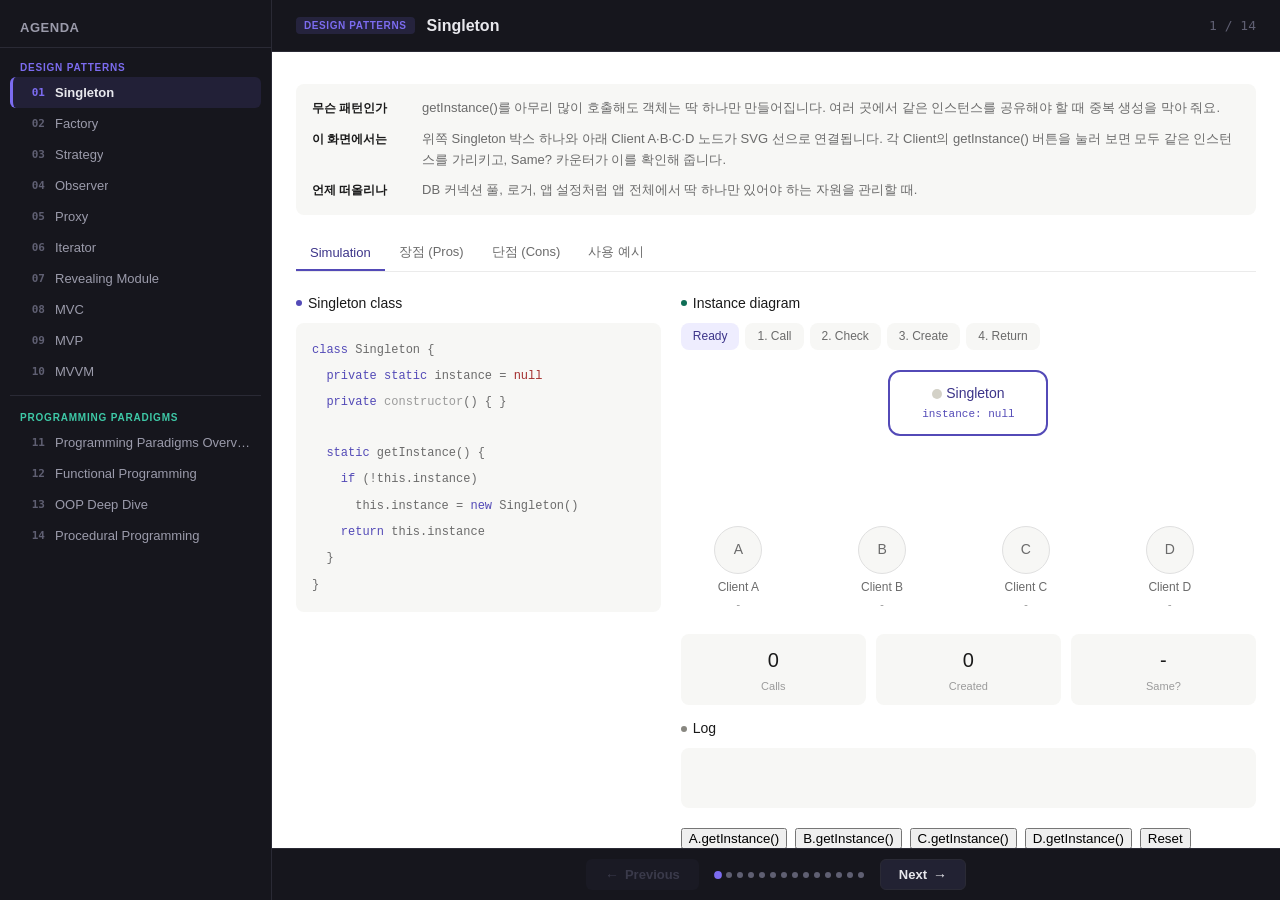
<file: design-programming/index.html>
<!DOCTYPE html>
<html lang="ko">
<head>
  <meta charset="UTF-8">
  <meta name="viewport" content="width=device-width, initial-scale=1.0">
  <title>Design Patterns &amp; Programming Paradigms</title>
  <link rel="stylesheet" href="presentation/presentation.css">
</head>
<body>
  <div class="shell">
    <!-- ── Sidebar: Agenda ── -->
    <aside class="sidebar">
      <div class="sidebar-header">
        <div class="sidebar-title">Agenda</div>
      </div>
      <nav class="sidebar-list" aria-label="Topic agenda">
        <!-- JS가 manifest 기반으로 채움 -->
      </nav>
    </aside>

    <!-- ── Stage: Main content ── -->
    <main class="stage">
      <!-- Header -->
      <div class="stage-header">
        <div class="stage-header-left">
          <span class="stage-section-badge" data-section=""></span>
          <span class="stage-topic-title"></span>
        </div>
        <span class="stage-progress"></span>
      </div>

      <!-- Body (iframe) -->
      <div class="stage-body">
        <iframe class="stage-iframe" title="Topic content" sandbox="allow-scripts allow-same-origin"></iframe>
      </div>

      <!-- Footer: Navigation -->
      <div class="stage-footer">
        <button id="btn-prev" class="nav-btn" aria-label="Previous topic">
          <span class="arrow">&#8592;</span>
          <span>Previous</span>
        </button>
        <div class="nav-dots" aria-hidden="true"></div>
        <button id="btn-next" class="nav-btn" aria-label="Next topic">
          <span>Next</span>
          <span class="arrow">&#8594;</span>
        </button>
      </div>
    </main>
  </div>

  <script src="presentation/presentation-manifest.js"></script>
  <script src="presentation/presentation.js"></script>
</body>
</html>
</file>
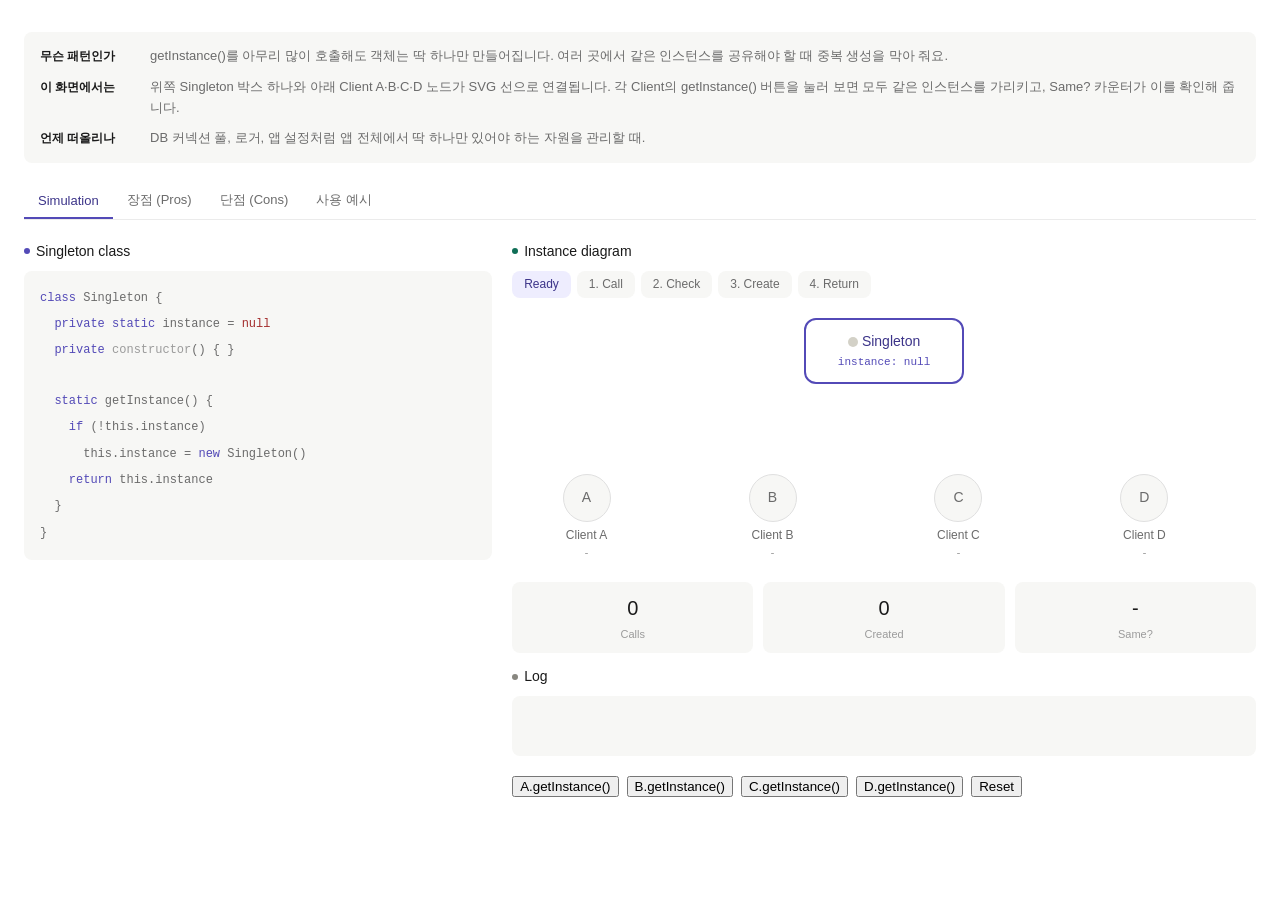
<file: design-programming/presentation/topics/01-singleton.html>
<!DOCTYPE html>
<html lang="ko">
<head>
  <meta charset="UTF-8">
  <meta name="viewport" content="width=device-width, initial-scale=1.0">
  <title>Singleton Pattern</title>
  <link rel="stylesheet" href="../topic-frame.css">
</head>
<body>
<h2 class="sr-only">Singleton pattern interactive explainer with easy Korean descriptions across four tabs.</h2>
<style>
*{box-sizing:border-box}
.tabs{display:flex;gap:0;border-bottom:0.5px solid var(--color-border-tertiary);margin-bottom:1.25rem;overflow-x:auto}
.tab{padding:8px 14px;font-size:13px;font-weight:500;color:var(--color-text-secondary);cursor:pointer;border-bottom:2px solid transparent;transition:all 0.3s;background:none;border-top:none;border-left:none;border-right:none;white-space:nowrap}
.tab:hover{color:var(--color-text-primary)}
.tab.active{color:#3C3489;border-bottom-color:#534AB7}
.pnl{display:none}.pnl.active{display:block}
.sec{margin-bottom:1.25rem}
.sec-title{font-size:14px;font-weight:500;color:var(--color-text-primary);margin-bottom:8px;display:flex;align-items:center;gap:6px}
.sec-dot{width:6px;height:6px;border-radius:50%;flex-shrink:0}
.cw{background:var(--color-background-secondary);border-radius:var(--border-radius-md);padding:14px 16px;font-family:var(--font-mono);font-size:12px;line-height:2.2;color:var(--color-text-secondary);overflow-x:auto;margin-bottom:10px}
.cl{display:flex;align-items:baseline;min-height:24px;transition:background 0.5s;border-radius:3px;padding:0 4px;margin:0 -4px}
.cl.hl{background:#EEEDFE}.cl.hlg{background:#E1F5EE}.cl.hlr{background:#FCEBEB}
.ct{white-space:pre;flex-shrink:0}
.ca{margin-left:12px;font-family:var(--font-sans);font-size:11px;opacity:0;transition:opacity 1s;white-space:nowrap;flex-shrink:0}
.ca.show{opacity:1}
.cap{color:#534AB7}.cag{color:#085041}.car{color:#791F1F}
.kw{color:#534AB7}.vl{color:#0F6E56}.nl{color:#A32D2D}.cm{color:var(--color-text-tertiary)}.sv{color:#BA7517}
.viz-area{position:relative;height:260px;margin:12px 0}
.sbox{position:absolute;left:50%;top:8px;transform:translateX(-50%);width:160px;text-align:center;z-index:2}
.srect{background:var(--color-background-primary);border:2px solid #534AB7;border-radius:var(--border-radius-lg);padding:10px 12px;transition:all 0.6s}
.srect.active{box-shadow:0 0 0 4px #EEEDFE}
.slbl{font-size:14px;font-weight:500;color:#3C3489}
.sid{font-family:var(--font-mono);font-size:11px;color:#534AB7;margin-top:2px}
.idot{width:10px;height:10px;border-radius:50%;background:#D3D1C7;display:inline-block;vertical-align:middle;margin-right:4px;transition:background 0.8s}
.idot.on{background:#1D9E75}
.cn{position:absolute;bottom:8px;width:100px;text-align:center}
.cc{width:48px;height:48px;border-radius:50%;background:var(--color-background-secondary);border:0.5px solid var(--color-border-secondary);display:flex;align-items:center;justify-content:center;margin:0 auto 4px;font-size:14px;font-weight:500;color:var(--color-text-secondary);cursor:pointer;transition:all 0.5s}
.cc:hover{border-color:#0F6E56;color:#085041;background:#E1F5EE}
.cc.linked{border-color:#0F6E56;background:#E1F5EE;color:#085041}
.cc.calling{border-color:#534AB7;background:#EEEDFE;color:#3C3489}
.cnn{font-size:12px;color:var(--color-text-secondary)}
.cnr{font-family:var(--font-mono);font-size:10px;color:var(--color-text-tertiary);margin-top:1px}
svg.conn{position:absolute;inset:0;width:100%;height:100%;pointer-events:none;z-index:1}
svg.conn line{stroke:#1D9E75;stroke-width:1.5;stroke-dasharray:6 4;opacity:0;transition:opacity 1s}
svg.conn line.show{opacity:0.6}
.pills{display:flex;gap:6px;margin-bottom:12px;flex-wrap:wrap}
.pill{font-size:12px;padding:4px 12px;border-radius:var(--border-radius-md);background:var(--color-background-secondary);color:var(--color-text-secondary);transition:all 0.5s}
.pill.active{background:#EEEDFE;color:#3C3489}.pill.done{background:#E1F5EE;color:#085041}
.sts{display:grid;grid-template-columns:repeat(3,minmax(0,1fr));gap:10px;margin:12px 0}
.stc{background:var(--color-background-secondary);border-radius:var(--border-radius-md);padding:10px 12px;text-align:center}
.stn{font-size:20px;font-weight:500;color:var(--color-text-primary)}
.stl{font-size:11px;color:var(--color-text-tertiary);margin-top:2px}
.lga{background:var(--color-background-secondary);border-radius:var(--border-radius-md);padding:10px 14px;min-height:60px;max-height:200px;overflow-y:auto;font-family:var(--font-mono);font-size:11px;line-height:2;color:var(--color-text-secondary)}
.ll{display:flex;gap:6px;align-items:baseline}
.tg{display:inline-block;font-size:10px;padding:1px 7px;border-radius:var(--border-radius-md);font-weight:500}
.tgn{background:#E1F5EE;color:#085041}.tgc{background:#EEEDFE;color:#3C3489}.tgk{background:#FAEEDA;color:#633806}
.btns{display:flex;gap:8px;flex-wrap:wrap}
.btns button:disabled{opacity:0.4;cursor:not-allowed}
.dnav{display:flex;gap:8px;flex-wrap:wrap;margin-bottom:12px}
.dbtn{padding:6px 14px;font-size:12px;border-radius:var(--border-radius-md);background:var(--color-background-secondary);color:var(--color-text-secondary);border:0.5px solid var(--color-border-tertiary);cursor:pointer;transition:all 0.3s}
.dbtn:hover{border-color:var(--color-border-secondary)}
.dbtn.ag{background:#E1F5EE;color:#085041;border-color:#0F6E56}
.dbtn.ar{background:#FCEBEB;color:#791F1F;border-color:#A32D2D}
.dsc{font-size:13px;color:var(--color-text-secondary);line-height:1.7;padding:10px 14px;background:var(--color-background-secondary);border-radius:var(--border-radius-md);min-height:40px;opacity:0;transition:opacity 0.8s}
.dsc.show{opacity:1}

.intro-block{background:var(--color-background-secondary);border-radius:var(--border-radius-md);padding:14px 16px;margin-bottom:1.25rem;display:flex;flex-direction:column;gap:10px}
.intro-item{display:flex;gap:10px;align-items:baseline}
.intro-label{font-size:12px;font-weight:600;color:var(--color-text-primary);white-space:nowrap;min-width:100px;flex-shrink:0}
.intro-text{font-size:13px;color:var(--color-text-secondary);line-height:1.6}

.sim-row{display:flex;gap:1.25rem;align-items:flex-start}
.sim-row>.sec{flex:1;min-width:0;margin-bottom:0}
.sim-row>.sec:first-child{flex:0 0 38%;max-width:38%}
.sim-row>.sec:last-child{flex:1}
@media(max-width:860px){.sim-row{flex-direction:column}.sim-row>.sec:first-child{flex:1;max-width:100%}}



</style>

<div style="padding:0.5rem 0">
<div class="intro-block">
  <div class="intro-item"><span class="intro-label">무슨 패턴인가</span><span class="intro-text">getInstance()를 아무리 많이 호출해도 객체는 딱 하나만 만들어집니다. 여러 곳에서 같은 인스턴스를 공유해야 할 때 중복 생성을 막아 줘요.</span></div>
  <div class="intro-item"><span class="intro-label">이 화면에서는</span><span class="intro-text">위쪽 Singleton 박스 하나와 아래 Client A·B·C·D 노드가 SVG 선으로 연결됩니다. 각 Client의 getInstance() 버튼을 눌러 보면 모두 같은 인스턴스를 가리키고, Same? 카운터가 이를 확인해 줍니다.</span></div>
  <div class="intro-item"><span class="intro-label">언제 떠올리나</span><span class="intro-text">DB 커넥션 풀, 로거, 앱 설정처럼 앱 전체에서 딱 하나만 있어야 하는 자원을 관리할 때.</span></div>
</div>
<div class="tabs">
  <button class="tab active" onclick="sw('sim')">Simulation</button>
  <button class="tab" onclick="sw('pro')">장점 (Pros)</button>
  <button class="tab" onclick="sw('con')">단점 (Cons)</button>
  <button class="tab" onclick="sw('use')">사용 예시</button>
</div>

<div class="pnl active" id="p-sim">
<div class="sim-row">
<div class="sec">
  <div class="sec-title"><span class="sec-dot" style="background:#534AB7"></span>Singleton class</div>
  <div class="cw">
    <div class="cl" id="cl-0"><span class="ct"><span class="kw">class</span> Singleton {</span></div>
    <div class="cl" id="cl-1"><span class="ct">  <span class="kw">private static</span> instance = <span id="c-val" class="nl">null</span></span><span class="ca cap" id="an-1"></span></div>
    <div class="cl" id="cl-2"><span class="ct">  <span class="kw">private</span> <span class="cm">constructor</span>() { }</span><span class="ca cap" id="an-2"></span></div>
    <div class="cl" id="cl-3"><span class="ct"></span></div>
    <div class="cl" id="cl-4"><span class="ct">  <span class="kw">static</span> getInstance() {</span><span class="ca cap" id="an-4"></span></div>
    <div class="cl" id="cl-5"><span class="ct">    <span class="kw">if</span> (!this.instance)</span><span class="ca cap" id="an-5"></span></div>
    <div class="cl" id="cl-6"><span class="ct">      this.instance = <span class="kw">new</span> Singleton()</span><span class="ca cap" id="an-6"></span></div>
    <div class="cl" id="cl-7"><span class="ct">    <span class="kw">return</span> this.instance</span><span class="ca cap" id="an-7"></span></div>
    <div class="cl" id="cl-8"><span class="ct">  }</span></div>
    <div class="cl" id="cl-9"><span class="ct">}</span></div>
  </div>
</div>
<div class="sec">
  <div class="sec-title"><span class="sec-dot" style="background:#0F6E56"></span>Instance diagram</div>
  <div class="pills" id="steps"><div class="pill active" data-s="0">Ready</div><div class="pill" data-s="1">1. Call</div><div class="pill" data-s="2">2. Check</div><div class="pill" data-s="3">3. Create</div><div class="pill" data-s="4">4. Return</div></div>
  <div style="position:relative">
    <div class="viz-area" id="viz">
      <div class="sbox"><div class="srect" id="sg-rect"><div class="slbl"><span class="idot" id="sg-ind"></span>Singleton</div><div class="sid" id="sg-id">instance: null</div></div></div>
      <div class="cn" style="left:calc(10% - 50px)" id="cn-A"><div class="cc" onclick="req('A')">A</div><div class="cnn">Client A</div><div class="cnr" id="ref-A">-</div></div>
      <div class="cn" style="left:calc(35% - 50px)" id="cn-B"><div class="cc" onclick="req('B')">B</div><div class="cnn">Client B</div><div class="cnr" id="ref-B">-</div></div>
      <div class="cn" style="left:calc(60% - 50px)" id="cn-C"><div class="cc" onclick="req('C')">C</div><div class="cnn">Client C</div><div class="cnr" id="ref-C">-</div></div>
      <div class="cn" style="left:calc(85% - 50px)" id="cn-D"><div class="cc" onclick="req('D')">D</div><div class="cnn">Client D</div><div class="cnr" id="ref-D">-</div></div>
      <svg class="conn" id="svg-conn"><line id="ln-A"/><line id="ln-B"/><line id="ln-C"/><line id="ln-D"/></svg>
    </div>
  </div>
<div class="sts"><div class="stc"><div class="stn" id="s-calls">0</div><div class="stl">Calls</div></div><div class="stc"><div class="stn" id="s-created">0</div><div class="stl">Created</div></div><div class="stc"><div class="stn" id="s-same">-</div><div class="stl">Same?</div></div></div>
<div class="sec"><div class="sec-title"><span class="sec-dot" style="background:#888780"></span>Log</div><div class="lga" id="logbox"></div></div>
<div class="btns"><button id="btn-A" onclick="req('A')">A.getInstance()</button><button id="btn-B" onclick="req('B')">B.getInstance()</button><button id="btn-C" onclick="req('C')">C.getInstance()</button><button id="btn-D" onclick="req('D')">D.getInstance()</button><button id="btn-reset" onclick="doReset()">Reset</button></div>
</div>
</div>
</div>

<div class="pnl" id="p-pro">
<div class="sec"><div class="sec-title"><span class="sec-dot" style="background:#1D9E75"></span>장점 코드 데모</div>
<div class="dnav" id="pro-nav">
  <button class="dbtn ag" onclick="proDem(0,this)">인스턴스 보장</button>
  <button class="dbtn" onclick="proDem(1,this)">전역 접근점</button>
  <button class="dbtn" onclick="proDem(2,this)">리소스 절약</button>
  <button class="dbtn" onclick="proDem(3,this)">지연 초기화</button>
</div>
<div class="cw" id="pro-code"></div>
<div class="dsc" id="pro-desc"></div>
</div>
<div style="margin-top:8px"><button onclick="runPro()">실행해보기</button></div>
</div>

<div class="pnl" id="p-con">
<div class="sec"><div class="sec-title"><span class="sec-dot" style="background:#A32D2D"></span>단점 코드 데모</div>
<div class="dnav" id="con-nav">
  <button class="dbtn ar" onclick="conDem(0,this)">테스트 어려움</button>
  <button class="dbtn" onclick="conDem(1,this)">숨겨진 의존성</button>
  <button class="dbtn" onclick="conDem(2,this)">쓰레드 안전</button>
  <button class="dbtn" onclick="conDem(3,this)">SRP 위반</button>
</div>
<div class="cw" id="con-code"></div>
<div class="dsc" id="con-desc"></div>
</div>
<div style="margin-top:8px"><button onclick="runCon()">실행해보기</button></div>
</div>

<div class="pnl" id="p-use">
<div class="sec"><div class="sec-title"><span class="sec-dot" style="background:#534AB7"></span>실제 사용 예시</div>
<div class="dnav" id="use-nav">
  <button class="dbtn ag" onclick="useDem(0,this)">DB 커넥션 풀</button>
  <button class="dbtn" onclick="useDem(1,this)">로거</button>
  <button class="dbtn" onclick="useDem(2,this)">설정 관리자</button>
  <button class="dbtn" onclick="useDem(3,this)">DI 대안</button>
</div>
<div class="cw" id="use-code"></div>
<div class="dsc" id="use-desc"></div>
</div>
<div style="margin-top:8px"><button onclick="runUse()">실행해보기</button></div>
</div>
</div>

<script>
var D=2400;
var proData=[
{lines:['const a = Singleton.getInstance()','const b = Singleton.getInstance()','const c = Singleton.getInstance()','','console.log(a === b)  // true','console.log(b === c)  // true','console.log(a === c)  // true'],
annos:['첫 호출 — 여기서 딱 1개 만들어짐','두 번째 — 아까 그 1개를 다시 줌','세 번째 — 또 그 1개를 줌','','같은 거 맞아? → 맞음!','이것도? → 맞음!','전부 같은 1개! 절대 2개 안 생김'],
desc:'아무리 많이 불러도 객체는 딱 1개만 존재해요. 마치 회사에 프린터가 1대뿐인 것과 같아요 — 누가 쓰든 같은 프린터를 씁니다.',hl:'hlg'},
{lines:['// 어떤 파일에서든 바로 접근 가능','// ── userService.ts','const cfg = Config.getInstance()','cfg.get("dbHost")','','// ── orderService.ts','const cfg = Config.getInstance()','cfg.get("dbHost")  // 같은 값'],
annos:['','파일 A에서 사용','이 한 줄이면 끝! 전달 필요 없음','설정값 바로 읽기','','완전 다른 파일 B에서도','똑같이 한 줄로 접근!','같은 설정을 보고 있어요'],
desc:'어디서든 getInstance() 한 줄이면 바로 쓸 수 있어요. 다른 파일에 일일이 넘겨줄 필요가 없어서 코드가 깔끔해집니다.',hl:'hlg'},
{lines:['// DB 커넥션 풀 — 만드는 데 시간이 오래 걸림','class DBPool {','  private connections = []','  constructor() {','    // 10개 커넥션 준비 (~500ms 소요)','  }','}','','// 싱글톤이면 이 무거운 작업을 딱 1번만!','DBPool.getInstance() // 500ms (첫 번째)','DBPool.getInstance() // 0ms  (두 번째부터)'],
annos:['','','커넥션 10개짜리 큰 객체','','만들 때마다 0.5초씩 걸림','','','','','처음만 0.5초 기다리면 됨','그 다음부터는 공짜!'],
desc:'만드는 데 오래 걸리는 객체를 매번 새로 만들면 낭비예요. 싱글톤은 처음 1번만 만들고, 그 다음부터는 만들어둔 걸 바로 꺼내 씁니다. 시간도 메모리도 아낄 수 있어요.',hl:'hlg'},
{lines:['// 앱이 켜질 때 → 아직 아무것도 안 만듦','class HeavyService {','  static instance = null','  static getInstance() {','    if (!this.instance)','      this.instance = new HeavyService()','    return this.instance','  }','}','','// 한참 뒤, 진짜 필요할 때 비로소 만듦','HeavyService.getInstance()'],
annos:['앱 시작할 때 부담 제로!','','처음엔 비어있는 상태','','','필요한 바로 그 순간에만!','','','','','안 쓸 수도 있는 걸 미리 안 만들어요','이때 처음 생성! 효율적!'],
desc:'앱이 켜질 때 무거운 객체를 미리 다 만들면 시작이 느려져요. 싱글톤은 "진짜 쓸 때" 만들어서 앱 시작 속도를 빠르게 유지합니다.',hl:'hlg'}
];

var conData=[
{lines:['// 테스트 A에서 값을 바꿈','const s = Singleton.getInstance()','s.value = "test-A"','','// 테스트 B — 깨끗한 상태여야 하는데...','const s = Singleton.getInstance()','console.log(s.value)','// 원하는 결과: undefined (깨끗)','// 실제 결과: "test-A" (오염됨!)'],
annos:['','','테스트 A가 값을 바꿔버림','','','같은 객체가 돌아옴!','"test-A"가 그대로 남아있음!','깨끗해야 하는데...','다른 테스트의 찌꺼기가 남아요'],
desc:'싱글톤은 앱 전체에서 1개라서, 테스트 A가 바꾼 값이 테스트 B에도 남아있어요. 마치 시험지를 지우개로 안 지우고 다음 사람에게 넘기는 것과 같아요.',hl:'hlr'},
{lines:['class OrderService {','  processOrder() {','    // 겉에서 보면 DB 쓰는지 전혀 모름!','    const db = DB.getInstance()','    db.save(order)','  }','}','','// 밖에서 이 클래스를 볼 때...','new OrderService()  // DB가 필요한지 안 보임!'],
annos:['','','밖에서는 안 보이는 의존성!','코드 안쪽에 숨어있음','몰래 DB를 쓰고 있어요','','','','','이 클래스가 뭘 필요로 하는지 감춰짐'],
desc:'싱글톤을 쓰면 "이 클래스가 뭘 필요로 하는지" 겉에서 안 보여요. 설명서 없는 기계 같아서, 코드를 열어봐야만 어떤 부품이 필요한지 알 수 있어요.',hl:'hlr'},
{lines:['// 쓰레드 1          쓰레드 2','if(!instance)','  // 아직 안 만들었네...','                    if(!instance)','                      // 나도 null이네!','  instance = new S()  // 1번 생성','                    instance = new S() // 2번 생성!','','// 결과: 1개여야 할 객체가 2개 생겨버림!'],
annos:['동시에 두 명이 들어옴','1번: 아직 없네? 만들자','','2번: 나도 확인해보니 없네?','','1번이 하나 만듦','2번도 하나 만듦! 큰일!','','싱글톤이 깨져버렸어요!'],
desc:'두 쓰레드가 "동시에" 들어오면 둘 다 "아직 없네?"라고 판단해서 각각 만들어버려요. 화장실 문에 잠금장치가 없으면 두 명이 동시에 들어가는 것과 같아요. 잠금장치(synchronized)가 필요합니다.',hl:'hlr'},
{lines:['class Logger {','  // 원래 할 일: 로그 기록하기','  log(msg) { /* ... */ }','  error(msg) { /* ... */ }','','  // 원래 할 일이 아닌 것: 자기 자신 관리','  private static instance = null','  static getInstance() { /* ... */ }','}','','// 한 클래스가 두 가지 역할을 동시에!'],
annos:['','본업: 로그 기록','','','','부업: 내가 1개인지 스스로 감시?','이건 내 일이 아닌데...','두 가지 일을 한꺼번에','','','역할이 너무 많아요!'],
desc:'싱글톤 클래스는 "본래 할 일"과 "자기가 1개인지 관리하는 일" 두 가지를 동시에 해요. 마치 요리사가 요리도 하면서 식당 관리까지 하는 것과 같아요. 역할을 나누는 게 더 좋습니다.',hl:'hlr'}
];

var useData=[
{lines:['class DBPool {','  private pool: Connection[] = []','  private constructor() {','    for(let i=0; i<10; i++)','      this.pool.push(new Connection())','  }','  getConn() { return this.pool.pop() }','  release(c) { this.pool.push(c) }','}','','// 앱 전체가 이 하나의 풀을 같이 씀','DBPool.getInstance().getConn()'],
annos:['','커넥션 10개짜리 풀','','커넥션을 하나씩 준비','','','필요하면 하나 빌려감','다 쓰면 돌려놓음','','','풀이 2개면 커넥션 20개 → 낭비!','1개만 만들어서 함께 공유!'],
desc:'DB 연결은 개수 제한이 있어요. 풀을 여러 개 만들면 제한을 금방 초과해요. 싱글톤으로 딱 1개의 풀만 만들고, 모두가 같이 쓰면 안전합니다.',hl:'hlg'},
{lines:['class Logger {','  private logFile: FileHandle','  log(level, msg) {','    this.logFile.write(','      `[${level}] ${timestamp()} ${msg}`','    )','  }','}','','// 어떤 모듈이든 같은 로거에 기록','Logger.getInstance().log("INFO", "started")'],
annos:['','로그 파일 하나를 관리','','','깔끔한 포맷으로 기록','','','','','로거가 여러 개면 로그가 뒤죽박죽','하나로 통일하면 깔끔!'],
desc:'일기장이 여러 권이면 나중에 찾기 힘들죠? 로거도 마찬가지예요. 하나의 로거가 모든 기록을 담당하면 로그가 깔끔하게 정리됩니다.',hl:'hlg'},
{lines:['class Config {','  private data: Map','  private constructor() {','    this.data = loadFromEnv()','  }','  get(key) { return this.data.get(key) }','}','','// 모든 모듈이 같은 설정을 바라봄','Config.getInstance().get("apiKey")'],
annos:['','설정값 저장소','','환경변수에서 한 번만 읽어옴','','키로 설정값 꺼내기','','','따로 읽으면 서로 다른 값이 될 수도!','전부 같은 설정을 보니까 안심!'],
desc:'설정 파일을 각 모듈이 따로 읽으면 "나는 A 버전, 너는 B 버전" 같은 엇갈림이 생길 수 있어요. 싱글톤으로 한 번만 읽고 전체가 공유하면 항상 같은 설정을 씁니다.',hl:'hlg'},
{lines:['// Spring이나 NestJS 같은 프레임워크 방식','// 싱글톤을 직접 만들지 않아도 됨!','','@Injectable({ scope: Scope.DEFAULT })','class UserService {','  constructor(','    private db: DBService  // 여기에 적으면 끝!','  ) {}','}','','// 프레임워크가 알아서 1개만 만들어줌','// getInstance() 같은 코드가 필요 없음!'],
annos:['','프레임워크한테 맡기자!','','이 한 줄이 "1개만 만들어줘"란 뜻','그냥 평범한 클래스','','필요한 것을 여기에 명시!','','','','내가 안 해도 프레임워크가 해줌','코드가 훨씬 깔끔해져요'],
desc:'Spring이나 NestJS 같은 프레임워크를 쓰면, 싱글톤을 직접 만들 필요가 없어요. "이거 1개만 만들어줘"라고 프레임워크에 말하면 끝! 코드도 깔끔하고 테스트도 쉬워집니다.',hl:'hlg'}
];

var curPro=0,curCon=0,curUse=0,demoR=false;

function buildHTML(data,idx,prefix,colorCls){
var d=data[idx];var html='';
for(var i=0;i<d.lines.length;i++){
html+='<div class="cl" id="'+prefix+'-'+i+'"><span class="ct">'+d.lines[i]+'</span><span class="ca '+colorCls+'" id="'+prefix+'-a-'+i+'"></span></div>';
}return html;
}
function renderCode(target,data,idx,colorCls){document.getElementById(target).innerHTML=buildHTML(data,idx,target,colorCls)}
function renderDesc(target,data,idx){var el=document.getElementById(target);el.textContent=data[idx].desc;el.classList.remove('show');requestAnimationFrame(function(){requestAnimationFrame(function(){el.classList.add('show')})})}

function proDem(i,btn){curPro=i;document.querySelectorAll('#pro-nav .dbtn').forEach(function(b){b.className='dbtn'});btn.className='dbtn ag';renderCode('pro-code',proData,i,'cag');renderDesc('pro-desc',proData,i)}
function conDem(i,btn){curCon=i;document.querySelectorAll('#con-nav .dbtn').forEach(function(b){b.className='dbtn'});btn.className='dbtn ar';renderCode('con-code',conData,i,'car');renderDesc('con-desc',conData,i)}
function useDem(i,btn){curUse=i;document.querySelectorAll('#use-nav .dbtn').forEach(function(b){b.className='dbtn'});btn.className='dbtn ag';renderCode('use-code',useData,i,'cag');renderDesc('use-desc',useData,i)}

function sl(ms){return new Promise(function(r){setTimeout(r,ms)})}

async function animCode(prefix,data,idx){
if(demoR)return;demoR=true;
var d=data[idx];
for(var i=0;i<d.lines.length;i++){
var line=document.getElementById(prefix+'-'+i);
var anno=document.getElementById(prefix+'-a-'+i);
if(!d.annos[i]||d.annos[i]===''){await sl(200);continue}
line.classList.add(d.hl);
anno.textContent='\u2190 '+d.annos[i];
(function(a){requestAnimationFrame(function(){requestAnimationFrame(function(){a.classList.add('show')})})})(anno);
await sl(1800);
}demoR=false;
}
function runPro(){animCode('pro-code',proData,curPro)}
function runCon(){animCode('con-code',conData,curCon)}
function runUse(){animCode('use-code',useData,curUse)}

renderCode('pro-code',proData,0,'cag');renderDesc('pro-desc',proData,0);
renderCode('con-code',conData,0,'car');renderDesc('con-desc',conData,0);
renderCode('use-code',useData,0,'cag');renderDesc('use-desc',useData,0);

function sw(id){document.querySelectorAll('.tab').forEach(function(t){t.classList.remove('active')});document.querySelectorAll('.pnl').forEach(function(p){p.classList.remove('active')});document.querySelector('[onclick="sw(\''+id+'\')"]').classList.add('active');document.getElementById('p-'+id).classList.add('active');if(id==='sim')setTimeout(drawLines,50)}

var inst=null,calls=0,created=0,linked=new Set(),running=false;
var logbox=document.getElementById('logbox');
function setStep(n){document.querySelectorAll('.pill').forEach(function(p){var s=parseInt(p.dataset.s);if(!isNaN(s))p.className='pill'+(s===n?' active':(s<n?' done':''))})}
function clearHL(){for(var i=0;i<=9;i++){var e=document.getElementById('cl-'+i);if(e)e.classList.remove('hl')}['an-1','an-2','an-4','an-5','an-6','an-7'].forEach(function(id){var el=document.getElementById(id);if(el){el.classList.remove('show');el.textContent=''}})}
function hlLine(n,txt){clearHL();var e=document.getElementById('cl-'+n);if(e)e.classList.add('hl');var a=document.getElementById('an-'+n);if(a&&txt){a.textContent='\u2190 '+txt;requestAnimationFrame(function(){requestAnimationFrame(function(){a.classList.add('show')})})}}
function addLog(msg,type){var d=document.createElement('div');d.className='ll';var tg=document.createElement('span');tg.className='tg '+(type==='new'?'tgn':type==='cached'?'tgc':'tgk');tg.textContent=type==='new'?'NEW':type==='cached'?'CACHED':'CHECK';var tx=document.createElement('span');tx.textContent=msg;d.appendChild(tg);d.appendChild(tx);logbox.appendChild(d);logbox.scrollTop=logbox.scrollHeight}
function updateStats(){document.getElementById('s-calls').textContent=calls;document.getElementById('s-created').textContent=created;document.getElementById('s-same').textContent=calls>1?(created===1?'Yes':'No'):'-'}
function updateSG(){var ind=document.getElementById('sg-ind');var sid=document.getElementById('sg-id');var cv=document.getElementById('c-val');var rect=document.getElementById('sg-rect');if(inst){ind.classList.add('on');sid.textContent='Singleton@1';cv.textContent='Singleton@1';cv.className='vl';rect.classList.add('active')}else{ind.classList.remove('on');sid.textContent='instance: null';cv.textContent='null';cv.className='nl';rect.classList.remove('active')}}
function drawLines(){var viz=document.getElementById('viz');if(!viz)return;var vr=viz.getBoundingClientRect();var sr=document.getElementById('sg-rect');if(!sr)return;var srr=sr.getBoundingClientRect();var sx=srr.left+srr.width/2-vr.left,sy=srr.top+srr.height-vr.top;['A','B','C','D'].forEach(function(n){var cn=document.getElementById('cn-'+n);if(!cn)return;var cr=cn.querySelector('.cc').getBoundingClientRect();var cx=cr.left+cr.width/2-vr.left,cy=cr.top-vr.top;var ln=document.getElementById('ln-'+n);ln.setAttribute('x1',sx);ln.setAttribute('y1',sy);ln.setAttribute('x2',cx);ln.setAttribute('y2',cy);if(linked.has(n)){ln.classList.add('show');cn.querySelector('.cc').classList.add('linked')}else{ln.classList.remove('show');cn.querySelector('.cc').classList.remove('linked')}})}
function setBtns(d){['btn-A','btn-B','btn-C','btn-D','btn-reset'].forEach(function(id){var e=document.getElementById(id);if(e)e.disabled=d});document.querySelectorAll('#p-sim .cc').forEach(function(c){c.style.pointerEvents=d?'none':'auto'})}

async function req(name){
if(running)return;running=true;setBtns(true);calls++;
var circle=document.getElementById('cn-'+name).querySelector('.cc');
circle.classList.add('calling');var isNew=!inst;
setStep(1);hlLine(4,'Client '+name+' 호출 — private라서 new는 못 씀!');addLog('Client '+name+' \u2192 getInstance()','check');await sl(D);
setStep(2);
if(isNew){hlLine(5,'아직 만든 적 없음! null 상태');addLog('instance === null \u2192 true','check')}
else{hlLine(5,'이미 있네! 새로 만들 필요 없음');addLog('instance === null \u2192 false','cached')}
await sl(D);
setStep(3);
if(isNew){inst={id:1};created++;hlLine(6,'지금 딱 1개 만듦! 이후로는 절대 안 만듦');addLog('new Singleton() \u2192 Singleton@1','new');updateSG()}
else{hlLine(6,'이 줄은 건너뜀! 이미 있으니까');addLog('Skip \u2192 reuse Singleton@1','cached')}
await sl(D);
setStep(4);
if(isNew)hlLine(7,'만든 걸 Client '+name+'에게 전달!');
else hlLine(7,'아까 그거 Client '+name+'에게도 전달!');
addLog('return Singleton@1 \u2192 Client '+name,'cached');
circle.classList.remove('calling');linked.add(name);
['A','B','C','D'].forEach(function(n){document.getElementById('ref-'+n).textContent=linked.has(n)?'@1':'-'});
updateStats();drawLines();await sl(D/2);running=false;setBtns(false)}

function doReset(){inst=null;calls=0;created=0;linked.clear();running=false;logbox.innerHTML='';setStep(0);clearHL();updateSG();updateStats();['A','B','C','D'].forEach(function(n){document.getElementById('ref-'+n).textContent='-';document.getElementById('ln-'+n).classList.remove('show');var c=document.getElementById('cn-'+n).querySelector('.cc');c.classList.remove('linked','calling')});setBtns(false);drawLines()}

window.addEventListener('resize',drawLines);
setTimeout(drawLines,100);
</script>
</body>
</html>
</file>
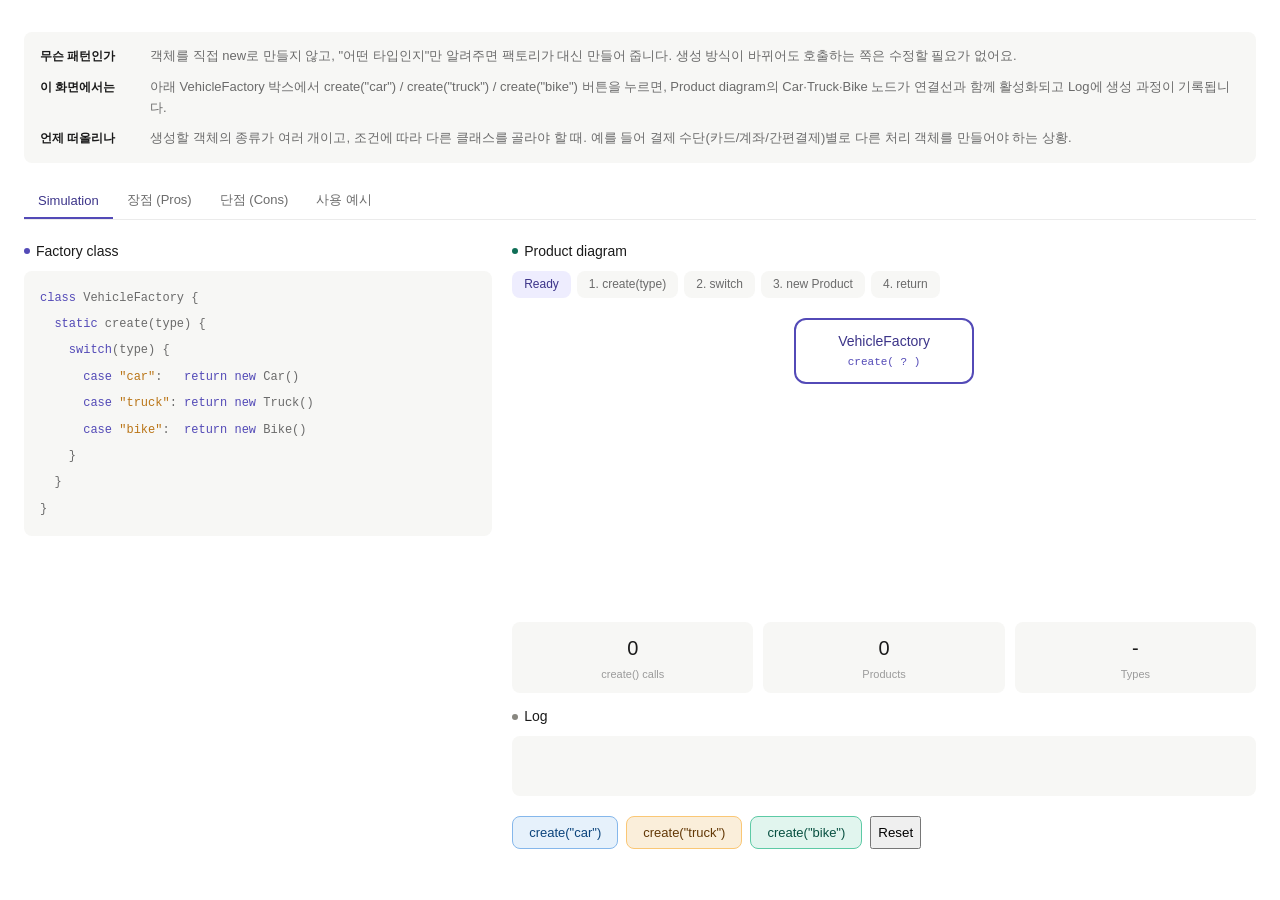
<file: design-programming/presentation/topics/02-factory.html>
<!DOCTYPE html>
<html lang="ko">
<head>
  <meta charset="UTF-8">
  <meta name="viewport" content="width=device-width, initial-scale=1.0">
  <title>Factory Pattern</title>
  <link rel="stylesheet" href="../topic-frame.css">
</head>
<body>
<h2 class="sr-only">Factory pattern interactive explainer with simulation, pros, cons, and use cases tabs in Korean.</h2>
<style>
*{box-sizing:border-box}
.tabs{display:flex;gap:0;border-bottom:0.5px solid var(--color-border-tertiary);margin-bottom:1.25rem;overflow-x:auto}
.tab{padding:8px 14px;font-size:13px;font-weight:500;color:var(--color-text-secondary);cursor:pointer;border-bottom:2px solid transparent;transition:all 0.3s;background:none;border-top:none;border-left:none;border-right:none;white-space:nowrap}
.tab:hover{color:var(--color-text-primary)}
.tab.active{color:#3C3489;border-bottom-color:#534AB7}
.pnl{display:none}.pnl.active{display:block}
.sec{margin-bottom:1.25rem}
.sec-title{font-size:14px;font-weight:500;color:var(--color-text-primary);margin-bottom:8px;display:flex;align-items:center;gap:6px}
.sec-dot{width:6px;height:6px;border-radius:50%;flex-shrink:0}
.cw{background:var(--color-background-secondary);border-radius:var(--border-radius-md);padding:14px 16px;font-family:var(--font-mono);font-size:12px;line-height:2.2;color:var(--color-text-secondary);overflow-x:auto;margin-bottom:10px}
.cl{display:flex;align-items:baseline;min-height:24px;transition:background 0.5s;border-radius:3px;padding:0 4px;margin:0 -4px}
.cl.hl{background:#EEEDFE}.cl.hlg{background:#E1F5EE}.cl.hlr{background:#FCEBEB}
.ct{white-space:pre;flex-shrink:0}
.ca{margin-left:12px;font-family:var(--font-sans);font-size:11px;opacity:0;transition:opacity 1s;white-space:nowrap;flex-shrink:0}
.ca.show{opacity:1}
.cap{color:#534AB7}.cag{color:#085041}.car{color:#791F1F}
.kw{color:#534AB7}.vl{color:#0F6E56}.nl{color:#A32D2D}.cm{color:var(--color-text-tertiary)}.sv{color:#BA7517}

.viz-area{position:relative;height:300px;margin:12px 0}
.fbox{position:absolute;left:50%;top:8px;transform:translateX(-50%);width:180px;text-align:center;z-index:2}
.frect{background:var(--color-background-primary);border:2px solid #534AB7;border-radius:var(--border-radius-lg);padding:10px 12px;transition:all 0.6s}
.frect.active{box-shadow:0 0 0 4px #EEEDFE}
.flbl{font-size:14px;font-weight:500;color:#3C3489}
.ftype{font-family:var(--font-mono);font-size:11px;color:#534AB7;margin-top:2px;min-height:14px}

.product{position:absolute;bottom:8px;width:110px;text-align:center;opacity:0;transition:opacity 0.8s,transform 0.5s;transform:translateY(10px)}
.product.show{opacity:1;transform:translateY(0)}
.pbox{width:56px;height:56px;border-radius:var(--border-radius-lg);display:flex;align-items:center;justify-content:center;margin:0 auto 4px;font-size:18px;font-weight:500;transition:all 0.5s}
.pname{font-size:12px;color:var(--color-text-secondary)}
.pref{font-family:var(--font-mono);font-size:10px;color:var(--color-text-tertiary);margin-top:1px}

.order-btns{display:flex;gap:8px;flex-wrap:wrap;margin-bottom:12px}
.obtn{padding:8px 16px;font-size:13px;border-radius:var(--border-radius-md);cursor:pointer;transition:all 0.3s;border:0.5px solid var(--color-border-tertiary);background:var(--color-background-secondary);color:var(--color-text-secondary)}
.obtn:hover{border-color:var(--color-border-secondary)}
.obtn:disabled{opacity:0.4;cursor:not-allowed}
.obtn.car-btn{background:#E6F1FB;color:#0C447C;border-color:#85B7EB}
.obtn.truck-btn{background:#FAEEDA;color:#633806;border-color:#FAC775}
.obtn.bike-btn{background:#E1F5EE;color:#085041;border-color:#5DCAA5}

svg.conn{position:absolute;inset:0;width:100%;height:100%;pointer-events:none;z-index:1}
svg.conn line{stroke-width:1.5;stroke-dasharray:6 4;opacity:0;transition:opacity 0.8s}
svg.conn line.show{opacity:0.6}

.pills{display:flex;gap:6px;margin-bottom:12px;flex-wrap:wrap}
.pill{font-size:12px;padding:4px 12px;border-radius:var(--border-radius-md);background:var(--color-background-secondary);color:var(--color-text-secondary);transition:all 0.5s}
.pill.active{background:#EEEDFE;color:#3C3489}.pill.done{background:#E1F5EE;color:#085041}
.sts{display:grid;grid-template-columns:repeat(3,minmax(0,1fr));gap:10px;margin:12px 0}
.stc{background:var(--color-background-secondary);border-radius:var(--border-radius-md);padding:10px 12px;text-align:center}
.stn{font-size:20px;font-weight:500;color:var(--color-text-primary)}
.stl{font-size:11px;color:var(--color-text-tertiary);margin-top:2px}
.lga{background:var(--color-background-secondary);border-radius:var(--border-radius-md);padding:10px 14px;min-height:60px;max-height:200px;overflow-y:auto;font-family:var(--font-mono);font-size:11px;line-height:2;color:var(--color-text-secondary)}
.ll{display:flex;gap:6px;align-items:baseline}
.tg{display:inline-block;font-size:10px;padding:1px 7px;border-radius:var(--border-radius-md);font-weight:500}
.tgn{background:#E1F5EE;color:#085041}.tgc{background:#EEEDFE;color:#3C3489}.tgk{background:#FAEEDA;color:#633806}
.btns{display:flex;gap:8px;flex-wrap:wrap}
.btns button:disabled{opacity:0.4;cursor:not-allowed}
.dnav{display:flex;gap:8px;flex-wrap:wrap;margin-bottom:12px}
.dbtn{padding:6px 14px;font-size:12px;border-radius:var(--border-radius-md);background:var(--color-background-secondary);color:var(--color-text-secondary);border:0.5px solid var(--color-border-tertiary);cursor:pointer;transition:all 0.3s}
.dbtn:hover{border-color:var(--color-border-secondary)}
.dbtn.ag{background:#E1F5EE;color:#085041;border-color:#0F6E56}
.dbtn.ar{background:#FCEBEB;color:#791F1F;border-color:#A32D2D}
.dsc{font-size:13px;color:var(--color-text-secondary);line-height:1.7;padding:10px 14px;background:var(--color-background-secondary);border-radius:var(--border-radius-md);min-height:40px;opacity:0;transition:opacity 0.8s}
.dsc.show{opacity:1}

.intro-block{background:var(--color-background-secondary);border-radius:var(--border-radius-md);padding:14px 16px;margin-bottom:1.25rem;display:flex;flex-direction:column;gap:10px}
.intro-item{display:flex;gap:10px;align-items:baseline}
.intro-label{font-size:12px;font-weight:600;color:var(--color-text-primary);white-space:nowrap;min-width:100px;flex-shrink:0}
.intro-text{font-size:13px;color:var(--color-text-secondary);line-height:1.6}

.sim-row{display:flex;gap:1.25rem;align-items:flex-start}
.sim-row>.sec{flex:1;min-width:0;margin-bottom:0}
.sim-row>.sec:first-child{flex:0 0 38%;max-width:38%}
.sim-row>.sec:last-child{flex:1}
@media(max-width:860px){.sim-row{flex-direction:column}.sim-row>.sec:first-child{flex:1;max-width:100%}}



</style>

<div style="padding:0.5rem 0">
<div class="intro-block">
  <div class="intro-item"><span class="intro-label">무슨 패턴인가</span><span class="intro-text">객체를 직접 new로 만들지 않고, "어떤 타입인지"만 알려주면 팩토리가 대신 만들어 줍니다. 생성 방식이 바뀌어도 호출하는 쪽은 수정할 필요가 없어요.</span></div>
  <div class="intro-item"><span class="intro-label">이 화면에서는</span><span class="intro-text">아래 VehicleFactory 박스에서 create("car") / create("truck") / create("bike") 버튼을 누르면, Product diagram의 Car·Truck·Bike 노드가 연결선과 함께 활성화되고 Log에 생성 과정이 기록됩니다.</span></div>
  <div class="intro-item"><span class="intro-label">언제 떠올리나</span><span class="intro-text">생성할 객체의 종류가 여러 개이고, 조건에 따라 다른 클래스를 골라야 할 때. 예를 들어 결제 수단(카드/계좌/간편결제)별로 다른 처리 객체를 만들어야 하는 상황.</span></div>
</div>
<div class="tabs">
  <button class="tab active" onclick="sw('sim')">Simulation</button>
  <button class="tab" onclick="sw('pro')">장점 (Pros)</button>
  <button class="tab" onclick="sw('con')">단점 (Cons)</button>
  <button class="tab" onclick="sw('use')">사용 예시</button>
</div>

<div class="pnl active" id="p-sim">
<div class="sim-row">
<div class="sec">
  <div class="sec-title"><span class="sec-dot" style="background:#534AB7"></span>Factory class</div>
  <div class="cw">
    <div class="cl" id="cl-0"><span class="ct"><span class="kw">class</span> VehicleFactory {</span></div>
    <div class="cl" id="cl-1"><span class="ct">  <span class="kw">static</span> create(type) {</span><span class="ca cap" id="an-1"></span></div>
    <div class="cl" id="cl-2"><span class="ct">    <span class="kw">switch</span>(type) {</span><span class="ca cap" id="an-2"></span></div>
    <div class="cl" id="cl-3"><span class="ct">      <span class="kw">case</span> <span class="sv">"car"</span>:   <span class="kw">return new</span> Car()</span><span class="ca cap" id="an-3"></span></div>
    <div class="cl" id="cl-4"><span class="ct">      <span class="kw">case</span> <span class="sv">"truck"</span>: <span class="kw">return new</span> Truck()</span><span class="ca cap" id="an-4"></span></div>
    <div class="cl" id="cl-5"><span class="ct">      <span class="kw">case</span> <span class="sv">"bike"</span>:  <span class="kw">return new</span> Bike()</span><span class="ca cap" id="an-5"></span></div>
    <div class="cl" id="cl-6"><span class="ct">    }</span></div>
    <div class="cl" id="cl-7"><span class="ct">  }</span></div>
    <div class="cl" id="cl-8"><span class="ct">}</span></div>
  </div>
</div>
<div class="sec">
  <div class="sec-title"><span class="sec-dot" style="background:#0F6E56"></span>Product diagram</div>
  <div class="pills" id="steps"><div class="pill active" data-s="0">Ready</div><div class="pill" data-s="1">1. create(type)</div><div class="pill" data-s="2">2. switch</div><div class="pill" data-s="3">3. new Product</div><div class="pill" data-s="4">4. return</div></div>
  <div style="position:relative">
    <div class="viz-area" id="viz">
      <div class="fbox"><div class="frect" id="f-rect"><div class="flbl">VehicleFactory</div><div class="ftype" id="f-type">create( ? )</div></div></div>
      <div class="product" id="pd-0" style="left:calc(15% - 55px)"><div class="pbox" style="background:#E6F1FB;color:#0C447C;border:0.5px solid #85B7EB">Car</div><div class="pname">Car</div><div class="pref" id="pr-0"></div></div>
      <div class="product" id="pd-1" style="left:calc(50% - 55px)"><div class="pbox" style="background:#FAEEDA;color:#633806;border:0.5px solid #FAC775">Trk</div><div class="pname">Truck</div><div class="pref" id="pr-1"></div></div>
      <div class="product" id="pd-2" style="left:calc(85% - 55px)"><div class="pbox" style="background:#E1F5EE;color:#085041;border:0.5px solid #5DCAA5">Bike</div><div class="pname">Bike</div><div class="pref" id="pr-2"></div></div>
      <svg class="conn" id="svg-conn">
        <line id="ln-0" stroke="#378ADD"/><line id="ln-1" stroke="#BA7517"/><line id="ln-2" stroke="#1D9E75"/>
      </svg>
    </div>
  </div>
<div class="sts">
  <div class="stc"><div class="stn" id="s-calls">0</div><div class="stl">create() calls</div></div>
  <div class="stc"><div class="stn" id="s-products">0</div><div class="stl">Products</div></div>
  <div class="stc"><div class="stn" id="s-types">-</div><div class="stl">Types</div></div>
</div>
<div class="sec"><div class="sec-title"><span class="sec-dot" style="background:#888780"></span>Log</div><div class="lga" id="logbox"></div></div>
<div class="btns">
  <button class="obtn car-btn" id="btn-car" onclick="req('car')">create("car")</button>
  <button class="obtn truck-btn" id="btn-truck" onclick="req('truck')">create("truck")</button>
  <button class="obtn bike-btn" id="btn-bike" onclick="req('bike')">create("bike")</button>
  <button id="btn-reset" onclick="doReset()">Reset</button>
</div>
</div>
</div>
</div>

<div class="pnl" id="p-pro">
<div class="sec"><div class="sec-title"><span class="sec-dot" style="background:#1D9E75"></span>장점 코드 데모</div>
<div class="dnav" id="pro-nav">
  <button class="dbtn ag" onclick="proDem(0,this)">생성 로직 캡슐화</button>
  <button class="dbtn" onclick="proDem(1,this)">느슨한 결합</button>
  <button class="dbtn" onclick="proDem(2,this)">확장이 쉬움</button>
  <button class="dbtn" onclick="proDem(3,this)">코드 중복 제거</button>
</div>
<div class="cw" id="pro-code"></div>
<div class="dsc" id="pro-desc"></div>
</div>
<div style="margin-top:8px"><button onclick="runPro()">실행해보기</button></div>
</div>

<div class="pnl" id="p-con">
<div class="sec"><div class="sec-title"><span class="sec-dot" style="background:#A32D2D"></span>단점 코드 데모</div>
<div class="dnav" id="con-nav">
  <button class="dbtn ar" onclick="conDem(0,this)">클래스 수 증가</button>
  <button class="dbtn" onclick="conDem(1,this)">복잡도 증가</button>
  <button class="dbtn" onclick="conDem(2,this)">switch 의존</button>
  <button class="dbtn" onclick="conDem(3,this)">과도한 추상화</button>
</div>
<div class="cw" id="con-code"></div>
<div class="dsc" id="con-desc"></div>
</div>
<div style="margin-top:8px"><button onclick="runCon()">실행해보기</button></div>
</div>

<div class="pnl" id="p-use">
<div class="sec"><div class="sec-title"><span class="sec-dot" style="background:#534AB7"></span>실제 사용 예시</div>
<div class="dnav" id="use-nav">
  <button class="dbtn ag" onclick="useDem(0,this)">UI 컴포넌트</button>
  <button class="dbtn" onclick="useDem(1,this)">결제 시스템</button>
  <button class="dbtn" onclick="useDem(2,this)">문서 변환기</button>
  <button class="dbtn" onclick="useDem(3,this)">Abstract Factory</button>
</div>
<div class="cw" id="use-code"></div>
<div class="dsc" id="use-desc"></div>
</div>
<div style="margin-top:8px"><button onclick="runUse()">실행해보기</button></div>
</div>
</div>

<script>
var D=2400;
var proData=[
{lines:['// 호출하는 쪽은 만드는 방법을 몰라도 됨','const car = VehicleFactory.create("car")','','// Car가 내부적으로 뭘 하는지 신경 안 씀','// 엔진 초기화? 바퀴 장착? 팩토리가 알아서!','car.drive()','','// 나중에 Car 생성 방식이 바뀌어도','// 이 코드는 고칠 필요 없음!'],
annos:['"만들어줘"라고 주문만 하면 됨!','타입만 말하면 완제품이 나옴','','내부 조립 과정은 팩토리 담당','엔진, 바퀴... 복잡한 건 숨겨짐','그냥 쓰기만 하면 됨','','팩토리 안만 고치면 됨','호출하는 쪽은 변경 제로!'],
desc:'음식점에서 "파스타 주세요"라고 하면 끝이죠? 주방에서 어떻게 만드는지 알 필요 없어요. 팩토리도 마찬가지로, "car 만들어줘"하면 완성품이 나옵니다.',hl:'hlg'},
{lines:['// 호출하는 쪽은 구체 클래스를 모름','function deliverPackage(type) {','  const vehicle = VehicleFactory.create(type)','  vehicle.drive()','  vehicle.load(package)','}','','// Car든 Truck이든 Bike든 상관없음','// Vehicle 인터페이스만 알면 됨!'],
annos:['','어떤 탈것이 올지 모르지만','팩토리가 적절한 걸 골라줌','뭐가 오든 drive()는 있음','뭐가 오든 load()도 있음','','','구체적인 클래스에 안 묶여 있어요','인터페이스만 믿으면 됨!'],
desc:'택배 기사가 "오늘은 트럭, 내일은 바이크"로 바뀌어도 배달은 똑같이 해요. 팩토리를 쓰면 코드도 마찬가지로 — 어떤 객체가 오든 같은 방식으로 쓸 수 있어요.',hl:'hlg'},
{lines:['// 새 탈것 추가? 팩토리에 한 줄만 추가!','class VehicleFactory {','  static create(type) {','    switch(type) {','      case "car":   return new Car()','      case "truck": return new Truck()','      case "bike":  return new Bike()','      case "bus":   return new Bus()  // 새로!','    }','  }','}'],
annos:['','','','','기존 코드 그대로','기존 코드 그대로','기존 코드 그대로','이 한 줄만 추가하면 끝!','','','기존 코드 안 건드림!'],
desc:'레고 블록 추가하듯이 새 제품을 넣을 수 있어요. 기존 코드는 손대지 않고, 팩토리에 한 줄만 추가하면 새 타입이 바로 동작합니다.',hl:'hlg'},
{lines:['// 팩토리 없이 — 곳곳에 생성 코드가 중복','// ── fileA.ts','const car = new Car("v8", 4, "auto", true)','','// ── fileB.ts','const car = new Car("v8", 4, "auto", true)','','// 팩토리 있으면 — 한 곳에서만 관리','const car = VehicleFactory.create("car")','// 생성 옵션이 바뀌면 팩토리만 수정!'],
annos:['','','긴 파라미터를 직접 적어야 함','','','똑같은 코드를 또 씀... 중복!','','','깔끔! 옵션은 팩토리가 관리','한 곳만 고치면 전체 반영!'],
desc:'같은 레시피를 여러 곳에 적어두면, 레시피가 바뀔 때 전부 고쳐야 해요. 팩토리에 레시피를 한 곳에 모아두면 거기만 고치면 됩니다.',hl:'hlg'}
];

var conData=[
{lines:['// 제품이 늘어날수록 클래스도 늘어남','// Vehicle (인터페이스)','// ├── Car','// ├── Truck','// ├── Bike','// ├── Bus','// ├── Scooter','// └── Van','// + VehicleFactory','// = 총 8개 클래스!'],
annos:['','부모 1개','자식 1','자식 2','자식 3','자식 4','자식 5','자식 6','팩토리까지 1개 더','제품마다 클래스가 하나씩 늘어나요'],
desc:'제품 종류가 많아지면 클래스 수도 같이 늘어나요. 마치 메뉴가 늘어날 때마다 전담 요리사를 한 명씩 고용하는 것과 같아요.',hl:'hlr'},
{lines:['// 간단한 객체인데도 팩토리를 만들면','class PointFactory {','  static create(x, y) {','    return new Point(x, y)','  }','}','','// 이러면 그냥 new가 더 명확함','const p = new Point(3, 5)','// 팩토리가 오히려 한 단계 더 감쌈'],
annos:['','','','그냥 new 감싸기만 한 건데...','','','','','이게 훨씬 직관적!','불필요한 추상화 = 복잡도만 증가'],
desc:'단순한 객체까지 팩토리로 만들면 오히려 코드가 복잡해져요. 종이 한 장 접는데 접는 기계를 만드는 격이에요. 팩토리는 생성이 복잡할 때만 쓰세요.',hl:'hlr'},
{lines:['class VehicleFactory {','  static create(type) {','    switch(type) {','      case "car":   return new Car()','      case "truck": return new Truck()','      // 새 타입 추가할 때마다','      // 여기를 수정해야 함!','    }','  }','}','// 개방-폐쇄 원칙(OCP)에 어긋남!'],
annos:['','','switch문이 점점 길어짐','','','','팩토리 코드를 매번 열어야 해요','','','','기존 코드 수정 없이 확장이 이상적인데...'],
desc:'switch문이 길어지면 관리가 힘들어져요. 새 메뉴를 추가할 때마다 주방 전체를 리모델링하는 느낌이에요. 이걸 해결하려면 Registry 패턴이나 Map으로 개선할 수 있어요.',hl:'hlr'},
{lines:['// 제품이 1~2종류뿐인데 팩토리를 쓰면','class NotificationFactory {','  static create(type) {','    if (type === "email")','      return new EmailNotification()','    // ... 끝? 이게 다?','  }','}','','// 1개짜리 팩토리 = 불필요한 계층','// 그냥 직접 만드는 게 나음'],
annos:['','','','하나밖에 없는데...','','팩토리 치고 너무 허전','','','','쓸데없이 한 단계 더 감싼 꼴','new EmailNotification()이 더 나아요'],
desc:'종류가 1~2개뿐이면 팩토리가 오히려 짐이에요. 카페에 메뉴가 아메리카노 하나인데 주문 시스템을 만드는 격이에요. 종류가 3개 이상일 때 팩토리가 빛납니다.',hl:'hlr'}
];

var useData=[
{lines:['class ComponentFactory {','  static create(type, props) {','    switch(type) {','      case "button": return new Button(props)','      case "input":  return new Input(props)','      case "card":   return new Card(props)','    }','  }','}','','// JSON 설정으로 화면을 동적으로 구성!','config.forEach(c => ComponentFactory.create(c.type, c.props))'],
annos:['','타입과 옵션을 받아서','','버튼 생성','입력창 생성','카드 생성','','','','','설정 파일만 바꾸면 화면이 바뀜!','반복문 한 줄로 전체 UI 구성'],
desc:'관리자 화면처럼 설정으로 UI를 동적으로 만들 때 딱이에요. JSON에 "button, input, card" 순서만 적으면 팩토리가 알아서 화면을 조립해줍니다.',hl:'hlg'},
{lines:['class PaymentFactory {','  static create(method) {','    switch(method) {','      case "card":   return new CardPayment()','      case "kakao":  return new KakaoPay()','      case "naver":  return new NaverPay()','    }','  }','}','','// 결제 수단이 바뀌어도 주문 로직은 그대로','const pay = PaymentFactory.create(userChoice)','pay.process(amount)'],
annos:['','결제 수단 이름만 받아서','','카드 결제','카카오페이','네이버페이','','','','','어떤 결제든 process()로 통일!','사용자가 고른 걸 그대로 넘기면 끝','결제 처리!'],
desc:'쇼핑몰에서 결제 수단을 고르면 팩토리가 맞는 결제 객체를 만들어줘요. 새 결제 수단(토스페이 등)이 추가돼도 주문 코드는 건드릴 필요 없어요.',hl:'hlg'},
{lines:['class ExporterFactory {','  static create(format) {','    switch(format) {','      case "pdf":  return new PdfExporter()','      case "xlsx": return new ExcelExporter()','      case "csv":  return new CsvExporter()','    }','  }','}','','// "다운로드" 버튼에서 포맷만 선택하면 끝','const exp = ExporterFactory.create(userFormat)','exp.export(data)'],
annos:['','포맷 이름만 받으면','','PDF 내보내기','엑셀 내보내기','CSV 내보내기','','','','','사용자가 고른 포맷을 전달','팩토리가 맞는 변환기를 줌','어떤 포맷이든 export()로 통일!'],
desc:'"PDF로 다운로드", "엑셀로 다운로드" 버튼을 누르면 팩토리가 맞는 변환기를 만들어줘요. 새 포맷이 추가되면 팩토리에 한 줄만 추가하면 됩니다.',hl:'hlg'},
{lines:['// Abstract Factory: 관련 객체를 묶어서 생성','class DarkThemeFactory {','  createButton() { return new DarkButton() }','  createInput()  { return new DarkInput() }','  createCard()   { return new DarkCard() }','}','','class LightThemeFactory {','  createButton() { return new LightButton() }','  createInput()  { return new LightInput() }','}','// 테마만 바꾸면 모든 UI가 한꺼번에 바뀜!'],
annos:['팩토리의 업그레이드 버전!','다크 모드용 팩토리','다크 버튼','다크 입력창','다크 카드','','','라이트 모드용 팩토리','라이트 버튼','라이트 입력창','','팩토리 하나만 교체 → 전체 테마 변경!'],
desc:'Abstract Factory는 관련 있는 객체들을 묶어서 만들어요. 다크 모드 ↔ 라이트 모드처럼 "세트 교체"가 필요할 때 사용합니다. 팩토리 하나만 바꾸면 모든 UI가 한꺼번에 바뀌어요.',hl:'hlg'}
];

var curPro=0,curCon=0,curUse=0,demoR=false;

function buildHTML(data,idx,prefix,colorCls){
var d=data[idx];var html='';
for(var i=0;i<d.lines.length;i++){
html+='<div class="cl" id="'+prefix+'-'+i+'"><span class="ct">'+d.lines[i]+'</span><span class="ca '+colorCls+'" id="'+prefix+'-a-'+i+'"></span></div>';
}return html;
}
function renderCode(target,data,idx,colorCls){document.getElementById(target).innerHTML=buildHTML(data,idx,target,colorCls)}
function renderDesc(target,data,idx){var el=document.getElementById(target);el.textContent=data[idx].desc;el.classList.remove('show');requestAnimationFrame(function(){requestAnimationFrame(function(){el.classList.add('show')})})}
function proDem(i,btn){curPro=i;document.querySelectorAll('#pro-nav .dbtn').forEach(function(b){b.className='dbtn'});btn.className='dbtn ag';renderCode('pro-code',proData,i,'cag');renderDesc('pro-desc',proData,i)}
function conDem(i,btn){curCon=i;document.querySelectorAll('#con-nav .dbtn').forEach(function(b){b.className='dbtn'});btn.className='dbtn ar';renderCode('con-code',conData,i,'car');renderDesc('con-desc',conData,i)}
function useDem(i,btn){curUse=i;document.querySelectorAll('#use-nav .dbtn').forEach(function(b){b.className='dbtn'});btn.className='dbtn ag';renderCode('use-code',useData,i,'cag');renderDesc('use-desc',useData,i)}
function sl(ms){return new Promise(function(r){setTimeout(r,ms)})}
async function animCode(prefix,data,idx){
if(demoR)return;demoR=true;var d=data[idx];
for(var i=0;i<d.lines.length;i++){
var line=document.getElementById(prefix+'-'+i);var anno=document.getElementById(prefix+'-a-'+i);
if(!d.annos[i]||d.annos[i]===''){await sl(200);continue}
line.classList.add(d.hl);anno.textContent='\u2190 '+d.annos[i];
(function(a){requestAnimationFrame(function(){requestAnimationFrame(function(){a.classList.add('show')})})})(anno);
await sl(1800);
}demoR=false;
}
function runPro(){animCode('pro-code',proData,curPro)}
function runCon(){animCode('con-code',conData,curCon)}
function runUse(){animCode('use-code',useData,curUse)}
renderCode('pro-code',proData,0,'cag');renderDesc('pro-desc',proData,0);
renderCode('con-code',conData,0,'car');renderDesc('con-desc',conData,0);
renderCode('use-code',useData,0,'cag');renderDesc('use-desc',useData,0);

function sw(id){document.querySelectorAll('.tab').forEach(function(t){t.classList.remove('active')});document.querySelectorAll('.pnl').forEach(function(p){p.classList.remove('active')});document.querySelector('[onclick="sw(\''+id+'\')"]').classList.add('active');document.getElementById('p-'+id).classList.add('active');if(id==='sim')setTimeout(drawLines,50)}

var totalCalls=0,products=[],typeSet=new Set(),running=false;
var logbox=document.getElementById('logbox');
var colorMap={car:'#378ADD',truck:'#BA7517',bike:'#1D9E75'};
var idxMap={car:0,truck:1,bike:2};
var labelMap={car:'Car',truck:'Truck',bike:'Bike'};

function setStep(n){document.querySelectorAll('.pill').forEach(function(p){var s=parseInt(p.dataset.s);if(!isNaN(s))p.className='pill'+(s===n?' active':(s<n?' done':''))})}
function clearHL(){for(var i=0;i<=8;i++){var e=document.getElementById('cl-'+i);if(e)e.classList.remove('hl')}for(var j=1;j<=5;j++){var a=document.getElementById('an-'+j);if(a){a.classList.remove('show');a.textContent=''}}}
function hlLine(n,txt){clearHL();var e=document.getElementById('cl-'+n);if(e)e.classList.add('hl');var a=document.getElementById('an-'+n);if(a&&txt){a.textContent='\u2190 '+txt;requestAnimationFrame(function(){requestAnimationFrame(function(){a.classList.add('show')})})}}
function addLog(msg,type){var d=document.createElement('div');d.className='ll';var tg=document.createElement('span');tg.className='tg '+(type==='new'?'tgn':type==='cached'?'tgc':'tgk');tg.textContent=type==='new'?'NEW':type==='cached'?'CACHED':'CHECK';var tx=document.createElement('span');tx.textContent=msg;d.appendChild(tg);d.appendChild(tx);logbox.appendChild(d);logbox.scrollTop=logbox.scrollHeight}
function updateStats(){document.getElementById('s-calls').textContent=totalCalls;document.getElementById('s-products').textContent=products.length;var arr=[];typeSet.forEach(function(t){arr.push(t)});document.getElementById('s-types').textContent=arr.length>0?arr.join(', '):'-'}
function drawLines(){var viz=document.getElementById('viz');if(!viz)return;var vr=viz.getBoundingClientRect();var fr=document.getElementById('f-rect');if(!fr)return;var frr=fr.getBoundingClientRect();var fx=frr.left+frr.width/2-vr.left,fy=frr.top+frr.height-vr.top;[0,1,2].forEach(function(i){var pd=document.getElementById('pd-'+i);if(!pd)return;var pb=pd.querySelector('.pbox').getBoundingClientRect();var px=pb.left+pb.width/2-vr.left,py=pb.top-vr.top;var ln=document.getElementById('ln-'+i);ln.setAttribute('x1',fx);ln.setAttribute('y1',fy);ln.setAttribute('x2',px);ln.setAttribute('y2',py)})}
function setBtns(d){['btn-car','btn-truck','btn-bike','btn-reset'].forEach(function(id){var e=document.getElementById(id);if(e)e.disabled=d})}

async function req(type){
if(running)return;running=true;setBtns(true);totalCalls++;
var idx=idxMap[type];
document.getElementById('f-type').textContent='create("'+type+'")';
document.getElementById('f-rect').classList.add('active');

setStep(1);hlLine(1,'create("'+type+'") 호출됨!');addLog('VehicleFactory.create("'+type+'")','check');await sl(D);
setStep(2);hlLine(2,'type이 뭔지 확인 중...');addLog('switch("'+type+'") 실행','check');await sl(D);
var lineNum=3+idx;
setStep(3);hlLine(lineNum,'매칭! new '+labelMap[type]+'() 생성');addLog('new '+labelMap[type]+'() 생성','new');

var pd=document.getElementById('pd-'+idx);
pd.classList.add('show');
var ln=document.getElementById('ln-'+idx);
ln.classList.add('show');
products.push(type);typeSet.add(labelMap[type]);
var count=products.filter(function(p){return p===type}).length;
document.getElementById('pr-'+idx).textContent='x'+count;
await sl(D);

setStep(4);hlLine(1,labelMap[type]+' 객체를 돌려줌!');addLog('return '+labelMap[type]+' → 호출자에게 전달','cached');
updateStats();drawLines();
await sl(D/2);
document.getElementById('f-rect').classList.remove('active');
running=false;setBtns(false)}

function doReset(){totalCalls=0;products=[];typeSet.clear();running=false;logbox.innerHTML='';setStep(0);clearHL();
document.getElementById('f-type').textContent='create( ? )';
document.getElementById('f-rect').classList.remove('active');
updateStats();
[0,1,2].forEach(function(i){document.getElementById('pd-'+i).classList.remove('show');document.getElementById('ln-'+i).classList.remove('show');document.getElementById('pr-'+i).textContent=''});
setBtns(false);drawLines()}

window.addEventListener('resize',drawLines);
setTimeout(drawLines,100);
</script>
</body>
</html>
</file>
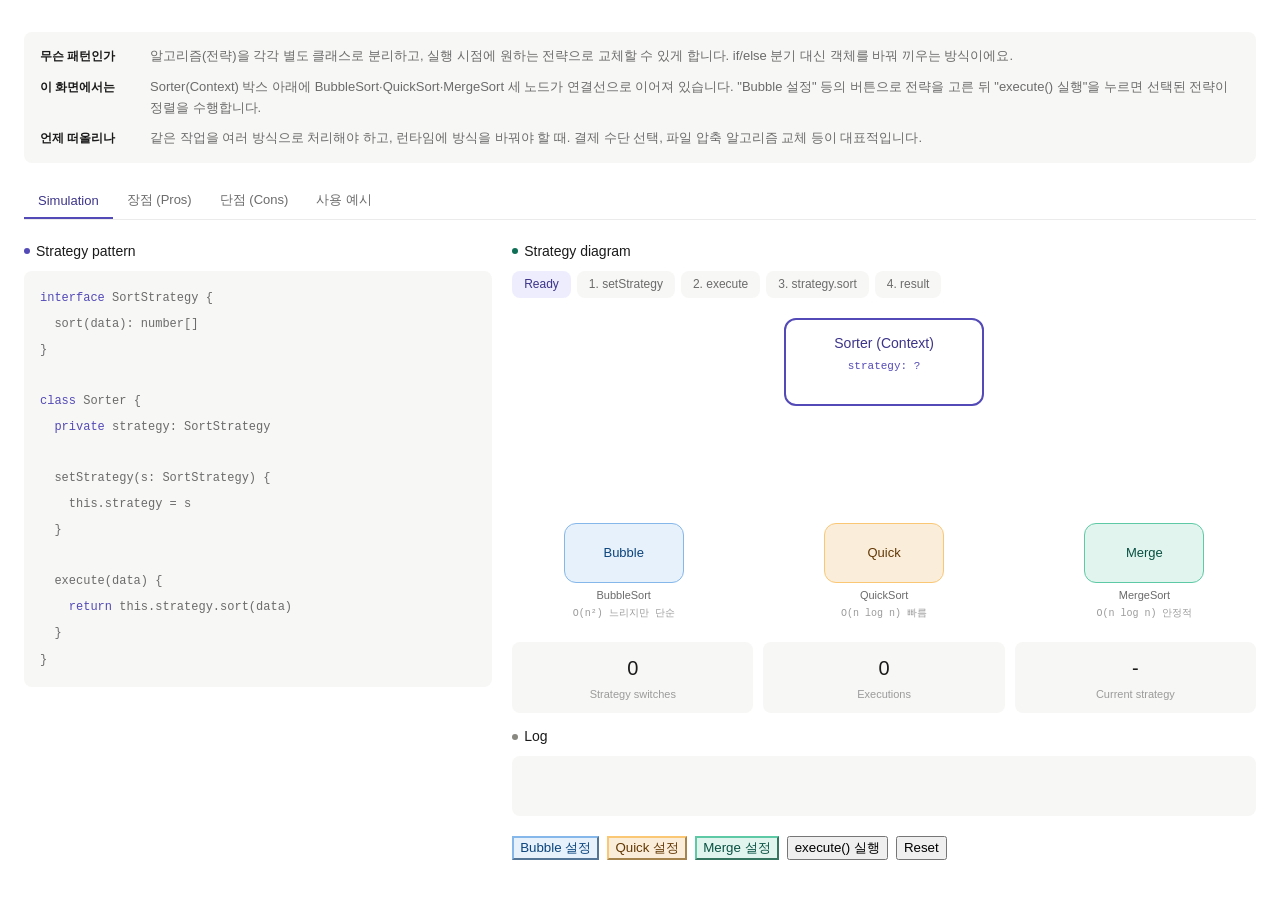
<file: design-programming/presentation/topics/03-strategy.html>
<!DOCTYPE html>
<html lang="ko">
<head>
  <meta charset="UTF-8">
  <meta name="viewport" content="width=device-width, initial-scale=1.0">
  <title>Strategy Pattern</title>
  <link rel="stylesheet" href="../topic-frame.css">
</head>
<body>
<h2 class="sr-only">Strategy pattern interactive explainer with simulation, pros, cons, and use cases tabs in Korean.</h2>
<style>
*{box-sizing:border-box}
.tabs{display:flex;gap:0;border-bottom:0.5px solid var(--color-border-tertiary);margin-bottom:1.25rem;overflow-x:auto}
.tab{padding:8px 14px;font-size:13px;font-weight:500;color:var(--color-text-secondary);cursor:pointer;border-bottom:2px solid transparent;transition:all 0.3s;background:none;border-top:none;border-left:none;border-right:none;white-space:nowrap}
.tab:hover{color:var(--color-text-primary)}
.tab.active{color:#3C3489;border-bottom-color:#534AB7}
.pnl{display:none}.pnl.active{display:block}
.sec{margin-bottom:1.25rem}
.sec-title{font-size:14px;font-weight:500;color:var(--color-text-primary);margin-bottom:8px;display:flex;align-items:center;gap:6px}
.sec-dot{width:6px;height:6px;border-radius:50%;flex-shrink:0}
.cw{background:var(--color-background-secondary);border-radius:var(--border-radius-md);padding:14px 16px;font-family:var(--font-mono);font-size:12px;line-height:2.2;color:var(--color-text-secondary);overflow-x:auto;margin-bottom:10px}
.cl{display:flex;align-items:baseline;min-height:24px;transition:background 0.5s;border-radius:3px;padding:0 4px;margin:0 -4px}
.cl.hl{background:#EEEDFE}.cl.hlg{background:#E1F5EE}.cl.hlr{background:#FCEBEB}
.ct{white-space:pre;flex-shrink:0}
.ca{margin-left:12px;font-family:var(--font-sans);font-size:11px;opacity:0;transition:opacity 1s;white-space:nowrap;flex-shrink:0}
.ca.show{opacity:1}
.cap{color:#534AB7}.cag{color:#085041}.car{color:#791F1F}
.kw{color:#534AB7}.vl{color:#0F6E56}.nl{color:#A32D2D}.cm{color:var(--color-text-tertiary)}.sv{color:#BA7517}

.viz-area{position:relative;height:320px;margin:12px 0}
.ctx-box{position:absolute;left:50%;top:8px;transform:translateX(-50%);width:200px;text-align:center;z-index:2}
.ctx-rect{background:var(--color-background-primary);border:2px solid #534AB7;border-radius:var(--border-radius-lg);padding:12px;transition:all 0.6s}
.ctx-rect.active{box-shadow:0 0 0 4px #EEEDFE}
.ctx-lbl{font-size:14px;font-weight:500;color:#3C3489}
.ctx-strat{font-family:var(--font-mono);font-size:11px;color:#534AB7;margin-top:4px;min-height:14px}
.ctx-result{font-family:var(--font-mono);font-size:11px;color:var(--color-text-tertiary);margin-top:2px;min-height:14px}

.strat-node{position:absolute;bottom:8px;width:120px;text-align:center;transition:all 0.5s}
.strat-box{height:60px;border-radius:var(--border-radius-lg);display:flex;align-items:center;justify-content:center;margin:0 auto 4px;font-size:13px;font-weight:500;transition:all 0.5s;border:0.5px solid;padding:0 10px}
.strat-box.selected{border-width:2px;transform:scale(1.05)}
.strat-name{font-size:11px;color:var(--color-text-secondary)}
.strat-desc{font-family:var(--font-mono);font-size:10px;color:var(--color-text-tertiary);margin-top:1px}

svg.conn{position:absolute;inset:0;width:100%;height:100%;pointer-events:none;z-index:1}
svg.conn line{stroke-width:1.5;opacity:0;transition:all 0.8s}
svg.conn line.active-line{opacity:0.7;stroke-dasharray:none}
svg.conn line.inactive-line{opacity:0.2;stroke-dasharray:6 4}

.pills{display:flex;gap:6px;margin-bottom:12px;flex-wrap:wrap}
.pill{font-size:12px;padding:4px 12px;border-radius:var(--border-radius-md);background:var(--color-background-secondary);color:var(--color-text-secondary);transition:all 0.5s}
.pill.active{background:#EEEDFE;color:#3C3489}.pill.done{background:#E1F5EE;color:#085041}
.sts{display:grid;grid-template-columns:repeat(3,minmax(0,1fr));gap:10px;margin:12px 0}
.stc{background:var(--color-background-secondary);border-radius:var(--border-radius-md);padding:10px 12px;text-align:center}
.stn{font-size:20px;font-weight:500;color:var(--color-text-primary)}
.stl{font-size:11px;color:var(--color-text-tertiary);margin-top:2px}
.lga{background:var(--color-background-secondary);border-radius:var(--border-radius-md);padding:10px 14px;min-height:60px;max-height:200px;overflow-y:auto;font-family:var(--font-mono);font-size:11px;line-height:2;color:var(--color-text-secondary)}
.ll{display:flex;gap:6px;align-items:baseline}
.tg{display:inline-block;font-size:10px;padding:1px 7px;border-radius:var(--border-radius-md);font-weight:500}
.tgn{background:#E1F5EE;color:#085041}.tgc{background:#EEEDFE;color:#3C3489}.tgk{background:#FAEEDA;color:#633806}.tgr{background:#FCEBEB;color:#791F1F}
.btns{display:flex;gap:8px;flex-wrap:wrap}
.btns button:disabled{opacity:0.4;cursor:not-allowed}
.dnav{display:flex;gap:8px;flex-wrap:wrap;margin-bottom:12px}
.dbtn{padding:6px 14px;font-size:12px;border-radius:var(--border-radius-md);background:var(--color-background-secondary);color:var(--color-text-secondary);border:0.5px solid var(--color-border-tertiary);cursor:pointer;transition:all 0.3s}
.dbtn:hover{border-color:var(--color-border-secondary)}
.dbtn.ag{background:#E1F5EE;color:#085041;border-color:#0F6E56}
.dbtn.ar{background:#FCEBEB;color:#791F1F;border-color:#A32D2D}
.dsc{font-size:13px;color:var(--color-text-secondary);line-height:1.7;padding:10px 14px;background:var(--color-background-secondary);border-radius:var(--border-radius-md);min-height:40px;opacity:0;transition:opacity 0.8s}
.dsc.show{opacity:1}

.intro-block{background:var(--color-background-secondary);border-radius:var(--border-radius-md);padding:14px 16px;margin-bottom:1.25rem;display:flex;flex-direction:column;gap:10px}
.intro-item{display:flex;gap:10px;align-items:baseline}
.intro-label{font-size:12px;font-weight:600;color:var(--color-text-primary);white-space:nowrap;min-width:100px;flex-shrink:0}
.intro-text{font-size:13px;color:var(--color-text-secondary);line-height:1.6}

.sim-row{display:flex;gap:1.25rem;align-items:flex-start}
.sim-row>.sec{flex:1;min-width:0;margin-bottom:0}
.sim-row>.sec:first-child{flex:0 0 38%;max-width:38%}
.sim-row>.sec:last-child{flex:1}
@media(max-width:860px){.sim-row{flex-direction:column}.sim-row>.sec:first-child{flex:1;max-width:100%}}



</style>

<div style="padding:0.5rem 0">
<div class="intro-block">
  <div class="intro-item"><span class="intro-label">무슨 패턴인가</span><span class="intro-text">알고리즘(전략)을 각각 별도 클래스로 분리하고, 실행 시점에 원하는 전략으로 교체할 수 있게 합니다. if/else 분기 대신 객체를 바꿔 끼우는 방식이에요.</span></div>
  <div class="intro-item"><span class="intro-label">이 화면에서는</span><span class="intro-text">Sorter(Context) 박스 아래에 BubbleSort·QuickSort·MergeSort 세 노드가 연결선으로 이어져 있습니다. "Bubble 설정" 등의 버튼으로 전략을 고른 뒤 "execute() 실행"을 누르면 선택된 전략이 정렬을 수행합니다.</span></div>
  <div class="intro-item"><span class="intro-label">언제 떠올리나</span><span class="intro-text">같은 작업을 여러 방식으로 처리해야 하고, 런타임에 방식을 바꿔야 할 때. 결제 수단 선택, 파일 압축 알고리즘 교체 등이 대표적입니다.</span></div>
</div>
<div class="tabs">
  <button class="tab active" onclick="sw('sim')">Simulation</button>
  <button class="tab" onclick="sw('pro')">장점 (Pros)</button>
  <button class="tab" onclick="sw('con')">단점 (Cons)</button>
  <button class="tab" onclick="sw('use')">사용 예시</button>
</div>

<div class="pnl active" id="p-sim">
<div class="sim-row">
<div class="sec">
  <div class="sec-title"><span class="sec-dot" style="background:#534AB7"></span>Strategy pattern</div>
  <div class="cw">
    <div class="cl" id="cl-0"><span class="ct"><span class="kw">interface</span> SortStrategy {</span></div>
    <div class="cl" id="cl-1"><span class="ct">  sort(data): number[]</span><span class="ca cap" id="an-1"></span></div>
    <div class="cl" id="cl-2"><span class="ct">}</span></div>
    <div class="cl" id="cl-3"><span class="ct"></span></div>
    <div class="cl" id="cl-4"><span class="ct"><span class="kw">class</span> Sorter {</span></div>
    <div class="cl" id="cl-5"><span class="ct">  <span class="kw">private</span> strategy: SortStrategy</span><span class="ca cap" id="an-5"></span></div>
    <div class="cl" id="cl-6"><span class="ct"></span></div>
    <div class="cl" id="cl-7"><span class="ct">  setStrategy(s: SortStrategy) {</span><span class="ca cap" id="an-7"></span></div>
    <div class="cl" id="cl-8"><span class="ct">    this.strategy = s</span><span class="ca cap" id="an-8"></span></div>
    <div class="cl" id="cl-9"><span class="ct">  }</span></div>
    <div class="cl" id="cl-10"><span class="ct"></span></div>
    <div class="cl" id="cl-11"><span class="ct">  execute(data) {</span><span class="ca cap" id="an-11"></span></div>
    <div class="cl" id="cl-12"><span class="ct">    <span class="kw">return</span> this.strategy.sort(data)</span><span class="ca cap" id="an-12"></span></div>
    <div class="cl" id="cl-13"><span class="ct">  }</span></div>
    <div class="cl" id="cl-14"><span class="ct">}</span></div>
  </div>
</div>
<div class="sec">
  <div class="sec-title"><span class="sec-dot" style="background:#0F6E56"></span>Strategy diagram</div>
  <div class="pills" id="steps"><div class="pill active" data-s="0">Ready</div><div class="pill" data-s="1">1. setStrategy</div><div class="pill" data-s="2">2. execute</div><div class="pill" data-s="3">3. strategy.sort</div><div class="pill" data-s="4">4. result</div></div>
  <div style="position:relative">
    <div class="viz-area" id="viz">
      <div class="ctx-box"><div class="ctx-rect" id="ctx-rect"><div class="ctx-lbl">Sorter (Context)</div><div class="ctx-strat" id="ctx-strat">strategy: ?</div><div class="ctx-result" id="ctx-result"></div></div></div>
      <div class="strat-node" style="left:calc(15% - 60px)" id="sn-0">
        <div class="strat-box" id="sb-0" style="background:#E6F1FB;color:#0C447C;border-color:#85B7EB">Bubble</div>
        <div class="strat-name">BubbleSort</div>
        <div class="strat-desc">O(n²) 느리지만 단순</div>
      </div>
      <div class="strat-node" style="left:calc(50% - 60px)" id="sn-1">
        <div class="strat-box" id="sb-1" style="background:#FAEEDA;color:#633806;border-color:#FAC775">Quick</div>
        <div class="strat-name">QuickSort</div>
        <div class="strat-desc">O(n log n) 빠름</div>
      </div>
      <div class="strat-node" style="left:calc(85% - 60px)" id="sn-2">
        <div class="strat-box" id="sb-2" style="background:#E1F5EE;color:#085041;border-color:#5DCAA5">Merge</div>
        <div class="strat-name">MergeSort</div>
        <div class="strat-desc">O(n log n) 안정적</div>
      </div>
      <svg class="conn" id="svg-conn"><line id="ln-0" stroke="#378ADD"/><line id="ln-1" stroke="#BA7517"/><line id="ln-2" stroke="#1D9E75"/></svg>
    </div>
  </div>
<div class="sts">
  <div class="stc"><div class="stn" id="s-switches">0</div><div class="stl">Strategy switches</div></div>
  <div class="stc"><div class="stn" id="s-executes">0</div><div class="stl">Executions</div></div>
  <div class="stc"><div class="stn" id="s-current">-</div><div class="stl">Current strategy</div></div>
</div>
<div class="sec"><div class="sec-title"><span class="sec-dot" style="background:#888780"></span>Log</div><div class="lga" id="logbox"></div></div>
<div class="btns">
  <button id="btn-0" onclick="req(0)" style="background:#E6F1FB;color:#0C447C;border-color:#85B7EB">Bubble 설정</button>
  <button id="btn-1" onclick="req(1)" style="background:#FAEEDA;color:#633806;border-color:#FAC775">Quick 설정</button>
  <button id="btn-2" onclick="req(2)" style="background:#E1F5EE;color:#085041;border-color:#5DCAA5">Merge 설정</button>
  <button id="btn-exec" onclick="execSort()">execute() 실행</button>
  <button id="btn-reset" onclick="doReset()">Reset</button>
</div>
</div>
</div>
</div>

<div class="pnl" id="p-pro">
<div class="sec"><div class="sec-title"><span class="sec-dot" style="background:#1D9E75"></span>장점 코드 데모</div>
<div class="dnav" id="pro-nav">
  <button class="dbtn ag" onclick="proDem(0,this)">런타임 교체</button>
  <button class="dbtn" onclick="proDem(1,this)">if/else 제거</button>
  <button class="dbtn" onclick="proDem(2,this)">독립적 테스트</button>
  <button class="dbtn" onclick="proDem(3,this)">전략 추가 쉬움</button>
</div>
<div class="cw" id="pro-code"></div>
<div class="dsc" id="pro-desc"></div>
</div>
<div style="margin-top:8px"><button onclick="runPro()">실행해보기</button></div>
</div>

<div class="pnl" id="p-con">
<div class="sec"><div class="sec-title"><span class="sec-dot" style="background:#A32D2D"></span>단점 코드 데모</div>
<div class="dnav" id="con-nav">
  <button class="dbtn ar" onclick="conDem(0,this)">클래스 수 증가</button>
  <button class="dbtn" onclick="conDem(1,this)">클라이언트가 알아야 함</button>
  <button class="dbtn" onclick="conDem(2,this)">통신 오버헤드</button>
  <button class="dbtn" onclick="conDem(3,this)">간단한 경우 과잉</button>
</div>
<div class="cw" id="con-code"></div>
<div class="dsc" id="con-desc"></div>
</div>
<div style="margin-top:8px"><button onclick="runCon()">실행해보기</button></div>
</div>

<div class="pnl" id="p-use">
<div class="sec"><div class="sec-title"><span class="sec-dot" style="background:#534AB7"></span>실제 사용 예시</div>
<div class="dnav" id="use-nav">
  <button class="dbtn ag" onclick="useDem(0,this)">결제 수단</button>
  <button class="dbtn" onclick="useDem(1,this)">압축 알고리즘</button>
  <button class="dbtn" onclick="useDem(2,this)">할인 정책</button>
  <button class="dbtn" onclick="useDem(3,this)">내비 경로</button>
</div>
<div class="cw" id="use-code"></div>
<div class="dsc" id="use-desc"></div>
</div>
<div style="margin-top:8px"><button onclick="runUse()">실행해보기</button></div>
</div>
</div>

<script>
var D=2400;
var names=['BubbleSort','QuickSort','MergeSort'];
var colors=['#378ADD','#BA7517','#1D9E75'];

var proData=[
{lines:['const sorter = new Sorter()','','// 상황에 따라 전략을 갈아끼움!','sorter.setStrategy(new BubbleSort())','sorter.execute(data)  // 버블정렬 실행','','// 데이터가 많아졌네? 전략 교체!','sorter.setStrategy(new QuickSort())','sorter.execute(data)  // 퀵정렬 실행','','// 같은 sorter인데 행동이 완전히 달라짐!'],
annos:['정렬기 하나 만들고','','','느린 버블 전략을 꽂음','버블 방식으로 정렬!','','코드 수정 없이 전략만 바꿈!','빠른 퀵 전략으로 교체','이번엔 퀵 방식으로 정렬!','','같은 객체, 다른 행동! 이게 전략 패턴!'],
desc:'TV 리모컨처럼 채널만 바꾸면 다른 방송이 나오듯, 전략만 바꾸면 같은 객체가 완전히 다르게 동작해요. 코드를 고칠 필요 없이 실행 중에 바꿀 수 있어요.',hl:'hlg'},
{lines:['// 전략 패턴 없이 — if/else 지옥','function sort(data, type) {','  if (type === "bubble") {','    // 버블정렬 코드 50줄...','  } else if (type === "quick") {','    // 퀵정렬 코드 80줄...','  } else if (type === "merge") {','    // 머지정렬 코드 60줄...','  }','  // 새 알고리즘 추가? else if 또 추가!','}','','// 전략 패턴이면 — 깔끔!','sorter.setStrategy(new QuickSort())'],
annos:['','하나의 함수에 전부 때려넣음','','50줄짜리 코드 덩어리...','','80줄짜리 또...','','60줄짜리 또또...','','끝이 없는 if/else 지옥!','','','전략별로 클래스를 나눠서 깔끔!','갈아끼우기만 하면 됨!'],
desc:'if/else가 계속 늘어나면 함수가 200줄, 300줄... 끝없이 커져요. 전략 패턴은 각 알고리즘을 별도 클래스로 분리해서, 함수 하나가 뚱뚱해지는 걸 막아줘요.',hl:'hlg'},
{lines:['// 각 전략을 독립적으로 테스트 가능!','','// BubbleSort만 따로 테스트','const bubble = new BubbleSort()','expect(bubble.sort([3,1,2])).toEqual([1,2,3])','','// QuickSort만 따로 테스트','const quick = new QuickSort()','expect(quick.sort([3,1,2])).toEqual([1,2,3])','','// Context(Sorter)와 분리되어 있어서','// 전략 하나가 고장나도 어딘지 바로 알 수 있음!'],
annos:['','','BubbleSort 클래스만 꺼내서 테스트','','통과!','','QuickSort 클래스만 꺼내서 테스트','','통과!','','전략이 분리되어 있으니까','버그가 어디 있는지 바로 찾을 수 있어요'],
desc:'레고 블록처럼 전략이 각각 독립적이라서, 하나씩 따로 테스트할 수 있어요. 어떤 전략이 고장났는지 바로 찾을 수 있습니다.',hl:'hlg'},
{lines:['// 새 정렬 알고리즘 추가? 클래스 하나만!','','class RadixSort implements SortStrategy {','  sort(data) {','    // 기수정렬 구현','    return sorted','  }','}','','// 기존 코드는 단 한 줄도 안 고침!','sorter.setStrategy(new RadixSort())','sorter.execute(data)  // 기수정렬 실행!'],
annos:['','','새 클래스를 만들기만 하면 됨!','인터페이스만 맞추면 OK','','','','','','Sorter 코드 수정 제로!','그냥 새 전략을 꽂으면 끝','바로 동작!'],
desc:'새 알고리즘을 추가할 때 기존 코드를 건드리지 않아요. 새 클래스 하나 만들고 꽂기만 하면 끝! 개방-폐쇄 원칙(OCP)을 자연스럽게 지킵니다.',hl:'hlg'}
];

var conData=[
{lines:['// 전략이 많아지면 클래스도 많아짐','// SortStrategy (인터페이스)','// ├── BubbleSort','// ├── QuickSort','// ├── MergeSort','// ├── RadixSort','// ├── HeapSort','// ├── InsertionSort','// + Sorter (Context)','// = 총 8개 클래스!'],
annos:['','부모 1개','자식 1','자식 2','자식 3','자식 4','자식 5','자식 6','컨텍스트까지 1개 더','전략마다 클래스가 하나씩...'],
desc:'전략의 종류가 많아지면 클래스 수도 같이 늘어나요. 마치 공구함에 드라이버가 20개 있으면 어떤 걸 써야 할지 헷갈리는 것과 같아요.',hl:'hlr'},
{lines:['// 호출하는 쪽이 전략을 직접 골라야 함!','','// 클라이언트가 각 전략의 차이를 알아야 함','if (data.length < 100)','  sorter.setStrategy(new BubbleSort())','else if (data.length < 10000)','  sorter.setStrategy(new QuickSort())','else','  sorter.setStrategy(new MergeSort())','','// 결국 밖에서 if/else가 생기는 것 아닌가?'],
annos:['','','어떤 전략이 좋은지 판단 필요','데이터 작으면 버블?','','중간이면 퀵?','','','크면 머지?','','전략 선택 로직이 밖으로 새어나옴!'],
desc:'전략을 "누가 고르느냐"가 문제예요. 호출하는 쪽이 각 전략의 특징을 알아야 고를 수 있어요. 식당에서 주방 도구를 손님이 직접 골라야 하는 격이에요.',hl:'hlr'},
{lines:['interface SortStrategy {','  sort(data, comparator, locale,','       direction, nullHandling): number[]','}','','// BubbleSort는 locale이 필요 없는데','// 인터페이스에 있으니 받기는 해야 함...','class BubbleSort implements SortStrategy {','  sort(data, comparator, locale,','       direction, nullHandling) {','    // locale? 나는 안 쓰는데...','  }','}'],
annos:['','파라미터가 점점 늘어남','','','','','쓰지도 않는 파라미터를 받아야 해요','','','','필요 없는 정보까지 전달받는 중...','낭비!',''],
desc:'모든 전략이 같은 인터페이스를 써야 해서, 어떤 전략에는 필요 없는 파라미터도 받아야 해요. 마치 모든 직원에게 같은 양식의 보고서를 쓰라고 하는 것 — 영업팀에겐 "코드 리뷰" 칸이 의미 없죠.',hl:'hlr'},
{lines:['// 전략이 2개뿐인데 패턴을 쓰면...','','interface Strategy { execute(): void }','class StrategyA implements Strategy { ... }','class StrategyB implements Strategy { ... }','class Context { ... }','','// 총 4개 클래스... 이걸 위해?','// 그냥 if/else 한 줄이면 될 일!','','if (condition) doA()','else doB()'],
annos:['','','인터페이스 1개','구현 1개','구현 1개','컨텍스트 1개','','4개나 만들었는데...','','','이게 훨씬 간단하잖아!','2개뿐이면 패턴이 오히려 짐!'],
desc:'전략이 2개뿐이면 if/else 한 줄이 더 나아요. 지름길이 있는데 고속도로를 빙 돌아가는 격이에요. 전략이 3개 이상이고 앞으로 늘어날 가능성이 있을 때 쓰세요.',hl:'hlr'}
];

var useData=[
{lines:['interface PaymentStrategy {','  pay(amount): Receipt','}','class CardPayment implements PaymentStrategy {','  pay(amount) { /* 카드 결제 */ }','}','class KakaoPay implements PaymentStrategy {','  pay(amount) { /* 카카오페이 */ }','}','','// 사용자가 고른 결제 수단으로 교체!','checkout.setPayment(new KakaoPay())','checkout.pay(50000)  // 카카오페이로 결제!'],
annos:['결제라는 공통 규칙','','','카드 결제 전략','','','카카오페이 전략','','','','사용자 선택에 따라 교체!','카카오페이를 꽂고','5만원 결제!'],
desc:'결제 수단을 사용자가 실시간으로 고르잖아요? 전략 패턴이면 선택한 결제 수단을 setPayment()로 교체하기만 하면 돼요. 새 결제 수단도 클래스 하나 추가로 끝!',hl:'hlg'},
{lines:['interface CompressionStrategy {','  compress(file): CompressedFile','}','class ZipCompression { ... }','class GzipCompression { ... }','class Lz4Compression { ... }','','const archiver = new Archiver()','','// 텍스트 → ZIP이 효율적','archiver.setStrategy(new ZipCompression())','// 로그 → GZIP이 효율적','archiver.setStrategy(new GzipCompression())'],
annos:['압축이라는 공통 규칙','','','ZIP 전략','GZIP 전략','LZ4 전략','','압축기 하나 만들고','','상황에 맞는 알고리즘을 선택!','ZIP으로 압축','상황이 바뀌면 전략만 교체!','GZIP으로 압축'],
desc:'파일 종류에 따라 최적의 압축 방식이 달라요. 텍스트는 ZIP, 로그는 GZIP, 실시간은 LZ4 — 전략만 갈아끼우면 같은 압축기가 상황에 맞게 동작합니다.',hl:'hlg'},
{lines:['interface DiscountStrategy {','  calculate(price): number','}','class NoDiscount {','  calculate(price) { return price }','}','class PercentOff {','  calculate(price) { return price * 0.9 }','}','class VIPDiscount {','  calculate(price) { return price * 0.7 }','}','// 회원 등급에 따라 전략 교체!','cart.setDiscount(new VIPDiscount())','cart.checkout()  // 30% 할인 적용!'],
annos:['할인이라는 공통 규칙','','','할인 없음','원가 그대로','','비율 할인','10% 할인','','VIP 할인','30% 할인!','','등급 바뀌면 전략만 교체','VIP 전략 꽂기!','자동으로 30% 할인 적용!'],
desc:'쇼핑몰에서 일반/실버/VIP 등급마다 할인이 다르죠? 전략 패턴으로 등급별 할인 클래스를 만들면, 회원 등급에 따라 전략만 교체하면 끝이에요.',hl:'hlg'},
{lines:['interface RouteStrategy {','  findRoute(from, to): Path','}','class FastestRoute { ... }','class ShortestRoute { ... }','class ScenicRoute { ... }','','const navi = new Navigator()','','// 출근길 → 최단 시간','navi.setStrategy(new FastestRoute())','// 드라이브 → 경치 좋은 길','navi.setStrategy(new ScenicRoute())','navi.navigate("서울", "부산")'],
annos:['경로 탐색이라는 공통 규칙','','','최단 시간 전략','최단 거리 전략','경치 좋은 길 전략','','내비게이션 하나 만들고','','목적에 따라 전략 교체!','빠른 길로!','','경치 좋은 길로!','같은 내비, 다른 경로!'],
desc:'내비앱에서 "최단 시간 / 최단 거리 / 추천 경로" 버튼 누르면 같은 내비인데 다른 길을 안내하죠? 이게 바로 전략 패턴이에요!',hl:'hlg'}
];

var curPro=0,curCon=0,curUse=0,demoR=false;

function buildHTML(data,idx,prefix,colorCls){var d=data[idx];var html='';for(var i=0;i<d.lines.length;i++){html+='<div class="cl" id="'+prefix+'-'+i+'"><span class="ct">'+d.lines[i]+'</span><span class="ca '+colorCls+'" id="'+prefix+'-a-'+i+'"></span></div>'}return html}
function renderCode(target,data,idx,colorCls){document.getElementById(target).innerHTML=buildHTML(data,idx,target,colorCls)}
function renderDesc(target,data,idx){var el=document.getElementById(target);el.textContent=data[idx].desc;el.classList.remove('show');requestAnimationFrame(function(){requestAnimationFrame(function(){el.classList.add('show')})})}
function proDem(i,btn){curPro=i;document.querySelectorAll('#pro-nav .dbtn').forEach(function(b){b.className='dbtn'});btn.className='dbtn ag';renderCode('pro-code',proData,i,'cag');renderDesc('pro-desc',proData,i)}
function conDem(i,btn){curCon=i;document.querySelectorAll('#con-nav .dbtn').forEach(function(b){b.className='dbtn'});btn.className='dbtn ar';renderCode('con-code',conData,i,'car');renderDesc('con-desc',conData,i)}
function useDem(i,btn){curUse=i;document.querySelectorAll('#use-nav .dbtn').forEach(function(b){b.className='dbtn'});btn.className='dbtn ag';renderCode('use-code',useData,i,'cag');renderDesc('use-desc',useData,i)}
function sl(ms){return new Promise(function(r){setTimeout(r,ms)})}
async function animCode(prefix,data,idx){if(demoR)return;demoR=true;var d=data[idx];for(var i=0;i<d.lines.length;i++){var line=document.getElementById(prefix+'-'+i);var anno=document.getElementById(prefix+'-a-'+i);if(!d.annos[i]||d.annos[i]===''){await sl(200);continue}line.classList.add(d.hl);anno.textContent='\u2190 '+d.annos[i];(function(a){requestAnimationFrame(function(){requestAnimationFrame(function(){a.classList.add('show')})})})(anno);await sl(1800)}demoR=false}
function runPro(){animCode('pro-code',proData,curPro)}
function runCon(){animCode('con-code',conData,curCon)}
function runUse(){animCode('use-code',useData,curUse)}
renderCode('pro-code',proData,0,'cag');renderDesc('pro-desc',proData,0);
renderCode('con-code',conData,0,'car');renderDesc('con-desc',conData,0);
renderCode('use-code',useData,0,'cag');renderDesc('use-desc',useData,0);

function sw(id){document.querySelectorAll('.tab').forEach(function(t){t.classList.remove('active')});document.querySelectorAll('.pnl').forEach(function(p){p.classList.remove('active')});document.querySelector('[onclick="sw(\''+id+'\')"]').classList.add('active');document.getElementById('p-'+id).classList.add('active');if(id==='sim')setTimeout(drawLines,50)}

var currentStrat=-1,switches=0,executes=0,running=false;
var logbox=document.getElementById('logbox');

function setStep(n){document.querySelectorAll('.pill').forEach(function(p){var s=parseInt(p.dataset.s);if(!isNaN(s))p.className='pill'+(s===n?' active':(s<n?' done':''))})}
function clearHL(){for(var i=0;i<=14;i++){var e=document.getElementById('cl-'+i);if(e)e.classList.remove('hl')}[1,5,7,8,11,12].forEach(function(j){var a=document.getElementById('an-'+j);if(a){a.classList.remove('show');a.textContent=''}})}
function hlLine(n,txt){clearHL();var e=document.getElementById('cl-'+n);if(e)e.classList.add('hl');var a=document.getElementById('an-'+n);if(a&&txt){a.textContent='\u2190 '+txt;requestAnimationFrame(function(){requestAnimationFrame(function(){a.classList.add('show')})})}}
function addLog(msg,type){var d=document.createElement('div');d.className='ll';var tg=document.createElement('span');tg.className='tg '+(type==='new'?'tgn':type==='cached'?'tgc':type==='exec'?'tgk':'tgr');tg.textContent=type==='new'?'SET':type==='cached'?'SWAP':type==='exec'?'EXEC':'RUN';var tx=document.createElement('span');tx.textContent=msg;d.appendChild(tg);d.appendChild(tx);logbox.appendChild(d);logbox.scrollTop=logbox.scrollHeight}
function updateStats(){document.getElementById('s-switches').textContent=switches;document.getElementById('s-executes').textContent=executes;document.getElementById('s-current').textContent=currentStrat>=0?names[currentStrat]:'-'}
function drawLines(){var viz=document.getElementById('viz');if(!viz)return;var vr=viz.getBoundingClientRect();var cr=document.getElementById('ctx-rect');if(!cr)return;var crr=cr.getBoundingClientRect();var cx=crr.left+crr.width/2-vr.left,cy=crr.top+crr.height-vr.top;[0,1,2].forEach(function(i){var sn=document.getElementById('sn-'+i);if(!sn)return;var sb=sn.querySelector('.strat-box').getBoundingClientRect();var sx=sb.left+sb.width/2-vr.left,sy=sb.top-vr.top;var ln=document.getElementById('ln-'+i);ln.setAttribute('x1',cx);ln.setAttribute('y1',cy);ln.setAttribute('x2',sx);ln.setAttribute('y2',sy);if(currentStrat===i){ln.className.baseVal='active-line'}else if(currentStrat>=0){ln.className.baseVal='inactive-line'}else{ln.className.baseVal=''}})}
function updateBoxes(){[0,1,2].forEach(function(i){var sb=document.getElementById('sb-'+i);if(currentStrat===i)sb.classList.add('selected');else sb.classList.remove('selected')})}
function setBtns(d){['btn-0','btn-1','btn-2','btn-exec','btn-reset'].forEach(function(id){var e=document.getElementById(id);if(e)e.disabled=d})}

async function req(idx){
if(running)return;running=true;setBtns(true);
var isFirst=currentStrat<0;
var wasOther=currentStrat>=0&&currentStrat!==idx;
switches++;currentStrat=idx;

setStep(1);
hlLine(7,'setStrategy(new '+names[idx]+'()) 호출!');
if(isFirst)addLog('전략 설정: '+names[idx],'new');
else if(wasOther)addLog('전략 교체! → '+names[idx],'cached');
else addLog('같은 전략 재설정: '+names[idx],'new');

document.getElementById('ctx-strat').textContent='strategy: '+names[idx];
updateBoxes();drawLines();
await sl(D);

setStep(2);
hlLine(8,'this.strategy = '+names[idx]);
addLog('strategy 필드에 '+names[idx]+' 저장','new');
document.getElementById('ctx-rect').classList.add('active');
updateStats();
await sl(D/2);
document.getElementById('ctx-rect').classList.remove('active');
running=false;setBtns(false)}

async function execSort(){
if(running)return;
if(currentStrat<0){addLog('전략을 먼저 설정하세요!','exec');return}
running=true;setBtns(true);executes++;

setStep(3);
hlLine(11,'execute([5,3,8,1]) 호출!');
addLog('execute() 실행 → strategy.sort() 위임','exec');
await sl(D);

setStep(4);
hlLine(12,names[currentStrat]+'.sort() 실행 중!');
addLog(names[currentStrat]+'.sort([5,3,8,1]) → [1,3,5,8]','exec');
document.getElementById('ctx-result').textContent='result: [1,3,5,8]';
document.getElementById('ctx-rect').classList.add('active');
updateStats();
await sl(D);
document.getElementById('ctx-rect').classList.remove('active');
running=false;setBtns(false)}

function doReset(){currentStrat=-1;switches=0;executes=0;running=false;logbox.innerHTML='';setStep(0);clearHL();
document.getElementById('ctx-strat').textContent='strategy: ?';
document.getElementById('ctx-result').textContent='';
document.getElementById('ctx-rect').classList.remove('active');
updateStats();updateBoxes();
[0,1,2].forEach(function(i){document.getElementById('ln-'+i).className.baseVal=''});
setBtns(false);drawLines()}

window.addEventListener('resize',drawLines);
setTimeout(drawLines,100);
</script>
</body>
</html>
</file>
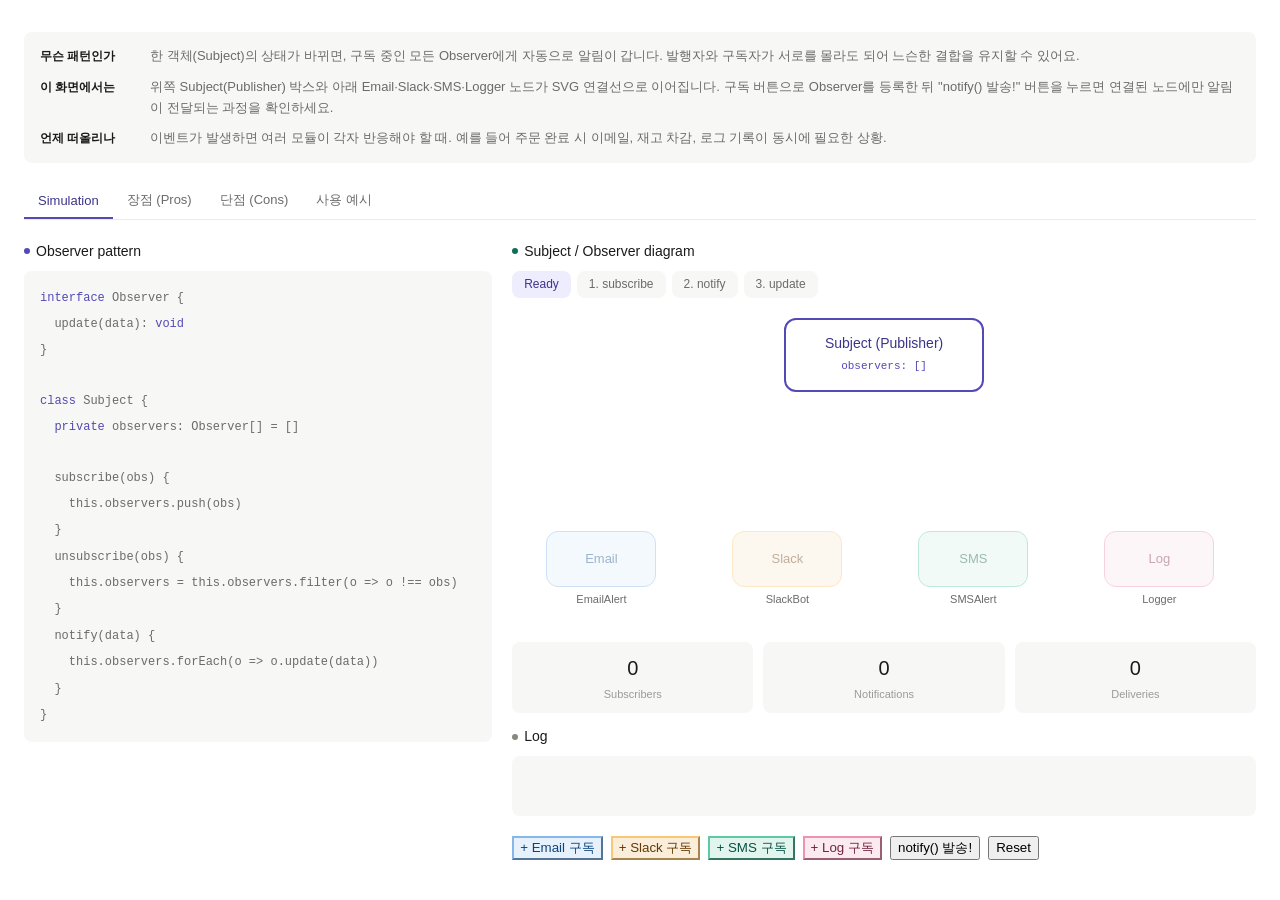
<file: design-programming/presentation/topics/04-observer.html>
<!DOCTYPE html>
<html lang="ko">
<head>
  <meta charset="UTF-8">
  <meta name="viewport" content="width=device-width, initial-scale=1.0">
  <title>Observer Pattern</title>
  <link rel="stylesheet" href="../topic-frame.css">
</head>
<body>
<h2 class="sr-only">Observer pattern interactive explainer with simulation, pros, cons, and use cases in Korean.</h2>
<style>
*{box-sizing:border-box}
.tabs{display:flex;gap:0;border-bottom:0.5px solid var(--color-border-tertiary);margin-bottom:1.25rem;overflow-x:auto}
.tab{padding:8px 14px;font-size:13px;font-weight:500;color:var(--color-text-secondary);cursor:pointer;border-bottom:2px solid transparent;transition:all 0.3s;background:none;border-top:none;border-left:none;border-right:none;white-space:nowrap}
.tab:hover{color:var(--color-text-primary)}.tab.active{color:#3C3489;border-bottom-color:#534AB7}
.pnl{display:none}.pnl.active{display:block}
.sec{margin-bottom:1.25rem}
.sec-title{font-size:14px;font-weight:500;color:var(--color-text-primary);margin-bottom:8px;display:flex;align-items:center;gap:6px}
.sec-dot{width:6px;height:6px;border-radius:50%;flex-shrink:0}
.cw{background:var(--color-background-secondary);border-radius:var(--border-radius-md);padding:14px 16px;font-family:var(--font-mono);font-size:12px;line-height:2.2;color:var(--color-text-secondary);overflow-x:auto;margin-bottom:10px}
.cl{display:flex;align-items:baseline;min-height:24px;transition:background 0.5s;border-radius:3px;padding:0 4px;margin:0 -4px}
.cl.hl{background:#EEEDFE}.cl.hlg{background:#E1F5EE}.cl.hlr{background:#FCEBEB}
.ct{white-space:pre;flex-shrink:0}
.ca{margin-left:12px;font-family:var(--font-sans);font-size:11px;opacity:0;transition:opacity 1s;white-space:nowrap;flex-shrink:0}
.ca.show{opacity:1}
.cap{color:#534AB7}.cag{color:#085041}.car{color:#791F1F}
.kw{color:#534AB7}.vl{color:#0F6E56}.nl{color:#A32D2D}.cm{color:var(--color-text-tertiary)}.sv{color:#BA7517}

.viz-area{position:relative;height:320px;margin:12px 0}
.subj-box{position:absolute;left:50%;top:8px;transform:translateX(-50%);width:200px;text-align:center;z-index:2}
.subj-rect{background:var(--color-background-primary);border:2px solid #534AB7;border-radius:var(--border-radius-lg);padding:12px;transition:all 0.6s}
.subj-rect.active{box-shadow:0 0 0 4px #EEEDFE}
.subj-rect.notify{box-shadow:0 0 0 4px #FAEEDA}
.subj-lbl{font-size:14px;font-weight:500;color:#3C3489}
.subj-state{font-family:var(--font-mono);font-size:11px;color:#534AB7;margin-top:4px}
.subj-count{font-family:var(--font-mono);font-size:10px;color:var(--color-text-tertiary);margin-top:2px}

.obs-node{position:absolute;bottom:8px;width:110px;text-align:center;transition:all 0.5s}
.obs-box{height:56px;border-radius:var(--border-radius-lg);display:flex;flex-direction:column;align-items:center;justify-content:center;margin:0 auto 4px;font-size:13px;font-weight:500;transition:all 0.5s;border:0.5px solid;padding:0 8px;opacity:0.4}
.obs-box.subscribed{opacity:1}
.obs-box.notified{transform:scale(1.08)}
.obs-name{font-size:11px;color:var(--color-text-secondary)}
.obs-msg{font-family:var(--font-mono);font-size:9px;color:var(--color-text-tertiary);margin-top:1px;min-height:12px;transition:opacity 0.5s}

svg.conn{position:absolute;inset:0;width:100%;height:100%;pointer-events:none;z-index:1}
svg.conn line{stroke-width:1.5;stroke-dasharray:6 4;opacity:0;transition:all 0.8s}
svg.conn line.sub{opacity:0.5;stroke-dasharray:6 4}
svg.conn line.pulse{opacity:0.9;stroke-dasharray:none;stroke-width:2}

.pills{display:flex;gap:6px;margin-bottom:12px;flex-wrap:wrap}
.pill{font-size:12px;padding:4px 12px;border-radius:var(--border-radius-md);background:var(--color-background-secondary);color:var(--color-text-secondary);transition:all 0.5s}
.pill.active{background:#EEEDFE;color:#3C3489}.pill.done{background:#E1F5EE;color:#085041}
.sts{display:grid;grid-template-columns:repeat(3,minmax(0,1fr));gap:10px;margin:12px 0}
.stc{background:var(--color-background-secondary);border-radius:var(--border-radius-md);padding:10px 12px;text-align:center}
.stn{font-size:20px;font-weight:500;color:var(--color-text-primary)}
.stl{font-size:11px;color:var(--color-text-tertiary);margin-top:2px}
.lga{background:var(--color-background-secondary);border-radius:var(--border-radius-md);padding:10px 14px;min-height:60px;max-height:200px;overflow-y:auto;font-family:var(--font-mono);font-size:11px;line-height:2;color:var(--color-text-secondary)}
.ll{display:flex;gap:6px;align-items:baseline}
.tg{display:inline-block;font-size:10px;padding:1px 7px;border-radius:var(--border-radius-md);font-weight:500}
.tgn{background:#E1F5EE;color:#085041}.tgc{background:#EEEDFE;color:#3C3489}.tgk{background:#FAEEDA;color:#633806}.tgr{background:#FCEBEB;color:#791F1F}
.btns{display:flex;gap:8px;flex-wrap:wrap}
.btns button:disabled{opacity:0.4;cursor:not-allowed}
.dnav{display:flex;gap:8px;flex-wrap:wrap;margin-bottom:12px}
.dbtn{padding:6px 14px;font-size:12px;border-radius:var(--border-radius-md);background:var(--color-background-secondary);color:var(--color-text-secondary);border:0.5px solid var(--color-border-tertiary);cursor:pointer;transition:all 0.3s}
.dbtn:hover{border-color:var(--color-border-secondary)}
.dbtn.ag{background:#E1F5EE;color:#085041;border-color:#0F6E56}
.dbtn.ar{background:#FCEBEB;color:#791F1F;border-color:#A32D2D}
.dsc{font-size:13px;color:var(--color-text-secondary);line-height:1.7;padding:10px 14px;background:var(--color-background-secondary);border-radius:var(--border-radius-md);min-height:40px;opacity:0;transition:opacity 0.8s}
.dsc.show{opacity:1}

.intro-block{background:var(--color-background-secondary);border-radius:var(--border-radius-md);padding:14px 16px;margin-bottom:1.25rem;display:flex;flex-direction:column;gap:10px}
.intro-item{display:flex;gap:10px;align-items:baseline}
.intro-label{font-size:12px;font-weight:600;color:var(--color-text-primary);white-space:nowrap;min-width:100px;flex-shrink:0}
.intro-text{font-size:13px;color:var(--color-text-secondary);line-height:1.6}

.sim-row{display:flex;gap:1.25rem;align-items:flex-start}
.sim-row>.sec{flex:1;min-width:0;margin-bottom:0}
.sim-row>.sec:first-child{flex:0 0 38%;max-width:38%}
.sim-row>.sec:last-child{flex:1}
@media(max-width:860px){.sim-row{flex-direction:column}.sim-row>.sec:first-child{flex:1;max-width:100%}}



</style>

<div style="padding:0.5rem 0">
<div class="intro-block">
  <div class="intro-item"><span class="intro-label">무슨 패턴인가</span><span class="intro-text">한 객체(Subject)의 상태가 바뀌면, 구독 중인 모든 Observer에게 자동으로 알림이 갑니다. 발행자와 구독자가 서로를 몰라도 되어 느슨한 결합을 유지할 수 있어요.</span></div>
  <div class="intro-item"><span class="intro-label">이 화면에서는</span><span class="intro-text">위쪽 Subject(Publisher) 박스와 아래 Email·Slack·SMS·Logger 노드가 SVG 연결선으로 이어집니다. 구독 버튼으로 Observer를 등록한 뒤 "notify() 발송!" 버튼을 누르면 연결된 노드에만 알림이 전달되는 과정을 확인하세요.</span></div>
  <div class="intro-item"><span class="intro-label">언제 떠올리나</span><span class="intro-text">이벤트가 발생하면 여러 모듈이 각자 반응해야 할 때. 예를 들어 주문 완료 시 이메일, 재고 차감, 로그 기록이 동시에 필요한 상황.</span></div>
</div>
<div class="tabs">
  <button class="tab active" onclick="sw('sim')">Simulation</button>
  <button class="tab" onclick="sw('pro')">장점 (Pros)</button>
  <button class="tab" onclick="sw('con')">단점 (Cons)</button>
  <button class="tab" onclick="sw('use')">사용 예시</button>
</div>

<div class="pnl active" id="p-sim">
<div class="sim-row">
<div class="sec">
  <div class="sec-title"><span class="sec-dot" style="background:#534AB7"></span>Observer pattern</div>
  <div class="cw">
    <div class="cl" id="cl-0"><span class="ct"><span class="kw">interface</span> Observer {</span></div>
    <div class="cl" id="cl-1"><span class="ct">  update(data): <span class="kw">void</span></span><span class="ca cap" id="an-1"></span></div>
    <div class="cl" id="cl-2"><span class="ct">}</span></div>
    <div class="cl" id="cl-3"><span class="ct"></span></div>
    <div class="cl" id="cl-4"><span class="ct"><span class="kw">class</span> Subject {</span></div>
    <div class="cl" id="cl-5"><span class="ct">  <span class="kw">private</span> observers: Observer[] = []</span><span class="ca cap" id="an-5"></span></div>
    <div class="cl" id="cl-6"><span class="ct"></span></div>
    <div class="cl" id="cl-7"><span class="ct">  subscribe(obs) {</span><span class="ca cap" id="an-7"></span></div>
    <div class="cl" id="cl-8"><span class="ct">    this.observers.push(obs)</span><span class="ca cap" id="an-8"></span></div>
    <div class="cl" id="cl-9"><span class="ct">  }</span></div>
    <div class="cl" id="cl-10"><span class="ct">  unsubscribe(obs) {</span><span class="ca cap" id="an-10"></span></div>
    <div class="cl" id="cl-11"><span class="ct">    this.observers = this.observers.filter(o => o !== obs)</span><span class="ca cap" id="an-11"></span></div>
    <div class="cl" id="cl-12"><span class="ct">  }</span></div>
    <div class="cl" id="cl-13"><span class="ct">  notify(data) {</span><span class="ca cap" id="an-13"></span></div>
    <div class="cl" id="cl-14"><span class="ct">    this.observers.forEach(o => o.update(data))</span><span class="ca cap" id="an-14"></span></div>
    <div class="cl" id="cl-15"><span class="ct">  }</span></div>
    <div class="cl" id="cl-16"><span class="ct">}</span></div>
  </div>
</div>
<div class="sec">
  <div class="sec-title"><span class="sec-dot" style="background:#0F6E56"></span>Subject / Observer diagram</div>
  <div class="pills" id="steps"><div class="pill active" data-s="0">Ready</div><div class="pill" data-s="1">1. subscribe</div><div class="pill" data-s="2">2. notify</div><div class="pill" data-s="3">3. update</div></div>
  <div style="position:relative">
    <div class="viz-area" id="viz">
      <div class="subj-box"><div class="subj-rect" id="subj-rect"><div class="subj-lbl">Subject (Publisher)</div><div class="subj-state" id="subj-state">observers: []</div><div class="subj-count" id="subj-count"></div></div></div>
      <div class="obs-node" style="left:calc(12% - 55px)" id="on-0">
        <div class="obs-box" id="ob-0" style="background:#E6F1FB;color:#0C447C;border-color:#85B7EB">Email</div>
        <div class="obs-name">EmailAlert</div>
        <div class="obs-msg" id="om-0"></div>
      </div>
      <div class="obs-node" style="left:calc(37% - 55px)" id="on-1">
        <div class="obs-box" id="ob-1" style="background:#FAEEDA;color:#633806;border-color:#FAC775">Slack</div>
        <div class="obs-name">SlackBot</div>
        <div class="obs-msg" id="om-1"></div>
      </div>
      <div class="obs-node" style="left:calc(62% - 55px)" id="on-2">
        <div class="obs-box" id="ob-2" style="background:#E1F5EE;color:#085041;border-color:#5DCAA5">SMS</div>
        <div class="obs-name">SMSAlert</div>
        <div class="obs-msg" id="om-2"></div>
      </div>
      <div class="obs-node" style="left:calc(87% - 55px)" id="on-3">
        <div class="obs-box" id="ob-3" style="background:#FBEAF0;color:#72243E;border-color:#ED93B1">Log</div>
        <div class="obs-name">Logger</div>
        <div class="obs-msg" id="om-3"></div>
      </div>
      <svg class="conn" id="svg-conn"><line id="ln-0" stroke="#378ADD"/><line id="ln-1" stroke="#BA7517"/><line id="ln-2" stroke="#1D9E75"/><line id="ln-3" stroke="#D4537E"/></svg>
    </div>
  </div>
<div class="sts">
  <div class="stc"><div class="stn" id="s-subs">0</div><div class="stl">Subscribers</div></div>
  <div class="stc"><div class="stn" id="s-notifs">0</div><div class="stl">Notifications</div></div>
  <div class="stc"><div class="stn" id="s-deliveries">0</div><div class="stl">Deliveries</div></div>
</div>
<div class="sec"><div class="sec-title"><span class="sec-dot" style="background:#888780"></span>Log</div><div class="lga" id="logbox"></div></div>
<div class="btns">
  <button id="btn-s0" onclick="sub(0)" style="background:#E6F1FB;color:#0C447C;border-color:#85B7EB">+ Email 구독</button>
  <button id="btn-s1" onclick="sub(1)" style="background:#FAEEDA;color:#633806;border-color:#FAC775">+ Slack 구독</button>
  <button id="btn-s2" onclick="sub(2)" style="background:#E1F5EE;color:#085041;border-color:#5DCAA5">+ SMS 구독</button>
  <button id="btn-s3" onclick="sub(3)" style="background:#FBEAF0;color:#72243E;border-color:#ED93B1">+ Log 구독</button>
  <button id="btn-notify" onclick="doNotify()">notify() 발송!</button>
  <button id="btn-reset" onclick="doReset()">Reset</button>
</div>
</div>
</div>
</div>

<div class="pnl" id="p-pro">
<div class="sec"><div class="sec-title"><span class="sec-dot" style="background:#1D9E75"></span>장점 코드 데모</div>
<div class="dnav" id="pro-nav">
  <button class="dbtn ag" onclick="proDem(0,this)">느슨한 결합</button>
  <button class="dbtn" onclick="proDem(1,this)">동적 구독/해제</button>
  <button class="dbtn" onclick="proDem(2,this)">1:N 브로드캐스트</button>
  <button class="dbtn" onclick="proDem(3,this)">개방-폐쇄 원칙</button>
</div>
<div class="cw" id="pro-code"></div>
<div class="dsc" id="pro-desc"></div>
</div>
<div style="margin-top:8px"><button onclick="runPro()">실행해보기</button></div>
</div>

<div class="pnl" id="p-con">
<div class="sec"><div class="sec-title"><span class="sec-dot" style="background:#A32D2D"></span>단점 코드 데모</div>
<div class="dnav" id="con-nav">
  <button class="dbtn ar" onclick="conDem(0,this)">메모리 누수</button>
  <button class="dbtn" onclick="conDem(1,this)">순서 보장 없음</button>
  <button class="dbtn" onclick="conDem(2,this)">디버깅 어려움</button>
  <button class="dbtn" onclick="conDem(3,this)">연쇄 업데이트</button>
</div>
<div class="cw" id="con-code"></div>
<div class="dsc" id="con-desc"></div>
</div>
<div style="margin-top:8px"><button onclick="runCon()">실행해보기</button></div>
</div>

<div class="pnl" id="p-use">
<div class="sec"><div class="sec-title"><span class="sec-dot" style="background:#534AB7"></span>실제 사용 예시</div>
<div class="dnav" id="use-nav">
  <button class="dbtn ag" onclick="useDem(0,this)">이벤트 리스너</button>
  <button class="dbtn" onclick="useDem(1,this)">React useState</button>
  <button class="dbtn" onclick="useDem(2,this)">채팅 앱</button>
  <button class="dbtn" onclick="useDem(3,this)">주식 알림</button>
</div>
<div class="cw" id="use-code"></div>
<div class="dsc" id="use-desc"></div>
</div>
<div style="margin-top:8px"><button onclick="runUse()">실행해보기</button></div>
</div>
</div>

<script>
var D=2400;
var obsNames=['EmailAlert','SlackBot','SMSAlert','Logger'];
var obsColors=['#378ADD','#BA7517','#1D9E75','#D4537E'];

var proData=[
{lines:['// Subject는 Observer가 "누구"인지 몰라도 됨','const subject = new Subject()','','// 어떤 객체든 update()만 있으면 구독 가능!','subject.subscribe(emailAlert)','subject.subscribe(slackBot)','subject.subscribe(smsAlert)','','// Subject는 그냥 "알림 보냄" 그게 끝','subject.notify("서버 다운!")','// → 각자 알아서 처리함!'],
annos:['','발행자 하나 만들고','','구독자의 구체 타입을 몰라도 OK!','이메일 구독','슬랙 구독','SMS 구독','','누가 있는지 신경 안 씀!','알림 발송!','각 구독자가 자기 방식으로 처리'],
desc:'유튜브 채널이 구독자가 누구인지 일일이 모르는 것처럼, Subject도 Observer가 누구인지 몰라요. update() 메서드만 있으면 누구든 구독할 수 있어요.',hl:'hlg'},
{lines:['const subject = new Subject()','const email = new EmailAlert()','const slack = new SlackBot()','','// 런타임에 자유롭게 구독!','subject.subscribe(email)','subject.subscribe(slack)','subject.notify("이벤트1")  // email, slack 둘 다 받음','','// 슬랙 구독 해제!','subject.unsubscribe(slack)','subject.notify("이벤트2")  // email만 받음!'],
annos:['','','','','실행 중에 언제든 구독 가능!','이메일 구독','슬랙 구독','둘 다 알림 받음','','실행 중에 언제든 해제 가능!','슬랙 빠짐','이메일만 알림 받음!'],
desc:'넷플릭스 구독처럼 언제든 시작하고, 언제든 취소할 수 있어요. 앱을 껐다 켤 필요 없이 실행 중에 구독자를 추가하거나 빼면 바로 반영됩니다.',hl:'hlg'},
{lines:['// 한 번 notify()하면 모든 구독자가 받음','const store = new Subject()','','store.subscribe(cartUI)','store.subscribe(headerUI)','store.subscribe(analytics)','store.subscribe(logger)','','// 상태 변경 한 번이면 전부 업데이트!','store.notify({ items: 3, total: 50000 })','// → 4곳이 동시에 업데이트됨!'],
annos:['','상태 저장소','','장바구니 UI','헤더 UI','분석 도구','로거','','','알림 1번 = 업데이트 4번!','한 번의 호출로 전부 갱신!'],
desc:'방송국이 뉴스를 한 번 보내면 모든 TV가 동시에 받는 것처럼, notify() 한 번이면 구독자 전원이 업데이트돼요. 하나하나 따로 알려줄 필요 없어요.',hl:'hlg'},
{lines:['// 새 구독자 추가? 클래스 하나만!','','class PushNotification implements Observer {','  update(data) {','    // 푸시 알림 보내기','    sendPush(data)','  }','}','','// 기존 Subject 코드는 안 건드림!','subject.subscribe(new PushNotification())','// 끝! 바로 동작!'],
annos:['','','새 클래스를 만들기만 하면!','update()만 구현하면 OK','','','','','','Subject 수정 제로!','그냥 구독하면 끝','바로 알림 받기 시작!'],
desc:'새 구독자를 추가할 때 기존 코드를 전혀 안 건드려요. update()만 구현한 새 클래스를 만들고 subscribe() 하면 끝! 개방-폐쇄 원칙을 자연스럽게 지킵니다.',hl:'hlg'}
];

var conData=[
{lines:['// 구독 해제를 깜빡하면?','function setupPage() {','  const handler = new HeavyObserver()','  subject.subscribe(handler)','  // ... 페이지 사용 ...','  // unsubscribe() 안 함!','}','','// 페이지를 떠나도 handler가 메모리에 남아있음','// Subject가 참조를 쥐고 있어서 GC가 못 지움!','// → 메모리 누수!'],
annos:['','','무거운 구독자 생성','구독!','','해제를 깜빡함!','','','','Subject의 배열에 아직 남아있음!','가비지 컬렉터가 못 치움...'],
desc:'구독을 걸어놓고 해제를 안 하면, 안 쓰는 객체가 메모리에 계속 남아요. 헬스장 회원권처럼 — 안 가도 탈퇴 안 하면 돈이 계속 빠져나가는 거예요.',hl:'hlr'},
{lines:['subject.subscribe(emailAlert)   // 1번째','subject.subscribe(slackBot)     // 2번째','subject.subscribe(smsAlert)     // 3번째','','subject.notify("서버 다운!")','','// 실행 순서가 보장될까?','// emailAlert → slackBot → smsAlert?','// 보통은 등록 순이지만...','// 구현에 따라 다를 수 있음!','// 순서에 의존하면 위험!'],
annos:['','','','','알림 발송!','','','보통은 등록 순서대로지만...','','비동기면 순서가 뒤바뀔 수 있음!','순서에 의존하는 코드는 버그 위험!'],
desc:'편지를 세 명에게 동시에 보내면 누가 먼저 받을지 모르는 것처럼, Observer들이 update()를 받는 순서는 보장되지 않아요. 순서에 의존하는 로직은 위험합니다.',hl:'hlr'},
{lines:['// notify()가 불렸는데... 누가 부른 거지?','','subject.notify("데이터 변경")','','// EmailAlert.update() 실행됨','// SlackBot.update() 실행됨','// SMSAlert.update() 실행됨','','// 에러 발생! 근데 어디서?','// notify() 호출 → 누가? 어디서? 왜?','// 콜스택을 추적하기가 어려움...'],
annos:['','','어디선가 notify()가 불림','','이메일은 실행됐고','슬랙도 실행됐고','SMS에서 에러 발생!','','어디서 notify()가 불렸지?','호출 경로가 간접적이라 추적 힘듦','구독자가 많을수록 복잡해져요'],
desc:'택배가 잘못 왔는데 어느 단계에서 문제가 생겼는지 추적하기 어려운 것처럼, notify()로 연결된 간접 호출은 디버깅이 어려워요. 콜스택이 복잡해지거든요.',hl:'hlr'},
{lines:['// Observer A가 update()에서 상태를 바꾸면','class ObserverA implements Observer {','  update(data) {','    subject.setState(newData) // 또 notify 발생!','  }','}','','// ObserverA 알림 → 상태 변경 → 또 notify','// → 모든 Observer 다시 알림 → 또 상태 변경?','// → 무한 루프 위험!','// notify 안에서 notify가 또 불림!'],
annos:['','','','여기서 상태를 바꿔버림!','','','','알림 → 변경 → 알림 → 변경...','','끝나지 않는 연쇄 반응!','notify가 notify를 부르는 무한 루프!'],
desc:'도미노가 서로를 다시 세우면 영원히 쓰러지는 것처럼, Observer가 update() 안에서 상태를 변경하면 notify()가 또 불리고, 또 불리고... 무한 루프에 빠질 수 있어요.',hl:'hlr'}
];

var useData=[
{lines:['// DOM 이벤트 리스너 = 옵저버 패턴!','','button.addEventListener("click", handler1)','button.addEventListener("click", handler2)','button.addEventListener("click", handler3)','','// 버튼 클릭 한 번이면','// handler1, handler2, handler3 전부 실행!','','// 해제도 자유롭게','button.removeEventListener("click", handler2)'],
annos:['우리가 매일 쓰는 그것!','','구독자 1 등록','구독자 2 등록','구독자 3 등록','','클릭 = notify()','3개 핸들러가 전부 반응!','','','구독 해제 = unsubscribe()'],
desc:'addEventListener()가 바로 옵저버 패턴이에요! 버튼(Subject)을 클릭하면 등록된 모든 핸들러(Observer)가 실행돼요. 사실 우리는 매일 옵저버 패턴을 쓰고 있었어요.',hl:'hlg'},
{lines:['// React의 useState도 옵저버 패턴!','','const [count, setCount] = useState(0)','','// setCount = notify() 역할','setCount(count + 1)','','// React가 알아서:','// 1. 상태 변경 감지','// 2. 이 state를 쓰는 컴포넌트 찾기','// 3. 해당 컴포넌트만 리렌더링!','// Subject = state, Observer = component'],
annos:['','','상태(Subject) 선언','','','상태 변경 = notify()!','','','변경 감지됨!','이 state를 구독 중인 컴포넌트 찾기','자동 리렌더링 = update()!','이게 옵저버 패턴!'],
desc:'React에서 setCount()를 부르면 화면이 자동으로 바뀌죠? state가 Subject이고, 그 state를 쓰는 컴포넌트가 Observer예요. React가 옵저버 패턴을 내부적으로 쓰고 있는 거예요.',hl:'hlg'},
{lines:['// 채팅방 = Subject, 참가자 = Observer','','class ChatRoom extends Subject {','  sendMessage(msg) {','    this.notify({ sender, msg, time })',  '  }','}','','room.subscribe(userA)','room.subscribe(userB)','room.subscribe(userC)','room.sendMessage("안녕!")','// → A, B, C 모두에게 전달!'],
annos:['','','채팅방이 Subject!','','메시지 = notify()!','','','','A가 채팅방 입장','B도 입장','C도 입장','메시지 보내기!','전원에게 동시 전달!'],
desc:'카톡 단체방에서 한 명이 메시지를 보내면 방에 있는 전원이 받죠? 채팅방이 Subject이고 참가자가 Observer예요. 누군가 나가면(unsubscribe) 더 이상 메시지를 못 받아요.',hl:'hlg'},
{lines:['// 주식 가격 알림 시스템','','class StockTicker extends Subject {','  updatePrice(symbol, price) {','    this.price = price','    this.notify({ symbol, price })',  '  }','}','','ticker.subscribe(traderApp)','ticker.subscribe(alertBot)','ticker.subscribe(dashboard)','ticker.updatePrice("AAPL", 198.5)','// → 3곳이 동시에 가격 업데이트!'],
annos:['','','주식 시세가 Subject!','','가격 변경!','모든 구독자에게 알림!','','','','트레이딩 앱','알림 봇','대시보드','애플 주가 변경!','3곳이 동시에 갱신!'],
desc:'주식 시세가 바뀌면 트레이딩 앱, 알림 봇, 대시보드가 동시에 업데이트되죠? 시세 서버가 Subject이고 각 앱이 Observer예요. 새 앱을 추가해도 서버 코드는 안 고쳐요.',hl:'hlg'}
];

var curPro=0,curCon=0,curUse=0,demoR=false;
function buildHTML(data,idx,prefix,colorCls){var d=data[idx];var html='';for(var i=0;i<d.lines.length;i++){html+='<div class="cl" id="'+prefix+'-'+i+'"><span class="ct">'+d.lines[i]+'</span><span class="ca '+colorCls+'" id="'+prefix+'-a-'+i+'"></span></div>'}return html}
function renderCode(t,data,idx,c){document.getElementById(t).innerHTML=buildHTML(data,idx,t,c)}
function renderDesc(t,data,idx){var el=document.getElementById(t);el.textContent=data[idx].desc;el.classList.remove('show');requestAnimationFrame(function(){requestAnimationFrame(function(){el.classList.add('show')})})}
function proDem(i,b){curPro=i;document.querySelectorAll('#pro-nav .dbtn').forEach(function(x){x.className='dbtn'});b.className='dbtn ag';renderCode('pro-code',proData,i,'cag');renderDesc('pro-desc',proData,i)}
function conDem(i,b){curCon=i;document.querySelectorAll('#con-nav .dbtn').forEach(function(x){x.className='dbtn'});b.className='dbtn ar';renderCode('con-code',conData,i,'car');renderDesc('con-desc',conData,i)}
function useDem(i,b){curUse=i;document.querySelectorAll('#use-nav .dbtn').forEach(function(x){x.className='dbtn'});b.className='dbtn ag';renderCode('use-code',useData,i,'cag');renderDesc('use-desc',useData,i)}
function sl(ms){return new Promise(function(r){setTimeout(r,ms)})}
async function animCode(p,data,idx){if(demoR)return;demoR=true;var d=data[idx];for(var i=0;i<d.lines.length;i++){var line=document.getElementById(p+'-'+i);var anno=document.getElementById(p+'-a-'+i);if(!d.annos[i]||d.annos[i]===''){await sl(200);continue}line.classList.add(d.hl);anno.textContent='\u2190 '+d.annos[i];(function(a){requestAnimationFrame(function(){requestAnimationFrame(function(){a.classList.add('show')})})})(anno);await sl(1800)}demoR=false}
function runPro(){animCode('pro-code',proData,curPro)}
function runCon(){animCode('con-code',conData,curCon)}
function runUse(){animCode('use-code',useData,curUse)}
renderCode('pro-code',proData,0,'cag');renderDesc('pro-desc',proData,0);
renderCode('con-code',conData,0,'car');renderDesc('con-desc',conData,0);
renderCode('use-code',useData,0,'cag');renderDesc('use-desc',useData,0);

function sw(id){document.querySelectorAll('.tab').forEach(function(t){t.classList.remove('active')});document.querySelectorAll('.pnl').forEach(function(p){p.classList.remove('active')});document.querySelector('[onclick="sw(\''+id+'\')"]').classList.add('active');document.getElementById('p-'+id).classList.add('active');if(id==='sim')setTimeout(drawLines,50)}

var subscribed=new Set(),totalNotifs=0,totalDeliveries=0,running=false;
var logbox=document.getElementById('logbox');
var anIds=[1,5,7,8,10,11,13,14];

function setStep(n){document.querySelectorAll('.pill').forEach(function(p){var s=parseInt(p.dataset.s);if(!isNaN(s))p.className='pill'+(s===n?' active':(s<n?' done':''))})}
function clearHL(){for(var i=0;i<=16;i++){var e=document.getElementById('cl-'+i);if(e)e.classList.remove('hl')}anIds.forEach(function(j){var a=document.getElementById('an-'+j);if(a){a.classList.remove('show');a.textContent=''}})}
function hlLine(n,txt){clearHL();var e=document.getElementById('cl-'+n);if(e)e.classList.add('hl');var a=document.getElementById('an-'+n);if(a&&txt){a.textContent='\u2190 '+txt;requestAnimationFrame(function(){requestAnimationFrame(function(){a.classList.add('show')})})}}
function addLog(msg,type){var d=document.createElement('div');d.className='ll';var tg=document.createElement('span');tg.className='tg '+(type==='sub'?'tgn':type==='unsub'?'tgr':type==='notify'?'tgk':'tgc');tg.textContent=type==='sub'?'SUB':type==='unsub'?'UNSUB':type==='notify'?'NOTIFY':'UPDATE';var tx=document.createElement('span');tx.textContent=msg;d.appendChild(tg);d.appendChild(tx);logbox.appendChild(d);logbox.scrollTop=logbox.scrollHeight}
function updateStats(){document.getElementById('s-subs').textContent=subscribed.size;document.getElementById('s-notifs').textContent=totalNotifs;document.getElementById('s-deliveries').textContent=totalDeliveries;var arr=[];subscribed.forEach(function(i){arr.push(obsNames[i])});document.getElementById('subj-state').textContent='observers: ['+arr.join(', ')+']';document.getElementById('subj-count').textContent=subscribed.size>0?subscribed.size+'명 구독 중':''}
function drawLines(){var viz=document.getElementById('viz');if(!viz)return;var vr=viz.getBoundingClientRect();var sr=document.getElementById('subj-rect');if(!sr)return;var srr=sr.getBoundingClientRect();var sx=srr.left+srr.width/2-vr.left,sy=srr.top+srr.height-vr.top;[0,1,2,3].forEach(function(i){var on=document.getElementById('on-'+i);if(!on)return;var ob=on.querySelector('.obs-box').getBoundingClientRect();var ox=ob.left+ob.width/2-vr.left,oy=ob.top-vr.top;var ln=document.getElementById('ln-'+i);ln.setAttribute('x1',sx);ln.setAttribute('y1',sy);ln.setAttribute('x2',ox);ln.setAttribute('y2',oy);if(subscribed.has(i))ln.className.baseVal='sub';else ln.className.baseVal=''})}
function updateBoxes(){[0,1,2,3].forEach(function(i){var ob=document.getElementById('ob-'+i);if(subscribed.has(i))ob.classList.add('subscribed');else ob.classList.remove('subscribed')})}
function setBtns(d){['btn-s0','btn-s1','btn-s2','btn-s3','btn-notify','btn-reset'].forEach(function(id){var e=document.getElementById(id);if(e)e.disabled=d})}

async function sub(idx){
if(running)return;running=true;setBtns(true);
if(subscribed.has(idx)){
subscribed.delete(idx);
setStep(1);hlLine(10,'unsubscribe('+obsNames[idx]+') 호출!');
addLog(obsNames[idx]+' 구독 해제','unsub');
await sl(D);
hlLine(11,obsNames[idx]+'를 목록에서 제거!');
addLog('observers에서 '+obsNames[idx]+' 빠짐','unsub');
document.getElementById('btn-s'+idx).textContent='+ '+obsNames[idx].replace('Alert','').replace('Bot','')+' 구독';
document.getElementById('om-'+idx).textContent='';
}else{
subscribed.add(idx);
setStep(1);hlLine(7,'subscribe('+obsNames[idx]+') 호출!');
addLog(obsNames[idx]+' 구독 시작!','sub');
await sl(D);
hlLine(8,'observers 배열에 '+obsNames[idx]+' 추가!');
addLog('observers에 '+obsNames[idx]+' 추가됨','sub');
document.getElementById('btn-s'+idx).textContent='- '+obsNames[idx].replace('Alert','').replace('Bot','')+' 해제';
}
updateStats();updateBoxes();drawLines();
await sl(D/2);running=false;setBtns(false)}

async function doNotify(){
if(running)return;
if(subscribed.size===0){addLog('구독자가 없어요! 먼저 구독하세요','notify');return}
running=true;setBtns(true);totalNotifs++;
setStep(2);hlLine(13,'notify("서버 점검 예정!") 호출!');
addLog('notify() 발송! → 구독자 '+subscribed.size+'명에게','notify');
document.getElementById('subj-rect').classList.add('notify');
await sl(D);

setStep(3);
var subs=[];subscribed.forEach(function(i){subs.push(i)});
for(var k=0;k<subs.length;k++){
var i=subs[k];
hlLine(14,obsNames[i]+'.update() 실행 중!');
addLog(obsNames[i]+'.update("서버 점검 예정!")','update');
var ob=document.getElementById('ob-'+i);
ob.classList.add('notified');
var ln=document.getElementById('ln-'+i);
ln.className.baseVal='pulse';
document.getElementById('om-'+i).textContent='수신 완료!';
totalDeliveries++;updateStats();
await sl(1200);
ob.classList.remove('notified');
ln.className.baseVal='sub';
}
document.getElementById('subj-rect').classList.remove('notify');
updateStats();
await sl(D/3);running=false;setBtns(false)}

function doReset(){subscribed.clear();totalNotifs=0;totalDeliveries=0;running=false;logbox.innerHTML='';setStep(0);clearHL();
document.getElementById('subj-rect').classList.remove('active','notify');
document.getElementById('subj-state').textContent='observers: []';
document.getElementById('subj-count').textContent='';
updateStats();
[0,1,2,3].forEach(function(i){document.getElementById('ob-'+i).classList.remove('subscribed','notified');document.getElementById('ln-'+i).className.baseVal='';document.getElementById('om-'+i).textContent='';document.getElementById('btn-s'+i).textContent='+ '+['Email','Slack','SMS','Log'][i]+' 구독'});
setBtns(false);drawLines()}

window.addEventListener('resize',drawLines);
setTimeout(drawLines,100);
</script>
</body>
</html>
</file>
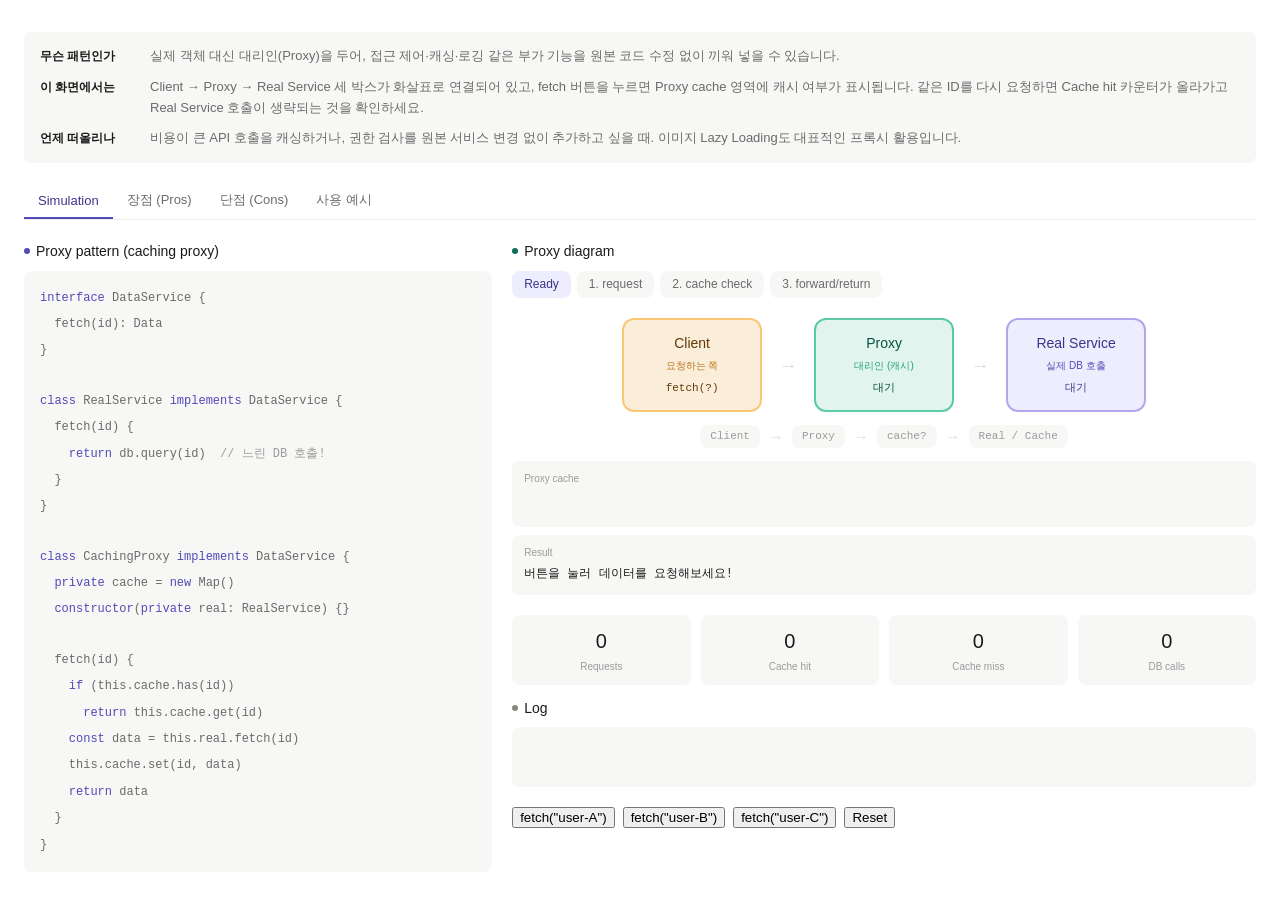
<file: design-programming/presentation/topics/05-proxy.html>
<!DOCTYPE html>
<html lang="ko">
<head>
  <meta charset="UTF-8">
  <meta name="viewport" content="width=device-width, initial-scale=1.0">
  <title>Proxy Pattern</title>
  <link rel="stylesheet" href="../topic-frame.css">
</head>
<body>
<h2 class="sr-only">Proxy pattern interactive explainer with simulation, pros, cons, and use cases in Korean.</h2>
<style>
*{box-sizing:border-box}
.tabs{display:flex;gap:0;border-bottom:0.5px solid var(--color-border-tertiary);margin-bottom:1.25rem;overflow-x:auto}
.tab{padding:8px 14px;font-size:13px;font-weight:500;color:var(--color-text-secondary);cursor:pointer;border-bottom:2px solid transparent;transition:all 0.3s;background:none;border-top:none;border-left:none;border-right:none;white-space:nowrap}
.tab:hover{color:var(--color-text-primary)}.tab.active{color:#3C3489;border-bottom-color:#534AB7}
.pnl{display:none}.pnl.active{display:block}
.sec{margin-bottom:1.25rem}
.sec-title{font-size:14px;font-weight:500;color:var(--color-text-primary);margin-bottom:8px;display:flex;align-items:center;gap:6px}
.sec-dot{width:6px;height:6px;border-radius:50%;flex-shrink:0}
.cw{background:var(--color-background-secondary);border-radius:var(--border-radius-md);padding:14px 16px;font-family:var(--font-mono);font-size:12px;line-height:2.2;color:var(--color-text-secondary);overflow-x:auto;margin-bottom:10px}
.cl{display:flex;align-items:baseline;min-height:24px;transition:background 0.5s;border-radius:3px;padding:0 4px;margin:0 -4px}
.cl.hl{background:#EEEDFE}.cl.hlg{background:#E1F5EE}.cl.hlr{background:#FCEBEB}.cl.hlb{background:#E6F1FB}.cl.hla{background:#FAEEDA}
.ct{white-space:pre;flex-shrink:0}
.ca{margin-left:12px;font-family:var(--font-sans);font-size:11px;opacity:0;transition:opacity 1s;white-space:nowrap;flex-shrink:0}
.ca.show{opacity:1}
.cap{color:#534AB7}.cag{color:#085041}.car{color:#791F1F}.cab{color:#0C447C}.caa{color:#633806}
.kw{color:#534AB7}.vl{color:#0F6E56}.nl{color:#A32D2D}.cm{color:var(--color-text-tertiary)}.sv{color:#BA7517}

.viz-area{position:relative;min-height:200px;margin:12px 0;padding:8px 0}
.proxy-row{display:flex;justify-content:center;align-items:center;gap:16px;flex-wrap:wrap}
.proxy-box{width:140px;border-radius:var(--border-radius-lg);padding:12px;text-align:center;border:2px solid;transition:all 0.6s}
.proxy-box.pulse{transform:scale(1.06)}
.proxy-label{font-size:14px;font-weight:500;margin-bottom:4px}
.proxy-desc{font-size:10px;margin-bottom:6px}
.proxy-state{font-family:var(--font-mono);font-size:11px;min-height:16px}
.box-client{background:#FAEEDA;border-color:#FAC775;color:#633806}.box-client .proxy-desc{color:#BA7517}
.box-proxy{background:#E1F5EE;border-color:#5DCAA5;color:#085041}.box-proxy .proxy-desc{color:#1D9E75}
.box-real{background:#EEEDFE;border-color:#AFA9EC;color:#3C3489}.box-real .proxy-desc{color:#534AB7}
.arrow-sep{font-size:20px;color:var(--color-border-secondary);transition:color 0.5s}
.arrow-sep.ac{color:#BA7517}.arrow-sep.ag{color:#1D9E75}.arrow-sep.am{color:#534AB7}.arrow-sep.ar{color:#A32D2D}
.flow-row{display:flex;justify-content:center;align-items:center;gap:8px;margin:12px 0;font-size:11px;color:var(--color-text-tertiary);flex-wrap:wrap}
.flow-step{padding:3px 10px;border-radius:var(--border-radius-md);background:var(--color-background-secondary);transition:all 0.5s;font-family:var(--font-mono)}
.flow-step.ac{background:#FAEEDA;color:#633806}.flow-step.ag{background:#E1F5EE;color:#085041}.flow-step.am{background:#EEEDFE;color:#3C3489}.flow-step.ar{background:#FCEBEB;color:#791F1F}
.flow-arrow{font-size:16px;color:var(--color-border-secondary);transition:color 0.5s}
.flow-arrow.ac{color:#BA7517}.flow-arrow.ag{color:#1D9E75}.flow-arrow.am{color:#534AB7}
.cache-zone{margin-top:12px;padding:10px 12px;background:var(--color-background-secondary);border-radius:var(--border-radius-md)}
.cache-label{font-size:10px;font-weight:500;color:var(--color-text-tertiary);margin-bottom:6px}
.cache-entries{display:flex;flex-wrap:wrap;gap:6px;min-height:24px}
.cache-entry{padding:3px 10px;border-radius:var(--border-radius-md);font-family:var(--font-mono);font-size:11px;background:#E1F5EE;color:#085041;border:0.5px solid #5DCAA5;opacity:0;transform:scale(0.9);transition:all 0.5s}
.cache-entry.show{opacity:1;transform:scale(1)}
.result-zone{margin-top:8px;padding:10px 12px;background:var(--color-background-secondary);border-radius:var(--border-radius-md)}
.result-label{font-size:10px;font-weight:500;color:var(--color-text-tertiary);margin-bottom:4px}
.result-msg{font-family:var(--font-mono);font-size:12px;color:var(--color-text-primary);min-height:18px}

.pills{display:flex;gap:6px;margin-bottom:12px;flex-wrap:wrap}
.pill{font-size:12px;padding:4px 12px;border-radius:var(--border-radius-md);background:var(--color-background-secondary);color:var(--color-text-secondary);transition:all 0.5s}
.pill.active{background:#EEEDFE;color:#3C3489}.pill.done{background:#E1F5EE;color:#085041}
.sts{display:grid;grid-template-columns:repeat(4,minmax(0,1fr));gap:10px;margin:12px 0}
.stc{background:var(--color-background-secondary);border-radius:var(--border-radius-md);padding:10px 8px;text-align:center}
.stn{font-size:20px;font-weight:500;color:var(--color-text-primary)}
.stl{font-size:10px;color:var(--color-text-tertiary);margin-top:2px}
.lga{background:var(--color-background-secondary);border-radius:var(--border-radius-md);padding:10px 14px;min-height:60px;max-height:200px;overflow-y:auto;font-family:var(--font-mono);font-size:11px;line-height:2;color:var(--color-text-secondary)}
.ll{display:flex;gap:6px;align-items:baseline}
.tg{display:inline-block;font-size:10px;padding:1px 7px;border-radius:var(--border-radius-md);font-weight:500}
.tgn{background:#E1F5EE;color:#085041}.tgc{background:#EEEDFE;color:#3C3489}.tgk{background:#FAEEDA;color:#633806}.tgr{background:#FCEBEB;color:#791F1F}
.btns{display:flex;gap:8px;flex-wrap:wrap}
.btns button:disabled{opacity:0.4;cursor:not-allowed}
.dnav{display:flex;gap:8px;flex-wrap:wrap;margin-bottom:12px}
.dbtn{padding:6px 14px;font-size:12px;border-radius:var(--border-radius-md);background:var(--color-background-secondary);color:var(--color-text-secondary);border:0.5px solid var(--color-border-tertiary);cursor:pointer;transition:all 0.3s}
.dbtn:hover{border-color:var(--color-border-secondary)}
.dbtn.ag{background:#E1F5EE;color:#085041;border-color:#0F6E56}
.dbtn.ar{background:#FCEBEB;color:#791F1F;border-color:#A32D2D}
.dsc{font-size:13px;color:var(--color-text-secondary);line-height:1.7;padding:10px 14px;background:var(--color-background-secondary);border-radius:var(--border-radius-md);min-height:40px;opacity:0;transition:opacity 0.8s}
.dsc.show{opacity:1}

.intro-block{background:var(--color-background-secondary);border-radius:var(--border-radius-md);padding:14px 16px;margin-bottom:1.25rem;display:flex;flex-direction:column;gap:10px}
.intro-item{display:flex;gap:10px;align-items:baseline}
.intro-label{font-size:12px;font-weight:600;color:var(--color-text-primary);white-space:nowrap;min-width:100px;flex-shrink:0}
.intro-text{font-size:13px;color:var(--color-text-secondary);line-height:1.6}

.sim-row{display:flex;gap:1.25rem;align-items:flex-start}
.sim-row>.sec{flex:1;min-width:0;margin-bottom:0}
.sim-row>.sec:first-child{flex:0 0 38%;max-width:38%}
.sim-row>.sec:last-child{flex:1}
@media(max-width:860px){.sim-row{flex-direction:column}.sim-row>.sec:first-child{flex:1;max-width:100%}}



</style>

<div style="padding:0.5rem 0">
<div class="intro-block">
  <div class="intro-item"><span class="intro-label">무슨 패턴인가</span><span class="intro-text">실제 객체 대신 대리인(Proxy)을 두어, 접근 제어·캐싱·로깅 같은 부가 기능을 원본 코드 수정 없이 끼워 넣을 수 있습니다.</span></div>
  <div class="intro-item"><span class="intro-label">이 화면에서는</span><span class="intro-text">Client → Proxy → Real Service 세 박스가 화살표로 연결되어 있고, fetch 버튼을 누르면 Proxy cache 영역에 캐시 여부가 표시됩니다. 같은 ID를 다시 요청하면 Cache hit 카운터가 올라가고 Real Service 호출이 생략되는 것을 확인하세요.</span></div>
  <div class="intro-item"><span class="intro-label">언제 떠올리나</span><span class="intro-text">비용이 큰 API 호출을 캐싱하거나, 권한 검사를 원본 서비스 변경 없이 추가하고 싶을 때. 이미지 Lazy Loading도 대표적인 프록시 활용입니다.</span></div>
</div>
<div class="tabs">
  <button class="tab active" onclick="sw('sim')">Simulation</button>
  <button class="tab" onclick="sw('pro')">장점 (Pros)</button>
  <button class="tab" onclick="sw('con')">단점 (Cons)</button>
  <button class="tab" onclick="sw('use')">사용 예시</button>
</div>

<div class="pnl active" id="p-sim">
<div class="sim-row">
<div class="sec">
  <div class="sec-title"><span class="sec-dot" style="background:#534AB7"></span>Proxy pattern (caching proxy)</div>
  <div class="cw">
    <div class="cl" id="cl-0"><span class="ct"><span class="kw">interface</span> DataService {</span></div>
    <div class="cl" id="cl-1"><span class="ct">  fetch(id): Data</span><span class="ca cap" id="an-1"></span></div>
    <div class="cl" id="cl-2"><span class="ct">}</span></div>
    <div class="cl" id="cl-3"><span class="ct"></span></div>
    <div class="cl" id="cl-4"><span class="ct"><span class="kw">class</span> RealService <span class="kw">implements</span> DataService {</span></div>
    <div class="cl" id="cl-5"><span class="ct">  fetch(id) {</span><span class="ca cap" id="an-5"></span></div>
    <div class="cl" id="cl-6"><span class="ct">    <span class="kw">return</span> db.query(id)  <span class="cm">// 느린 DB 호출!</span></span><span class="ca cap" id="an-6"></span></div>
    <div class="cl" id="cl-7"><span class="ct">  }</span></div>
    <div class="cl" id="cl-8"><span class="ct">}</span></div>
    <div class="cl" id="cl-9"><span class="ct"></span></div>
    <div class="cl" id="cl-10"><span class="ct"><span class="kw">class</span> CachingProxy <span class="kw">implements</span> DataService {</span></div>
    <div class="cl" id="cl-11"><span class="ct">  <span class="kw">private</span> cache = <span class="kw">new</span> Map()</span><span class="ca cag" id="an-11"></span></div>
    <div class="cl" id="cl-12"><span class="ct">  <span class="kw">constructor</span>(<span class="kw">private</span> real: RealService) {}</span><span class="ca cag" id="an-12"></span></div>
    <div class="cl" id="cl-13"><span class="ct"></span></div>
    <div class="cl" id="cl-14"><span class="ct">  fetch(id) {</span><span class="ca cag" id="an-14"></span></div>
    <div class="cl" id="cl-15"><span class="ct">    <span class="kw">if</span> (this.cache.has(id))</span><span class="ca cag" id="an-15"></span></div>
    <div class="cl" id="cl-16"><span class="ct">      <span class="kw">return</span> this.cache.get(id)</span><span class="ca cag" id="an-16"></span></div>
    <div class="cl" id="cl-17"><span class="ct">    <span class="kw">const</span> data = this.real.fetch(id)</span><span class="ca cag" id="an-17"></span></div>
    <div class="cl" id="cl-18"><span class="ct">    this.cache.set(id, data)</span><span class="ca cag" id="an-18"></span></div>
    <div class="cl" id="cl-19"><span class="ct">    <span class="kw">return</span> data</span><span class="ca cag" id="an-19"></span></div>
    <div class="cl" id="cl-20"><span class="ct">  }</span></div>
    <div class="cl" id="cl-21"><span class="ct">}</span></div>
  </div>
</div>
<div class="sec">
  <div class="sec-title"><span class="sec-dot" style="background:#0F6E56"></span>Proxy diagram</div>
  <div class="pills" id="steps"><div class="pill active" data-s="0">Ready</div><div class="pill" data-s="1">1. request</div><div class="pill" data-s="2">2. cache check</div><div class="pill" data-s="3">3. forward/return</div></div>
  <div class="viz-area">
    <div class="proxy-row">
      <div class="proxy-box box-client" id="box-c"><div class="proxy-label">Client</div><div class="proxy-desc">요청하는 쪽</div><div class="proxy-state" id="c-state">fetch(?)</div></div>
      <span class="arrow-sep" id="arr-1">→</span>
      <div class="proxy-box box-proxy" id="box-p"><div class="proxy-label">Proxy</div><div class="proxy-desc">대리인 (캐시)</div><div class="proxy-state" id="p-state">대기</div></div>
      <span class="arrow-sep" id="arr-2">→</span>
      <div class="proxy-box box-real" id="box-r"><div class="proxy-label">Real Service</div><div class="proxy-desc">실제 DB 호출</div><div class="proxy-state" id="r-state">대기</div></div>
    </div>
    <div class="flow-row">
      <span class="flow-step" id="fs-1">Client</span>
      <span class="flow-arrow" id="fa-1">→</span>
      <span class="flow-step" id="fs-2">Proxy</span>
      <span class="flow-arrow" id="fa-2">→</span>
      <span class="flow-step" id="fs-3">cache?</span>
      <span class="flow-arrow" id="fa-3">→</span>
      <span class="flow-step" id="fs-4">Real / Cache</span>
    </div>
    <div class="cache-zone">
      <div class="cache-label">Proxy cache</div>
      <div class="cache-entries" id="cache-entries"></div>
    </div>
    <div class="result-zone">
      <div class="result-label">Result</div>
      <div class="result-msg" id="result-msg">버튼을 눌러 데이터를 요청해보세요!</div>
    </div>
  </div>
<div class="sts">
  <div class="stc"><div class="stn" id="s-req">0</div><div class="stl">Requests</div></div>
  <div class="stc"><div class="stn" id="s-hit">0</div><div class="stl">Cache hit</div></div>
  <div class="stc"><div class="stn" id="s-miss">0</div><div class="stl">Cache miss</div></div>
  <div class="stc"><div class="stn" id="s-db">0</div><div class="stl">DB calls</div></div>
</div>
<div class="sec"><div class="sec-title"><span class="sec-dot" style="background:#888780"></span>Log</div><div class="lga" id="logbox"></div></div>
<div class="btns">
  <button id="btn-a" onclick="doFetch('A')">fetch("user-A")</button>
  <button id="btn-b" onclick="doFetch('B')">fetch("user-B")</button>
  <button id="btn-c" onclick="doFetch('C')">fetch("user-C")</button>
  <button id="btn-reset" onclick="doReset()">Reset</button>
</div>
</div>
</div>
</div>

<div class="pnl" id="p-pro">
<div class="sec"><div class="sec-title"><span class="sec-dot" style="background:#1D9E75"></span>장점 코드 데모</div>
<div class="dnav" id="pro-nav">
  <button class="dbtn ag" onclick="proDem(0,this)">캐싱 프록시</button>
  <button class="dbtn" onclick="proDem(1,this)">접근 제어</button>
  <button class="dbtn" onclick="proDem(2,this)">로깅 프록시</button>
  <button class="dbtn" onclick="proDem(3,this)">지연 로딩</button>
</div>
<div class="cw" id="pro-code"></div>
<div class="dsc" id="pro-desc"></div>
</div>
<div style="margin-top:8px"><button onclick="runPro()">실행해보기</button></div>
</div>

<div class="pnl" id="p-con">
<div class="sec"><div class="sec-title"><span class="sec-dot" style="background:#A32D2D"></span>단점 코드 데모</div>
<div class="dnav" id="con-nav">
  <button class="dbtn ar" onclick="conDem(0,this)">응답 지연</button>
  <button class="dbtn" onclick="conDem(1,this)">복잡도 증가</button>
  <button class="dbtn" onclick="conDem(2,this)">캐시 일관성</button>
  <button class="dbtn" onclick="conDem(3,this)">과도한 프록시</button>
</div>
<div class="cw" id="con-code"></div>
<div class="dsc" id="con-desc"></div>
</div>
<div style="margin-top:8px"><button onclick="runCon()">실행해보기</button></div>
</div>

<div class="pnl" id="p-use">
<div class="sec"><div class="sec-title"><span class="sec-dot" style="background:#534AB7"></span>실제 사용 예시</div>
<div class="dnav" id="use-nav">
  <button class="dbtn ag" onclick="useDem(0,this)">JS Proxy 객체</button>
  <button class="dbtn" onclick="useDem(1,this)">API 미들웨어</button>
  <button class="dbtn" onclick="useDem(2,this)">이미지 레이지 로드</button>
  <button class="dbtn" onclick="useDem(3,this)">Vue reactivity</button>
</div>
<div class="cw" id="use-code"></div>
<div class="dsc" id="use-desc"></div>
</div>
<div style="margin-top:8px"><button onclick="runUse()">실행해보기</button></div>
</div>
</div>

<script>
var D=2400;var cache={};var reqs=0,hits=0,misses=0,dbCalls=0,running=false;
var fakeData={A:'{name:"Alice",age:28}',B:'{name:"Bob",age:35}',C:'{name:"Carol",age:42}'};

var proData=[
{lines:['// 같은 요청이 또 오면 캐시에서 바로 반환!','const proxy = new CachingProxy(realService)','','proxy.fetch("user-1")  // DB 호출 (느림)','proxy.fetch("user-1")  // 캐시 반환! (빠름!)','proxy.fetch("user-1")  // 캐시 반환! (빠름!)','','// DB 호출은 딱 1번만!','// 나머지는 전부 캐시에서 가져옴','// Client는 차이를 전혀 모름!'],
annos:['','프록시 생성','','첫 요청: DB까지 갔다 옴 (200ms)','두 번째: 캐시! (0ms!)','세 번째: 또 캐시! (0ms!)','','DB 부하를 확 줄여줌!','','인터페이스가 같아서 투명함!'],
desc:'카페에서 같은 음료를 주문하면 이미 만들어둔 걸 바로 주는 것처럼, 캐싱 프록시는 같은 요청에 대해 저장해둔 결과를 바로 돌려줘요. DB 호출을 확 줄여줍니다.',hl:'hlg'},
{lines:['// 권한 없는 사용자를 차단!','class AuthProxy implements DataService {','  constructor(private real, private user) {}','','  fetch(id) {','    if (!this.user.isAdmin) {','      throw new Error("권한 없음!")','    }','    return this.real.fetch(id)','  }','}','','// admin → 통과! 일반 사용자 → 차단!','const proxy = new AuthProxy(realService, currentUser)','proxy.fetch("secret-data")  // 관리자만 OK!'],
annos:['','','실제 서비스 + 사용자 정보','','','관리자인지 확인!','아니면 차단!','','맞으면 진짜 서비스로 전달','','','','','프록시가 문지기 역할!','권한 체크 후 통과/차단!'],
desc:'클럽 앞 보안요원처럼, 접근 제어 프록시는 "자격이 있는 사람만" 실제 서비스에 접근하게 해요. 실제 서비스 코드는 수정 없이 프록시만 앞에 세우면 됩니다.',hl:'hlg'},
{lines:['// 모든 호출을 자동으로 기록!','class LoggingProxy implements DataService {','  constructor(private real) {}','','  fetch(id) {','    console.log(`[${new Date()}] fetch(${id})`)','    const start = Date.now()','    const result = this.real.fetch(id)','    const ms = Date.now() - start','    console.log(`[완료] ${ms}ms 소요`)','    return result','  }','}','','// 실제 서비스 코드는 한 줄도 안 고침!','// 프록시만 감싸면 자동 로깅!'],
annos:['','','','','','호출 시각 + 파라미터 기록!','시작 시간 기록','실제 서비스 호출','소요 시간 계산','완료 로그!','결과 그대로 반환','','','','원본 수정 제로!','감싸기만 하면 로깅 완성!'],
desc:'CCTV처럼 프록시가 모든 호출을 자동으로 기록해요. 실제 서비스 코드를 전혀 안 고치고, 프록시로 감싸기만 하면 호출 시각, 파라미터, 소요 시간이 전부 남아요.',hl:'hlg'},
{lines:['// 무거운 객체를 필요할 때만 생성!','class LazyProxy implements ImageService {','  private realImage = null','','  display() {','    if (!this.realImage) {','      // 지금에서야 진짜 이미지 로드!','      this.realImage = new HeavyImage(this.url)','    }','    return this.realImage.display()','  }','}','','// 100개 이미지가 있어도','// 실제로 보이는 것만 로드!','// 초기 로딩 시간 대폭 절약!'],
annos:['','','처음엔 null!','','','아직 안 만들었으면','','이때 비로소 생성! (Lazy!)','','만들어둔 거 사용','','','','','스크롤해서 보일 때만 로드!','메모리 + 시간 절약!'],
desc:'냉장고에서 먹을 것만 꺼내는 것처럼, 지연 로딩 프록시는 실제로 필요한 시점에만 무거운 객체를 만들어요. 100개 이미지 중 화면에 보이는 5개만 로드하면 되니까 초기 속도가 빨라져요.',hl:'hlg'}
];

var conData=[
{lines:['// 프록시를 거치면 한 단계 더 추가됨','','// 프록시 없이: Client → RealService','// 응답 시간: 100ms','','// 프록시 있으면: Client → Proxy → RealService','// 응답 시간: 100ms + 프록시 처리 시간','','// 캐시 미스일 때는','// 캐시 확인 시간 + DB 호출 시간 = 더 느림!','','// 캐시 히트가 많아야 이득!','// 히트율이 낮으면 오히려 손해!'],
annos:['','','직접 호출','빠름!','','한 단계 추가됨','약간 더 느림','','','캐시 미스 = 원래보다 느림!','','히트율이 핵심!','히트율 낮으면 프록시가 짐!'],
desc:'편의점 택배를 받을 때, 직접 받으면 빠르지만 경비실을 거치면 한 단계 더 걸리잖아요. 프록시도 마찬가지로 추가 경유지예요. 캐시 히트가 많아야 그 비용을 상쇄합니다.',hl:'hlr'},
{lines:['// 프록시가 여러 개 겹치면 복잡해짐','','const service = new RealService()','','// 로깅 프록시로 감싸고','const logged = new LoggingProxy(service)','// 캐싱 프록시로 또 감싸고','const cached = new CachingProxy(logged)','// 인증 프록시로 또 감싸고','const authed = new AuthProxy(cached, user)','','// 러시안 인형처럼 겹겹이!','// 어디서 문제가 생겼는지 찾기 어려움!'],
annos:['','','진짜 서비스','','감싸기 1','','감싸기 2','','감싸기 3','','','3중 래핑!','디버깅이 복잡해져요!'],
desc:'러시안 인형(마트료시카)처럼 프록시를 겹겹이 쌓으면, 어디서 뭘 하는지 추적하기 어려워져요. 프록시는 2~3개까지가 적당하고, 그 이상이면 미들웨어 체인으로 바꾸는 게 나아요.',hl:'hlr'},
{lines:['// 캐시된 데이터가 옛날 건이면?','','proxy.fetch("user-1")  // DB에서 가져와서 캐시','','// 이 사이에 DB에서 user-1 정보가 바뀜!','// DB: { name: "Alice", age: 29 }  ← 업데이트됨','','proxy.fetch("user-1")  // 캐시에서 가져옴','// 결과: { name: "Alice", age: 28 } ← 옛날 데이터!','','// 캐시가 DB와 안 맞음!','// TTL(유효기간)이나 캐시 무효화가 필수!'],
annos:['','','캐시에 저장됨 (age: 28)','','','DB에선 29로 바뀜!','','캐시에서 반환','28이 나옴! 옛날 데이터!','','캐시 ≠ DB!','유효기간 설정이 필수!'],
desc:'어제 날씨 예보를 오늘도 보는 격이에요. 캐시된 데이터가 원본과 달라지는 "캐시 일관성" 문제가 생겨요. TTL(유효기간)을 설정하거나, 원본이 바뀔 때 캐시를 지우는 전략이 필요해요.',hl:'hlr'},
{lines:['// 단순한 서비스에 프록시를 씌우면','','class SimpleService {','  greet() { return "Hello!" }','}','','// 이걸 위해 프록시를 만들면...','class GreetProxy {','  constructor(private real) {}','  greet() {','    return this.real.greet() // 그냥 전달만?','  }','}','','// 아무것도 안 하는 프록시!','// 오히려 코드만 늘어남!'],
annos:['','','','간단한 함수','','','','','','','그냥 패스스루!','','','','존재 이유가 없는 프록시!','단순한 건 그냥 직접 호출하세요!'],
desc:'간단한 편지를 전하는데 대리인을 세우면 오히려 느려지는 것처럼, 캐싱/인증/로깅 같은 부가 기능이 없으면 프록시가 의미 없어요. 프록시는 "할 일이 있을 때만" 쓰세요.',hl:'hlr'}
];

var useData=[
{lines:['// JavaScript Proxy 객체 — 언어 내장 기능!','','const user = { name: "Alice", age: 28 }','','const proxy = new Proxy(user, {','  get(target, prop) {','    console.log(`[읽기] ${prop}`)','    return target[prop]','  },','  set(target, prop, value) {','    console.log(`[쓰기] ${prop} = ${value}`)','    target[prop] = value','    return true','  }','})','','proxy.name     // [읽기] name → "Alice"','proxy.age = 29 // [쓰기] age = 29'],
annos:['우리가 쓸 수 있는 진짜 Proxy!','','평범한 객체','','Proxy로 감싸기!','읽기를 가로채기!','자동 로깅!','원래 값 반환','','쓰기도 가로채기!','자동 로깅!','값 저장','','','','','읽기 → 로그 자동!','쓰기 → 로그 자동!'],
desc:'JavaScript에 Proxy가 내장되어 있어요! 객체를 감싸면 읽기/쓰기를 가로채서 로깅, 유효성 검사, 반응형 시스템 등을 만들 수 있어요. Vue 3의 reactivity도 이걸로 만들어졌어요.',hl:'hlg'},
{lines:['// API 미들웨어 = 프록시와 비슷한 래핑 체인','','// Express.js 미들웨어','app.use(cors())           // CORS 처리','app.use(rateLimit())      // 속도 제한','app.use(authenticate())   // 인증 검사','app.use(cache())          // 캐시 확인','app.use(logger())         // 요청 로깅','','// 프록시처럼 보조 기능을 끼워 넣지만','// 보통은 미들웨어/파이프라인으로 더 많이 설명함','app.get("/api/users", getUsers)'],
annos:['','','','CORS 체크','요청 속도 제한','인증 확인','캐시 확인','요청 로깅','','프록시와 닮은 점은 있음','','보통은 미들웨어 체인으로 분류'],
desc:'Express 미들웨어는 프록시처럼 보조 기능을 중간에 끼워 넣는다는 점에서 비슷하게 볼 수 있어요. 다만 보통은 프록시 패턴 그 자체보다는 미들웨어 체인이나 파이프라인으로 설명하는 편이 더 자연스럽습니다.',hl:'hlg'},
{lines:['// 이미지 레이지 로딩 = 지연 프록시로 비유 가능한 예시','','// HTML에는 가벼운 플레이스홀더만','<img data-src="heavy-photo.jpg"','     src="placeholder.svg"','     class="lazy" />','','// IntersectionObserver가 로드 시점을 제어','const observer = new IntersectionObserver((entries) => {','  entries.forEach(entry => {','    if (entry.isIntersecting) {','      entry.target.src = entry.target.dataset.src','      observer.unobserve(entry.target)','    }','  })','})'],
annos:['','','','진짜 이미지 URL은 숨겨놓고','가벼운 이미지만 보여줌','','','','보이는지 감시!','','화면에 나타났을 때!','그때서야 진짜 이미지 로드!','감시 해제','','',''],
desc:'웹의 이미지 레이지 로딩은 "필요할 때 실제 객체를 불러온다"는 점에서 지연 프록시에 비유할 수 있는 예시예요. 다만 엄밀하게는 로딩 전략이나 지연 초기화 기법으로 설명하는 경우도 많습니다.',hl:'hlg'},
{lines:['// Vue 3의 반응형 시스템 = JS Proxy!','','const state = reactive({ count: 0 })','// 내부적으로 이렇게 동작:','// new Proxy(state, {','//   get(target, key) {','//     track(target, key)  // 의존성 추적!','//     return target[key]','//   },','//   set(target, key, value) {','//     target[key] = value','//     trigger(target, key) // 화면 갱신!','//   }','// })','','state.count++  // set 가로채기 → 자동 리렌더!'],
annos:['','','reactive() = Proxy 래핑!','','','','읽을 때 의존성 추적!','','','','값 저장하고','변경 감지 → View 갱신!','','','','Proxy 덕분에 자동 반응형!'],
desc:'Vue 3의 reactive()는 JS Proxy를 활용한 대표 사례예요. 값을 읽을 때 의존성을 추적하고, 값을 바꿀 때 변경을 감지해서 반응형 시스템을 구성합니다.',hl:'hlg'}
];

var curPro=0,curCon=0,curUse=0,demoR=false;
function buildHTML(data,idx,prefix,colorCls){var d=data[idx];var html='';for(var i=0;i<d.lines.length;i++){html+='<div class="cl" id="'+prefix+'-'+i+'"><span class="ct">'+d.lines[i]+'</span><span class="ca '+colorCls+'" id="'+prefix+'-a-'+i+'"></span></div>'}return html}
function renderCode(t,data,idx,c){document.getElementById(t).innerHTML=buildHTML(data,idx,t,c)}
function renderDesc(t,data,idx){var el=document.getElementById(t);el.textContent=data[idx].desc;el.classList.remove('show');requestAnimationFrame(function(){requestAnimationFrame(function(){el.classList.add('show')})})}
function proDem(i,b){curPro=i;document.querySelectorAll('#pro-nav .dbtn').forEach(function(x){x.className='dbtn'});b.className='dbtn ag';renderCode('pro-code',proData,i,'cag');renderDesc('pro-desc',proData,i)}
function conDem(i,b){curCon=i;document.querySelectorAll('#con-nav .dbtn').forEach(function(x){x.className='dbtn'});b.className='dbtn ar';renderCode('con-code',conData,i,'car');renderDesc('con-desc',conData,i)}
function useDem(i,b){curUse=i;document.querySelectorAll('#use-nav .dbtn').forEach(function(x){x.className='dbtn'});b.className='dbtn ag';renderCode('use-code',useData,i,'cag');renderDesc('use-desc',useData,i)}
function sl(ms){return new Promise(function(r){setTimeout(r,ms)})}
async function animCode(p,data,idx){if(demoR)return;demoR=true;var d=data[idx];for(var i=0;i<d.lines.length;i++){var line=document.getElementById(p+'-'+i);var anno=document.getElementById(p+'-a-'+i);if(!d.annos[i]||d.annos[i]===''){await sl(200);continue}line.classList.add(d.hl);anno.textContent='\u2190 '+d.annos[i];(function(a){requestAnimationFrame(function(){requestAnimationFrame(function(){a.classList.add('show')})})})(anno);await sl(1800)}demoR=false}
function runPro(){animCode('pro-code',proData,curPro)}
function runCon(){animCode('con-code',conData,curCon)}
function runUse(){animCode('use-code',useData,curUse)}
renderCode('pro-code',proData,0,'cag');renderDesc('pro-desc',proData,0);
renderCode('con-code',conData,0,'car');renderDesc('con-desc',conData,0);
renderCode('use-code',useData,0,'cag');renderDesc('use-desc',useData,0);

function sw(id){document.querySelectorAll('.tab').forEach(function(t){t.classList.remove('active')});document.querySelectorAll('.pnl').forEach(function(p){p.classList.remove('active')});document.querySelector('[onclick="sw(\''+id+'\')"]').classList.add('active');document.getElementById('p-'+id).classList.add('active')}

var logbox=document.getElementById('logbox');
var anIds=[1,5,6,11,12,14,15,16,17,18,19];
function setStep(n){document.querySelectorAll('.pill').forEach(function(p){var s=parseInt(p.dataset.s);if(!isNaN(s))p.className='pill'+(s===n?' active':(s<n?' done':''))})}
function clearHL(){for(var i=0;i<=21;i++){var e=document.getElementById('cl-'+i);if(e)e.classList.remove('hl','hlg','hlr','hlb','hla')}anIds.forEach(function(j){var a=document.getElementById('an-'+j);if(a){a.classList.remove('show');a.textContent=''}})}
function hlLine(n,txt,cls){clearHL();var c=cls||'hl';var e=document.getElementById('cl-'+n);if(e)e.classList.add(c);var a=document.getElementById('an-'+n);if(a&&txt){var acls=c==='hlg'?'cag':c==='hlr'?'car':c==='hlb'?'cab':c==='hla'?'caa':'cap';a.className='ca '+acls;a.textContent='\u2190 '+txt;requestAnimationFrame(function(){requestAnimationFrame(function(){a.classList.add('show')})})}}
function addLog(msg,type){var d=document.createElement('div');d.className='ll';var tg=document.createElement('span');tg.className='tg '+(type==='hit'?'tgn':type==='miss'?'tgk':type==='db'?'tgc':'tgr');tg.textContent=type==='hit'?'HIT':type==='miss'?'MISS':type==='db'?'DB':'REQ';var tx=document.createElement('span');tx.textContent=msg;d.appendChild(tg);d.appendChild(tx);logbox.appendChild(d);logbox.scrollTop=logbox.scrollHeight}
function updateStats(){document.getElementById('s-req').textContent=reqs;document.getElementById('s-hit').textContent=hits;document.getElementById('s-miss').textContent=misses;document.getElementById('s-db').textContent=dbCalls}
function pulseBox(id){var el=document.getElementById(id);el.classList.add('pulse');setTimeout(function(){el.classList.remove('pulse')},600)}
function activateFlow(n,cls){for(var i=1;i<=4;i++){document.getElementById('fs-'+i).className='flow-step';if(i<=3)document.getElementById('fa-'+i).className='flow-arrow'}if(n>=1){document.getElementById('fs-'+n).className='flow-step '+cls;if(n>1)document.getElementById('fa-'+(n-1)).className='flow-arrow '+cls}}
function setArrow(id,cls){document.getElementById(id).className='arrow-sep'+(cls?' '+cls:'')}
function addCacheEntry(id){var ce=document.getElementById('ce-'+id);if(!ce){ce=document.createElement('div');ce.className='cache-entry';ce.id='ce-'+id;ce.textContent='user-'+id+': '+fakeData[id];document.getElementById('cache-entries').appendChild(ce)}requestAnimationFrame(function(){requestAnimationFrame(function(){ce.classList.add('show')})})}
function setBtns(d){['btn-a','btn-b','btn-c','btn-reset'].forEach(function(id){var e=document.getElementById(id);if(e)e.disabled=d})}

async function doFetch(id){
if(running)return;running=true;setBtns(true);reqs++;
var isHit=!!cache[id];

setStep(1);activateFlow(1,'ac');setArrow('arr-1','ac');
hlLine(14,'Client → Proxy: fetch("user-'+id+'")','hlg');
pulseBox('box-c');
document.getElementById('c-state').textContent='fetch("user-'+id+'")';
addLog('Client → Proxy: fetch("user-'+id+'")','miss');
await sl(D);

setStep(2);activateFlow(2,'ag');
hlLine(15,'캐시에 user-'+id+'가 있는지 확인...','hlg');
pulseBox('box-p');
if(isHit){
document.getElementById('p-state').textContent='캐시 HIT!';
addLog('캐시 확인 → HIT! user-'+id+' 발견!','hit');
hits++;
await sl(D);

setStep(3);activateFlow(3,'ag');
hlLine(16,'캐시에서 바로 반환! DB 안 감!','hlg');
document.getElementById('result-msg').textContent='user-'+id+' → '+fakeData[id]+' (캐시!)';
setArrow('arr-2','');
addLog('캐시에서 즉시 반환! DB 호출 없음!','hit');
}else{
document.getElementById('p-state').textContent='캐시 MISS!';
addLog('캐시 확인 → MISS! user-'+id+' 없음','miss');
misses++;
await sl(D);

setArrow('arr-2','am');activateFlow(4,'am');
hlLine(17,'캐시 미스! → RealService: db.query("user-'+id+'")','hl');
pulseBox('box-r');
document.getElementById('r-state').textContent='DB 쿼리 중...';
dbCalls++;
addLog('Proxy → RealService: db.query("user-'+id+'")','db');
await sl(D);

hlLine(18,'결과를 캐시에 저장!','hlg');
cache[id]=true;
addCacheEntry(id);
document.getElementById('p-state').textContent='캐시 저장!';
addLog('결과 캐시에 저장: user-'+id,'hit');
await sl(D);

setStep(3);
hlLine(19,'결과를 Client에게 반환!','hlg');
document.getElementById('r-state').textContent='대기';
document.getElementById('result-msg').textContent='user-'+id+' → '+fakeData[id]+' (DB → 캐시됨)';
}
updateStats();pulseBox('box-c');
await sl(D/2);
setArrow('arr-1','');setArrow('arr-2','');activateFlow(0,'');
document.getElementById('p-state').textContent='대기';document.getElementById('c-state').textContent='fetch(?)';
running=false;setBtns(false)}

function doReset(){cache={};reqs=0;hits=0;misses=0;dbCalls=0;running=false;logbox.innerHTML='';setStep(0);clearHL();updateStats();
document.getElementById('c-state').textContent='fetch(?)';
document.getElementById('p-state').textContent='대기';
document.getElementById('r-state').textContent='대기';
document.getElementById('result-msg').textContent='버튼을 눌러 데이터를 요청해보세요!';
document.getElementById('cache-entries').innerHTML='';
setArrow('arr-1','');setArrow('arr-2','');activateFlow(0,'');
['box-c','box-p','box-r'].forEach(function(id){document.getElementById(id).classList.remove('pulse')});
setBtns(false)}
</script>
</body>
</html>
</file>
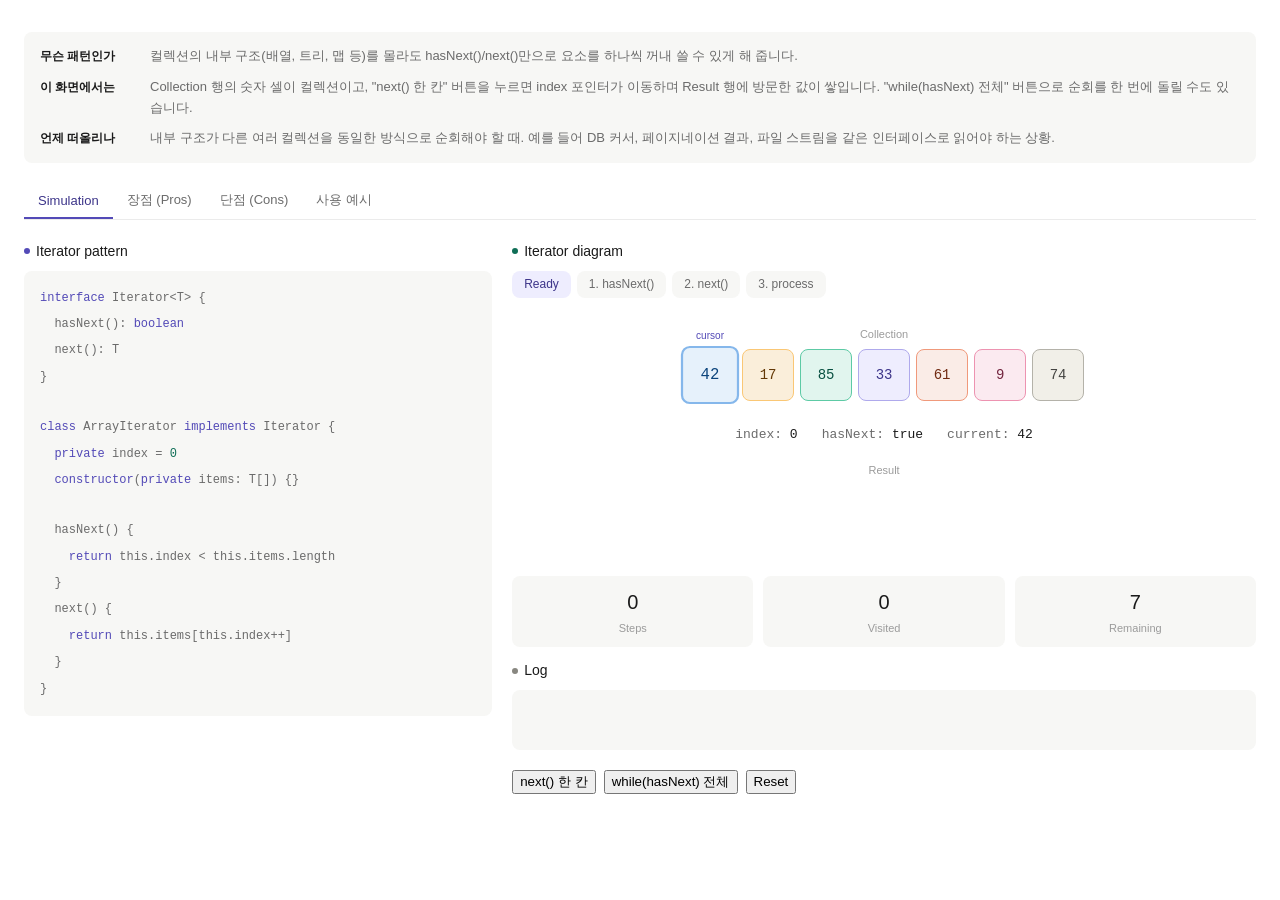
<file: design-programming/presentation/topics/06-iterator.html>
<!DOCTYPE html>
<html lang="ko">
<head>
  <meta charset="UTF-8">
  <meta name="viewport" content="width=device-width, initial-scale=1.0">
  <title>Iterator Pattern</title>
  <link rel="stylesheet" href="../topic-frame.css">
</head>
<body>
<h2 class="sr-only">Iterator pattern interactive explainer with simulation, pros, cons, and use cases in Korean.</h2>
<style>
*{box-sizing:border-box}
.tabs{display:flex;gap:0;border-bottom:0.5px solid var(--color-border-tertiary);margin-bottom:1.25rem;overflow-x:auto}
.tab{padding:8px 14px;font-size:13px;font-weight:500;color:var(--color-text-secondary);cursor:pointer;border-bottom:2px solid transparent;transition:all 0.3s;background:none;border-top:none;border-left:none;border-right:none;white-space:nowrap}
.tab:hover{color:var(--color-text-primary)}.tab.active{color:#3C3489;border-bottom-color:#534AB7}
.pnl{display:none}.pnl.active{display:block}
.sec{margin-bottom:1.25rem}
.sec-title{font-size:14px;font-weight:500;color:var(--color-text-primary);margin-bottom:8px;display:flex;align-items:center;gap:6px}
.sec-dot{width:6px;height:6px;border-radius:50%;flex-shrink:0}
.cw{background:var(--color-background-secondary);border-radius:var(--border-radius-md);padding:14px 16px;font-family:var(--font-mono);font-size:12px;line-height:2.2;color:var(--color-text-secondary);overflow-x:auto;margin-bottom:10px}
.cl{display:flex;align-items:baseline;min-height:24px;transition:background 0.5s;border-radius:3px;padding:0 4px;margin:0 -4px}
.cl.hl{background:#EEEDFE}.cl.hlg{background:#E1F5EE}.cl.hlr{background:#FCEBEB}
.ct{white-space:pre;flex-shrink:0}
.ca{margin-left:12px;font-family:var(--font-sans);font-size:11px;opacity:0;transition:opacity 1s;white-space:nowrap;flex-shrink:0}
.ca.show{opacity:1}
.cap{color:#534AB7}.cag{color:#085041}.car{color:#791F1F}
.kw{color:#534AB7}.vl{color:#0F6E56}.nl{color:#A32D2D}.cm{color:var(--color-text-tertiary)}.sv{color:#BA7517}

.viz-area{position:relative;min-height:200px;margin:12px 0;padding:16px 0}
.collection-row{display:flex;justify-content:center;gap:6px;margin-bottom:24px}
.item-cell{width:52px;height:52px;border-radius:var(--border-radius-md);display:flex;align-items:center;justify-content:center;font-family:var(--font-mono);font-size:14px;font-weight:500;border:0.5px solid;transition:all 0.5s;position:relative}
.item-cell.visited{opacity:0.45;transform:scale(0.92)}
.item-cell.current{transform:scale(1.12);border-width:2px}
.cursor-label{position:absolute;top:-18px;font-size:9px;font-family:var(--font-sans);color:var(--color-text-tertiary);opacity:0;transition:opacity 0.5s}
.item-cell.current .cursor-label{opacity:1;color:#534AB7}
.iter-info{display:flex;justify-content:center;gap:24px;font-size:13px;color:var(--color-text-secondary)}
.iter-info span{font-family:var(--font-mono)}
.iter-val{font-weight:500;color:var(--color-text-primary)}
.result-row{display:flex;justify-content:center;gap:6px;margin-top:16px;min-height:52px;flex-wrap:wrap}
.result-cell{width:44px;height:44px;border-radius:var(--border-radius-md);display:flex;align-items:center;justify-content:center;font-family:var(--font-mono);font-size:13px;font-weight:500;opacity:0;transform:translateY(8px);transition:all 0.5s}
.result-cell.show{opacity:1;transform:translateY(0)}
.result-label{text-align:center;font-size:11px;color:var(--color-text-tertiary);margin-top:4px}

.pills{display:flex;gap:6px;margin-bottom:12px;flex-wrap:wrap}
.pill{font-size:12px;padding:4px 12px;border-radius:var(--border-radius-md);background:var(--color-background-secondary);color:var(--color-text-secondary);transition:all 0.5s}
.pill.active{background:#EEEDFE;color:#3C3489}.pill.done{background:#E1F5EE;color:#085041}
.sts{display:grid;grid-template-columns:repeat(3,minmax(0,1fr));gap:10px;margin:12px 0}
.stc{background:var(--color-background-secondary);border-radius:var(--border-radius-md);padding:10px 12px;text-align:center}
.stn{font-size:20px;font-weight:500;color:var(--color-text-primary)}
.stl{font-size:11px;color:var(--color-text-tertiary);margin-top:2px}
.lga{background:var(--color-background-secondary);border-radius:var(--border-radius-md);padding:10px 14px;min-height:60px;max-height:200px;overflow-y:auto;font-family:var(--font-mono);font-size:11px;line-height:2;color:var(--color-text-secondary)}
.ll{display:flex;gap:6px;align-items:baseline}
.tg{display:inline-block;font-size:10px;padding:1px 7px;border-radius:var(--border-radius-md);font-weight:500}
.tgn{background:#E1F5EE;color:#085041}.tgc{background:#EEEDFE;color:#3C3489}.tgk{background:#FAEEDA;color:#633806}.tgr{background:#FCEBEB;color:#791F1F}
.btns{display:flex;gap:8px;flex-wrap:wrap}
.btns button:disabled{opacity:0.4;cursor:not-allowed}
.dnav{display:flex;gap:8px;flex-wrap:wrap;margin-bottom:12px}
.dbtn{padding:6px 14px;font-size:12px;border-radius:var(--border-radius-md);background:var(--color-background-secondary);color:var(--color-text-secondary);border:0.5px solid var(--color-border-tertiary);cursor:pointer;transition:all 0.3s}
.dbtn:hover{border-color:var(--color-border-secondary)}
.dbtn.ag{background:#E1F5EE;color:#085041;border-color:#0F6E56}
.dbtn.ar{background:#FCEBEB;color:#791F1F;border-color:#A32D2D}
.dsc{font-size:13px;color:var(--color-text-secondary);line-height:1.7;padding:10px 14px;background:var(--color-background-secondary);border-radius:var(--border-radius-md);min-height:40px;opacity:0;transition:opacity 0.8s}
.dsc.show{opacity:1}

.intro-block{background:var(--color-background-secondary);border-radius:var(--border-radius-md);padding:14px 16px;margin-bottom:1.25rem;display:flex;flex-direction:column;gap:10px}
.intro-item{display:flex;gap:10px;align-items:baseline}
.intro-label{font-size:12px;font-weight:600;color:var(--color-text-primary);white-space:nowrap;min-width:100px;flex-shrink:0}
.intro-text{font-size:13px;color:var(--color-text-secondary);line-height:1.6}

.sim-row{display:flex;gap:1.25rem;align-items:flex-start}
.sim-row>.sec{flex:1;min-width:0;margin-bottom:0}
.sim-row>.sec:first-child{flex:0 0 38%;max-width:38%}
.sim-row>.sec:last-child{flex:1}
@media(max-width:860px){.sim-row{flex-direction:column}.sim-row>.sec:first-child{flex:1;max-width:100%}}



</style>

<div style="padding:0.5rem 0">
<div class="intro-block">
  <div class="intro-item"><span class="intro-label">무슨 패턴인가</span><span class="intro-text">컬렉션의 내부 구조(배열, 트리, 맵 등)를 몰라도 hasNext()/next()만으로 요소를 하나씩 꺼내 쓸 수 있게 해 줍니다.</span></div>
  <div class="intro-item"><span class="intro-label">이 화면에서는</span><span class="intro-text">Collection 행의 숫자 셀이 컬렉션이고, "next() 한 칸" 버튼을 누르면 index 포인터가 이동하며 Result 행에 방문한 값이 쌓입니다. "while(hasNext) 전체" 버튼으로 순회를 한 번에 돌릴 수도 있습니다.</span></div>
  <div class="intro-item"><span class="intro-label">언제 떠올리나</span><span class="intro-text">내부 구조가 다른 여러 컬렉션을 동일한 방식으로 순회해야 할 때. 예를 들어 DB 커서, 페이지네이션 결과, 파일 스트림을 같은 인터페이스로 읽어야 하는 상황.</span></div>
</div>
<div class="tabs">
  <button class="tab active" onclick="sw('sim')">Simulation</button>
  <button class="tab" onclick="sw('pro')">장점 (Pros)</button>
  <button class="tab" onclick="sw('con')">단점 (Cons)</button>
  <button class="tab" onclick="sw('use')">사용 예시</button>
</div>

<div class="pnl active" id="p-sim">
<div class="sim-row">
<div class="sec">
  <div class="sec-title"><span class="sec-dot" style="background:#534AB7"></span>Iterator pattern</div>
  <div class="cw">
    <div class="cl" id="cl-0"><span class="ct"><span class="kw">interface</span> Iterator&lt;T&gt; {</span></div>
    <div class="cl" id="cl-1"><span class="ct">  hasNext(): <span class="kw">boolean</span></span><span class="ca cap" id="an-1"></span></div>
    <div class="cl" id="cl-2"><span class="ct">  next(): T</span><span class="ca cap" id="an-2"></span></div>
    <div class="cl" id="cl-3"><span class="ct">}</span></div>
    <div class="cl" id="cl-4"><span class="ct"></span></div>
    <div class="cl" id="cl-5"><span class="ct"><span class="kw">class</span> ArrayIterator <span class="kw">implements</span> Iterator {</span></div>
    <div class="cl" id="cl-6"><span class="ct">  <span class="kw">private</span> index = <span class="vl">0</span></span><span class="ca cap" id="an-6"></span></div>
    <div class="cl" id="cl-7"><span class="ct">  <span class="kw">constructor</span>(<span class="kw">private</span> items: T[]) {}</span><span class="ca cap" id="an-7"></span></div>
    <div class="cl" id="cl-8"><span class="ct"></span></div>
    <div class="cl" id="cl-9"><span class="ct">  hasNext() {</span><span class="ca cap" id="an-9"></span></div>
    <div class="cl" id="cl-10"><span class="ct">    <span class="kw">return</span> this.index &lt; this.items.length</span><span class="ca cap" id="an-10"></span></div>
    <div class="cl" id="cl-11"><span class="ct">  }</span></div>
    <div class="cl" id="cl-12"><span class="ct">  next() {</span><span class="ca cap" id="an-12"></span></div>
    <div class="cl" id="cl-13"><span class="ct">    <span class="kw">return</span> this.items[this.index++]</span><span class="ca cap" id="an-13"></span></div>
    <div class="cl" id="cl-14"><span class="ct">  }</span></div>
    <div class="cl" id="cl-15"><span class="ct">}</span></div>
  </div>
</div>
<div class="sec">
  <div class="sec-title"><span class="sec-dot" style="background:#0F6E56"></span>Iterator diagram</div>
  <div class="pills" id="steps"><div class="pill active" data-s="0">Ready</div><div class="pill" data-s="1">1. hasNext()</div><div class="pill" data-s="2">2. next()</div><div class="pill" data-s="3">3. process</div></div>
  <div class="viz-area" id="viz">
    <div style="text-align:center;font-size:11px;color:var(--color-text-tertiary);margin-bottom:6px">Collection</div>
    <div class="collection-row" id="coll-row"></div>
    <div class="iter-info">
      <span>index: <span class="iter-val" id="idx-val">0</span></span>
      <span>hasNext: <span class="iter-val" id="has-val">true</span></span>
      <span>current: <span class="iter-val" id="cur-val">-</span></span>
    </div>
    <div style="text-align:center;font-size:11px;color:var(--color-text-tertiary);margin-top:16px">Result</div>
    <div class="result-row" id="result-row"></div>
  </div>
<div class="sts">
  <div class="stc"><div class="stn" id="s-steps">0</div><div class="stl">Steps</div></div>
  <div class="stc"><div class="stn" id="s-visited">0</div><div class="stl">Visited</div></div>
  <div class="stc"><div class="stn" id="s-remain">7</div><div class="stl">Remaining</div></div>
</div>
<div class="sec"><div class="sec-title"><span class="sec-dot" style="background:#888780"></span>Log</div><div class="lga" id="logbox"></div></div>
<div class="btns">
  <button id="btn-next" onclick="stepNext()">next() 한 칸</button>
  <button id="btn-all" onclick="stepAll()">while(hasNext) 전체</button>
  <button id="btn-reset" onclick="doReset()">Reset</button>
</div>
</div>
</div>
</div>

<div class="pnl" id="p-pro">
<div class="sec"><div class="sec-title"><span class="sec-dot" style="background:#1D9E75"></span>장점 코드 데모</div>
<div class="dnav" id="pro-nav">
  <button class="dbtn ag" onclick="proDem(0,this)">내부 구조 숨김</button>
  <button class="dbtn" onclick="proDem(1,this)">통일된 순회 방식</button>
  <button class="dbtn" onclick="proDem(2,this)">여러 순회 동시</button>
  <button class="dbtn" onclick="proDem(3,this)">지연 평가</button>
</div>
<div class="cw" id="pro-code"></div>
<div class="dsc" id="pro-desc"></div>
</div>
<div style="margin-top:8px"><button onclick="runPro()">실행해보기</button></div>
</div>

<div class="pnl" id="p-con">
<div class="sec"><div class="sec-title"><span class="sec-dot" style="background:#A32D2D"></span>단점 코드 데모</div>
<div class="dnav" id="con-nav">
  <button class="dbtn ar" onclick="conDem(0,this)">단순 컬렉션엔 과잉</button>
  <button class="dbtn" onclick="conDem(1,this)">수정 중 순회 위험</button>
  <button class="dbtn" onclick="conDem(2,this)">인덱스 접근 불가</button>
  <button class="dbtn" onclick="conDem(3,this)">성능 오버헤드</button>
</div>
<div class="cw" id="con-code"></div>
<div class="dsc" id="con-desc"></div>
</div>
<div style="margin-top:8px"><button onclick="runCon()">실행해보기</button></div>
</div>

<div class="pnl" id="p-use">
<div class="sec"><div class="sec-title"><span class="sec-dot" style="background:#534AB7"></span>실제 사용 예시</div>
<div class="dnav" id="use-nav">
  <button class="dbtn ag" onclick="useDem(0,this)">for...of</button>
  <button class="dbtn" onclick="useDem(1,this)">DB 커서</button>
  <button class="dbtn" onclick="useDem(2,this)">파일 읽기</button>
  <button class="dbtn" onclick="useDem(3,this)">트리 순회</button>
</div>
<div class="cw" id="use-code"></div>
<div class="dsc" id="use-desc"></div>
</div>
<div style="margin-top:8px"><button onclick="runUse()">실행해보기</button></div>
</div>
</div>

<script>
var D=2400;
var items=[42,17,85,33,61,9,74];
var itemColors=[
{bg:'#E6F1FB',c:'#0C447C',b:'#85B7EB'},
{bg:'#FAEEDA',c:'#633806',b:'#FAC775'},
{bg:'#E1F5EE',c:'#085041',b:'#5DCAA5'},
{bg:'#EEEDFE',c:'#3C3489',b:'#AFA9EC'},
{bg:'#FAECE7',c:'#712B13',b:'#F0997B'},
{bg:'#FBEAF0',c:'#72243E',b:'#ED93B1'},
{bg:'#F1EFE8',c:'#444441',b:'#B4B2A9'}
];

function buildCollection(){
var row=document.getElementById('coll-row');row.innerHTML='';
for(var i=0;i<items.length;i++){
var d=document.createElement('div');d.className='item-cell';d.id='ic-'+i;
d.style.background=itemColors[i].bg;d.style.color=itemColors[i].c;d.style.borderColor=itemColors[i].b;
d.innerHTML='<span class="cursor-label">cursor</span>'+items[i];
row.appendChild(d);
}
var rrow=document.getElementById('result-row');rrow.innerHTML='';
for(var j=0;j<items.length;j++){
var r=document.createElement('div');r.className='result-cell';r.id='rc-'+j;
r.style.background=itemColors[j].bg;r.style.color=itemColors[j].c;
r.textContent=items[j];
rrow.appendChild(r);
}
}

var proData=[
{lines:['// 배열이든 트리든 맵이든 — 같은 방식으로 순회!','const arrayIter = array.createIterator()','const treeIter  = tree.createIterator()','const mapIter   = map.createIterator()','','// 호출하는 쪽은 내부 구조를 전혀 몰라도 됨','while (arrayIter.hasNext()) arrayIter.next()','while (treeIter.hasNext())  treeIter.next()','while (mapIter.hasNext())   mapIter.next()','','// 전부 똑같은 코드! 내부가 뭐든 상관없음!'],
annos:['','배열에서 이터레이터 꺼냄','트리에서도 이터레이터 꺼냄','맵에서도 이터레이터 꺼냄','','내부가 배열? 트리? 해시? 몰라도 됨!','hasNext/next로 순회','똑같은 방식!','또 똑같은 방식!','','구조가 달라도 사용법은 하나!'],
desc:'자판기에서 음료를 꺼내는 방식은 항상 같죠? 안에 캔이든 병이든 상관없이 버튼만 누르면 돼요. 이터레이터도 마찬가지 — 내부 구조를 몰라도 hasNext/next만 쓰면 됩니다.',hl:'hlg'},
{lines:['// 배열, Set, Map 전부 for...of로 통일!','','const array = [1, 2, 3]','const set = new Set([1, 2, 3])','const map = new Map([["a",1], ["b",2]])','','// 전부 같은 문법!','for (const item of array) { ... }','for (const item of set) { ... }','for (const [k,v] of map) { ... }','','// 이터레이터 프로토콜 덕분에 가능!'],
annos:['','','배열','셋','맵','','','for...of 하나로!','셋도 같은 방식!','맵도 같은 방식!','','Symbol.iterator만 있으면 다 됨!'],
desc:'USB 충전기처럼, 규격만 맞으면 어떤 기기든 충전할 수 있어요. 이터레이터 프로토콜이라는 규격 덕분에 for...of 하나로 배열, Set, Map 전부 순회할 수 있습니다.',hl:'hlg'},
{lines:['// 같은 컬렉션에 이터레이터 여러 개!','const list = new MyList([10, 20, 30, 40])','','const iter1 = list.createIterator()','const iter2 = list.createIterator()','','iter1.next()  // 10','iter1.next()  // 20','iter2.next()  // 10 ← iter2는 아직 처음!','','// 각 이터레이터가 독립적인 커서를 가짐','// 서로 간섭하지 않음!'],
annos:['','','','이터레이터 1번','이터레이터 2번','','1번은 두 칸 전진','','2번은 아직 첫 칸! 독립적!','','각자 자기 위치를 기억해요','동시에 여러 순회가 가능!'],
desc:'같은 책에 북마크를 여러 개 꽂을 수 있는 것처럼, 이터레이터를 여러 개 만들면 각각 독립적으로 순회할 수 있어요. 서로 간섭하지 않아요.',hl:'hlg'},
{lines:['// 100만 개를 한 번에 안 읽어도 됨!','','function* fibonacci() {','  let a = 0, b = 1','  while (true) {','    yield a','    ;[a, b] = [b, a + b]','  }','}','','// 필요할 때 하나씩만 꺼냄','const fib = fibonacci()','fib.next()  // { value: 0 }','fib.next()  // { value: 1 }','fib.next()  // { value: 1 }'],
annos:['','','무한 수열을 정의!','','영원히 끝나지 않는 루프지만...','yield로 하나 뱉고 멈춤!','다음 호출 때 이어서 계산','','','','전부 계산하지 않고 하나씩만!','','0을 줌','1을 줌','또 1을 줌... 필요할 때만!'],
desc:'뷔페에서 접시에 음식을 다 담지 않고, 먹을 만큼만 가져오는 거예요. Generator와 이터레이터를 쓰면 무한한 데이터도 메모리 걱정 없이 하나씩 처리할 수 있어요.',hl:'hlg'}
];

var conData=[
{lines:['// 단순 배열 순회인데 이터레이터를 쓰면','','const iter = array.createIterator()','while (iter.hasNext()) {','  const item = iter.next()','  process(item)','}','','// 그냥 for문이면 끝나는 일인데...','for (let i = 0; i < array.length; i++) {','  process(array[i])','}'],
annos:['','','이터레이터 생성하고','hasNext 확인하고','next로 꺼내고','처리하고...','','','','이게 훨씬 간단하잖아!','직접 접근이 더 직관적!','배열엔 과한 패턴!'],
desc:'배열처럼 단순한 구조에 이터레이터를 만드는 건 숟가락 하나 쓰려고 식기 세트를 사는 거예요. for문이면 충분한 경우에는 그냥 for문을 쓰세요.',hl:'hlr'},
{lines:['// 순회 중에 컬렉션을 수정하면?','','const iter = list.createIterator()','while (iter.hasNext()) {','  const item = iter.next()','  if (item === "삭제할것") {','    list.remove(item)  // 위험!','  }','}','','// 커서가 가리키던 위치가 엉망!','// ConcurrentModificationException 발생!'],
annos:['','','이터레이터 생성','순회 시작','하나 꺼냄','','순회 중 삭제?!','','','','커서 위치가 꼬여버림!','자바에선 에러 발생!'],
desc:'에스컬레이터 타는 중에 계단을 빼는 것과 같아요. 순회 중에 컬렉션을 수정하면 커서가 엉뚱한 곳을 가리키게 돼요. 수정이 필요하면 순회 후에 하세요.',hl:'hlr'},
{lines:['// 이터레이터는 "앞으로만" 감','','const iter = list.createIterator()','iter.next()  // 1번째','iter.next()  // 2번째','iter.next()  // 3번째','','// "2번째로 돌아가고 싶은데?"','// → 못 돌아감! 앞으로만 감!','','// "5번째만 바로 보고 싶은데?"','// → 하나씩 넘겨야 함! 직접 점프 불가!'],
annos:['','','','앞으로!','앞으로!','앞으로!','','','뒤로 가기 없음!','','','array[4]처럼 바로 접근 불가!'],
desc:'책을 앞에서부터 한 장씩 넘기는 것처럼, 기본 이터레이터는 앞으로만 가요. 5번째 항목을 보려면 1~4번째를 다 넘겨야 해요. 랜덤 접근이 필요하면 인덱스가 더 나아요.',hl:'hlr'},
{lines:['// 단순 배열 접근 vs 이터레이터','','// 직접 접근: 메모리 딱 한 번','array[3]  // O(1)','','// 이터레이터: 객체 생성 + 메서드 호출','const iter = array.createIterator()','iter.next()  // 1번째 + 메서드 호출 비용','iter.next()  // 2번째','iter.next()  // 3번째','iter.next()  // 4번째... 이제야 도착!','// 객체 생성 + 4번 호출 = 오버헤드!'],
annos:['','','','배열은 바로 접근! 빠름!','','','이터레이터 객체 생성 비용','메서드 호출 1번','메서드 호출 2번','메서드 호출 3번','메서드 호출 4번... 느림','단순 접근엔 불필요한 비용!'],
desc:'엘리베이터(인덱스)가 있는데 굳이 계단(이터레이터)으로 올라가는 거예요. 이터레이터는 순차 접근에 최적화되어 있지, 랜덤 접근에는 비효율적이에요.',hl:'hlr'}
];

var useData=[
{lines:['// JS의 for...of = 이터레이터 패턴!','','const arr = ["a", "b", "c"]','','// 이게 실제로 하는 일:','const iter = arr[Symbol.iterator]()','','let result = iter.next()','while (!result.done) {','  console.log(result.value)  // "a","b","c"','  result = iter.next()','}','// for...of가 이걸 자동으로 해주는 거예요!'],
annos:['우리가 매일 쓰는 그것!','','','','','배열의 이터레이터를 꺼내고','','첫 번째 값','done이 false인 동안 반복','값을 꺼내서 사용','다음으로 이동','','for...of = 이 코드의 축약형!'],
desc:'for...of를 쓸 때마다 사실 이터레이터 패턴을 쓰고 있었어요! JS 엔진이 Symbol.iterator를 호출해서 이터레이터를 만들고, next()가 돌려주는 value/done 값을 기준으로 반복합니다.',hl:'hlg'},
{lines:['// DB 쿼리 결과를 한 줄씩 가져오기','','const cursor = db.query("SELECT * FROM users")','','// 100만 건을 한 번에 메모리에 안 올림!','while (cursor.hasNext()) {','  const row = cursor.next()','  processUser(row)','}','','// 커서가 DB에서 한 줄씩 가져옴','// → 메모리 사용량 최소화!'],
annos:['','','DB에 쿼리를 보내고 커서를 받음','','','다음 행이 있는지 확인','한 줄만 가져옴','처리!','','','100만 건이어도 메모리엔 1줄만!','이터레이터 덕분에 가능!'],
desc:'도서관에서 책 100권을 한 번에 빌리지 않고, 읽을 책만 한 권씩 빌리는 거예요. DB 커서도 이터레이터 패턴으로 한 행씩 가져와서 메모리를 아낍니다.',hl:'hlg'},
{lines:['// 대용량 파일을 한 줄씩 읽기','','const reader = new LineIterator("huge.log")','','// 10GB 파일도 메모리 걱정 없음!','while (reader.hasNext()) {','  const line = reader.next()','  if (line.includes("ERROR")) {','    reportError(line)','  }','}','// 한 줄씩 읽고 바로 처리 → 버림!'],
annos:['','','파일 이터레이터 생성','','','다음 줄이 있으면','한 줄만 메모리에 올림','에러 라인인지 확인','에러면 리포트!','','','읽고 → 처리 → 버림! 효율적!'],
desc:'10GB 로그 파일을 통째로 열면 컴퓨터가 멈추지만, 한 줄씩 읽으면 메모리가 얼마든 큰 파일도 처리할 수 있어요. 이터레이터 패턴 덕분이에요.',hl:'hlg'},
{lines:['// 트리 구조를 이터레이터로 순회','','class TreeIterator implements Iterator {','  private stack = [root]','  hasNext() { return this.stack.length > 0 }','  next() {','    const node = this.stack.pop()','    if (node.right) this.stack.push(node.right)','    if (node.left) this.stack.push(node.left)','    return node.value','  }','}','// 복잡한 트리도 while(hasNext) next()로 끝!'],
annos:['','','트리 전용 이터레이터','스택으로 위치 관리','스택이 비면 끝!','','현재 노드를 꺼내고','오른쪽 자식 넣고','왼쪽 자식 넣고','값 반환!','','','밖에서 보면 그냥 hasNext/next!'],
desc:'트리를 직접 순회하려면 재귀나 스택을 써야 하는데, 이터레이터로 감싸면 밖에서는 while(hasNext) next()만 쓰면 돼요. 복잡한 순회 로직을 이터레이터 안에 숨기는 거예요.',hl:'hlg'}
];

var curPro=0,curCon=0,curUse=0,demoR=false;
function buildHTML(data,idx,prefix,colorCls){var d=data[idx];var html='';for(var i=0;i<d.lines.length;i++){html+='<div class="cl" id="'+prefix+'-'+i+'"><span class="ct">'+d.lines[i]+'</span><span class="ca '+colorCls+'" id="'+prefix+'-a-'+i+'"></span></div>'}return html}
function renderCode(t,data,idx,c){document.getElementById(t).innerHTML=buildHTML(data,idx,t,c)}
function renderDesc(t,data,idx){var el=document.getElementById(t);el.textContent=data[idx].desc;el.classList.remove('show');requestAnimationFrame(function(){requestAnimationFrame(function(){el.classList.add('show')})})}
function proDem(i,b){curPro=i;document.querySelectorAll('#pro-nav .dbtn').forEach(function(x){x.className='dbtn'});b.className='dbtn ag';renderCode('pro-code',proData,i,'cag');renderDesc('pro-desc',proData,i)}
function conDem(i,b){curCon=i;document.querySelectorAll('#con-nav .dbtn').forEach(function(x){x.className='dbtn'});b.className='dbtn ar';renderCode('con-code',conData,i,'car');renderDesc('con-desc',conData,i)}
function useDem(i,b){curUse=i;document.querySelectorAll('#use-nav .dbtn').forEach(function(x){x.className='dbtn'});b.className='dbtn ag';renderCode('use-code',useData,i,'cag');renderDesc('use-desc',useData,i)}
function sl(ms){return new Promise(function(r){setTimeout(r,ms)})}
async function animCode(p,data,idx){if(demoR)return;demoR=true;var d=data[idx];for(var i=0;i<d.lines.length;i++){var line=document.getElementById(p+'-'+i);var anno=document.getElementById(p+'-a-'+i);if(!d.annos[i]||d.annos[i]===''){await sl(200);continue}line.classList.add(d.hl);anno.textContent='\u2190 '+d.annos[i];(function(a){requestAnimationFrame(function(){requestAnimationFrame(function(){a.classList.add('show')})})})(anno);await sl(1800)}demoR=false}
function runPro(){animCode('pro-code',proData,curPro)}
function runCon(){animCode('con-code',conData,curCon)}
function runUse(){animCode('use-code',useData,curUse)}
renderCode('pro-code',proData,0,'cag');renderDesc('pro-desc',proData,0);
renderCode('con-code',conData,0,'car');renderDesc('con-desc',conData,0);
renderCode('use-code',useData,0,'cag');renderDesc('use-desc',useData,0);

function sw(id){document.querySelectorAll('.tab').forEach(function(t){t.classList.remove('active')});document.querySelectorAll('.pnl').forEach(function(p){p.classList.remove('active')});document.querySelector('[onclick="sw(\''+id+'\')"]').classList.add('active');document.getElementById('p-'+id).classList.add('active')}

var cursor=0,totalSteps=0,visited=0,running=false;
var logbox=document.getElementById('logbox');
var anIds=[1,2,6,7,9,10,12,13];

function setStep(n){document.querySelectorAll('.pill').forEach(function(p){var s=parseInt(p.dataset.s);if(!isNaN(s))p.className='pill'+(s===n?' active':(s<n?' done':''))})}
function clearHL(){for(var i=0;i<=15;i++){var e=document.getElementById('cl-'+i);if(e)e.classList.remove('hl')}anIds.forEach(function(j){var a=document.getElementById('an-'+j);if(a){a.classList.remove('show');a.textContent=''}})}
function hlLine(n,txt){clearHL();var e=document.getElementById('cl-'+n);if(e)e.classList.add('hl');var a=document.getElementById('an-'+n);if(a&&txt){a.textContent='\u2190 '+txt;requestAnimationFrame(function(){requestAnimationFrame(function(){a.classList.add('show')})})}}
function addLog(msg,type){var d=document.createElement('div');d.className='ll';var tg=document.createElement('span');tg.className='tg '+(type==='check'?'tgk':type==='next'?'tgn':type==='done'?'tgc':'tgr');tg.textContent=type==='check'?'CHECK':type==='next'?'NEXT':type==='done'?'DONE':'END';var tx=document.createElement('span');tx.textContent=msg;d.appendChild(tg);d.appendChild(tx);logbox.appendChild(d);logbox.scrollTop=logbox.scrollHeight}
function updateStats(){document.getElementById('s-steps').textContent=totalSteps;document.getElementById('s-visited').textContent=visited;document.getElementById('s-remain').textContent=items.length-visited}
function updateViz(){
document.getElementById('idx-val').textContent=cursor;
document.getElementById('has-val').textContent=cursor<items.length?'true':'false';
document.getElementById('cur-val').textContent=cursor<items.length?items[cursor]:'-';
for(var i=0;i<items.length;i++){
var ic=document.getElementById('ic-'+i);
ic.classList.remove('current','visited');
if(i<cursor)ic.classList.add('visited');
else if(i===cursor&&cursor<items.length)ic.classList.add('current');
}}
function setBtns(d){['btn-next','btn-all','btn-reset'].forEach(function(id){var e=document.getElementById(id);if(e)e.disabled=d})}

async function stepNext(){
if(running)return;
if(cursor>=items.length){addLog('순회 완료! 더 이상 요소 없음','end');return}
running=true;setBtns(true);totalSteps++;

setStep(1);
hlLine(9,'hasNext() 호출! index('+cursor+') < length('+items.length+') ?');
addLog('hasNext() → '+(cursor<items.length?'true':'false')+' (index='+cursor+')','check');
updateViz();
await sl(D);

setStep(2);
hlLine(13,'next() → items['+cursor+'] = '+items[cursor]);
addLog('next() → '+items[cursor]+' (index '+cursor+' → '+(cursor+1)+')','next');
var rc=document.getElementById('rc-'+cursor);
rc.classList.add('show');
cursor++;visited++;
updateViz();updateStats();
await sl(D);

setStep(3);
if(cursor>=items.length){
hlLine(10,'index('+cursor+') >= length('+items.length+') → 순회 끝!');
addLog('hasNext() → false! 순회 완료!','done');
}
await sl(D/3);
running=false;setBtns(false)}

async function stepAll(){
if(running)return;
if(cursor>=items.length){addLog('이미 순회 완료!','end');return}
running=true;setBtns(true);
while(cursor<items.length){
totalSteps++;
setStep(1);
hlLine(9,'hasNext() → true (index='+cursor+')');
addLog('hasNext() → true (index='+cursor+')','check');
updateViz();await sl(1200);

setStep(2);
hlLine(13,'next() → '+items[cursor]+' (index '+cursor+')');
addLog('next() → '+items[cursor],'next');
document.getElementById('rc-'+cursor).classList.add('show');
cursor++;visited++;
updateViz();updateStats();await sl(1000);
}
setStep(3);
hlLine(10,'hasNext() → false! 순회 완료!');
addLog('hasNext() → false! 전체 순회 완료!','done');
await sl(D/3);
running=false;setBtns(false)}

function doReset(){cursor=0;totalSteps=0;visited=0;running=false;logbox.innerHTML='';setStep(0);clearHL();updateStats();updateViz();
for(var i=0;i<items.length;i++){document.getElementById('rc-'+i).classList.remove('show')}
setBtns(false)}

buildCollection();updateViz();updateStats();
</script>
</body>
</html>
</file>
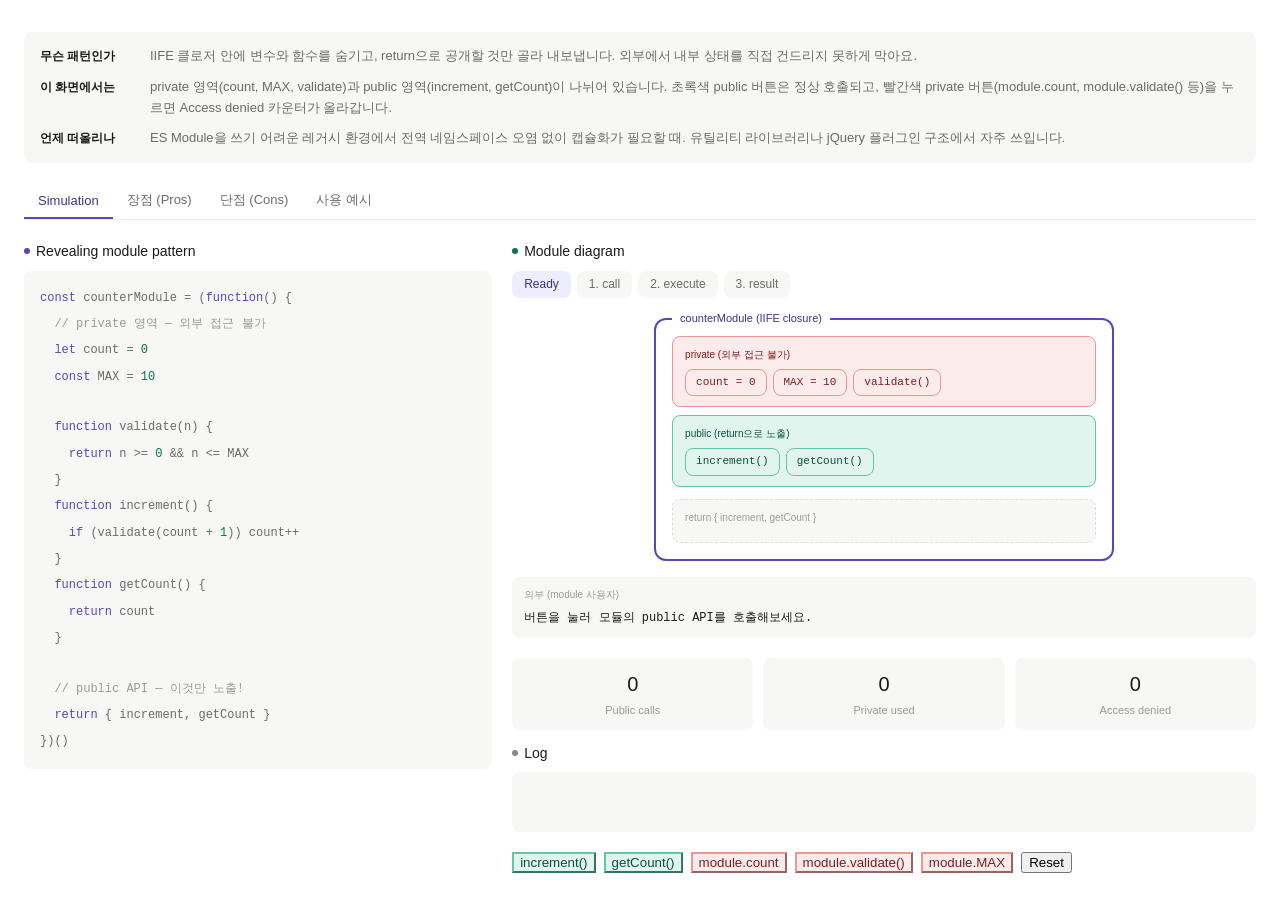
<file: design-programming/presentation/topics/07-revealing-module.html>
<!DOCTYPE html>
<html lang="ko">
<head>
  <meta charset="UTF-8">
  <meta name="viewport" content="width=device-width, initial-scale=1.0">
  <title>Revealing Module Pattern</title>
  <link rel="stylesheet" href="../topic-frame.css">
</head>
<body>
<h2 class="sr-only">Revealing Module pattern interactive explainer with simulation, pros, cons, and use cases in Korean.</h2>
<style>
*{box-sizing:border-box}
.tabs{display:flex;gap:0;border-bottom:0.5px solid var(--color-border-tertiary);margin-bottom:1.25rem;overflow-x:auto}
.tab{padding:8px 14px;font-size:13px;font-weight:500;color:var(--color-text-secondary);cursor:pointer;border-bottom:2px solid transparent;transition:all 0.3s;background:none;border-top:none;border-left:none;border-right:none;white-space:nowrap}
.tab:hover{color:var(--color-text-primary)}.tab.active{color:#3C3489;border-bottom-color:#534AB7}
.pnl{display:none}.pnl.active{display:block}
.sec{margin-bottom:1.25rem}
.sec-title{font-size:14px;font-weight:500;color:var(--color-text-primary);margin-bottom:8px;display:flex;align-items:center;gap:6px}
.sec-dot{width:6px;height:6px;border-radius:50%;flex-shrink:0}
.cw{background:var(--color-background-secondary);border-radius:var(--border-radius-md);padding:14px 16px;font-family:var(--font-mono);font-size:12px;line-height:2.2;color:var(--color-text-secondary);overflow-x:auto;margin-bottom:10px}
.cl{display:flex;align-items:baseline;min-height:24px;transition:background 0.5s;border-radius:3px;padding:0 4px;margin:0 -4px}
.cl.hl{background:#EEEDFE}.cl.hlg{background:#E1F5EE}.cl.hlr{background:#FCEBEB}.cl.hla{background:#FAEEDA}
.ct{white-space:pre;flex-shrink:0}
.ca{margin-left:12px;font-family:var(--font-sans);font-size:11px;opacity:0;transition:opacity 1s;white-space:nowrap;flex-shrink:0}
.ca.show{opacity:1}
.cap{color:#534AB7}.cag{color:#085041}.car{color:#791F1F}.caa{color:#633806}
.kw{color:#534AB7}.vl{color:#0F6E56}.nl{color:#A32D2D}.cm{color:var(--color-text-tertiary)}.sv{color:#BA7517}

.viz-area{position:relative;min-height:240px;margin:12px 0;padding:8px 0}
.module-shell{border:2px solid #534AB7;border-radius:var(--border-radius-lg);padding:16px;margin:0 auto;max-width:460px;position:relative;transition:box-shadow 0.5s}
.module-shell.active{box-shadow:0 0 0 4px #EEEDFE}
.module-label{position:absolute;top:-10px;left:16px;background:var(--color-background-primary);padding:0 8px;font-size:11px;font-weight:500;color:#3C3489}
.zone{border-radius:var(--border-radius-md);padding:10px 12px;margin-bottom:8px}
.zone:last-child{margin-bottom:0}
.zone-priv{background:#FCEBEB;border:0.5px solid #F09595}
.zone-pub{background:#E1F5EE;border:0.5px solid #5DCAA5}
.zone-label{font-size:10px;font-weight:500;margin-bottom:6px}
.zone-label-priv{color:#791F1F}
.zone-label-pub{color:#085041}
.mem-row{display:flex;flex-wrap:wrap;gap:6px}
.mem{padding:4px 10px;border-radius:var(--border-radius-md);font-family:var(--font-mono);font-size:11px;transition:all 0.5s;cursor:pointer;border:0.5px solid}
.mem-priv{background:#FCEBEB;color:#791F1F;border-color:#F09595}
.mem-pub{background:#E1F5EE;color:#085041;border-color:#5DCAA5}
.mem.pulse{transform:scale(1.1)}
.mem.denied{opacity:0.5}
.return-zone{margin-top:12px;padding:10px 12px;background:var(--color-background-secondary);border-radius:var(--border-radius-md);border:0.5px dashed var(--color-border-secondary)}
.return-label{font-size:10px;font-weight:500;color:var(--color-text-tertiary);margin-bottom:6px}
.outside-zone{margin-top:16px;padding:10px 12px;background:var(--color-background-secondary);border-radius:var(--border-radius-md)}
.outside-label{font-size:10px;font-weight:500;color:var(--color-text-tertiary);margin-bottom:6px}
.result-msg{font-family:var(--font-mono);font-size:12px;color:var(--color-text-primary);min-height:18px;transition:opacity 0.5s}

.pills{display:flex;gap:6px;margin-bottom:12px;flex-wrap:wrap}
.pill{font-size:12px;padding:4px 12px;border-radius:var(--border-radius-md);background:var(--color-background-secondary);color:var(--color-text-secondary);transition:all 0.5s}
.pill.active{background:#EEEDFE;color:#3C3489}.pill.done{background:#E1F5EE;color:#085041}
.sts{display:grid;grid-template-columns:repeat(3,minmax(0,1fr));gap:10px;margin:12px 0}
.stc{background:var(--color-background-secondary);border-radius:var(--border-radius-md);padding:10px 12px;text-align:center}
.stn{font-size:20px;font-weight:500;color:var(--color-text-primary)}
.stl{font-size:11px;color:var(--color-text-tertiary);margin-top:2px}
.lga{background:var(--color-background-secondary);border-radius:var(--border-radius-md);padding:10px 14px;min-height:60px;max-height:200px;overflow-y:auto;font-family:var(--font-mono);font-size:11px;line-height:2;color:var(--color-text-secondary)}
.ll{display:flex;gap:6px;align-items:baseline}
.tg{display:inline-block;font-size:10px;padding:1px 7px;border-radius:var(--border-radius-md);font-weight:500}
.tgn{background:#E1F5EE;color:#085041}.tgc{background:#EEEDFE;color:#3C3489}.tgk{background:#FAEEDA;color:#633806}.tgr{background:#FCEBEB;color:#791F1F}
.btns{display:flex;gap:8px;flex-wrap:wrap}
.btns button:disabled{opacity:0.4;cursor:not-allowed}
.dnav{display:flex;gap:8px;flex-wrap:wrap;margin-bottom:12px}
.dbtn{padding:6px 14px;font-size:12px;border-radius:var(--border-radius-md);background:var(--color-background-secondary);color:var(--color-text-secondary);border:0.5px solid var(--color-border-tertiary);cursor:pointer;transition:all 0.3s}
.dbtn:hover{border-color:var(--color-border-secondary)}
.dbtn.ag{background:#E1F5EE;color:#085041;border-color:#0F6E56}
.dbtn.ar{background:#FCEBEB;color:#791F1F;border-color:#A32D2D}
.dsc{font-size:13px;color:var(--color-text-secondary);line-height:1.7;padding:10px 14px;background:var(--color-background-secondary);border-radius:var(--border-radius-md);min-height:40px;opacity:0;transition:opacity 0.8s}
.dsc.show{opacity:1}

.intro-block{background:var(--color-background-secondary);border-radius:var(--border-radius-md);padding:14px 16px;margin-bottom:1.25rem;display:flex;flex-direction:column;gap:10px}
.intro-item{display:flex;gap:10px;align-items:baseline}
.intro-label{font-size:12px;font-weight:600;color:var(--color-text-primary);white-space:nowrap;min-width:100px;flex-shrink:0}
.intro-text{font-size:13px;color:var(--color-text-secondary);line-height:1.6}

.sim-row{display:flex;gap:1.25rem;align-items:flex-start}
.sim-row>.sec{flex:1;min-width:0;margin-bottom:0}
.sim-row>.sec:first-child{flex:0 0 38%;max-width:38%}
.sim-row>.sec:last-child{flex:1}
@media(max-width:860px){.sim-row{flex-direction:column}.sim-row>.sec:first-child{flex:1;max-width:100%}}



</style>

<div style="padding:0.5rem 0">
<div class="intro-block">
  <div class="intro-item"><span class="intro-label">무슨 패턴인가</span><span class="intro-text">IIFE 클로저 안에 변수와 함수를 숨기고, return으로 공개할 것만 골라 내보냅니다. 외부에서 내부 상태를 직접 건드리지 못하게 막아요.</span></div>
  <div class="intro-item"><span class="intro-label">이 화면에서는</span><span class="intro-text">private 영역(count, MAX, validate)과 public 영역(increment, getCount)이 나뉘어 있습니다. 초록색 public 버튼은 정상 호출되고, 빨간색 private 버튼(module.count, module.validate() 등)을 누르면 Access denied 카운터가 올라갑니다.</span></div>
  <div class="intro-item"><span class="intro-label">언제 떠올리나</span><span class="intro-text">ES Module을 쓰기 어려운 레거시 환경에서 전역 네임스페이스 오염 없이 캡슐화가 필요할 때. 유틸리티 라이브러리나 jQuery 플러그인 구조에서 자주 쓰입니다.</span></div>
</div>
<div class="tabs">
  <button class="tab active" onclick="sw('sim')">Simulation</button>
  <button class="tab" onclick="sw('pro')">장점 (Pros)</button>
  <button class="tab" onclick="sw('con')">단점 (Cons)</button>
  <button class="tab" onclick="sw('use')">사용 예시</button>
</div>

<div class="pnl active" id="p-sim">
<div class="sim-row">
<div class="sec">
  <div class="sec-title"><span class="sec-dot" style="background:#534AB7"></span>Revealing module pattern</div>
  <div class="cw">
    <div class="cl" id="cl-0"><span class="ct"><span class="kw">const</span> counterModule = (<span class="kw">function</span>() {</span><span class="ca cap" id="an-0"></span></div>
    <div class="cl" id="cl-1"><span class="ct">  <span class="cm">// private 영역 — 외부 접근 불가</span></span></div>
    <div class="cl" id="cl-2"><span class="ct">  <span class="kw">let</span> count = <span class="vl">0</span></span><span class="ca cap" id="an-2"></span></div>
    <div class="cl" id="cl-3"><span class="ct">  <span class="kw">const</span> MAX = <span class="vl">10</span></span><span class="ca cap" id="an-3"></span></div>
    <div class="cl" id="cl-4"><span class="ct"></span></div>
    <div class="cl" id="cl-5"><span class="ct">  <span class="kw">function</span> validate(n) {</span><span class="ca cap" id="an-5"></span></div>
    <div class="cl" id="cl-6"><span class="ct">    <span class="kw">return</span> n >= <span class="vl">0</span> && n <= MAX</span></div>
    <div class="cl" id="cl-7"><span class="ct">  }</span></div>
    <div class="cl" id="cl-8"><span class="ct">  <span class="kw">function</span> increment() {</span><span class="ca cap" id="an-8"></span></div>
    <div class="cl" id="cl-9"><span class="ct">    <span class="kw">if</span> (validate(count + <span class="vl">1</span>)) count++</span><span class="ca cap" id="an-9"></span></div>
    <div class="cl" id="cl-10"><span class="ct">  }</span></div>
    <div class="cl" id="cl-11"><span class="ct">  <span class="kw">function</span> getCount() {</span><span class="ca cap" id="an-11"></span></div>
    <div class="cl" id="cl-12"><span class="ct">    <span class="kw">return</span> count</span></div>
    <div class="cl" id="cl-13"><span class="ct">  }</span></div>
    <div class="cl" id="cl-14"><span class="ct"></span></div>
    <div class="cl" id="cl-15"><span class="ct">  <span class="cm">// public API — 이것만 노출!</span></span></div>
    <div class="cl" id="cl-16"><span class="ct">  <span class="kw">return</span> { increment, getCount }</span><span class="ca cap" id="an-16"></span></div>
    <div class="cl" id="cl-17"><span class="ct">})()</span><span class="ca cap" id="an-17"></span></div>
  </div>
</div>
<div class="sec">
  <div class="sec-title"><span class="sec-dot" style="background:#0F6E56"></span>Module diagram</div>
  <div class="pills" id="steps"><div class="pill active" data-s="0">Ready</div><div class="pill" data-s="1">1. call</div><div class="pill" data-s="2">2. execute</div><div class="pill" data-s="3">3. result</div></div>
  <div class="viz-area">
    <div class="module-shell" id="mod-shell">
      <span class="module-label">counterModule (IIFE closure)</span>
      <div class="zone zone-priv">
        <div class="zone-label zone-label-priv">private (외부 접근 불가)</div>
        <div class="mem-row">
          <div class="mem mem-priv" id="m-count">count = <span id="m-count-val">0</span></div>
          <div class="mem mem-priv" id="m-max">MAX = 10</div>
          <div class="mem mem-priv" id="m-validate">validate()</div>
        </div>
      </div>
      <div class="zone zone-pub">
        <div class="zone-label zone-label-pub">public (return으로 노출)</div>
        <div class="mem-row">
          <div class="mem mem-pub" id="m-inc">increment()</div>
          <div class="mem mem-pub" id="m-get">getCount()</div>
        </div>
      </div>
      <div class="return-zone">
        <div class="return-label">return { increment, getCount }</div>
      </div>
    </div>
    <div class="outside-zone">
      <div class="outside-label">외부 (module 사용자)</div>
      <div class="result-msg" id="result-msg">버튼을 눌러 모듈의 public API를 호출해보세요.</div>
    </div>
  </div>
<div class="sts">
  <div class="stc"><div class="stn" id="s-pub">0</div><div class="stl">Public calls</div></div>
  <div class="stc"><div class="stn" id="s-priv">0</div><div class="stl">Private used</div></div>
  <div class="stc"><div class="stn" id="s-denied">0</div><div class="stl">Access denied</div></div>
</div>
<div class="sec"><div class="sec-title"><span class="sec-dot" style="background:#888780"></span>Log</div><div class="lga" id="logbox"></div></div>
<div class="btns">
  <button id="btn-inc" onclick="callInc()" style="background:#E1F5EE;color:#085041;border-color:#5DCAA5">increment()</button>
  <button id="btn-get" onclick="callGet()" style="background:#E1F5EE;color:#085041;border-color:#5DCAA5">getCount()</button>
  <button id="btn-count" onclick="callPriv('count')" style="background:#FCEBEB;color:#791F1F;border-color:#F09595">module.count</button>
  <button id="btn-valid" onclick="callPriv('validate')" style="background:#FCEBEB;color:#791F1F;border-color:#F09595">module.validate()</button>
  <button id="btn-max" onclick="callPriv('MAX')" style="background:#FCEBEB;color:#791F1F;border-color:#F09595">module.MAX</button>
  <button id="btn-reset" onclick="doReset()">Reset</button>
</div>
</div>
</div>
</div>

<div class="pnl" id="p-pro">
<div class="sec"><div class="sec-title"><span class="sec-dot" style="background:#1D9E75"></span>장점 코드 데모</div>
<div class="dnav" id="pro-nav">
  <button class="dbtn ag" onclick="proDem(0,this)">캡슐화</button>
  <button class="dbtn" onclick="proDem(1,this)">깔끔한 API</button>
  <button class="dbtn" onclick="proDem(2,this)">네임스페이스</button>
  <button class="dbtn" onclick="proDem(3,this)">리팩토링 자유</button>
</div>
<div class="cw" id="pro-code"></div>
<div class="dsc" id="pro-desc"></div>
</div>
<div style="margin-top:8px"><button onclick="runPro()">실행해보기</button></div>
</div>

<div class="pnl" id="p-con">
<div class="sec"><div class="sec-title"><span class="sec-dot" style="background:#A32D2D"></span>단점 코드 데모</div>
<div class="dnav" id="con-nav">
  <button class="dbtn ar" onclick="conDem(0,this)">오버라이드 불가</button>
  <button class="dbtn" onclick="conDem(1,this)">테스트 어려움</button>
  <button class="dbtn" onclick="conDem(2,this)">ES Module 대체</button>
  <button class="dbtn" onclick="conDem(3,this)">메모리에 유지</button>
</div>
<div class="cw" id="con-code"></div>
<div class="dsc" id="con-desc"></div>
</div>
<div style="margin-top:8px"><button onclick="runCon()">실행해보기</button></div>
</div>

<div class="pnl" id="p-use">
<div class="sec"><div class="sec-title"><span class="sec-dot" style="background:#534AB7"></span>실제 사용 예시</div>
<div class="dnav" id="use-nav">
  <button class="dbtn ag" onclick="useDem(0,this)">상태 관리</button>
  <button class="dbtn" onclick="useDem(1,this)">API 클라이언트</button>
  <button class="dbtn" onclick="useDem(2,this)">유효성 검사</button>
  <button class="dbtn" onclick="useDem(3,this)">ES Module 버전</button>
</div>
<div class="cw" id="use-code"></div>
<div class="dsc" id="use-desc"></div>
</div>
<div style="margin-top:8px"><button onclick="runUse()">실행해보기</button></div>
</div>
</div>

<script>
var D=2400;

var proData=[
{lines:['const wallet = (function() {','  let balance = 0        // private!','  let pin = "1234"       // private!','','  function deposit(amount) {','    balance += amount','    return balance','  }','  function getBalance() { return balance }','','  return { deposit, getBalance }','  // pin은 절대 밖에서 못 봄!','})()','','wallet.deposit(5000)    // OK!','wallet.pin              // undefined! 접근 불가!'],
annos:['지갑 모듈 생성','잔액은 안에 숨김!','비밀번호도 숨김!','','입금 기능은 공개','내부에서만 balance 수정','','','잔액 조회도 공개','','이 두 개만 바깥에 노출!','pin은 return에 없으니 접근 불가!','','','입금 OK!','비밀번호? 안 보여요!'],
desc:'지갑 안에 현금은 넣고 빼는 건 되지만, 안쪽 주머니의 비밀 카드는 꺼낼 수 없는 것처럼, return에 적은 것만 외부에 노출돼요. 나머지는 클로저 안에 완전히 숨겨집니다.',hl:'hlg'},
{lines:['// return문만 보면 API가 한눈에!','const userModule = (function() {','  // ... 100줄의 내부 구현 ...','','  return {','    login,      // 로그인','    logout,     // 로그아웃','    getProfile, // 프로필 조회','  }','})()','','// 사용하는 사람은 return만 보면 됨!','// 내부 100줄은 읽을 필요 없음!'],
annos:['','','복잡한 내부 로직은 숨겨놓고','','여기만 보면 됨!','이 모듈이 할 수 있는 일 1','할 수 있는 일 2','할 수 있는 일 3','','','','return = 메뉴판!','주방 안은 몰라도 됨!'],
desc:'식당 메뉴판처럼, return문에 뭐가 있는지만 보면 이 모듈이 뭘 할 수 있는지 한눈에 알 수 있어요. 100줄짜리 내부 코드를 읽을 필요 없이 API가 깔끔하게 정리됩니다.',hl:'hlg'},
{lines:['// 전역 변수 오염 방지!','','// 나쁜 예: 전역에 다 던짐','var count = 0','var max = 10','function increment() { count++ }','','// 좋은 예: 모듈로 감싸기','const counter = (function() {','  let count = 0','  let max = 10','  return { increment: () => count++ }','})()','','// count, max가 전역을 더럽히지 않음!','// counter.increment()로만 접근!'],
annos:['','','','전역 변수 오염!','전역 변수 또!','전역 함수까지... 지저분!','','','IIFE로 감싸면','count는 모듈 안에!','max도 모듈 안에!','공개할 것만 딱!','','','전역이 깨끗!','네임스페이스 역할!'],
desc:'아파트에서 각 집 물건이 복도에 나와있으면 난장판이죠. 모듈은 집 안에 물건을 정리하고, 현관문(return)으로 필요한 것만 내놓는 거예요. 전역 변수 오염을 막아줍니다.',hl:'hlg'},
{lines:['const calc = (function() {','  // 내부 구현을 마음대로 바꿔도','  function addV1(a, b) { return a + b }','','  // 더 좋은 구현으로 교체!','  function addV2(a, b) {','    return Number(a) + Number(b) // 안전하게!','  }','','  // 바깥에 보이는 이름은 그대로!','  return { add: addV2 }','})()','','// 외부 코드는 아무것도 안 고쳐도 됨!','calc.add(1, 2)  // 잘 됨!'],
annos:['','','옛날 버전','','','새 버전','타입 안전한 구현','','','','밖에선 그냥 add! 이름 안 바뀜','','','','외부 코드 수정 제로!'],
desc:'TV 내부 부품을 교체해도 리모컨 버튼은 그대로인 것처럼, 내부 구현을 바꿔도 return에서 내보내는 이름만 유지하면 외부 코드는 전혀 안 고쳐도 돼요.',hl:'hlg'}
];

var conData=[
{lines:['const mod = (function() {','  function greet() { return "hello" }','  return { greet }','})()','','// 외부에서 greet을 교체하고 싶은데...','mod.greet = function() { return "hi" }','','// 바꾼 것 같지만...','// 내부의 다른 함수가 원래 greet을 부르면?','// 여전히 "hello"가 나옴!','// return이 복사본이라 원본은 안 바뀜!'],
annos:['','원래 greet','공개!','','','','바깥에서 교체 시도!','','','다른 내부 함수가 greet을 부르면','원래 함수가 실행됨!','참조가 끊겨있어서 덮어쓰기 불가!'],
desc:'액자 속 사진을 바꿔도 원본 사진은 안 바뀌는 것처럼, return으로 내보낸 건 참조의 복사본이에요. 외부에서 덮어써도 내부의 원래 함수는 바뀌지 않아서 패치가 어렵습니다.',hl:'hlr'},
{lines:['const mod = (function() {','  let secret = "test-key"','','  function getSecret() { return secret }','','  return { getSecret }','})()','','// 테스트에서 secret을 바꾸고 싶은데...','// mod.secret = "mock" → 안 됨!','// private이라 접근 자체가 불가!','// 내부 상태를 모킹할 방법이 없음!'],
annos:['','이 값을 테스트에서 바꾸고 싶은데','','','','','','','','private이라 외부 접근 불가!','모킹(mock) 불가능!','DI가 안 되는 구조!'],
desc:'자물쇠가 안에서만 열리는 금고처럼, private 변수는 밖에서 절대 접근 못해요. 테스트에서 내부 상태를 바꾸거나 모킹하기 어렵습니다. 테스트가 중요하면 DI 패턴을 고려하세요.',hl:'hlr'},
{lines:['// Revealing Module (옛날 방식)','const mod = (function() {','  let count = 0','  return { getCount: () => count }','})()','','// ES Module (현대 방식) — 비슷한 목적을 더 자연스럽게','// counter.js','let count = 0','export function getCount() { return count }','','// main.js','import { getCount } from "./counter.js"','// 브라우저/번들러가 스코프를 관리!'],
annos:['','IIFE로 직접 감싸야 함','','','','','','','모듈 스코프가 자동으로 private!','export한 것만 public!','','','import로 가져오기!','더 깔끔하고 표준적!'],
desc:'IIFE 감싸기는 ES Module이 널리 쓰이기 전 자주 쓰던 방법이에요. 지금은 export/import가 표준이라 캡슐화 목적을 더 자연스럽게 달성할 수 있어서, 새 코드에서는 ES Module을 우선 고려하는 편이 좋습니다.',hl:'hlr'},
{lines:['const heavyModule = (function() {','  // 이 모든 게 메모리에 계속 남아있음!','  const bigData = new Array(100000)','  const cache = new Map()','','  function process() { /* bigData 사용 */ }','','  return { process }','})()','',' // heavyModule이 살아있는 한','// bigData와 cache도 GC 대상이 안 됨!','// 클로저가 참조를 쥐고 있어서!'],
annos:['','','10만 개짜리 배열!','캐시 맵!','','','','process만 노출했지만','','','','bigData도 같이 메모리에!','클로저가 잡고 있어서 안 풀림!'],
desc:'창고(클로저) 안에 물건(변수)을 넣으면, 창고가 존재하는 한 물건이 버려지지 않아요. 큰 데이터를 private으로 갖고 있으면 GC가 못 치워서 메모리를 계속 차지합니다.',hl:'hlr'}
];

var useData=[
{lines:['// 상태 관리 모듈','const store = (function() {','  let state = { user: null, theme: "light" }','  const listeners = []','','  function getState() { return { ...state } }','  function setState(newState) {','    state = { ...state, ...newState }','    listeners.forEach(fn => fn(state))','  }','  function subscribe(fn) { listeners.push(fn) }','','  return { getState, setState, subscribe }','})()'],
annos:['','','상태는 private!','리스너 목록도 private!','','상태 복사본 반환 (원본 보호)','상태 업데이트','기존 상태에 덮어쓰기','구독자들에게 알림! (옵저버 패턴!)','','','','이 3개만 공개!','간단한 Redux 같은 구조!'],
desc:'미니 Redux를 만드는 거예요! state와 listeners는 private으로 숨기고, getState/setState/subscribe만 공개해요. 옵저버 패턴과 결합하면 강력한 상태 관리가 됩니다.',hl:'hlg'},
{lines:['// API 클라이언트 모듈','const api = (function() {','  const BASE = "https://api.example.com"','  let token = null','','  function setToken(t) { token = t }','  function get(path) {','    return fetch(BASE + path, {','      headers: { Authorization: token }','    })','  }','  function post(path, body) { /* ... */ }','','  return { setToken, get, post }','})()'],
annos:['','','base URL은 private!','토큰도 private!','','토큰 설정은 공개','GET 요청','내부에서 token을 자동 주입!','밖에서 토큰을 매번 안 넣어도 됨','','','','','이 3개만 공개!','깔끔한 API 클라이언트!'],
desc:'API 호출할 때마다 base URL이랑 토큰을 넣는 건 귀찮죠. 모듈 안에 숨겨두면 api.get("/users")만으로 알아서 URL 조합 + 토큰 주입이 됩니다.',hl:'hlg'},
{lines:['// 유효성 검사 모듈','const validator = (function() {','  const emailRegex = /^[^@]+@[^@]+\\.[^@]+$/','  const phoneRegex = /^\\d{3}-\\d{4}-\\d{4}$/','','  function isEmail(v) { return emailRegex.test(v) }','  function isPhone(v) { return phoneRegex.test(v) }','  function isRequired(v) { return v.trim() !== "" }','','  return { isEmail, isPhone, isRequired }','})()','','validator.isEmail("a@b.com")  // true','validator.emailRegex          // undefined! 숨겨짐!'],
annos:['','','정규식은 private!','정규식도 private!','','이메일 검사 공개','전화번호 검사 공개','필수값 검사 공개','','이 3개만 노출!','','','사용은 간단!','정규식 자체는 접근 불가!'],
desc:'검사 규칙(정규식)은 안에 숨기고, isEmail() 같은 간단한 함수만 공개해요. 사용자는 복잡한 정규식을 몰라도 되고, 나중에 규칙을 바꿔도 외부 코드는 안 고쳐요.',hl:'hlg'},
{lines:['// ES Module로 비슷한 목적 구현 (현대 방식)','','// counter.js','let count = 0             // 모듈 스코프 = private','const MAX = 10            // 모듈 스코프 = private','','function validate(n) { return n >= 0 && n <= MAX }','','export function increment() {','  if (validate(count + 1)) count++','}','export function getCount() { return count }','','// export 안 한 건 외부에서 접근 불가','// IIFE 없이도 캡슐화 가능!'],
annos:['','','','let이지만 모듈 밖에선 접근 불가!','const도 마찬가지!','','export 안 했으니 private!','','export = public!','내부에서 private 함수 사용','','export = public!','','export 여부만으로 결정!','IIFE 감싸기 안 해도 됨!'],
desc:'ES Module에서는 export하지 않은 식별자를 외부에서 직접 접근할 수 없어요. 덕분에 IIFE 없이도 비슷한 캡슐화 효과를 얻을 수 있지만, 공개 방식과 모듈 동작 자체가 Revealing Module과 완전히 동일한 것은 아닙니다.',hl:'hlg'}
];

var curPro=0,curCon=0,curUse=0,demoR=false;
function buildHTML(data,idx,prefix,colorCls){var d=data[idx];var html='';for(var i=0;i<d.lines.length;i++){html+='<div class="cl" id="'+prefix+'-'+i+'"><span class="ct">'+d.lines[i]+'</span><span class="ca '+colorCls+'" id="'+prefix+'-a-'+i+'"></span></div>'}return html}
function renderCode(t,data,idx,c){document.getElementById(t).innerHTML=buildHTML(data,idx,t,c)}
function renderDesc(t,data,idx){var el=document.getElementById(t);el.textContent=data[idx].desc;el.classList.remove('show');requestAnimationFrame(function(){requestAnimationFrame(function(){el.classList.add('show')})})}
function proDem(i,b){curPro=i;document.querySelectorAll('#pro-nav .dbtn').forEach(function(x){x.className='dbtn'});b.className='dbtn ag';renderCode('pro-code',proData,i,'cag');renderDesc('pro-desc',proData,i)}
function conDem(i,b){curCon=i;document.querySelectorAll('#con-nav .dbtn').forEach(function(x){x.className='dbtn'});b.className='dbtn ar';renderCode('con-code',conData,i,'car');renderDesc('con-desc',conData,i)}
function useDem(i,b){curUse=i;document.querySelectorAll('#use-nav .dbtn').forEach(function(x){x.className='dbtn'});b.className='dbtn ag';renderCode('use-code',useData,i,'cag');renderDesc('use-desc',useData,i)}
function sl(ms){return new Promise(function(r){setTimeout(r,ms)})}
async function animCode(p,data,idx){if(demoR)return;demoR=true;var d=data[idx];for(var i=0;i<d.lines.length;i++){var line=document.getElementById(p+'-'+i);var anno=document.getElementById(p+'-a-'+i);if(!d.annos[i]||d.annos[i]===''){await sl(200);continue}line.classList.add(d.hl);anno.textContent='\u2190 '+d.annos[i];(function(a){requestAnimationFrame(function(){requestAnimationFrame(function(){a.classList.add('show')})})})(anno);await sl(1800)}demoR=false}
function runPro(){animCode('pro-code',proData,curPro)}
function runCon(){animCode('con-code',conData,curCon)}
function runUse(){animCode('use-code',useData,curUse)}
renderCode('pro-code',proData,0,'cag');renderDesc('pro-desc',proData,0);
renderCode('con-code',conData,0,'car');renderDesc('con-desc',conData,0);
renderCode('use-code',useData,0,'cag');renderDesc('use-desc',useData,0);

function sw(id){document.querySelectorAll('.tab').forEach(function(t){t.classList.remove('active')});document.querySelectorAll('.pnl').forEach(function(p){p.classList.remove('active')});document.querySelector('[onclick="sw(\''+id+'\')"]').classList.add('active');document.getElementById('p-'+id).classList.add('active')}

var count=0,MAX=10,pubCalls=0,privUsed=0,deniedCalls=0,running=false;
var logbox=document.getElementById('logbox');
var anIds=[0,2,3,5,8,9,11,16,17];

function setStep(n){document.querySelectorAll('.pill').forEach(function(p){var s=parseInt(p.dataset.s);if(!isNaN(s))p.className='pill'+(s===n?' active':(s<n?' done':''))})}
function clearHL(){for(var i=0;i<=17;i++){var e=document.getElementById('cl-'+i);if(e)e.classList.remove('hl','hlg','hlr','hla')}anIds.forEach(function(j){var a=document.getElementById('an-'+j);if(a){a.classList.remove('show');a.textContent=''}})}
function hlLine(n,txt,cls){clearHL();var c=cls||'hl';var e=document.getElementById('cl-'+n);if(e)e.classList.add(c);var a=document.getElementById('an-'+n);if(a&&txt){a.textContent='\u2190 '+txt;var acls=c==='hlg'?'cag':c==='hlr'?'car':c==='hla'?'caa':'cap';a.className='ca '+acls;requestAnimationFrame(function(){requestAnimationFrame(function(){a.classList.add('show')})})}}
function addLog(msg,type){var d=document.createElement('div');d.className='ll';var tg=document.createElement('span');tg.className='tg '+(type==='pub'?'tgn':type==='priv'?'tgk':type==='denied'?'tgr':'tgc');tg.textContent=type==='pub'?'PUBLIC':type==='priv'?'PRIVATE':type==='denied'?'DENIED':'INFO';var tx=document.createElement('span');tx.textContent=msg;d.appendChild(tg);d.appendChild(tx);logbox.appendChild(d);logbox.scrollTop=logbox.scrollHeight}
function updateStats(){document.getElementById('s-pub').textContent=pubCalls;document.getElementById('s-priv').textContent=privUsed;document.getElementById('s-denied').textContent=deniedCalls}
function pulseMem(id){var el=document.getElementById(id);el.classList.add('pulse');setTimeout(function(){el.classList.remove('pulse')},500)}
function setBtns(d){['btn-inc','btn-get','btn-count','btn-valid','btn-max','btn-reset'].forEach(function(id){var e=document.getElementById(id);if(e)e.disabled=d})}

async function callInc(){
if(running)return;running=true;setBtns(true);pubCalls++;

setStep(1);hlLine(8,'increment() 호출! — public API','hlg');
pulseMem('m-inc');
addLog('외부 → increment() 호출','pub');
document.getElementById('result-msg').textContent='increment() 호출됨...';
await sl(D);

setStep(2);
privUsed++;
if(count+1<=MAX){
hlLine(9,'validate('+(count+1)+') 통과! count++ → '+(count+1),'hlg');
pulseMem('m-validate');pulseMem('m-count');
addLog('내부: validate('+(count+1)+') → true, count='+(count+1),'priv');
count++;
}else{
hlLine(9,'validate('+(count+1)+') 실패! MAX('+MAX+') 초과!','hlr');
pulseMem('m-validate');pulseMem('m-max');
addLog('내부: validate('+(count+1)+') → false! MAX 초과','priv');
}
document.getElementById('m-count-val').textContent=count;
await sl(D);

setStep(3);
document.getElementById('result-msg').textContent='count = '+count;
document.getElementById('mod-shell').classList.add('active');
updateStats();
await sl(D/3);
document.getElementById('mod-shell').classList.remove('active');
running=false;setBtns(false)}

async function callGet(){
if(running)return;running=true;setBtns(true);pubCalls++;
setStep(1);hlLine(11,'getCount() 호출! — public API','hlg');
pulseMem('m-get');
addLog('외부 → getCount() 호출','pub');
await sl(D);

setStep(2);hlLine(16,'return { increment, getCount } 통해 접근','hlg');
pulseMem('m-count');privUsed++;
addLog('내부: count('+count+') 값 읽기','priv');
await sl(D);

setStep(3);
document.getElementById('result-msg').textContent='getCount() → '+count;
updateStats();
await sl(D/3);running=false;setBtns(false)}

async function callPriv(name){
if(running)return;running=true;setBtns(true);deniedCalls++;
var lineMap={count:2,validate:5,MAX:3};
var ln=lineMap[name];

setStep(1);hlLine(ln,'module.'+name+' 접근 시도!','hlr');
var memMap={count:'m-count',validate:'m-validate',MAX:'m-max'};
var el=document.getElementById(memMap[name]);
el.classList.add('denied');
addLog('외부 → module.'+name+' 접근 시도','denied');
await sl(D);

setStep(2);hlLine(16,'return에 '+name+'이 없음! 접근 불가!','hlr');
addLog('module.'+name+' → undefined! private이라 차단!','denied');
await sl(D);

setStep(3);
document.getElementById('result-msg').textContent='module.'+name+' → undefined (접근 거부!)';
updateStats();
await sl(800);
el.classList.remove('denied');
running=false;setBtns(false)}

function doReset(){count=0;pubCalls=0;privUsed=0;deniedCalls=0;running=false;logbox.innerHTML='';setStep(0);clearHL();updateStats();
document.getElementById('m-count-val').textContent='0';
document.getElementById('result-msg').textContent='버튼을 눌러 모듈의 public API를 호출해보세요.';
document.getElementById('mod-shell').classList.remove('active');
['m-count','m-max','m-validate','m-inc','m-get'].forEach(function(id){document.getElementById(id).classList.remove('pulse','denied')});
setBtns(false)}
</script>
</body>
</html>
</file>
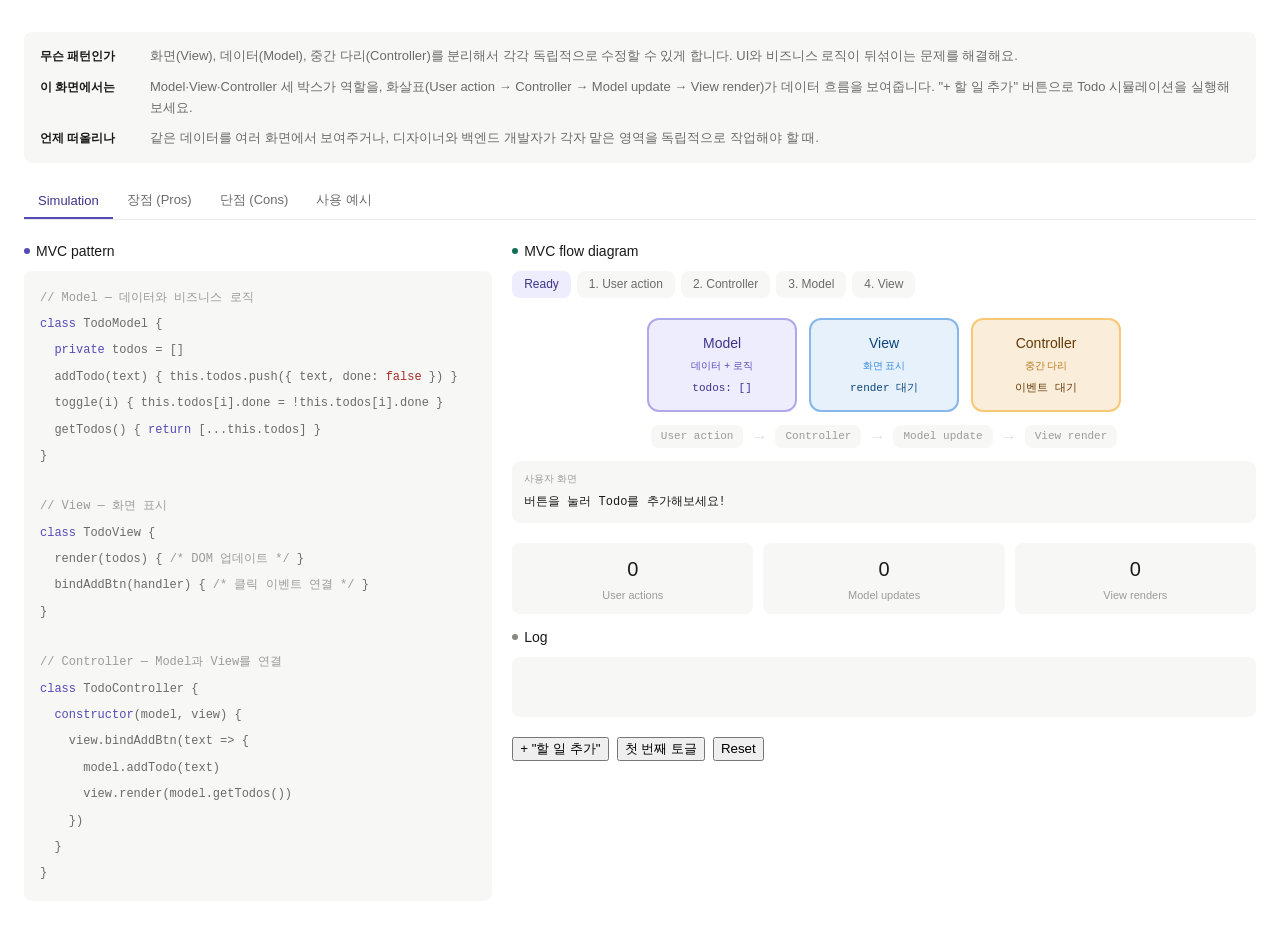
<file: design-programming/presentation/topics/08-mvc.html>
<!DOCTYPE html>
<html lang="ko">
<head>
  <meta charset="UTF-8">
  <meta name="viewport" content="width=device-width, initial-scale=1.0">
  <title>MVC Pattern</title>
  <link rel="stylesheet" href="../topic-frame.css">
</head>
<body>
<h2 class="sr-only">MVC pattern interactive explainer with simulation, pros, cons, and use cases in Korean.</h2>
<style>
*{box-sizing:border-box}
.tabs{display:flex;gap:0;border-bottom:0.5px solid var(--color-border-tertiary);margin-bottom:1.25rem;overflow-x:auto}
.tab{padding:8px 14px;font-size:13px;font-weight:500;color:var(--color-text-secondary);cursor:pointer;border-bottom:2px solid transparent;transition:all 0.3s;background:none;border-top:none;border-left:none;border-right:none;white-space:nowrap}
.tab:hover{color:var(--color-text-primary)}.tab.active{color:#3C3489;border-bottom-color:#534AB7}
.pnl{display:none}.pnl.active{display:block}
.sec{margin-bottom:1.25rem}
.sec-title{font-size:14px;font-weight:500;color:var(--color-text-primary);margin-bottom:8px;display:flex;align-items:center;gap:6px}
.sec-dot{width:6px;height:6px;border-radius:50%;flex-shrink:0}
.cw{background:var(--color-background-secondary);border-radius:var(--border-radius-md);padding:14px 16px;font-family:var(--font-mono);font-size:12px;line-height:2.2;color:var(--color-text-secondary);overflow-x:auto;margin-bottom:10px}
.cl{display:flex;align-items:baseline;min-height:24px;transition:background 0.5s;border-radius:3px;padding:0 4px;margin:0 -4px}
.cl.hl{background:#EEEDFE}.cl.hlg{background:#E1F5EE}.cl.hlr{background:#FCEBEB}.cl.hlb{background:#E6F1FB}.cl.hla{background:#FAEEDA}
.ct{white-space:pre;flex-shrink:0}
.ca{margin-left:12px;font-family:var(--font-sans);font-size:11px;opacity:0;transition:opacity 1s;white-space:nowrap;flex-shrink:0}
.ca.show{opacity:1}
.cap{color:#534AB7}.cag{color:#085041}.car{color:#791F1F}.cab{color:#0C447C}.caa{color:#633806}
.kw{color:#534AB7}.vl{color:#0F6E56}.nl{color:#A32D2D}.cm{color:var(--color-text-tertiary)}.sv{color:#BA7517}

.viz-area{position:relative;min-height:220px;margin:12px 0;padding:8px 0}
.mvc-row{display:flex;justify-content:center;gap:12px;flex-wrap:wrap}
.mvc-box{width:150px;border-radius:var(--border-radius-lg);padding:12px;text-align:center;border:2px solid;transition:all 0.6s}
.mvc-box.pulse{transform:scale(1.05)}
.mvc-label{font-size:14px;font-weight:500;margin-bottom:4px}
.mvc-desc{font-size:10px;margin-bottom:6px}
.mvc-state{font-family:var(--font-mono);font-size:11px;min-height:16px;transition:opacity 0.5s}
.box-model{background:#EEEDFE;border-color:#AFA9EC;color:#3C3489}
.box-model .mvc-desc{color:#534AB7}
.box-view{background:#E6F1FB;border-color:#85B7EB;color:#0C447C}
.box-view .mvc-desc{color:#378ADD}
.box-ctrl{background:#FAEEDA;border-color:#FAC775;color:#633806}
.box-ctrl .mvc-desc{color:#BA7517}
.flow-row{display:flex;justify-content:center;align-items:center;gap:8px;margin:12px 0;font-size:11px;color:var(--color-text-tertiary);flex-wrap:wrap}
.flow-arrow{font-size:16px;color:var(--color-border-secondary);transition:color 0.5s}
.flow-arrow.active-m{color:#534AB7}.flow-arrow.active-v{color:#378ADD}.flow-arrow.active-c{color:#BA7517}
.flow-step{padding:3px 10px;border-radius:var(--border-radius-md);background:var(--color-background-secondary);transition:all 0.5s;font-family:var(--font-mono)}
.flow-step.active-m{background:#EEEDFE;color:#3C3489}.flow-step.active-v{background:#E6F1FB;color:#0C447C}.flow-step.active-c{background:#FAEEDA;color:#633806}
.user-zone{margin-top:12px;padding:10px 12px;background:var(--color-background-secondary);border-radius:var(--border-radius-md)}
.user-label{font-size:10px;font-weight:500;color:var(--color-text-tertiary);margin-bottom:6px}
.user-msg{font-family:var(--font-mono);font-size:12px;color:var(--color-text-primary);min-height:18px}

.pills{display:flex;gap:6px;margin-bottom:12px;flex-wrap:wrap}
.pill{font-size:12px;padding:4px 12px;border-radius:var(--border-radius-md);background:var(--color-background-secondary);color:var(--color-text-secondary);transition:all 0.5s}
.pill.active{background:#EEEDFE;color:#3C3489}.pill.done{background:#E1F5EE;color:#085041}
.sts{display:grid;grid-template-columns:repeat(3,minmax(0,1fr));gap:10px;margin:12px 0}
.stc{background:var(--color-background-secondary);border-radius:var(--border-radius-md);padding:10px 12px;text-align:center}
.stn{font-size:20px;font-weight:500;color:var(--color-text-primary)}
.stl{font-size:11px;color:var(--color-text-tertiary);margin-top:2px}
.lga{background:var(--color-background-secondary);border-radius:var(--border-radius-md);padding:10px 14px;min-height:60px;max-height:200px;overflow-y:auto;font-family:var(--font-mono);font-size:11px;line-height:2;color:var(--color-text-secondary)}
.ll{display:flex;gap:6px;align-items:baseline}
.tg{display:inline-block;font-size:10px;padding:1px 7px;border-radius:var(--border-radius-md);font-weight:500}
.tgm{background:#EEEDFE;color:#3C3489}.tgv{background:#E6F1FB;color:#0C447C}.tgc{background:#FAEEDA;color:#633806}.tgu{background:#E1F5EE;color:#085041}
.btns{display:flex;gap:8px;flex-wrap:wrap}
.btns button:disabled{opacity:0.4;cursor:not-allowed}
.dnav{display:flex;gap:8px;flex-wrap:wrap;margin-bottom:12px}
.dbtn{padding:6px 14px;font-size:12px;border-radius:var(--border-radius-md);background:var(--color-background-secondary);color:var(--color-text-secondary);border:0.5px solid var(--color-border-tertiary);cursor:pointer;transition:all 0.3s}
.dbtn:hover{border-color:var(--color-border-secondary)}
.dbtn.ag{background:#E1F5EE;color:#085041;border-color:#0F6E56}
.dbtn.ar{background:#FCEBEB;color:#791F1F;border-color:#A32D2D}
.dsc{font-size:13px;color:var(--color-text-secondary);line-height:1.7;padding:10px 14px;background:var(--color-background-secondary);border-radius:var(--border-radius-md);min-height:40px;opacity:0;transition:opacity 0.8s}
.dsc.show{opacity:1}

.intro-block{background:var(--color-background-secondary);border-radius:var(--border-radius-md);padding:14px 16px;margin-bottom:1.25rem;display:flex;flex-direction:column;gap:10px}
.intro-item{display:flex;gap:10px;align-items:baseline}
.intro-label{font-size:12px;font-weight:600;color:var(--color-text-primary);white-space:nowrap;min-width:100px;flex-shrink:0}
.intro-text{font-size:13px;color:var(--color-text-secondary);line-height:1.6}

.sim-row{display:flex;gap:1.25rem;align-items:flex-start}
.sim-row>.sec{flex:1;min-width:0;margin-bottom:0}
.sim-row>.sec:first-child{flex:0 0 38%;max-width:38%}
.sim-row>.sec:last-child{flex:1}
@media(max-width:860px){.sim-row{flex-direction:column}.sim-row>.sec:first-child{flex:1;max-width:100%}}



</style>

<div style="padding:0.5rem 0">
<div class="intro-block">
  <div class="intro-item"><span class="intro-label">무슨 패턴인가</span><span class="intro-text">화면(View), 데이터(Model), 중간 다리(Controller)를 분리해서 각각 독립적으로 수정할 수 있게 합니다. UI와 비즈니스 로직이 뒤섞이는 문제를 해결해요.</span></div>
  <div class="intro-item"><span class="intro-label">이 화면에서는</span><span class="intro-text">Model·View·Controller 세 박스가 역할을, 화살표(User action → Controller → Model update → View render)가 데이터 흐름을 보여줍니다. "+ 할 일 추가" 버튼으로 Todo 시뮬레이션을 실행해 보세요.</span></div>
  <div class="intro-item"><span class="intro-label">언제 떠올리나</span><span class="intro-text">같은 데이터를 여러 화면에서 보여주거나, 디자이너와 백엔드 개발자가 각자 맡은 영역을 독립적으로 작업해야 할 때.</span></div>
</div>
<div class="tabs">
  <button class="tab active" onclick="sw('sim')">Simulation</button>
  <button class="tab" onclick="sw('pro')">장점 (Pros)</button>
  <button class="tab" onclick="sw('con')">단점 (Cons)</button>
  <button class="tab" onclick="sw('use')">사용 예시</button>
</div>

<div class="pnl active" id="p-sim">
<div class="sim-row">
<div class="sec">
  <div class="sec-title"><span class="sec-dot" style="background:#534AB7"></span>MVC pattern</div>
  <div class="cw">
    <div class="cl" id="cl-0"><span class="ct"><span class="cm">// Model — 데이터와 비즈니스 로직</span></span></div>
    <div class="cl" id="cl-1"><span class="ct"><span class="kw">class</span> TodoModel {</span></div>
    <div class="cl" id="cl-2"><span class="ct">  <span class="kw">private</span> todos = []</span><span class="ca cap" id="an-2"></span></div>
    <div class="cl" id="cl-3"><span class="ct">  addTodo(text) { this.todos.push({ text, done: <span class="nl">false</span> }) }</span><span class="ca cap" id="an-3"></span></div>
    <div class="cl" id="cl-4"><span class="ct">  toggle(i) { this.todos[i].done = !this.todos[i].done }</span><span class="ca cap" id="an-4"></span></div>
    <div class="cl" id="cl-5"><span class="ct">  getTodos() { <span class="kw">return</span> [...this.todos] }</span><span class="ca cap" id="an-5"></span></div>
    <div class="cl" id="cl-6"><span class="ct">}</span></div>
    <div class="cl" id="cl-7"><span class="ct"></span></div>
    <div class="cl" id="cl-8"><span class="ct"><span class="cm">// View — 화면 표시</span></span></div>
    <div class="cl" id="cl-9"><span class="ct"><span class="kw">class</span> TodoView {</span></div>
    <div class="cl" id="cl-10"><span class="ct">  render(todos) { <span class="cm">/* DOM 업데이트 */</span> }</span><span class="ca cap" id="an-10"></span></div>
    <div class="cl" id="cl-11"><span class="ct">  bindAddBtn(handler) { <span class="cm">/* 클릭 이벤트 연결 */</span> }</span><span class="ca cap" id="an-11"></span></div>
    <div class="cl" id="cl-12"><span class="ct">}</span></div>
    <div class="cl" id="cl-13"><span class="ct"></span></div>
    <div class="cl" id="cl-14"><span class="ct"><span class="cm">// Controller — Model과 View를 연결</span></span></div>
    <div class="cl" id="cl-15"><span class="ct"><span class="kw">class</span> TodoController {</span></div>
    <div class="cl" id="cl-16"><span class="ct">  <span class="kw">constructor</span>(model, view) {</span><span class="ca cap" id="an-16"></span></div>
    <div class="cl" id="cl-17"><span class="ct">    view.bindAddBtn(text => {</span><span class="ca cap" id="an-17"></span></div>
    <div class="cl" id="cl-18"><span class="ct">      model.addTodo(text)</span><span class="ca cap" id="an-18"></span></div>
    <div class="cl" id="cl-19"><span class="ct">      view.render(model.getTodos())</span><span class="ca cap" id="an-19"></span></div>
    <div class="cl" id="cl-20"><span class="ct">    })</span></div>
    <div class="cl" id="cl-21"><span class="ct">  }</span></div>
    <div class="cl" id="cl-22"><span class="ct">}</span></div>
  </div>
</div>
<div class="sec">
  <div class="sec-title"><span class="sec-dot" style="background:#0F6E56"></span>MVC flow diagram</div>
  <div class="pills" id="steps"><div class="pill active" data-s="0">Ready</div><div class="pill" data-s="1">1. User action</div><div class="pill" data-s="2">2. Controller</div><div class="pill" data-s="3">3. Model</div><div class="pill" data-s="4">4. View</div></div>
  <div class="viz-area">
    <div class="mvc-row">
      <div class="mvc-box box-model" id="box-m"><div class="mvc-label">Model</div><div class="mvc-desc">데이터 + 로직</div><div class="mvc-state" id="m-state">todos: []</div></div>
      <div class="mvc-box box-view" id="box-v"><div class="mvc-label">View</div><div class="mvc-desc">화면 표시</div><div class="mvc-state" id="v-state">render 대기</div></div>
      <div class="mvc-box box-ctrl" id="box-c"><div class="mvc-label">Controller</div><div class="mvc-desc">중간 다리</div><div class="mvc-state" id="c-state">이벤트 대기</div></div>
    </div>
    <div class="flow-row">
      <span class="flow-step" id="fs-1">User action</span>
      <span class="flow-arrow" id="fa-1">→</span>
      <span class="flow-step" id="fs-2">Controller</span>
      <span class="flow-arrow" id="fa-2">→</span>
      <span class="flow-step" id="fs-3">Model update</span>
      <span class="flow-arrow" id="fa-3">→</span>
      <span class="flow-step" id="fs-4">View render</span>
    </div>
    <div class="user-zone">
      <div class="user-label">사용자 화면</div>
      <div class="user-msg" id="user-msg">버튼을 눌러 Todo를 추가해보세요!</div>
    </div>
  </div>
<div class="sts">
  <div class="stc"><div class="stn" id="s-actions">0</div><div class="stl">User actions</div></div>
  <div class="stc"><div class="stn" id="s-updates">0</div><div class="stl">Model updates</div></div>
  <div class="stc"><div class="stn" id="s-renders">0</div><div class="stl">View renders</div></div>
</div>
<div class="sec"><div class="sec-title"><span class="sec-dot" style="background:#888780"></span>Log</div><div class="lga" id="logbox"></div></div>
<div class="btns">
  <button id="btn-add" onclick="doAdd()">+ "할 일 추가"</button>
  <button id="btn-tog" onclick="doToggle()">첫 번째 토글</button>
  <button id="btn-reset" onclick="doReset()">Reset</button>
</div>
</div>
</div>
</div>

<div class="pnl" id="p-pro">
<div class="sec"><div class="sec-title"><span class="sec-dot" style="background:#1D9E75"></span>장점 코드 데모</div>
<div class="dnav" id="pro-nav">
  <button class="dbtn ag" onclick="proDem(0,this)">관심사 분리</button>
  <button class="dbtn" onclick="proDem(1,this)">독립적 테스트</button>
  <button class="dbtn" onclick="proDem(2,this)">팀 분업</button>
  <button class="dbtn" onclick="proDem(3,this)">View 교체 자유</button>
</div>
<div class="cw" id="pro-code"></div>
<div class="dsc" id="pro-desc"></div>
</div>
<div style="margin-top:8px"><button onclick="runPro()">실행해보기</button></div>
</div>

<div class="pnl" id="p-con">
<div class="sec"><div class="sec-title"><span class="sec-dot" style="background:#A32D2D"></span>단점 코드 데모</div>
<div class="dnav" id="con-nav">
  <button class="dbtn ar" onclick="conDem(0,this)">보일러플레이트</button>
  <button class="dbtn" onclick="conDem(1,this)">뚱뚱한 Controller</button>
  <button class="dbtn" onclick="conDem(2,this)">View-Model 결합</button>
  <button class="dbtn" onclick="conDem(3,this)">소규모엔 과잉</button>
</div>
<div class="cw" id="con-code"></div>
<div class="dsc" id="con-desc"></div>
</div>
<div style="margin-top:8px"><button onclick="runCon()">실행해보기</button></div>
</div>

<div class="pnl" id="p-use">
<div class="sec"><div class="sec-title"><span class="sec-dot" style="background:#534AB7"></span>실제 사용 예시</div>
<div class="dnav" id="use-nav">
  <button class="dbtn ag" onclick="useDem(0,this)">Express.js</button>
  <button class="dbtn" onclick="useDem(1,this)">Spring MVC</button>
  <button class="dbtn" onclick="useDem(2,this)">iOS UIKit</button>
  <button class="dbtn" onclick="useDem(3,this)">MVP / MVVM 비교</button>
</div>
<div class="cw" id="use-code"></div>
<div class="dsc" id="use-desc"></div>
</div>
<div style="margin-top:8px"><button onclick="runUse()">실행해보기</button></div>
</div>
</div>

<script>
var D=2400;
var todos=[];var actions=0,updates=0,renders=0,running=false;
var todoTexts=["우유 사기","코드 리뷰","운동하기","책 읽기","빨래하기"];var tIdx=0;

var proData=[
{lines:['// Model은 "데이터가 뭔지"만 신경 씀','class UserModel {','  getUser(id) { return db.find(id) }','  save(user) { db.save(user) }','  // 화면? 모름. 버튼? 모름. 데이터만!','}','','// View는 "어떻게 보여줄지"만 신경 씀','class UserView {','  render(user) { /* HTML 그리기 */ }','  // 데이터 저장? 모름. 화면만!','}','','// Controller는 "누가 뭘 하면 어떻게 연결할지"','// 각자 자기 일만 하니까 코드가 깔끔!'],
annos:['','','데이터 가져오기','데이터 저장하기','화면은 내 일이 아니야!','','','','','화면 그리기만!','데이터는 내 일이 아니야!','','','','각자 한 가지만 잘하면 됨!'],
desc:'식당에서 주방(Model)은 요리만, 홀(View)은 서빙만, 매니저(Controller)는 주문 전달만 해요. 각자 자기 일에 집중하니까 효율적이에요.',hl:'hlg'},
{lines:['// Model을 단독으로 테스트!','const model = new TodoModel()','model.addTodo("테스트")','expect(model.getTodos().length).toBe(1)  // 통과!','','// View 없이도 Model 테스트 가능!','// Controller 없이도 가능!','','// View도 단독으로 테스트!','const view = new TodoView()','view.render([{ text: "목업", done: false }])','// DOM이 제대로 그려졌는지만 확인!','','// 각각 따로 테스트할 수 있어서 버그 찾기 쉬움!'],
annos:['','Model만 꺼내서','할 일 추가','1개 들어갔는지 확인!','','View 없어도 테스트 가능!','','','','View만 꺼내서','가짜 데이터로 렌더링','화면만 확인!','','분리되어 있으니 독립 테스트 가능!'],
desc:'레고 블록을 따로 검사하듯, Model/View/Controller를 각각 독립적으로 테스트할 수 있어요. 버그가 데이터 문제인지, 화면 문제인지, 연결 문제인지 바로 찾을 수 있습니다.',hl:'hlg'},
{lines:['// 팀원 3명이 동시에 작업 가능!','','// 백엔드 개발자 → Model','class ProductModel {','  getProducts() { /* DB 쿼리 */ }','}','','// 프론트엔드 개발자 → View','class ProductView {','  render(products) { /* UI 그리기 */ }','}','','// 풀스택 개발자 → Controller','class ProductController {','  // Model과 View를 연결!','}'],
annos:['','','','백엔드팀이 담당!','DB 로직에 집중','','','','프론트팀이 담당!','UI에 집중','','','','둘을 이어주는 역할','서로 안 기다려도 됨!',''],
desc:'3명이 한 파일을 고치면 충돌나지만, MVC로 나누면 각자 다른 파일을 작업해요. 백엔드는 Model, 프론트는 View, 풀스택은 Controller — 동시에 작업 가능!',hl:'hlg'},
{lines:['// 같은 Model로 여러 View를 만들 수 있음!','','const model = new TodoModel()','','// 웹 View','const webView = new WebTodoView()','new TodoController(model, webView)','','// 모바일 View','const mobileView = new MobileTodoView()','new TodoController(model, mobileView)','','// 같은 데이터, 다른 화면!','// Model은 하나도 안 바꿈!'],
annos:['','','데이터 로직은 하나!','','','웹용 화면','웹으로 연결!','','','모바일용 화면','모바일로 연결!','','Model 수정 없이 View만 교체!','데이터 로직 재사용!'],
desc:'같은 재료(Model)로 한식 플레이팅(Web View)도 하고, 양식 플레이팅(Mobile View)도 할 수 있어요. 데이터 로직은 한 번만 만들고 화면만 바꾸면 됩니다.',hl:'hlg'}
];

var conData=[
{lines:['// 간단한 기능인데도 파일 3개 필요','','// models/todo.js','class TodoModel { ... }','','// views/todo.js','class TodoView { ... }','','// controllers/todo.js','class TodoController { ... }','','// 한 줄짜리 기능에도 3개 파일?!','// 작은 프로젝트엔 오히려 부담!'],
annos:['','','파일 1','','','파일 2','','','파일 3','','','간단한 것도 3등분!','코드량이 늘어남!'],
desc:'토스트 하나 만드는데 식빵 담당, 굽기 담당, 서빙 담당을 따로 두는 격이에요. 작은 기능에도 Model/View/Controller 3개를 만들어야 해서 코드량이 많아집니다.',hl:'hlr'},
{lines:['// Controller가 점점 뚱뚱해짐!','class TodoController {','  handleAdd(text) { ... }','  handleDelete(id) { ... }','  handleToggle(id) { ... }','  handleEdit(id, text) { ... }','  handleFilter(type) { ... }','  handleSort(field) { ... }','  handleSearch(query) { ... }','  handleExport() { ... }','  // 기능 추가할 때마다 여기에 쌓임!','}'],
annos:['','','추가 핸들러','삭제 핸들러','토글 핸들러','수정 핸들러','필터 핸들러','정렬 핸들러','검색 핸들러','내보내기 핸들러','Controller가 점점 비대해져요!',''],
desc:'교통 경찰관(Controller)이 교차로 하나만 관리하면 괜찮은데, 도시 전체 교통을 혼자 관리하면 과부하가 걸려요. Controller에 로직이 몰리면 "Fat Controller" 문제가 생깁니다.',hl:'hlr'},
{lines:['// View가 Model의 구조를 알아야 함','class TodoView {','  render(todos) {','    todos.forEach(todo => {','      // todo.text? todo.title? todo.name?','      // Model 구조가 바뀌면 View도 바꿔야!','      el.textContent = todo.text','    })','  }','}','','// Model의 필드명이 바뀌면','// View도 같이 고쳐야 해요!'],
annos:['','','','','Model의 필드명을 알아야 함!','','todo.text에 의존','','','','','Model 변경 → View도 변경!','완전한 분리가 아님!'],
desc:'MVC가 "분리"라고 하지만, View가 Model의 데이터 구조를 알아야 화면을 그릴 수 있어요. Model의 필드명이 바뀌면 View도 고쳐야 해서 완전한 독립은 아니에요.',hl:'hlr'},
{lines:['// 버튼 하나짜리 앱에 MVC를 쓰면...','','// model.js','class CounterModel {','  count = 0','  increment() { this.count++ }','}','// view.js','class CounterView {','  render(count) { span.textContent = count }','}','// controller.js','class CounterController { ... }','','// 이 3개 파일 대신... 한 줄이면 됨!','button.onclick = () => span.textContent = ++count'],
annos:['','','','','숫자 하나','1 더하기','','','','숫자 표시','','','연결 로직','','이 한 줄이면 같은 기능!','MVC가 오히려 과잉 설계!'],
desc:'전등 스위치 하나에 스마트홈 시스템을 설치하는 격이에요. 간단한 인터랙션이면 MVC 없이 직접 연결하는 게 나아요. 복잡도가 높아질 때 MVC가 빛납니다.',hl:'hlr'}
];

var useData=[
{lines:['// Express.js — 가장 흔한 MVC 예시','','// Model (models/user.js)','const User = mongoose.model("User", userSchema)','','// Controller (controllers/user.js)','exports.getUser = async (req, res) => {','  const user = await User.findById(req.params.id)','  res.render("profile", { user })','}',' ','// View (views/profile.ejs)','<h1><%= user.name %></h1>','','// Route가 Controller를 연결','app.get("/user/:id", userController.getUser)'],
annos:['','','','Mongoose 모델 = Model','','','요청 → Controller가 받음','Model에서 데이터 가져오기','View에 데이터 전달!','','','','EJS 템플릿 = View','','','URL → Controller 연결!'],
desc:'Express.js에서 Mongoose 모델이 Model, EJS 템플릿이 View, route 핸들러가 Controller예요. Node.js 백엔드의 가장 기본적인 MVC 구조입니다.',hl:'hlg'},
{lines:['// Spring MVC — Java 웹 프레임워크','','// Model','@Entity','class Product {','  private String name;','  private int price;','}','','// Controller','@Controller','class ProductController {','  @GetMapping("/products")','  String list(Model model) {','    model.addAttribute("products", productService.findAll())','    return "product-list"  // View 이름!','  }','}'],
annos:['','','','DB 테이블과 매핑!','','','','','','','어노테이션으로 Controller 선언!','','/products URL 매핑','','Model에 데이터 담기','이 이름의 View를 렌더링!','',''],
desc:'Spring MVC는 어노테이션(@Controller, @GetMapping)으로 MVC를 구현해요. Java 기업용 웹 앱의 표준 패턴으로, 가장 체계적인 MVC 구현 중 하나입니다.',hl:'hlg'},
{lines:['// iOS UIKit — 전통적 MVC','','// Model','struct Todo {','  var text: String','  var isDone: Bool','}','','// Controller (UIViewController가 Controller!)','class TodoViewController: UIViewController {','  var todos: [Todo] = []  // Model 참조','  @IBOutlet var tableView: UITableView  // View 참조','  ','  @IBAction func addTapped() {','    todos.append(Todo(text: "새 할 일", isDone: false))','    tableView.reloadData()  // View 업데이트!','  }','}'],
annos:['','','','데이터 구조','','','','','iOS에선 ViewController가 Controller!','','Model을 갖고 있고','View도 갖고 있음','','버튼 클릭 시','Model 업데이트','View 다시 그리기!','',''],
desc:'iOS 앱 개발의 기본이 MVC예요. UIViewController가 Controller 역할을 하면서 Model과 View를 연결합니다. 다만 Controller가 너무 커지는 "Massive View Controller" 문제가 유명해요.',hl:'hlg'},
{lines:['// MVC vs MVP vs MVVM 비교!','','// MVC: View ← Controller → Model','//   Controller가 중간 다리','//   View가 Model을 직접 볼 수도 있음','','// MVP: View ← Presenter → Model','//   View와 Model이 완전 분리!','//   Presenter가 모든 것을 중재','','// MVVM: View ← ViewModel → Model','//   ViewModel이 상태 변환을 맡고','//   Vue/Angular는 이 문맥으로 설명되곤 함'],
annos:['','','전통적인 MVC','','View→Model 직접 참조 가능','','MVP (Model-View-Presenter)','더 엄격한 분리!','','','MVVM (Model-View-ViewModel)','상태/데이터 연결','프레임워크마다 해석이 다름'],
desc:'세 패턴은 자주 함께 비교돼요. MVP는 View와 Model을 더 강하게 분리하고, MVVM은 ViewModel을 통해 상태를 연결하는 식으로 설명됩니다. Vue/Angular는 이 관점으로 이해하기 쉽지만, React는 일부만 비슷합니다.',hl:'hlg'}
];

var curPro=0,curCon=0,curUse=0,demoR=false;
function buildHTML(data,idx,prefix,colorCls){var d=data[idx];var html='';for(var i=0;i<d.lines.length;i++){html+='<div class="cl" id="'+prefix+'-'+i+'"><span class="ct">'+d.lines[i]+'</span><span class="ca '+colorCls+'" id="'+prefix+'-a-'+i+'"></span></div>'}return html}
function renderCode(t,data,idx,c){document.getElementById(t).innerHTML=buildHTML(data,idx,t,c)}
function renderDesc(t,data,idx){var el=document.getElementById(t);el.textContent=data[idx].desc;el.classList.remove('show');requestAnimationFrame(function(){requestAnimationFrame(function(){el.classList.add('show')})})}
function proDem(i,b){curPro=i;document.querySelectorAll('#pro-nav .dbtn').forEach(function(x){x.className='dbtn'});b.className='dbtn ag';renderCode('pro-code',proData,i,'cag');renderDesc('pro-desc',proData,i)}
function conDem(i,b){curCon=i;document.querySelectorAll('#con-nav .dbtn').forEach(function(x){x.className='dbtn'});b.className='dbtn ar';renderCode('con-code',conData,i,'car');renderDesc('con-desc',conData,i)}
function useDem(i,b){curUse=i;document.querySelectorAll('#use-nav .dbtn').forEach(function(x){x.className='dbtn'});b.className='dbtn ag';renderCode('use-code',useData,i,'cag');renderDesc('use-desc',useData,i)}
function sl(ms){return new Promise(function(r){setTimeout(r,ms)})}
async function animCode(p,data,idx){if(demoR)return;demoR=true;var d=data[idx];for(var i=0;i<d.lines.length;i++){var line=document.getElementById(p+'-'+i);var anno=document.getElementById(p+'-a-'+i);if(!d.annos[i]||d.annos[i]===''){await sl(200);continue}line.classList.add(d.hl);anno.textContent='\u2190 '+d.annos[i];(function(a){requestAnimationFrame(function(){requestAnimationFrame(function(){a.classList.add('show')})})})(anno);await sl(1800)}demoR=false}
function runPro(){animCode('pro-code',proData,curPro)}
function runCon(){animCode('con-code',conData,curCon)}
function runUse(){animCode('use-code',useData,curUse)}
renderCode('pro-code',proData,0,'cag');renderDesc('pro-desc',proData,0);
renderCode('con-code',conData,0,'car');renderDesc('con-desc',conData,0);
renderCode('use-code',useData,0,'cag');renderDesc('use-desc',useData,0);

function sw(id){document.querySelectorAll('.tab').forEach(function(t){t.classList.remove('active')});document.querySelectorAll('.pnl').forEach(function(p){p.classList.remove('active')});document.querySelector('[onclick="sw(\''+id+'\')"]').classList.add('active');document.getElementById('p-'+id).classList.add('active')}

var logbox=document.getElementById('logbox');
var anIds=[2,3,4,5,10,11,16,17,18,19];

function setStep(n){document.querySelectorAll('.pill').forEach(function(p){var s=parseInt(p.dataset.s);if(!isNaN(s))p.className='pill'+(s===n?' active':(s<n?' done':''))})}
function clearHL(){for(var i=0;i<=22;i++){var e=document.getElementById('cl-'+i);if(e)e.classList.remove('hl','hlg','hlr','hlb','hla')}anIds.forEach(function(j){var a=document.getElementById('an-'+j);if(a){a.classList.remove('show');a.textContent=''}})}
function hlLine(n,txt,cls){clearHL();var c=cls||'hl';var e=document.getElementById('cl-'+n);if(e)e.classList.add(c);var a=document.getElementById('an-'+n);if(a&&txt){var acls=c==='hlg'?'cag':c==='hlr'?'car':c==='hlb'?'cab':c==='hla'?'caa':'cap';a.className='ca '+acls;a.textContent='\u2190 '+txt;requestAnimationFrame(function(){requestAnimationFrame(function(){a.classList.add('show')})})}}
function addLog(msg,type){var d=document.createElement('div');d.className='ll';var tg=document.createElement('span');tg.className='tg '+(type==='model'?'tgm':type==='view'?'tgv':type==='ctrl'?'tgc':'tgu');tg.textContent=type==='model'?'MODEL':type==='view'?'VIEW':type==='ctrl'?'CTRL':'USER';var tx=document.createElement('span');tx.textContent=msg;d.appendChild(tg);d.appendChild(tx);logbox.appendChild(d);logbox.scrollTop=logbox.scrollHeight}
function updateStats(){document.getElementById('s-actions').textContent=actions;document.getElementById('s-updates').textContent=updates;document.getElementById('s-renders').textContent=renders}
function pulseBox(id){var el=document.getElementById(id);el.classList.add('pulse');setTimeout(function(){el.classList.remove('pulse')},600)}
function activateFlow(n,cls){for(var i=1;i<=4;i++){document.getElementById('fs-'+i).className='flow-step';if(i<=3)document.getElementById('fa-'+i).className='flow-arrow'}if(n>=1){document.getElementById('fs-'+n).className='flow-step '+cls;if(n>1)document.getElementById('fa-'+(n-1)).className='flow-arrow '+cls}}
function todoDisplay(){return todos.map(function(t){return (t.done?'[x]':'[ ]')+' '+t.text}).join(', ')||'(비어있음)'}
function setBtns(d){['btn-add','btn-tog','btn-reset'].forEach(function(id){var e=document.getElementById(id);if(e)e.disabled=d})}

async function doAdd(){
if(running)return;running=true;setBtns(true);actions++;
var text=todoTexts[tIdx%todoTexts.length];tIdx++;

setStep(1);activateFlow(1,'active-v');
hlLine(11,'사용자가 "추가" 버튼 클릭! → View가 감지','hlb');
pulseBox('box-v');
document.getElementById('v-state').textContent='클릭 감지!';
addLog('사용자 → "'+text+'" 추가 버튼 클릭','user');
document.getElementById('user-msg').textContent='버튼 클릭! → "'+text+'"';
await sl(D);

setStep(2);activateFlow(2,'active-c');
hlLine(17,'View → Controller: "'+text+'" 추가 요청 전달','hla');
pulseBox('box-c');
document.getElementById('c-state').textContent='addTodo 처리 중';
addLog('View → Controller: addTodo("'+text+'") 전달','ctrl');
await sl(D);

setStep(3);activateFlow(3,'active-m');
hlLine(3,'Controller → Model: addTodo("'+text+'") 실행!','hl');
todos.push({text:text,done:false});updates++;
pulseBox('box-m');
document.getElementById('m-state').textContent='todos: '+todos.length+'개';
addLog('Controller → Model: todos에 "'+text+'" 추가','model');
await sl(D);

setStep(4);activateFlow(4,'active-v');
hlLine(19,'Controller → View: render() 호출! 화면 갱신','hlb');
renders++;
pulseBox('box-v');
document.getElementById('v-state').textContent='렌더링: '+todos.length+'개';
document.getElementById('user-msg').textContent=todoDisplay();
addLog('Controller → View: render('+todos.length+'개 todo)','view');
updateStats();
await sl(D/2);activateFlow(0,'');
running=false;setBtns(false)}

async function doToggle(){
if(running)return;
if(todos.length===0){addLog('할 일이 없어요! 먼저 추가하세요','user');return}
running=true;setBtns(true);actions++;

setStep(1);activateFlow(1,'active-v');
hlLine(11,'사용자가 첫 번째 항목 클릭! → View 감지','hlb');
pulseBox('box-v');
addLog('사용자 → "'+todos[0].text+'" 토글 클릭','user');
await sl(D);

setStep(2);activateFlow(2,'active-c');
hlLine(17,'View → Controller: toggle(0) 요청','hla');
pulseBox('box-c');
document.getElementById('c-state').textContent='toggle 처리 중';
addLog('View → Controller: toggle(0) 전달','ctrl');
await sl(D);

setStep(3);activateFlow(3,'active-m');
hlLine(4,'Controller → Model: toggle(0) 실행!','hl');
todos[0].done=!todos[0].done;updates++;
pulseBox('box-m');
document.getElementById('m-state').textContent='todos[0].done='+todos[0].done;
addLog('Controller → Model: "'+todos[0].text+'" done='+todos[0].done,'model');
await sl(D);

setStep(4);activateFlow(4,'active-v');
hlLine(19,'Controller → View: render() 호출!','hlb');
renders++;
pulseBox('box-v');
document.getElementById('v-state').textContent='렌더링 갱신';
document.getElementById('user-msg').textContent=todoDisplay();
addLog('Controller → View: 화면 갱신','view');
updateStats();
await sl(D/2);activateFlow(0,'');
running=false;setBtns(false)}

function doReset(){todos=[];tIdx=0;actions=0;updates=0;renders=0;running=false;logbox.innerHTML='';setStep(0);clearHL();updateStats();activateFlow(0,'');
document.getElementById('m-state').textContent='todos: []';
document.getElementById('v-state').textContent='render 대기';
document.getElementById('c-state').textContent='이벤트 대기';
document.getElementById('user-msg').textContent='버튼을 눌러 Todo를 추가해보세요!';
['box-m','box-v','box-c'].forEach(function(id){document.getElementById(id).classList.remove('pulse')});
setBtns(false)}
</script>
</body>
</html>
</file>
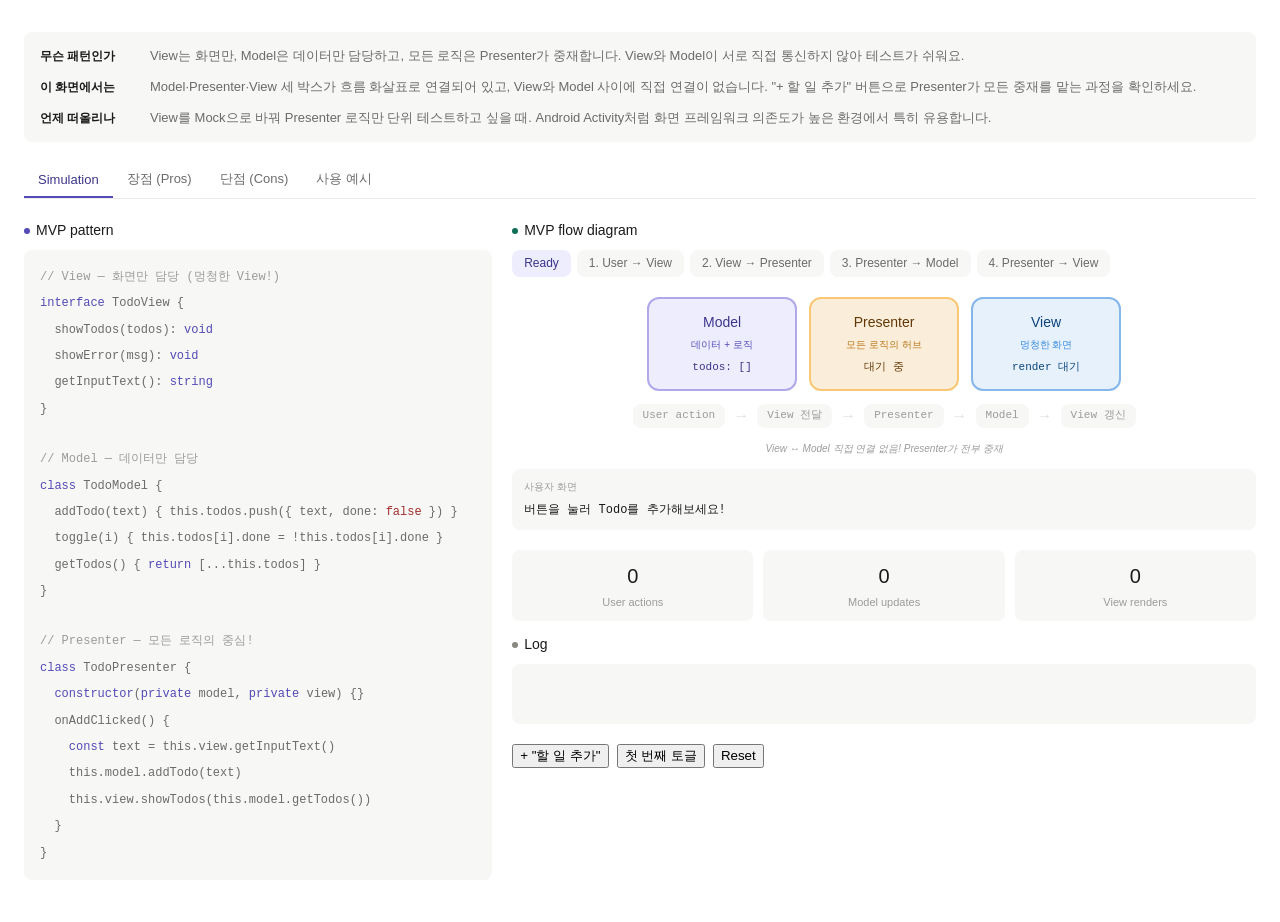
<file: design-programming/presentation/topics/09-mvp.html>
<!DOCTYPE html>
<html lang="ko">
<head>
  <meta charset="UTF-8">
  <meta name="viewport" content="width=device-width, initial-scale=1.0">
  <title>MVP Pattern</title>
  <link rel="stylesheet" href="../topic-frame.css">
</head>
<body>
<h2 class="sr-only">MVP pattern interactive explainer with simulation, pros, cons, and use cases in Korean.</h2>
<style>
*{box-sizing:border-box}
.tabs{display:flex;gap:0;border-bottom:0.5px solid var(--color-border-tertiary);margin-bottom:1.25rem;overflow-x:auto}
.tab{padding:8px 14px;font-size:13px;font-weight:500;color:var(--color-text-secondary);cursor:pointer;border-bottom:2px solid transparent;transition:all 0.3s;background:none;border-top:none;border-left:none;border-right:none;white-space:nowrap}
.tab:hover{color:var(--color-text-primary)}.tab.active{color:#3C3489;border-bottom-color:#534AB7}
.pnl{display:none}.pnl.active{display:block}
.sec{margin-bottom:1.25rem}
.sec-title{font-size:14px;font-weight:500;color:var(--color-text-primary);margin-bottom:8px;display:flex;align-items:center;gap:6px}
.sec-dot{width:6px;height:6px;border-radius:50%;flex-shrink:0}
.cw{background:var(--color-background-secondary);border-radius:var(--border-radius-md);padding:14px 16px;font-family:var(--font-mono);font-size:12px;line-height:2.2;color:var(--color-text-secondary);overflow-x:auto;margin-bottom:10px}
.cl{display:flex;align-items:baseline;min-height:24px;transition:background 0.5s;border-radius:3px;padding:0 4px;margin:0 -4px}
.cl.hl{background:#EEEDFE}.cl.hlg{background:#E1F5EE}.cl.hlr{background:#FCEBEB}.cl.hlb{background:#E6F1FB}.cl.hla{background:#FAEEDA}
.ct{white-space:pre;flex-shrink:0}
.ca{margin-left:12px;font-family:var(--font-sans);font-size:11px;opacity:0;transition:opacity 1s;white-space:nowrap;flex-shrink:0}
.ca.show{opacity:1}
.cap{color:#534AB7}.cag{color:#085041}.car{color:#791F1F}.cab{color:#0C447C}.caa{color:#633806}
.kw{color:#534AB7}.vl{color:#0F6E56}.nl{color:#A32D2D}.cm{color:var(--color-text-tertiary)}.sv{color:#BA7517}

.viz-area{position:relative;min-height:240px;margin:12px 0;padding:8px 0}
.mvc-row{display:flex;justify-content:center;gap:12px;flex-wrap:wrap}
.mvc-box{width:150px;border-radius:var(--border-radius-lg);padding:12px;text-align:center;border:2px solid;transition:all 0.6s}
.mvc-box.pulse{transform:scale(1.05)}
.mvc-label{font-size:14px;font-weight:500;margin-bottom:4px}
.mvc-desc{font-size:10px;margin-bottom:6px}
.mvc-state{font-family:var(--font-mono);font-size:11px;min-height:16px;transition:opacity 0.5s}
.box-model{background:#EEEDFE;border-color:#AFA9EC;color:#3C3489}
.box-model .mvc-desc{color:#534AB7}
.box-view{background:#E6F1FB;border-color:#85B7EB;color:#0C447C}
.box-view .mvc-desc{color:#378ADD}
.box-pres{background:#FAEEDA;border-color:#FAC775;color:#633806}
.box-pres .mvc-desc{color:#BA7517}
.flow-row{display:flex;justify-content:center;align-items:center;gap:8px;margin:12px 0;font-size:11px;color:var(--color-text-tertiary);flex-wrap:wrap}
.flow-arrow{font-size:16px;color:var(--color-border-secondary);transition:color 0.5s}
.flow-arrow.av{color:#378ADD}.flow-arrow.ap{color:#BA7517}.flow-arrow.am{color:#534AB7}
.flow-step{padding:3px 10px;border-radius:var(--border-radius-md);background:var(--color-background-secondary);transition:all 0.5s;font-family:var(--font-mono)}
.flow-step.av{background:#E6F1FB;color:#0C447C}.flow-step.ap{background:#FAEEDA;color:#633806}.flow-step.am{background:#EEEDFE;color:#3C3489}
.no-arrow{font-size:10px;color:var(--color-text-tertiary);text-align:center;margin:4px 0;font-style:italic}
.user-zone{margin-top:12px;padding:10px 12px;background:var(--color-background-secondary);border-radius:var(--border-radius-md)}
.user-label{font-size:10px;font-weight:500;color:var(--color-text-tertiary);margin-bottom:6px}
.user-msg{font-family:var(--font-mono);font-size:12px;color:var(--color-text-primary);min-height:18px}

.pills{display:flex;gap:6px;margin-bottom:12px;flex-wrap:wrap}
.pill{font-size:12px;padding:4px 12px;border-radius:var(--border-radius-md);background:var(--color-background-secondary);color:var(--color-text-secondary);transition:all 0.5s}
.pill.active{background:#EEEDFE;color:#3C3489}.pill.done{background:#E1F5EE;color:#085041}
.sts{display:grid;grid-template-columns:repeat(3,minmax(0,1fr));gap:10px;margin:12px 0}
.stc{background:var(--color-background-secondary);border-radius:var(--border-radius-md);padding:10px 12px;text-align:center}
.stn{font-size:20px;font-weight:500;color:var(--color-text-primary)}
.stl{font-size:11px;color:var(--color-text-tertiary);margin-top:2px}
.lga{background:var(--color-background-secondary);border-radius:var(--border-radius-md);padding:10px 14px;min-height:60px;max-height:200px;overflow-y:auto;font-family:var(--font-mono);font-size:11px;line-height:2;color:var(--color-text-secondary)}
.ll{display:flex;gap:6px;align-items:baseline}
.tg{display:inline-block;font-size:10px;padding:1px 7px;border-radius:var(--border-radius-md);font-weight:500}
.tgm{background:#EEEDFE;color:#3C3489}.tgv{background:#E6F1FB;color:#0C447C}.tgp{background:#FAEEDA;color:#633806}.tgu{background:#E1F5EE;color:#085041}
.btns{display:flex;gap:8px;flex-wrap:wrap}
.btns button:disabled{opacity:0.4;cursor:not-allowed}
.dnav{display:flex;gap:8px;flex-wrap:wrap;margin-bottom:12px}
.dbtn{padding:6px 14px;font-size:12px;border-radius:var(--border-radius-md);background:var(--color-background-secondary);color:var(--color-text-secondary);border:0.5px solid var(--color-border-tertiary);cursor:pointer;transition:all 0.3s}
.dbtn:hover{border-color:var(--color-border-secondary)}
.dbtn.ag{background:#E1F5EE;color:#085041;border-color:#0F6E56}
.dbtn.ar{background:#FCEBEB;color:#791F1F;border-color:#A32D2D}
.dsc{font-size:13px;color:var(--color-text-secondary);line-height:1.7;padding:10px 14px;background:var(--color-background-secondary);border-radius:var(--border-radius-md);min-height:40px;opacity:0;transition:opacity 0.8s}
.dsc.show{opacity:1}

.intro-block{background:var(--color-background-secondary);border-radius:var(--border-radius-md);padding:14px 16px;margin-bottom:1.25rem;display:flex;flex-direction:column;gap:10px}
.intro-item{display:flex;gap:10px;align-items:baseline}
.intro-label{font-size:12px;font-weight:600;color:var(--color-text-primary);white-space:nowrap;min-width:100px;flex-shrink:0}
.intro-text{font-size:13px;color:var(--color-text-secondary);line-height:1.6}

.sim-row{display:flex;gap:1.25rem;align-items:flex-start}
.sim-row>.sec{flex:1;min-width:0;margin-bottom:0}
.sim-row>.sec:first-child{flex:0 0 38%;max-width:38%}
.sim-row>.sec:last-child{flex:1}
@media(max-width:860px){.sim-row{flex-direction:column}.sim-row>.sec:first-child{flex:1;max-width:100%}}



</style>

<div style="padding:0.5rem 0">
<div class="intro-block">
  <div class="intro-item"><span class="intro-label">무슨 패턴인가</span><span class="intro-text">View는 화면만, Model은 데이터만 담당하고, 모든 로직은 Presenter가 중재합니다. View와 Model이 서로 직접 통신하지 않아 테스트가 쉬워요.</span></div>
  <div class="intro-item"><span class="intro-label">이 화면에서는</span><span class="intro-text">Model·Presenter·View 세 박스가 흐름 화살표로 연결되어 있고, View와 Model 사이에 직접 연결이 없습니다. "+ 할 일 추가" 버튼으로 Presenter가 모든 중재를 맡는 과정을 확인하세요.</span></div>
  <div class="intro-item"><span class="intro-label">언제 떠올리나</span><span class="intro-text">View를 Mock으로 바꿔 Presenter 로직만 단위 테스트하고 싶을 때. Android Activity처럼 화면 프레임워크 의존도가 높은 환경에서 특히 유용합니다.</span></div>
</div>
<div class="tabs">
  <button class="tab active" onclick="sw('sim')">Simulation</button>
  <button class="tab" onclick="sw('pro')">장점 (Pros)</button>
  <button class="tab" onclick="sw('con')">단점 (Cons)</button>
  <button class="tab" onclick="sw('use')">사용 예시</button>
</div>

<div class="pnl active" id="p-sim">
<div class="sim-row">
<div class="sec">
  <div class="sec-title"><span class="sec-dot" style="background:#534AB7"></span>MVP pattern</div>
  <div class="cw">
    <div class="cl" id="cl-0"><span class="ct"><span class="cm">// View — 화면만 담당 (멍청한 View!)</span></span></div>
    <div class="cl" id="cl-1"><span class="ct"><span class="kw">interface</span> TodoView {</span></div>
    <div class="cl" id="cl-2"><span class="ct">  showTodos(todos): <span class="kw">void</span></span><span class="ca cab" id="an-2"></span></div>
    <div class="cl" id="cl-3"><span class="ct">  showError(msg): <span class="kw">void</span></span><span class="ca cab" id="an-3"></span></div>
    <div class="cl" id="cl-4"><span class="ct">  getInputText(): <span class="kw">string</span></span><span class="ca cab" id="an-4"></span></div>
    <div class="cl" id="cl-5"><span class="ct">}</span></div>
    <div class="cl" id="cl-6"><span class="ct"></span></div>
    <div class="cl" id="cl-7"><span class="ct"><span class="cm">// Model — 데이터만 담당</span></span></div>
    <div class="cl" id="cl-8"><span class="ct"><span class="kw">class</span> TodoModel {</span></div>
    <div class="cl" id="cl-9"><span class="ct">  addTodo(text) { this.todos.push({ text, done: <span class="nl">false</span> }) }</span><span class="ca cap" id="an-9"></span></div>
    <div class="cl" id="cl-10"><span class="ct">  toggle(i) { this.todos[i].done = !this.todos[i].done }</span><span class="ca cap" id="an-10"></span></div>
    <div class="cl" id="cl-11"><span class="ct">  getTodos() { <span class="kw">return</span> [...this.todos] }</span><span class="ca cap" id="an-11"></span></div>
    <div class="cl" id="cl-12"><span class="ct">}</span></div>
    <div class="cl" id="cl-13"><span class="ct"></span></div>
    <div class="cl" id="cl-14"><span class="ct"><span class="cm">// Presenter — 모든 로직의 중심!</span></span></div>
    <div class="cl" id="cl-15"><span class="ct"><span class="kw">class</span> TodoPresenter {</span></div>
    <div class="cl" id="cl-16"><span class="ct">  <span class="kw">constructor</span>(<span class="kw">private</span> model, <span class="kw">private</span> view) {}</span><span class="ca caa" id="an-16"></span></div>
    <div class="cl" id="cl-17"><span class="ct">  onAddClicked() {</span><span class="ca caa" id="an-17"></span></div>
    <div class="cl" id="cl-18"><span class="ct">    <span class="kw">const</span> text = this.view.getInputText()</span><span class="ca caa" id="an-18"></span></div>
    <div class="cl" id="cl-19"><span class="ct">    this.model.addTodo(text)</span><span class="ca caa" id="an-19"></span></div>
    <div class="cl" id="cl-20"><span class="ct">    this.view.showTodos(this.model.getTodos())</span><span class="ca caa" id="an-20"></span></div>
    <div class="cl" id="cl-21"><span class="ct">  }</span></div>
    <div class="cl" id="cl-22"><span class="ct">}</span></div>
  </div>
</div>
<div class="sec">
  <div class="sec-title"><span class="sec-dot" style="background:#0F6E56"></span>MVP flow diagram</div>
  <div class="pills" id="steps"><div class="pill active" data-s="0">Ready</div><div class="pill" data-s="1">1. User → View</div><div class="pill" data-s="2">2. View → Presenter</div><div class="pill" data-s="3">3. Presenter → Model</div><div class="pill" data-s="4">4. Presenter → View</div></div>
  <div class="viz-area">
    <div class="mvc-row">
      <div class="mvc-box box-model" id="box-m"><div class="mvc-label">Model</div><div class="mvc-desc">데이터 + 로직</div><div class="mvc-state" id="m-state">todos: []</div></div>
      <div class="mvc-box box-pres" id="box-p"><div class="mvc-label">Presenter</div><div class="mvc-desc">모든 로직의 허브</div><div class="mvc-state" id="p-state">대기 중</div></div>
      <div class="mvc-box box-view" id="box-v"><div class="mvc-label">View</div><div class="mvc-desc">멍청한 화면</div><div class="mvc-state" id="v-state">render 대기</div></div>
    </div>
    <div class="flow-row">
      <span class="flow-step" id="fs-1">User action</span>
      <span class="flow-arrow" id="fa-1">→</span>
      <span class="flow-step" id="fs-2">View 전달</span>
      <span class="flow-arrow" id="fa-2">→</span>
      <span class="flow-step" id="fs-3">Presenter</span>
      <span class="flow-arrow" id="fa-3">→</span>
      <span class="flow-step" id="fs-4">Model</span>
      <span class="flow-arrow" id="fa-4">→</span>
      <span class="flow-step" id="fs-5">View 갱신</span>
    </div>
    <div class="no-arrow">View ↔ Model 직접 연결 없음! Presenter가 전부 중재</div>
    <div class="user-zone">
      <div class="user-label">사용자 화면</div>
      <div class="user-msg" id="user-msg">버튼을 눌러 Todo를 추가해보세요!</div>
    </div>
  </div>
<div class="sts">
  <div class="stc"><div class="stn" id="s-actions">0</div><div class="stl">User actions</div></div>
  <div class="stc"><div class="stn" id="s-updates">0</div><div class="stl">Model updates</div></div>
  <div class="stc"><div class="stn" id="s-renders">0</div><div class="stl">View renders</div></div>
</div>
<div class="sec"><div class="sec-title"><span class="sec-dot" style="background:#888780"></span>Log</div><div class="lga" id="logbox"></div></div>
<div class="btns">
  <button id="btn-add" onclick="doAdd()">+ "할 일 추가"</button>
  <button id="btn-tog" onclick="doToggle()">첫 번째 토글</button>
  <button id="btn-reset" onclick="doReset()">Reset</button>
</div>
</div>
</div>
</div>

<div class="pnl" id="p-pro">
<div class="sec"><div class="sec-title"><span class="sec-dot" style="background:#1D9E75"></span>장점 코드 데모</div>
<div class="dnav" id="pro-nav">
  <button class="dbtn ag" onclick="proDem(0,this)">View-Model 완전 분리</button>
  <button class="dbtn" onclick="proDem(1,this)">테스트 최강</button>
  <button class="dbtn" onclick="proDem(2,this)">멍청한 View</button>
  <button class="dbtn" onclick="proDem(3,this)">View 교체 자유</button>
</div>
<div class="cw" id="pro-code"></div>
<div class="dsc" id="pro-desc"></div>
</div>
<div style="margin-top:8px"><button onclick="runPro()">실행해보기</button></div>
</div>

<div class="pnl" id="p-con">
<div class="sec"><div class="sec-title"><span class="sec-dot" style="background:#A32D2D"></span>단점 코드 데모</div>
<div class="dnav" id="con-nav">
  <button class="dbtn ar" onclick="conDem(0,this)">뚱뚱한 Presenter</button>
  <button class="dbtn" onclick="conDem(1,this)">보일러플레이트</button>
  <button class="dbtn" onclick="conDem(2,this)">View 인터페이스 폭발</button>
  <button class="dbtn" onclick="conDem(3,this)">수동 동기화</button>
</div>
<div class="cw" id="con-code"></div>
<div class="dsc" id="con-desc"></div>
</div>
<div style="margin-top:8px"><button onclick="runCon()">실행해보기</button></div>
</div>

<div class="pnl" id="p-use">
<div class="sec"><div class="sec-title"><span class="sec-dot" style="background:#534AB7"></span>실제 사용 예시</div>
<div class="dnav" id="use-nav">
  <button class="dbtn ag" onclick="useDem(0,this)">Android (Java)</button>
  <button class="dbtn" onclick="useDem(1,this)">WinForms (.NET)</button>
  <button class="dbtn" onclick="useDem(2,this)">GWT (Google)</button>
  <button class="dbtn" onclick="useDem(3,this)">MVC vs MVP vs MVVM</button>
</div>
<div class="cw" id="use-code"></div>
<div class="dsc" id="use-desc"></div>
</div>
<div style="margin-top:8px"><button onclick="runUse()">실행해보기</button></div>
</div>
</div>

<script>
var D=2400;var todos=[];var acts=0,upds=0,rnds=0,running=false;
var txts=["우유 사기","코드 리뷰","운동하기","책 읽기","빨래하기"];var tIdx=0;

var proData=[
{lines:['// MVC에서는 View가 Model을 직접 봄','// View → Model (직접 참조!)','','// MVP에서는 Presenter가 완전 차단!','// View ← Presenter → Model','// View는 Model의 존재 자체를 모름!','','interface TodoView {','  showTodos(items: ViewItem[]): void','  // ViewItem은 Model의 Todo가 아님!','  // Presenter가 변환해서 넘겨줌','}',' ','// View가 Model 구조에 의존하지 않음!','// Model이 바뀌어도 View는 수정 제로!'],
annos:['MVC의 문제점','View가 Model을 직접 알아야 함','','MVP의 해결책!','Presenter가 중간 차단!','완전한 분리!','','','View 전용 데이터 타입!','','Presenter가 변환 담당','','','','Model 변경 → Presenter만 수정!'],
desc:'MVC에서는 View가 Model의 구조를 알아야 했어요. MVP에서는 Presenter가 통역사처럼 중간에서 데이터를 변환해주니까, View와 Model이 서로의 존재를 전혀 몰라요.',hl:'hlg'},
{lines:['// Presenter를 View 없이 테스트!','','class MockView implements TodoView {','  shownTodos = []','  showTodos(items) { this.shownTodos = items }','  getInputText() { return "테스트 할 일" }','}','','// 진짜 화면 없이 로직만 테스트!','const view = new MockView()','const model = new TodoModel()','const presenter = new TodoPresenter(model, view)','','presenter.onAddClicked()','expect(view.shownTodos.length).toBe(1) // 통과!'],
annos:['','','가짜 View 만들기!','보여준 걸 기록','','가짜 입력값','','','','가짜 View 사용!','진짜 Model 사용','연결!','','추가 버튼 시뮬레이션','화면에 1개 보여졌는지 확인!'],
desc:'View를 인터페이스로 만들었기 때문에, 진짜 화면(DOM/Android) 없이도 가짜 View로 테스트할 수 있어요. UI 테스트의 최대 난관인 "화면 없이 로직 테스트"가 가능해집니다.',hl:'hlg'},
{lines:['// View는 "멍청(Passive/Dumb)"해야 함!','','class TodoViewImpl implements TodoView {','  // 1. 보여주기만 함','  showTodos(items) {','    this.list.innerHTML = items.map(renderItem)','  }','','  // 2. 입력값 꺼내주기만 함','  getInputText() {','    return this.input.value','  }','','  // 로직? 판단? 계산? 없음!','  // 그건 전부 Presenter의 몫!','}'],
annos:['View는 바보여야 해요!','','','할 일 1: 보여주기','HTML에 그리기만','','','','할 일 2: 값 전달','input에서 읽어주기만','','','','if문? 계산? 전혀 없음!','로직은 Presenter에게!'],
desc:'View는 TV 화면 같은 거예요 — 보여주기만 하고 자기가 뭘 보여주는지는 판단하지 않아요. 모든 판단과 로직은 Presenter(리모컨)가 합니다. 그래서 "Passive View"라고 불러요.',hl:'hlg'},
{lines:['// 같은 Presenter로 여러 View!','','const model = new TodoModel()','','// 웹 View','const webPresenter = new TodoPresenter(','  model, new WebTodoView()',')',' ','// 모바일 View','const mobilePresenter = new TodoPresenter(','  model, new MobileTodoView()',')',' ','// Presenter의 로직은 100% 재사용!','// View만 인터페이스 맞추면 됨!'],
annos:['','','Model 하나!','','','같은 Presenter 로직!','웹 View 연결','','','','같은 Presenter 로직!','모바일 View 연결','','','비즈니스 로직 재사용!','인터페이스만 맞추면 끝!'],
desc:'같은 Presenter(두뇌)에 다른 View(화면)를 꽂으면 돼요. 웹/모바일/데스크톱 전부 같은 비즈니스 로직을 쓰고, 화면만 다르게 만들면 됩니다.',hl:'hlg'}
];

var conData=[
{lines:['// 기능이 많아지면 Presenter가 비대해짐!','class TodoPresenter {','  onAddClicked() { ... }','  onDeleteClicked(id) { ... }','  onToggleClicked(id) { ... }','  onEditClicked(id) { ... }','  onFilterChanged(type) { ... }','  onSortChanged(field) { ... }','  onSearchChanged(query) { ... }','  onExportClicked() { ... }','  // 모든 이벤트 핸들러가 여기에!','  // MVC의 Fat Controller와 같은 문제!','}'],
annos:['','','추가','삭제','토글','수정','필터','정렬','검색','내보내기','이벤트마다 메서드가 하나씩...','Presenter가 점점 뚱뚱해져요!'],
desc:'MVC에서 Controller가 뚱뚱해지는 것처럼, MVP에서는 Presenter가 뚱뚱해져요. 모든 사용자 이벤트를 Presenter가 처리하니까, 기능이 많아지면 거대한 클래스가 됩니다.',hl:'hlr'},
{lines:['// 기능 하나에 필요한 파일들','','// 1. Model','class TodoModel { ... }','','// 2. View 인터페이스','interface TodoView { ... }','','// 3. View 구현체','class TodoViewImpl implements TodoView { ... }','','// 4. Presenter','class TodoPresenter { ... }','','// 간단한 기능에도 최소 4개!','// MVC(3개)보다 1개 더 많음!'],
annos:['','','','데이터 클래스','','','인터페이스 정의','','','실제 화면 구현','','','로직 처리','','4개 파일이 최소!','인터페이스 때문에 1개 더!'],
desc:'MVP는 View를 인터페이스 + 구현체로 나누니까, MVC보다 파일이 1개 더 필요해요. 집 한 채 짓는데 설계도(인터페이스)를 꼭 따로 만들어야 하는 느낌이에요.',hl:'hlr'},
{lines:['// View에 기능이 추가될 때마다','// 인터페이스도 수정해야 함!','','interface TodoView {','  showTodos(items): void','  showError(msg): void','  showLoading(): void        // 새 기능!','  hideLoading(): void        // 새 기능!','  showEmptyState(): void     // 새 기능!','  showDeleteConfirm(): void  // 새 기능!','  highlightItem(id): void    // 새 기능!','}',' ','// 화면에 뭔가 추가할 때마다','// 인터페이스 → 구현체 → Presenter 3곳 수정!'],
annos:['','','','','기존','기존','추가!','추가!','추가!','추가!','추가!','','','인터페이스 커지면','3곳을 동시에 수정해야 해요!'],
desc:'TV에 새 기능(화면 분할, 자막 등)을 추가할 때마다 리모컨 버튼도 추가해야 하는 것처럼, View에 메서드가 추가되면 인터페이스 → 구현체 → Presenter 3곳을 수정해야 해요.',hl:'hlr'},
{lines:['// Presenter가 직접 View를 업데이트해야 함','','class TodoPresenter {','  onAddClicked() {','    const text = this.view.getInputText()','    this.model.addTodo(text)','    ','    // 데이터 변경 후 View를 직접 갱신!','    this.view.showTodos(this.model.getTodos())','    this.view.clearInput()','    this.view.showSuccess("추가 완료!")','    // 빠뜨리면 화면이 안 바뀜!','  }','}'],
annos:['','','','','View에서 값 꺼내고','Model 업데이트하고','','','View에 결과 보여주고','입력창 비우고','성공 메시지도!','하나라도 빠뜨리면 버그!',''],
desc:'MVVM은 데이터 바인딩으로 자동 갱신되는데, MVP는 Presenter가 하나하나 수동으로 View를 업데이트해야 해요. 깜빡하면 화면이 안 바뀌는 버그가 생겨요.',hl:'hlr'}
];

var useData=[
{lines:['// Android MVP (Java/Kotlin)','','// View (Activity)','class TodoActivity implements TodoView {','  @Override','  void showTodos(List<Todo> items) {','    adapter.setData(items)','    recyclerView.notifyDataSetChanged()','  }','  // Activity는 화면만! 로직 없음!','}','','// Presenter','class TodoPresenter {','  void onAddClicked() { /* 모든 로직 여기 */ }','}'],
annos:['','','','Activity가 View 역할!','','','RecyclerView에 데이터 넣기','화면 갱신','','Activity가 가벼움!','','','','','로직은 전부 Presenter!',''],
desc:'Android에서 Activity가 너무 커지는 "God Activity" 문제를 해결하기 위해 MVP를 많이 써요. Activity는 화면만 담당하고, 로직은 전부 Presenter로 빼서 Activity를 가볍게 유지합니다.',hl:'hlg'},
{lines:['// WinForms MVP (.NET)','','// View 인터페이스','interface ILoginView {','  string Username { get; }','  string Password { get; }','  void ShowError(string msg)','  void NavigateToHome()','}','','// Presenter','class LoginPresenter {','  void OnLoginClicked() {','    var user = auth.Login(view.Username, view.Password)','    if (user != null) view.NavigateToHome()','    else view.ShowError("로그인 실패!")','  }','}'],
annos:['','','','','username 가져오기','password 가져오기','에러 메시지 보여주기','홈 화면으로 이동','','','','','로그인 버튼 클릭 시','인증 로직은 Presenter가!','성공 → 화면 전환','실패 → 에러 표시'],
desc:'.NET WinForms에서 MVP는 전통적인 선택이에요. Form(화면)은 View 인터페이스만 구현하고, 로그인 검증 같은 로직은 전부 Presenter에 넣어서 Form을 깔끔하게 유지해요.',hl:'hlg'},
{lines:['// Google GWT (Google Web Toolkit)','','// Google이 MVP를 공식 권장!','// "Activities and Places" 패턴','','// View 인터페이스','interface GreetingView extends IsWidget {','  HasClickHandlers getGreetButton()','  void showGreeting(String msg)','}','','// Presenter(Activity)','class GreetingActivity extends AbstractActivity {','  void start(AcceptsOneWidget panel) {','    panel.setWidget(view)','    // View를 화면에 배치하고 이벤트 연결','  }','}'],
annos:['','','','GWT에서 많이 쓰인 구조!','','','','버튼 이벤트 노출','인사말 표시','','','','Activity가 Presenter 역할!','','View를 화면에 배치','이벤트 연결은 Presenter가!','',''],
desc:'Google의 GWT에서는 Activity and Places 구조와 함께 MVP 스타일이 널리 쓰였어요. 화면 전환과 비즈니스 로직을 분리하기 쉬워서 당시 웹 UI 구조 설명에 자주 등장했습니다.',hl:'hlg'},
{lines:['// MVC / MVP / MVVM 핵심 차이!','','// MVC:  View ←→ Model (서로 앎!)','//       Controller는 교통정리','','// MVP:  View ✕ Model (서로 모름!)','//       Presenter가 전부 중재','//       View는 가능한 한 수동적','','// MVVM: View ← 상태 연결 → ViewModel','//       상태 변화에 맞춰 View를 다시 그림','//       자동화 수준은 도구마다 다름','','// 세 패턴은 자주 비교되지만','// 항상 한 줄로 발전한 역사라고 보긴 어려움'],
annos:['','','View가 Model을 직접 봄','','','완전 분리! 이게 MVP의 핵심!','Presenter가 통역사','','','상태를 ViewModel에 연결','','프레임워크마다 차이','','자주 비교되는 패턴들','역사는 더 복잡함'],
desc:'세 패턴은 자주 비교되지만, 꼭 MVC → MVP → MVVM으로 일직선 발전했다고 보기는 어려워요. 서로 다른 환경에서 강조점이 달랐고, 프로젝트 성격에 따라 더 잘 맞는 선택이 달라집니다.',hl:'hlg'}
];

var curPro=0,curCon=0,curUse=0,demoR=false;
function buildHTML(data,idx,prefix,colorCls){var d=data[idx];var html='';for(var i=0;i<d.lines.length;i++){html+='<div class="cl" id="'+prefix+'-'+i+'"><span class="ct">'+d.lines[i]+'</span><span class="ca '+colorCls+'" id="'+prefix+'-a-'+i+'"></span></div>'}return html}
function renderCode(t,data,idx,c){document.getElementById(t).innerHTML=buildHTML(data,idx,t,c)}
function renderDesc(t,data,idx){var el=document.getElementById(t);el.textContent=data[idx].desc;el.classList.remove('show');requestAnimationFrame(function(){requestAnimationFrame(function(){el.classList.add('show')})})}
function proDem(i,b){curPro=i;document.querySelectorAll('#pro-nav .dbtn').forEach(function(x){x.className='dbtn'});b.className='dbtn ag';renderCode('pro-code',proData,i,'cag');renderDesc('pro-desc',proData,i)}
function conDem(i,b){curCon=i;document.querySelectorAll('#con-nav .dbtn').forEach(function(x){x.className='dbtn'});b.className='dbtn ar';renderCode('con-code',conData,i,'car');renderDesc('con-desc',conData,i)}
function useDem(i,b){curUse=i;document.querySelectorAll('#use-nav .dbtn').forEach(function(x){x.className='dbtn'});b.className='dbtn ag';renderCode('use-code',useData,i,'cag');renderDesc('use-desc',useData,i)}
function sl(ms){return new Promise(function(r){setTimeout(r,ms)})}
async function animCode(p,data,idx){if(demoR)return;demoR=true;var d=data[idx];for(var i=0;i<d.lines.length;i++){var line=document.getElementById(p+'-'+i);var anno=document.getElementById(p+'-a-'+i);if(!d.annos[i]||d.annos[i]===''){await sl(200);continue}line.classList.add(d.hl);anno.textContent='\u2190 '+d.annos[i];(function(a){requestAnimationFrame(function(){requestAnimationFrame(function(){a.classList.add('show')})})})(anno);await sl(1800)}demoR=false}
function runPro(){animCode('pro-code',proData,curPro)}
function runCon(){animCode('con-code',conData,curCon)}
function runUse(){animCode('use-code',useData,curUse)}
renderCode('pro-code',proData,0,'cag');renderDesc('pro-desc',proData,0);
renderCode('con-code',conData,0,'car');renderDesc('con-desc',conData,0);
renderCode('use-code',useData,0,'cag');renderDesc('use-desc',useData,0);

function sw(id){document.querySelectorAll('.tab').forEach(function(t){t.classList.remove('active')});document.querySelectorAll('.pnl').forEach(function(p){p.classList.remove('active')});document.querySelector('[onclick="sw(\''+id+'\')"]').classList.add('active');document.getElementById('p-'+id).classList.add('active')}

var logbox=document.getElementById('logbox');
var anIds=[2,3,4,9,10,11,16,17,18,19,20];
function setStep(n){document.querySelectorAll('.pill').forEach(function(p){var s=parseInt(p.dataset.s);if(!isNaN(s))p.className='pill'+(s===n?' active':(s<n?' done':''))})}
function clearHL(){for(var i=0;i<=22;i++){var e=document.getElementById('cl-'+i);if(e)e.classList.remove('hl','hlg','hlr','hlb','hla')}anIds.forEach(function(j){var a=document.getElementById('an-'+j);if(a){a.classList.remove('show');a.textContent=''}})}
function hlLine(n,txt,cls){clearHL();var c=cls||'hl';var e=document.getElementById('cl-'+n);if(e)e.classList.add(c);var a=document.getElementById('an-'+n);if(a&&txt){var acls=c==='hlg'?'cag':c==='hlr'?'car':c==='hlb'?'cab':c==='hla'?'caa':'cap';a.className='ca '+acls;a.textContent='\u2190 '+txt;requestAnimationFrame(function(){requestAnimationFrame(function(){a.classList.add('show')})})}}
function addLog(msg,type){var d=document.createElement('div');d.className='ll';var tg=document.createElement('span');tg.className='tg '+(type==='model'?'tgm':type==='view'?'tgv':type==='pres'?'tgp':'tgu');tg.textContent=type==='model'?'MODEL':type==='view'?'VIEW':type==='pres'?'PRES':'USER';var tx=document.createElement('span');tx.textContent=msg;d.appendChild(tg);d.appendChild(tx);logbox.appendChild(d);logbox.scrollTop=logbox.scrollHeight}
function updateStats(){document.getElementById('s-actions').textContent=acts;document.getElementById('s-updates').textContent=upds;document.getElementById('s-renders').textContent=rnds}
function pulseBox(id){var el=document.getElementById(id);el.classList.add('pulse');setTimeout(function(){el.classList.remove('pulse')},600)}
function activateFlow(n,cls){for(var i=1;i<=5;i++){document.getElementById('fs-'+i).className='flow-step';if(i<=4)document.getElementById('fa-'+i).className='flow-arrow'}if(n>=1){document.getElementById('fs-'+n).className='flow-step '+cls;if(n>1)document.getElementById('fa-'+(n-1)).className='flow-arrow '+cls}}
function todoDisplay(){return todos.map(function(t){return(t.done?'[x]':'[ ]')+' '+t.text}).join(', ')||'(비어있음)'}
function setBtns(d){['btn-add','btn-tog','btn-reset'].forEach(function(id){var e=document.getElementById(id);if(e)e.disabled=d})}

async function doAdd(){
if(running)return;running=true;setBtns(true);acts++;
var text=txts[tIdx%txts.length];tIdx++;

setStep(1);activateFlow(1,'av');
hlLine(4,'사용자 클릭! View가 입력값을 가지고 있음','hlb');
pulseBox('box-v');
document.getElementById('v-state').textContent='클릭 감지!';
addLog('사용자 → "'+text+'" 추가 버튼 클릭','user');
document.getElementById('user-msg').textContent='버튼 클릭! → "'+text+'"';
await sl(D);

setStep(2);activateFlow(2,'av');
hlLine(17,'View → Presenter: onAddClicked() 호출!','hla');
pulseBox('box-p');
document.getElementById('p-state').textContent='onAddClicked 처리';
addLog('View → Presenter: onAddClicked()','pres');
await sl(D);

hlLine(18,'Presenter → View: getInputText()로 값 꺼냄!','hla');
addLog('Presenter ← View: getInputText() = "'+text+'"','view');
await sl(D);

setStep(3);activateFlow(4,'am');
hlLine(19,'Presenter → Model: addTodo("'+text+'")','hl');
todos.push({text:text,done:false});upds++;
pulseBox('box-m');
document.getElementById('m-state').textContent='todos: '+todos.length+'개';
addLog('Presenter → Model: addTodo("'+text+'")','model');
await sl(D);

setStep(4);activateFlow(5,'av');
hlLine(20,'Presenter → View: showTodos() 호출! 화면 갱신','hlb');
rnds++;
pulseBox('box-v');
document.getElementById('v-state').textContent='렌더링: '+todos.length+'개';
document.getElementById('user-msg').textContent=todoDisplay();
addLog('Presenter → View: showTodos('+todos.length+'개)','view');
updateStats();
await sl(D/2);activateFlow(0,'');
document.getElementById('p-state').textContent='대기 중';
running=false;setBtns(false)}

async function doToggle(){
if(running)return;
if(todos.length===0){addLog('할 일이 없어요! 먼저 추가하세요','user');return}
running=true;setBtns(true);acts++;

setStep(1);activateFlow(1,'av');
hlLine(4,'사용자 클릭! View가 이벤트 전달','hlb');
pulseBox('box-v');
addLog('사용자 → "'+todos[0].text+'" 토글 클릭','user');
await sl(D);

setStep(2);activateFlow(2,'av');
hlLine(17,'View → Presenter: onToggleClicked(0)','hla');
pulseBox('box-p');
document.getElementById('p-state').textContent='toggle 처리';
addLog('View → Presenter: onToggleClicked(0)','pres');
await sl(D);

setStep(3);activateFlow(4,'am');
hlLine(10,'Presenter → Model: toggle(0)','hl');
todos[0].done=!todos[0].done;upds++;
pulseBox('box-m');
document.getElementById('m-state').textContent='todos[0].done='+todos[0].done;
addLog('Presenter → Model: toggle(0) done='+todos[0].done,'model');
await sl(D);

setStep(4);activateFlow(5,'av');
hlLine(20,'Presenter → View: showTodos() 호출!','hlb');
rnds++;
pulseBox('box-v');
document.getElementById('v-state').textContent='렌더링 갱신';
document.getElementById('user-msg').textContent=todoDisplay();
addLog('Presenter → View: 화면 갱신','view');
updateStats();
await sl(D/2);activateFlow(0,'');
document.getElementById('p-state').textContent='대기 중';
running=false;setBtns(false)}

function doReset(){todos=[];tIdx=0;acts=0;upds=0;rnds=0;running=false;logbox.innerHTML='';setStep(0);clearHL();updateStats();activateFlow(0,'');
document.getElementById('m-state').textContent='todos: []';
document.getElementById('v-state').textContent='render 대기';
document.getElementById('p-state').textContent='대기 중';
document.getElementById('user-msg').textContent='버튼을 눌러 Todo를 추가해보세요!';
['box-m','box-v','box-p'].forEach(function(id){document.getElementById(id).classList.remove('pulse')});
setBtns(false)}
</script>
</body>
</html>
</file>
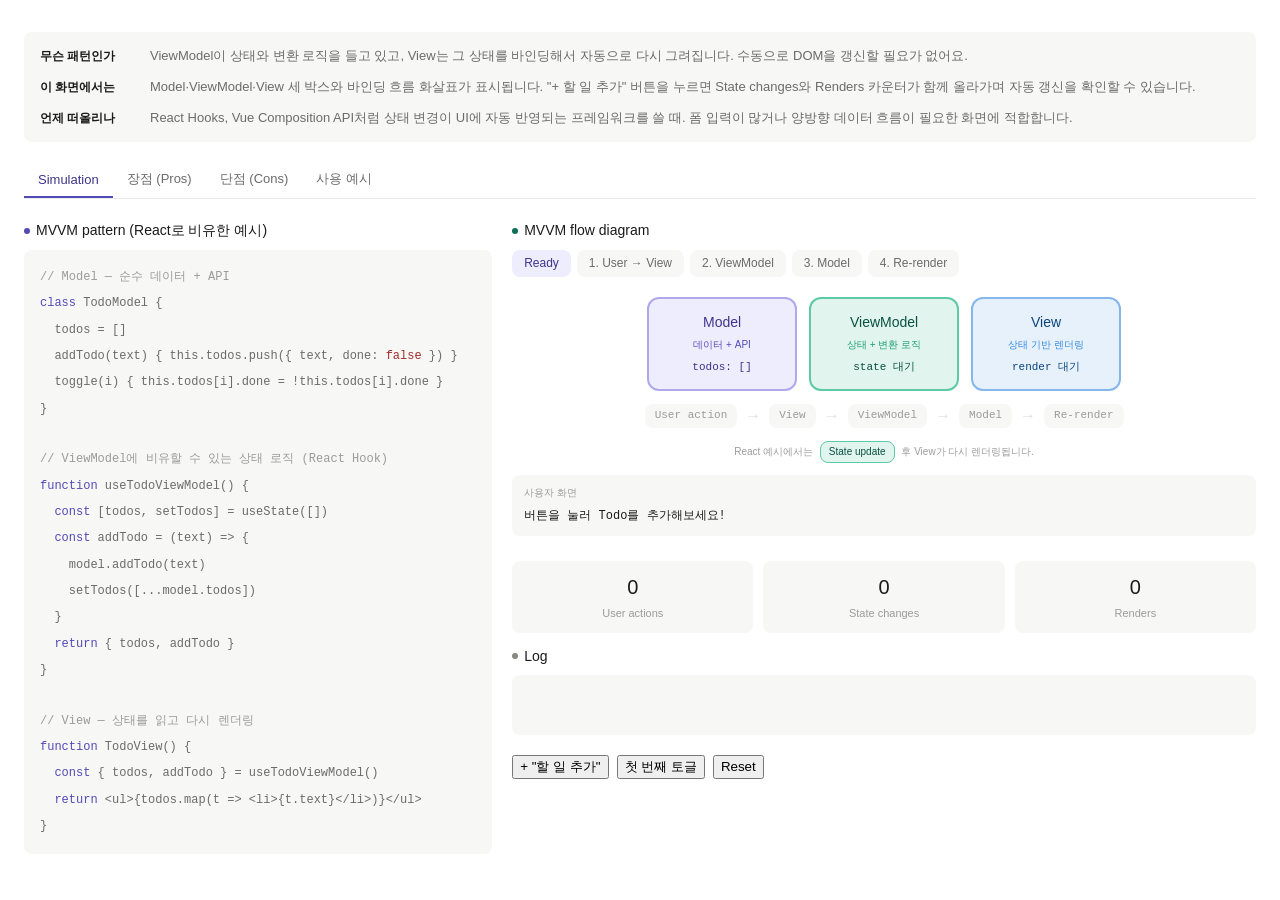
<file: design-programming/presentation/topics/10-mvvm.html>
<!DOCTYPE html>
<html lang="ko">
<head>
  <meta charset="UTF-8">
  <meta name="viewport" content="width=device-width, initial-scale=1.0">
  <title>MVVM Pattern</title>
  <link rel="stylesheet" href="../topic-frame.css">
</head>
<body>
<h2 class="sr-only">MVVM pattern interactive explainer with simulation, pros, cons, and use cases in Korean.</h2>
<style>
*{box-sizing:border-box}
.tabs{display:flex;gap:0;border-bottom:0.5px solid var(--color-border-tertiary);margin-bottom:1.25rem;overflow-x:auto}
.tab{padding:8px 14px;font-size:13px;font-weight:500;color:var(--color-text-secondary);cursor:pointer;border-bottom:2px solid transparent;transition:all 0.3s;background:none;border-top:none;border-left:none;border-right:none;white-space:nowrap}
.tab:hover{color:var(--color-text-primary)}.tab.active{color:#3C3489;border-bottom-color:#534AB7}
.pnl{display:none}.pnl.active{display:block}
.sec{margin-bottom:1.25rem}
.sec-title{font-size:14px;font-weight:500;color:var(--color-text-primary);margin-bottom:8px;display:flex;align-items:center;gap:6px}
.sec-dot{width:6px;height:6px;border-radius:50%;flex-shrink:0}
.cw{background:var(--color-background-secondary);border-radius:var(--border-radius-md);padding:14px 16px;font-family:var(--font-mono);font-size:12px;line-height:2.2;color:var(--color-text-secondary);overflow-x:auto;margin-bottom:10px}
.cl{display:flex;align-items:baseline;min-height:24px;transition:background 0.5s;border-radius:3px;padding:0 4px;margin:0 -4px}
.cl.hl{background:#EEEDFE}.cl.hlg{background:#E1F5EE}.cl.hlr{background:#FCEBEB}.cl.hlb{background:#E6F1FB}.cl.hla{background:#FAEEDA}
.ct{white-space:pre;flex-shrink:0}
.ca{margin-left:12px;font-family:var(--font-sans);font-size:11px;opacity:0;transition:opacity 1s;white-space:nowrap;flex-shrink:0}
.ca.show{opacity:1}
.cap{color:#534AB7}.cag{color:#085041}.car{color:#791F1F}.cab{color:#0C447C}.caa{color:#633806}
.kw{color:#534AB7}.vl{color:#0F6E56}.nl{color:#A32D2D}.cm{color:var(--color-text-tertiary)}.sv{color:#BA7517}

.viz-area{position:relative;min-height:260px;margin:12px 0;padding:8px 0}
.mvc-row{display:flex;justify-content:center;gap:12px;flex-wrap:wrap}
.mvc-box{width:150px;border-radius:var(--border-radius-lg);padding:12px;text-align:center;border:2px solid;transition:all 0.6s}
.mvc-box.pulse{transform:scale(1.05)}
.mvc-label{font-size:14px;font-weight:500;margin-bottom:4px}
.mvc-desc{font-size:10px;margin-bottom:6px}
.mvc-state{font-family:var(--font-mono);font-size:11px;min-height:16px;transition:opacity 0.5s}
.box-model{background:#EEEDFE;border-color:#AFA9EC;color:#3C3489}.box-model .mvc-desc{color:#534AB7}
.box-view{background:#E6F1FB;border-color:#85B7EB;color:#0C447C}.box-view .mvc-desc{color:#378ADD}
.box-vm{background:#E1F5EE;border-color:#5DCAA5;color:#085041}.box-vm .mvc-desc{color:#1D9E75}
.flow-row{display:flex;justify-content:center;align-items:center;gap:8px;margin:12px 0;font-size:11px;color:var(--color-text-tertiary);flex-wrap:wrap}
.flow-arrow{font-size:16px;color:var(--color-border-secondary);transition:color 0.5s}
.flow-arrow.av{color:#378ADD}.flow-arrow.ag{color:#1D9E75}.flow-arrow.am{color:#534AB7}
.flow-step{padding:3px 10px;border-radius:var(--border-radius-md);background:var(--color-background-secondary);transition:all 0.5s;font-family:var(--font-mono)}
.flow-step.av{background:#E6F1FB;color:#0C447C}.flow-step.ag{background:#E1F5EE;color:#085041}.flow-step.am{background:#EEEDFE;color:#3C3489}
.binding-badge{display:inline-block;padding:2px 8px;border-radius:var(--border-radius-md);font-size:10px;font-weight:500;margin:0 4px}
.bind-2way{background:#E1F5EE;color:#085041;border:0.5px solid #5DCAA5}
.bind-note{font-size:10px;color:var(--color-text-tertiary);text-align:center;margin:6px 0}
.user-zone{margin-top:12px;padding:10px 12px;background:var(--color-background-secondary);border-radius:var(--border-radius-md)}
.user-label{font-size:10px;font-weight:500;color:var(--color-text-tertiary);margin-bottom:6px}
.user-msg{font-family:var(--font-mono);font-size:12px;color:var(--color-text-primary);min-height:18px}

.pills{display:flex;gap:6px;margin-bottom:12px;flex-wrap:wrap}
.pill{font-size:12px;padding:4px 12px;border-radius:var(--border-radius-md);background:var(--color-background-secondary);color:var(--color-text-secondary);transition:all 0.5s}
.pill.active{background:#EEEDFE;color:#3C3489}.pill.done{background:#E1F5EE;color:#085041}
.sts{display:grid;grid-template-columns:repeat(3,minmax(0,1fr));gap:10px;margin:12px 0}
.stc{background:var(--color-background-secondary);border-radius:var(--border-radius-md);padding:10px 12px;text-align:center}
.stn{font-size:20px;font-weight:500;color:var(--color-text-primary)}
.stl{font-size:11px;color:var(--color-text-tertiary);margin-top:2px}
.lga{background:var(--color-background-secondary);border-radius:var(--border-radius-md);padding:10px 14px;min-height:60px;max-height:200px;overflow-y:auto;font-family:var(--font-mono);font-size:11px;line-height:2;color:var(--color-text-secondary)}
.ll{display:flex;gap:6px;align-items:baseline}
.tg{display:inline-block;font-size:10px;padding:1px 7px;border-radius:var(--border-radius-md);font-weight:500}
.tgm{background:#EEEDFE;color:#3C3489}.tgv{background:#E6F1FB;color:#0C447C}.tgg{background:#E1F5EE;color:#085041}.tgu{background:#FAEEDA;color:#633806}
.btns{display:flex;gap:8px;flex-wrap:wrap}
.btns button:disabled{opacity:0.4;cursor:not-allowed}
.dnav{display:flex;gap:8px;flex-wrap:wrap;margin-bottom:12px}
.dbtn{padding:6px 14px;font-size:12px;border-radius:var(--border-radius-md);background:var(--color-background-secondary);color:var(--color-text-secondary);border:0.5px solid var(--color-border-tertiary);cursor:pointer;transition:all 0.3s}
.dbtn:hover{border-color:var(--color-border-secondary)}
.dbtn.ag{background:#E1F5EE;color:#085041;border-color:#0F6E56}
.dbtn.ar{background:#FCEBEB;color:#791F1F;border-color:#A32D2D}
.dsc{font-size:13px;color:var(--color-text-secondary);line-height:1.7;padding:10px 14px;background:var(--color-background-secondary);border-radius:var(--border-radius-md);min-height:40px;opacity:0;transition:opacity 0.8s}
.dsc.show{opacity:1}

.intro-block{background:var(--color-background-secondary);border-radius:var(--border-radius-md);padding:14px 16px;margin-bottom:1.25rem;display:flex;flex-direction:column;gap:10px}
.intro-item{display:flex;gap:10px;align-items:baseline}
.intro-label{font-size:12px;font-weight:600;color:var(--color-text-primary);white-space:nowrap;min-width:100px;flex-shrink:0}
.intro-text{font-size:13px;color:var(--color-text-secondary);line-height:1.6}

.sim-row{display:flex;gap:1.25rem;align-items:flex-start}
.sim-row>.sec{flex:1;min-width:0;margin-bottom:0}
.sim-row>.sec:first-child{flex:0 0 38%;max-width:38%}
.sim-row>.sec:last-child{flex:1}
@media(max-width:860px){.sim-row{flex-direction:column}.sim-row>.sec:first-child{flex:1;max-width:100%}}



</style>

<div style="padding:0.5rem 0">
<div class="intro-block">
  <div class="intro-item"><span class="intro-label">무슨 패턴인가</span><span class="intro-text">ViewModel이 상태와 변환 로직을 들고 있고, View는 그 상태를 바인딩해서 자동으로 다시 그려집니다. 수동으로 DOM을 갱신할 필요가 없어요.</span></div>
  <div class="intro-item"><span class="intro-label">이 화면에서는</span><span class="intro-text">Model·ViewModel·View 세 박스와 바인딩 흐름 화살표가 표시됩니다. "+ 할 일 추가" 버튼을 누르면 State changes와 Renders 카운터가 함께 올라가며 자동 갱신을 확인할 수 있습니다.</span></div>
  <div class="intro-item"><span class="intro-label">언제 떠올리나</span><span class="intro-text">React Hooks, Vue Composition API처럼 상태 변경이 UI에 자동 반영되는 프레임워크를 쓸 때. 폼 입력이 많거나 양방향 데이터 흐름이 필요한 화면에 적합합니다.</span></div>
</div>
<div class="tabs">
  <button class="tab active" onclick="sw('sim')">Simulation</button>
  <button class="tab" onclick="sw('pro')">장점 (Pros)</button>
  <button class="tab" onclick="sw('con')">단점 (Cons)</button>
  <button class="tab" onclick="sw('use')">사용 예시</button>
</div>

<div class="pnl active" id="p-sim">
<div class="sim-row">
<div class="sec">
  <div class="sec-title"><span class="sec-dot" style="background:#534AB7"></span>MVVM pattern (React로 비유한 예시)</div>
  <div class="cw">
    <div class="cl" id="cl-0"><span class="ct"><span class="cm">// Model — 순수 데이터 + API</span></span></div>
    <div class="cl" id="cl-1"><span class="ct"><span class="kw">class</span> TodoModel {</span></div>
    <div class="cl" id="cl-2"><span class="ct">  todos = []</span><span class="ca cap" id="an-2"></span></div>
    <div class="cl" id="cl-3"><span class="ct">  addTodo(text) { this.todos.push({ text, done: <span class="nl">false</span> }) }</span><span class="ca cap" id="an-3"></span></div>
    <div class="cl" id="cl-4"><span class="ct">  toggle(i) { this.todos[i].done = !this.todos[i].done }</span><span class="ca cap" id="an-4"></span></div>
    <div class="cl" id="cl-5"><span class="ct">}</span></div>
    <div class="cl" id="cl-6"><span class="ct"></span></div>
    <div class="cl" id="cl-7"><span class="ct"><span class="cm">// ViewModel에 비유할 수 있는 상태 로직 (React Hook)</span></span></div>
    <div class="cl" id="cl-8"><span class="ct"><span class="kw">function</span> useTodoViewModel() {</span></div>
    <div class="cl" id="cl-9"><span class="ct">  <span class="kw">const</span> [todos, setTodos] = useState([])</span><span class="ca cag" id="an-9"></span></div>
    <div class="cl" id="cl-10"><span class="ct">  <span class="kw">const</span> addTodo = (text) => {</span><span class="ca cag" id="an-10"></span></div>
    <div class="cl" id="cl-11"><span class="ct">    model.addTodo(text)</span><span class="ca cag" id="an-11"></span></div>
    <div class="cl" id="cl-12"><span class="ct">    setTodos([...model.todos])</span><span class="ca cag" id="an-12"></span></div>
    <div class="cl" id="cl-13"><span class="ct">  }</span></div>
    <div class="cl" id="cl-14"><span class="ct">  <span class="kw">return</span> { todos, addTodo }</span><span class="ca cag" id="an-14"></span></div>
    <div class="cl" id="cl-15"><span class="ct">}</span></div>
    <div class="cl" id="cl-16"><span class="ct"></span></div>
    <div class="cl" id="cl-17"><span class="ct"><span class="cm">// View — 상태를 읽고 다시 렌더링</span></span></div>
    <div class="cl" id="cl-18"><span class="ct"><span class="kw">function</span> TodoView() {</span></div>
    <div class="cl" id="cl-19"><span class="ct">  <span class="kw">const</span> { todos, addTodo } = useTodoViewModel()</span><span class="ca cab" id="an-19"></span></div>
    <div class="cl" id="cl-20"><span class="ct">  <span class="kw">return</span> &lt;ul&gt;{todos.map(t => &lt;li&gt;{t.text}&lt;/li&gt;)}&lt;/ul&gt;</span><span class="ca cab" id="an-20"></span></div>
    <div class="cl" id="cl-21"><span class="ct">}</span></div>
  </div>
</div>
<div class="sec">
  <div class="sec-title"><span class="sec-dot" style="background:#0F6E56"></span>MVVM flow diagram</div>
  <div class="pills" id="steps"><div class="pill active" data-s="0">Ready</div><div class="pill" data-s="1">1. User → View</div><div class="pill" data-s="2">2. ViewModel</div><div class="pill" data-s="3">3. Model</div><div class="pill" data-s="4">4. Re-render</div></div>
  <div class="viz-area">
    <div class="mvc-row">
      <div class="mvc-box box-model" id="box-m"><div class="mvc-label">Model</div><div class="mvc-desc">데이터 + API</div><div class="mvc-state" id="m-state">todos: []</div></div>
      <div class="mvc-box box-vm" id="box-vm"><div class="mvc-label">ViewModel</div><div class="mvc-desc">상태 + 변환 로직</div><div class="mvc-state" id="vm-state">state 대기</div></div>
      <div class="mvc-box box-view" id="box-v"><div class="mvc-label">View</div><div class="mvc-desc">상태 기반 렌더링</div><div class="mvc-state" id="v-state">render 대기</div></div>
    </div>
    <div class="flow-row">
      <span class="flow-step" id="fs-1">User action</span>
      <span class="flow-arrow" id="fa-1">→</span>
      <span class="flow-step" id="fs-2">View</span>
      <span class="flow-arrow" id="fa-2">→</span>
      <span class="flow-step" id="fs-3">ViewModel</span>
      <span class="flow-arrow" id="fa-3">→</span>
      <span class="flow-step" id="fs-4">Model</span>
      <span class="flow-arrow" id="fa-4">→</span>
      <span class="flow-step" id="fs-5">Re-render</span>
    </div>
    <div class="bind-note">React 예시에서는 <span class="binding-badge bind-2way">State update</span> 후 View가 다시 렌더링됩니다.</div>
    <div class="user-zone">
      <div class="user-label">사용자 화면</div>
      <div class="user-msg" id="user-msg">버튼을 눌러 Todo를 추가해보세요!</div>
    </div>
  </div>
<div class="sts">
  <div class="stc"><div class="stn" id="s-actions">0</div><div class="stl">User actions</div></div>
  <div class="stc"><div class="stn" id="s-binds">0</div><div class="stl">State changes</div></div>
  <div class="stc"><div class="stn" id="s-renders">0</div><div class="stl">Renders</div></div>
</div>
<div class="sec"><div class="sec-title"><span class="sec-dot" style="background:#888780"></span>Log</div><div class="lga" id="logbox"></div></div>
<div class="btns">
  <button id="btn-add" onclick="doAdd()">+ "할 일 추가"</button>
  <button id="btn-tog" onclick="doToggle()">첫 번째 토글</button>
  <button id="btn-reset" onclick="doReset()">Reset</button>
</div>
</div>
</div>
</div>

<div class="pnl" id="p-pro">
<div class="sec"><div class="sec-title"><span class="sec-dot" style="background:#1D9E75"></span>장점 코드 데모</div>
<div class="dnav" id="pro-nav">
  <button class="dbtn ag" onclick="proDem(0,this)">자동 동기화</button>
  <button class="dbtn" onclick="proDem(1,this)">선언적 UI</button>
  <button class="dbtn" onclick="proDem(2,this)">ViewModel 재사용</button>
  <button class="dbtn" onclick="proDem(3,this)">테스트 용이</button>
</div>
<div class="cw" id="pro-code"></div>
<div class="dsc" id="pro-desc"></div>
</div>
<div style="margin-top:8px"><button onclick="runPro()">실행해보기</button></div>
</div>

<div class="pnl" id="p-con">
<div class="sec"><div class="sec-title"><span class="sec-dot" style="background:#A32D2D"></span>단점 코드 데모</div>
<div class="dnav" id="con-nav">
  <button class="dbtn ar" onclick="conDem(0,this)">디버깅 어려움</button>
  <button class="dbtn" onclick="conDem(1,this)">메모리 사용</button>
  <button class="dbtn" onclick="conDem(2,this)">과도한 리렌더링</button>
  <button class="dbtn" onclick="conDem(3,this)">학습 곡선</button>
</div>
<div class="cw" id="con-code"></div>
<div class="dsc" id="con-desc"></div>
</div>
<div style="margin-top:8px"><button onclick="runCon()">실행해보기</button></div>
</div>

<div class="pnl" id="p-use">
<div class="sec"><div class="sec-title"><span class="sec-dot" style="background:#534AB7"></span>실제 사용 예시</div>
<div class="dnav" id="use-nav">
  <button class="dbtn ag" onclick="useDem(0,this)">React Hooks</button>
  <button class="dbtn" onclick="useDem(1,this)">Vue Composition</button>
  <button class="dbtn" onclick="useDem(2,this)">SwiftUI</button>
  <button class="dbtn" onclick="useDem(3,this)">MVC vs MVP vs MVVM</button>
</div>
<div class="cw" id="use-code"></div>
<div class="dsc" id="use-desc"></div>
</div>
<div style="margin-top:8px"><button onclick="runUse()">실행해보기</button></div>
</div>
</div>

<script>
var D=2400;var todos=[];var acts=0,binds=0,rnds=0,running=false;
var txts=["우유 사기","코드 리뷰","운동하기","책 읽기","빨래하기"];var tIdx=0;

var proData=[
{lines:['// MVP: 수동으로 View 갱신해야 함','presenter.onAddClicked()','// model.addTodo(text)','// view.showTodos(model.getTodos()) ← 수동!','// view.clearInput()               ← 수동!','// view.showSuccess(...)           ← 수동!','','// MVVM 계열: 상태를 바꾸면 화면이 다시 계산됨','const addTodo = (text) => {','  model.addTodo(text)','  setTodos([...model.todos])  // 상태 갱신','  // 관련 UI는 새 state 기준으로 다시 렌더링','  // 다른 표시도 state로 관리하면 함께 반영 가능','}'],
annos:['','','Model 업데이트','View 갱신 1 — 수동!','View 갱신 2 — 수동!','View 갱신 3 — 수동!','','','','Model 업데이트','상태만 바꾸면 됨','View가 새 state로 다시 그려짐','표시도 state에 연결 가능'],
desc:'MVP에서는 Presenter가 화면 메서드를 하나씩 호출하는 경우가 많아요. MVVM 계열에서는 상태를 갱신하고, View가 그 상태를 기준으로 다시 그려지도록 구성하는 편이 일반적입니다.',hl:'hlg'},
{lines:['// "어떻게 바꿀지" 안 쓰고 "뭘 보여줄지"만 씀!','','// 명령형 (jQuery 시절)','document.getElementById("list").innerHTML = ""','todos.forEach(t => {','  const li = document.createElement("li")','  li.textContent = t.text','  document.getElementById("list").appendChild(li)','})','','// 선언형 (React)','const TodoList = () => (','  <ul>{todos.map(t => <li>{t.text}</li>)}</ul>',')',' ','// "이 상태이면 이렇게 보여줘" 끝!'],
annos:['','','옛날 방식 — 과정을 일일이 지시','비우고','반복하고','li 만들고','텍스트 넣고','붙이고... 길다!','','','현대 방식 — 결과만 선언!','','이 한 줄이면 끝!','','','상태 → UI 매핑만 적으면 됨!'],
desc:'"길을 알려주는 것"(명령형)과 "주소만 말하는 것"(선언형)의 차이예요. MVVM은 "이 데이터가 있으면 이렇게 보여줘"만 적으면 돼요. 어떻게 바꿀지는 프레임워크가 알아서 해요.',hl:'hlg'},
{lines:['// 같은 상태/로직 묶음을 여러 View에서 재사용!','','function useTodoViewModel() {','  const [todos, setTodos] = useState([])','  const addTodo = (text) => { ... }','  const toggle = (i) => { ... }','  return { todos, addTodo, toggle }','}','','// 풀 페이지 View','function TodoPage() {','  const vm = useTodoViewModel()','  return <FullLayout todos={vm.todos} />','}','// 위젯 View','function TodoWidget() {','  const vm = useTodoViewModel()','  return <MiniList todos={vm.todos} />','}'],
annos:['','','상태/로직 묶음 하나','상태 관리','추가 로직','토글 로직','API 노출','','','','풀 페이지에서 사용!','같은 묶음 재사용','큰 레이아웃으로','','','작은 위젯에서도 사용!','같은 묶음 재사용','작은 리스트로'],
desc:'요리 레시피처럼 상태와 UI 로직을 한곳에 모아두고, 화면만 바꿔 끼우는 식이에요. React에선 이런 묶음을 Custom Hook으로 재사용할 수 있어요.',hl:'hlg'},
{lines:['// ViewModel처럼 분리한 로직을 UI 없이 테스트!','','import { renderHook, act } from "@testing-library/react"','','test("할 일 추가", () => {','  const { result } = renderHook(() => useTodoViewModel())','','  act(() => {','    result.current.addTodo("테스트")','  })','','  expect(result.current.todos.length).toBe(1)','  expect(result.current.todos[0].text).toBe("테스트")','  // DOM 없이 로직만 테스트 완료!','})'],
annos:['','','React 테스트 도구!','','','Hook을 독립 실행!','','','addTodo 호출','','','1개 추가됐는지 확인','텍스트 맞는지 확인','화면 없이 로직 테스트!'],
desc:'React Hook은 renderHook으로 화면 없이 테스트할 수 있어요. MVVM의 ViewModel처럼 분리한 상태 로직을 독립적으로 검증하는 예시로 볼 수 있습니다.',hl:'hlg'}
];

var conData=[
{lines:['// 상태가 바뀌면 View가 "자동으로" 바뀜','// 그런데... 왜 바뀌었지?','','setTodos([...todos, newTodo])','// ↓ React가 내부적으로','// ↓ 가상 DOM 비교','// ↓ 변경된 부분만 업데이트','// ↓ 화면 갱신!','','// 이 과정이 눈에 안 보여요!','// "왜 갑자기 화면이 바뀌었지?"','// 데이터 흐름을 추적하기 어려움!'],
annos:['','','','상태 변경!','','눈에 안 보이는 과정 1','눈에 안 보이는 과정 2','눈에 안 보이는 과정 3','','','자동은 편하지만 추적은 어려움','DevTools가 필수!'],
desc:'자동 세탁기는 편하지만, 빨래가 이상하게 됐을 때 "어느 단계에서 문제가 생겼지?" 찾기가 어려워요. 상태 기반 렌더링도 비슷해서, 자동화된 갱신 흐름을 추적하려면 React DevTools 같은 도구가 중요해요.',hl:'hlr'},
{lines:['// ViewModel이 상태를 복사해서 갖고 있음','','// Model의 원본 데이터','model.todos = [{ text: "할 일", done: false }]','','// ViewModel이 복사본을 가짐','const [todos, setTodos] = useState([...model.todos])','','// 같은 데이터가 두 곳에!','// Model에도 있고 ViewModel(state)에도 있음','// 큰 앱에서는 메모리 사용량이 늘어남','// 상태가 많을수록 복사본도 많아짐!'],
annos:['','','원본 1','','','','복사본 2','','','같은 데이터가 두 벌!','','상태가 많으면 메모리도 두 배...'],
desc:'원본 서류와 복사본을 둘 다 갖고 있는 것처럼, Model과 ViewModel에 같은 데이터가 두 벌 존재해요. 작은 앱에선 괜찮지만, 데이터가 커지면 메모리 사용이 늘어납니다.',hl:'hlr'},
{lines:['// 부모 상태가 바뀌면 자식도 전부 리렌더링!','','function Parent() {','  const [count, setCount] = useState(0)','  return (','    <div>','      <button onClick={() => setCount(c => c+1)} />','      <ChildA />       // count 안 쓰는데 리렌더!','      <ChildB />       // 이것도!','      <ChildC />       // 이것도!','    </div>','  )','}','// React.memo나 useMemo로 최적화 필요!'],
annos:['','','','count 상태','','','count 변경!','count 안 쓰는데 다시 그려짐!','이것도 불필요한 리렌더!','이것도!','','','','memo로 방지 필요!'],
desc:'한 명이 기침하면 교실 전체가 병원에 가는 격이에요. 부모 상태가 바뀌면 관련 없는 자식 컴포넌트까지 다시 그려져요. React.memo나 useMemo로 막아야 하는데, 이것도 공짜가 아니에요.',hl:'hlr'},
{lines:['// MVVM을 제대로 쓰려면 알아야 할 것들','','// React만 해도...','useState    // 상태 관리','useEffect   // 사이드 이펙트','useMemo     // 메모이제이션','useCallback // 함수 메모이제이션','useRef      // DOM 참조','useContext  // 전역 상태','','// + 상태 관리 라이브러리','// Redux, Zustand, Jotai, Recoil...','// 어떤 걸 써야 하지?!'],
annos:['','','','Hook 1','Hook 2','Hook 3','Hook 4','Hook 5','Hook 6','','','선택지가 너무 많음!','결정 장애!'],
desc:'MVVM 스타일로 UI를 구성하더라도 배울 건 많아요. React Hook만 해도 상태, 이펙트, 컨텍스트 같은 개념이 있고 상태 관리 라이브러리까지 들어오면 복잡도가 금방 올라갑니다.',hl:'hlr'}
];

var useData=[
{lines:['// React Hooks = MVVM처럼 비유할 수 있는 예시','','// ViewModel에 비유할 수 있는 Custom Hook','function useCounter() {','  const [count, setCount] = useState(0)','  const increment = () => setCount(c => c + 1)','  const decrement = () => setCount(c => c - 1)','  return { count, increment, decrement }','}','','// View (Component)','function Counter() {','  const { count, increment, decrement } = useCounter()','  return <span>{count}</span>','  // count가 바뀌면 다시 렌더링됨','}'],
annos:['','','','Custom Hook을 ViewModel처럼 볼 수 있음','상태 선언','증가 로직','감소 로직','API 노출','','','','View는 이 로직을 사용','Hook에서 상태와 로직을 가져옴','state를 표시','변경 시 다시 그려짐'],
desc:'React의 Custom Hook은 상태와 UI 로직을 분리한다는 점에서 ViewModel에 비유할 수 있어요. 다만 React 자체를 정통 MVVM이라고 단정하기보다는, 비슷한 아이디어를 가진 예시로 보는 편이 정확합니다.',hl:'hlg'},
{lines:['// Vue 3 Composition API','','// ViewModel (Composable)','function useTodos() {','  const todos = ref([])','  const addTodo = (text) => {','    todos.value.push({ text, done: false })','  }','  return { todos, addTodo }','}','','// View (Template)','<template>','  <li v-for="t in todos">{{ t.text }}</li>','  <!-- todos가 바뀌면 자동 갱신! -->','</template>'],
annos:['','','','Composable = ViewModel 역할','반응형 상태 선언!','','push만 하면 자동 감지!','','','','','','','v-for가 자동으로 반응!','템플릿이 다시 그려짐!'],
desc:'Vue의 Composition API에서 ref()로 선언한 데이터는 반응형이에요. 값만 바꾸면 Vue가 변경을 자동 감지해서 화면을 갱신해줘요. React보다 더 자동화된 느낌이에요.',hl:'hlg'},
{lines:['// SwiftUI — Apple의 MVVM','','// ViewModel','class TodoViewModel: ObservableObject {','  @Published var todos: [Todo] = []','  func addTodo(_ text: String) {','    todos.append(Todo(text: text))','    // @Published라서 자동 알림!','  }','}','','// View','struct TodoView: View {','  @StateObject var vm = TodoViewModel()','  var body: some View {','    List(vm.todos) { t in Text(t.text) }','  }','}'],
annos:['','','','ObservableObject = ViewModel!','@Published = 바인딩 대상!','','추가하면','자동으로 View에 알림!','','','','','','@StateObject로 바인딩!','','List가 자동 갱신!',''],
desc:'SwiftUI에서 @Published를 붙이면 그 값이 바뀔 때 View에 자동으로 알려줘요. React의 useState와 비슷하지만, Swift답게 더 타입 안전하고 선언적이에요.',hl:'hlg'},
{lines:['// MVC / MVP / MVVM 비교!','','// MVC:  View ←→ Model (서로 앎)','//   View가 Model을 직접 읽음','//   Controller가 교통정리','','// MVP:  View ✕ Model (서로 모름)','//   Presenter가 수동으로 View 갱신','//   테스트가 쉬운 편, 코드 많음','','// MVVM: View ← 상태 연결 → ViewModel','//   상태 변화에 맞춰 View를 다시 그림','//   프레임워크 지원이 강하면 자동화가 많음','','// Vue/SwiftUI는 MVVM으로 자주 설명되고','// React는 일부 개념만 비슷하게 볼 수 있음'],
annos:['','','View → Model 직접 참조','','','','완전 분리, 수동 갱신','','','','상태를 ViewModel에 연결','','자동화 수준은 도구마다 다름','','','프레임워크마다 해석이 다름','React는 완전 동일 개념은 아님'],
desc:'세 패턴은 자주 비교되는 UI 아키텍처예요. Vue와 SwiftUI는 MVVM으로 설명하기 쉽고, React는 일부 개념이 비슷하지만 보통 별도의 컴포넌트 모델로 다루는 편이 더 정확합니다.',hl:'hlg'}
];

var curPro=0,curCon=0,curUse=0,demoR=false;
function buildHTML(data,idx,prefix,colorCls){var d=data[idx];var html='';for(var i=0;i<d.lines.length;i++){html+='<div class="cl" id="'+prefix+'-'+i+'"><span class="ct">'+d.lines[i]+'</span><span class="ca '+colorCls+'" id="'+prefix+'-a-'+i+'"></span></div>'}return html}
function renderCode(t,data,idx,c){document.getElementById(t).innerHTML=buildHTML(data,idx,t,c)}
function renderDesc(t,data,idx){var el=document.getElementById(t);el.textContent=data[idx].desc;el.classList.remove('show');requestAnimationFrame(function(){requestAnimationFrame(function(){el.classList.add('show')})})}
function proDem(i,b){curPro=i;document.querySelectorAll('#pro-nav .dbtn').forEach(function(x){x.className='dbtn'});b.className='dbtn ag';renderCode('pro-code',proData,i,'cag');renderDesc('pro-desc',proData,i)}
function conDem(i,b){curCon=i;document.querySelectorAll('#con-nav .dbtn').forEach(function(x){x.className='dbtn'});b.className='dbtn ar';renderCode('con-code',conData,i,'car');renderDesc('con-desc',conData,i)}
function useDem(i,b){curUse=i;document.querySelectorAll('#use-nav .dbtn').forEach(function(x){x.className='dbtn'});b.className='dbtn ag';renderCode('use-code',useData,i,'cag');renderDesc('use-desc',useData,i)}
function sl(ms){return new Promise(function(r){setTimeout(r,ms)})}
async function animCode(p,data,idx){if(demoR)return;demoR=true;var d=data[idx];for(var i=0;i<d.lines.length;i++){var line=document.getElementById(p+'-'+i);var anno=document.getElementById(p+'-a-'+i);if(!d.annos[i]||d.annos[i]===''){await sl(200);continue}line.classList.add(d.hl);anno.textContent='\u2190 '+d.annos[i];(function(a){requestAnimationFrame(function(){requestAnimationFrame(function(){a.classList.add('show')})})})(anno);await sl(1800)}demoR=false}
function runPro(){animCode('pro-code',proData,curPro)}
function runCon(){animCode('con-code',conData,curCon)}
function runUse(){animCode('use-code',useData,curUse)}
renderCode('pro-code',proData,0,'cag');renderDesc('pro-desc',proData,0);
renderCode('con-code',conData,0,'car');renderDesc('con-desc',conData,0);
renderCode('use-code',useData,0,'cag');renderDesc('use-desc',useData,0);

function sw(id){document.querySelectorAll('.tab').forEach(function(t){t.classList.remove('active')});document.querySelectorAll('.pnl').forEach(function(p){p.classList.remove('active')});document.querySelector('[onclick="sw(\''+id+'\')"]').classList.add('active');document.getElementById('p-'+id).classList.add('active')}

var logbox=document.getElementById('logbox');
var anIds=[2,3,4,9,10,11,12,14,19,20];
function setStep(n){document.querySelectorAll('.pill').forEach(function(p){var s=parseInt(p.dataset.s);if(!isNaN(s))p.className='pill'+(s===n?' active':(s<n?' done':''))})}
function clearHL(){for(var i=0;i<=21;i++){var e=document.getElementById('cl-'+i);if(e)e.classList.remove('hl','hlg','hlr','hlb','hla')}anIds.forEach(function(j){var a=document.getElementById('an-'+j);if(a){a.classList.remove('show');a.textContent=''}})}
function hlLine(n,txt,cls){clearHL();var c=cls||'hl';var e=document.getElementById('cl-'+n);if(e)e.classList.add(c);var a=document.getElementById('an-'+n);if(a&&txt){var acls=c==='hlg'?'cag':c==='hlr'?'car':c==='hlb'?'cab':c==='hla'?'caa':'cap';a.className='ca '+acls;a.textContent='\u2190 '+txt;requestAnimationFrame(function(){requestAnimationFrame(function(){a.classList.add('show')})})}}
function addLog(msg,type){var d=document.createElement('div');d.className='ll';var tg=document.createElement('span');tg.className='tg '+(type==='model'?'tgm':type==='view'?'tgv':type==='vm'?'tgg':'tgu');tg.textContent=type==='model'?'MODEL':type==='view'?'VIEW':type==='vm'?'VM':'USER';var tx=document.createElement('span');tx.textContent=msg;d.appendChild(tg);d.appendChild(tx);logbox.appendChild(d);logbox.scrollTop=logbox.scrollHeight}
function updateStats(){document.getElementById('s-actions').textContent=acts;document.getElementById('s-binds').textContent=binds;document.getElementById('s-renders').textContent=rnds}
function pulseBox(id){var el=document.getElementById(id);el.classList.add('pulse');setTimeout(function(){el.classList.remove('pulse')},600)}
function activateFlow(n,cls){for(var i=1;i<=5;i++){document.getElementById('fs-'+i).className='flow-step';if(i<=4)document.getElementById('fa-'+i).className='flow-arrow'}if(n>=1){document.getElementById('fs-'+n).className='flow-step '+cls;if(n>1)document.getElementById('fa-'+(n-1)).className='flow-arrow '+cls}}
function todoDisplay(){return todos.map(function(t){return(t.done?'[x]':'[ ]')+' '+t.text}).join(', ')||'(비어있음)'}
function setBtns(d){['btn-add','btn-tog','btn-reset'].forEach(function(id){var e=document.getElementById(id);if(e)e.disabled=d})}

async function doAdd(){
if(running)return;running=true;setBtns(true);acts++;
var text=txts[tIdx%txts.length];tIdx++;

setStep(1);activateFlow(1,'av');
hlLine(19,'사용자 클릭! View의 addTodo 바인딩 호출','hlb');
pulseBox('box-v');
document.getElementById('v-state').textContent='클릭!';
addLog('사용자 → "'+text+'" 추가 클릭','user');
document.getElementById('user-msg').textContent='클릭! → "'+text+'"';
await sl(D);

setStep(2);activateFlow(3,'ag');
hlLine(10,'View → ViewModel: addTodo("'+text+'") 호출','hlg');
pulseBox('box-vm');
document.getElementById('vm-state').textContent='addTodo 실행';
addLog('View → ViewModel: addTodo("'+text+'")','vm');
await sl(D);

setStep(3);activateFlow(4,'am');
hlLine(11,'ViewModel → Model: model.addTodo("'+text+'")','hl');
todos.push({text:text,done:false});
pulseBox('box-m');
document.getElementById('m-state').textContent='todos: '+todos.length+'개';
addLog('ViewModel → Model: addTodo("'+text+'")','model');
await sl(D);

hlLine(12,'setTodos() → 상태 변경! 바인딩 트리거!','hlg');
binds++;
pulseBox('box-vm');
document.getElementById('vm-state').textContent='setTodos → 바인딩!';
addLog('ViewModel: setTodos() → 바인딩 트리거!','vm');
await sl(D);

setStep(4);activateFlow(5,'av');
hlLine(20,'바인딩이 View를 자동 갱신! 수동 호출 없음!','hlb');
rnds++;
pulseBox('box-v');
document.getElementById('v-state').textContent='자동 렌더! '+todos.length+'개';
document.getElementById('user-msg').textContent=todoDisplay();
addLog('Data Binding → View 자동 리렌더링!','view');
updateStats();
await sl(D/2);activateFlow(0,'');
document.getElementById('vm-state').textContent='state 대기';
running=false;setBtns(false)}

async function doToggle(){
if(running)return;
if(todos.length===0){addLog('할 일이 없어요! 먼저 추가하세요','user');return}
running=true;setBtns(true);acts++;

setStep(1);activateFlow(1,'av');
hlLine(19,'사용자 클릭! View → ViewModel','hlb');
pulseBox('box-v');
addLog('사용자 → "'+todos[0].text+'" 토글','user');
await sl(D);

setStep(2);activateFlow(3,'ag');
hlLine(10,'ViewModel: toggle 로직 실행','hlg');
pulseBox('box-vm');
document.getElementById('vm-state').textContent='toggle 실행';
addLog('View → ViewModel: toggle(0)','vm');
await sl(D);

setStep(3);activateFlow(4,'am');
hlLine(4,'ViewModel → Model: toggle(0)','hl');
todos[0].done=!todos[0].done;
pulseBox('box-m');
document.getElementById('m-state').textContent='done='+todos[0].done;
addLog('ViewModel → Model: toggle(0) done='+todos[0].done,'model');
await sl(D);

hlLine(12,'setTodos() → 바인딩 트리거!','hlg');
binds++;
pulseBox('box-vm');
addLog('ViewModel: setTodos() → 바인딩!','vm');
await sl(D);

setStep(4);activateFlow(5,'av');
hlLine(20,'View 자동 갱신!','hlb');
rnds++;
pulseBox('box-v');
document.getElementById('v-state').textContent='자동 렌더!';
document.getElementById('user-msg').textContent=todoDisplay();
addLog('Data Binding → View 자동 리렌더링!','view');
updateStats();
await sl(D/2);activateFlow(0,'');
document.getElementById('vm-state').textContent='state 대기';
running=false;setBtns(false)}

function doReset(){todos=[];tIdx=0;acts=0;binds=0;rnds=0;running=false;logbox.innerHTML='';setStep(0);clearHL();updateStats();activateFlow(0,'');
document.getElementById('m-state').textContent='todos: []';
document.getElementById('v-state').textContent='render 대기';
document.getElementById('vm-state').textContent='state 대기';
document.getElementById('user-msg').textContent='버튼을 눌러 Todo를 추가해보세요!';
['box-m','box-v','box-vm'].forEach(function(id){document.getElementById(id).classList.remove('pulse')});
setBtns(false)}
</script>
</body>
</html>
</file>
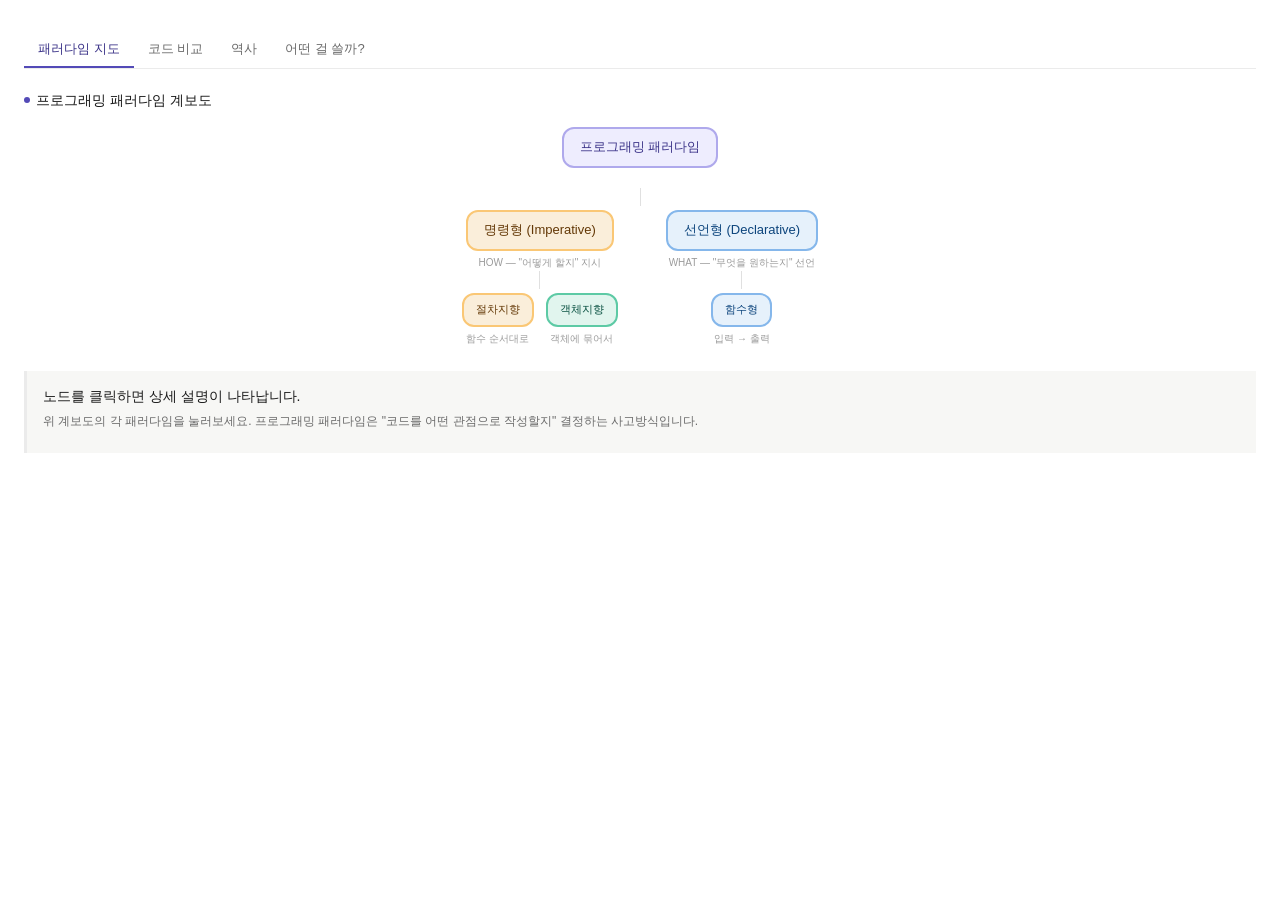
<file: design-programming/presentation/topics/11-programming-paradigms-overview.html>
<!DOCTYPE html>
<html lang="ko">
<head>
  <meta charset="UTF-8">
  <meta name="viewport" content="width=device-width, initial-scale=1.0">
  <title>Programming Paradigms Overview</title>
  <link rel="stylesheet" href="../topic-frame.css">
</head>
<body>
<h2 class="sr-only">Programming paradigms overview: imperative (procedural, OOP) and declarative (functional) with interactive explainer in Korean.</h2>
<style>
*{box-sizing:border-box}
.tabs{display:flex;gap:0;border-bottom:0.5px solid var(--color-border-tertiary);margin-bottom:1.25rem;overflow-x:auto}
.tab{padding:8px 14px;font-size:13px;font-weight:500;color:var(--color-text-secondary);cursor:pointer;border-bottom:2px solid transparent;transition:all 0.3s;background:none;border-top:none;border-left:none;border-right:none;white-space:nowrap}
.tab:hover{color:var(--color-text-primary)}.tab.active{color:#3C3489;border-bottom-color:#534AB7}
.pnl{display:none}.pnl.active{display:block}
.sec{margin-bottom:1.25rem}
.sec-title{font-size:14px;font-weight:500;color:var(--color-text-primary);margin-bottom:8px;display:flex;align-items:center;gap:6px}
.sec-dot{width:6px;height:6px;border-radius:50%;flex-shrink:0}
.cw{background:var(--color-background-secondary);border-radius:var(--border-radius-md);padding:14px 16px;font-family:var(--font-mono);font-size:12px;line-height:2.2;color:var(--color-text-secondary);overflow-x:auto;margin-bottom:10px}
.cl{display:flex;align-items:baseline;min-height:24px;transition:background 0.5s;border-radius:3px;padding:0 4px;margin:0 -4px}
.cl.hl{background:#EEEDFE}.cl.hlg{background:#E1F5EE}.cl.hlr{background:#FCEBEB}.cl.hlb{background:#E6F1FB}.cl.hla{background:#FAEEDA}
.ct{white-space:pre;flex-shrink:0}
.ca{margin-left:12px;font-family:var(--font-sans);font-size:11px;opacity:0;transition:opacity 1s;white-space:nowrap;flex-shrink:0}
.ca.show{opacity:1}
.cap{color:#534AB7}.cag{color:#085041}.car{color:#791F1F}.cab{color:#0C447C}.caa{color:#633806}
.kw{color:#534AB7}.vl{color:#0F6E56}.nl{color:#A32D2D}.cm{color:var(--color-text-tertiary)}.sv{color:#BA7517}

.tree{padding:8px 0}
.tree-root{text-align:center;margin-bottom:20px}
.tn{display:inline-block;padding:8px 16px;border-radius:var(--border-radius-lg);font-size:13px;font-weight:500;border:2px solid;cursor:pointer;transition:all 0.4s}
.tn:hover{transform:translateY(-2px)}
.tn.active{transform:scale(1.06)}
.tn-root{background:#EEEDFE;border-color:#AFA9EC;color:#3C3489}
.tn-imp{background:#FAEEDA;border-color:#FAC775;color:#633806}
.tn-dec{background:#E6F1FB;border-color:#85B7EB;color:#0C447C}
.tn-proc{background:#FAEEDA;border-color:#FAC775;color:#633806;font-size:11px;padding:6px 12px}
.tn-oop{background:#E1F5EE;border-color:#5DCAA5;color:#085041;font-size:11px;padding:6px 12px}
.tn-func{background:#E6F1FB;border-color:#85B7EB;color:#0C447C;font-size:11px;padding:6px 12px}
.branch-line{width:1px;height:18px;background:var(--color-border-secondary);margin:0 auto}
.branch-h{height:1px;background:var(--color-border-secondary)}
.tree-l2{display:flex;justify-content:center;gap:48px;margin-top:4px}
.tree-col{text-align:center}
.tree-l3{display:flex;justify-content:center;gap:12px;margin-top:4px}
.branch-tag{font-size:10px;color:var(--color-text-tertiary);margin-top:4px}

.detail-card{margin-top:16px;padding:14px 16px;background:var(--color-background-secondary);border-radius:var(--border-radius-md);border-left:3px solid var(--color-border-tertiary);min-height:80px;border-radius:0}
.dc-title{font-size:14px;font-weight:500;color:var(--color-text-primary);margin-bottom:4px}
.dc-sub{font-size:12px;color:var(--color-text-secondary);line-height:1.7;margin-bottom:8px}
.dc-row{display:flex;gap:12px;flex-wrap:wrap}
.dc-pill{padding:3px 10px;border-radius:var(--border-radius-md);font-size:11px;border:0.5px solid var(--color-border-tertiary);background:var(--color-background-primary);color:var(--color-text-secondary)}
.dc-key{font-size:11px;color:var(--color-text-tertiary);margin-bottom:2px}

.dnav{display:flex;gap:8px;flex-wrap:wrap;margin-bottom:12px}
.dbtn{padding:6px 14px;font-size:12px;border-radius:var(--border-radius-md);background:var(--color-background-secondary);color:var(--color-text-secondary);border:0.5px solid var(--color-border-tertiary);cursor:pointer;transition:all 0.3s}
.dbtn:hover{border-color:var(--color-border-secondary)}
.dbtn.ag{background:#E1F5EE;color:#085041;border-color:#0F6E56}
.dsc{font-size:13px;color:var(--color-text-secondary);line-height:1.7;padding:10px 14px;background:var(--color-background-secondary);border-radius:var(--border-radius-md);min-height:40px;opacity:0;transition:opacity 0.8s}
.dsc.show{opacity:1}

.tl-row{display:flex;align-items:center;gap:12px;padding:8px 0;border-bottom:0.5px solid var(--color-border-tertiary)}
.tl-row:last-child{border-bottom:none}
.tl-year{font-family:var(--font-mono);font-size:12px;font-weight:500;color:var(--color-text-primary);min-width:44px}
.tl-name{font-size:13px;font-weight:500;color:var(--color-text-primary);min-width:80px}
.tl-desc{font-size:12px;color:var(--color-text-secondary);flex:1}
.tl-badge{padding:2px 8px;border-radius:var(--border-radius-md);font-size:10px;font-weight:500;flex-shrink:0}
.tl-b-proc{background:#FAEEDA;color:#633806}.tl-b-oop{background:#E1F5EE;color:#085041}.tl-b-func{background:#E6F1FB;color:#0C447C}.tl-b-multi{background:#EEEDFE;color:#3C3489}
</style>

<div style="padding:0.5rem 0">
<div class="tabs">
  <button class="tab active" onclick="sw('map')">패러다임 지도</button>
  <button class="tab" onclick="sw('cmp')">코드 비교</button>
  <button class="tab" onclick="sw('hist')">역사</button>
  <button class="tab" onclick="sw('pick')">어떤 걸 쓸까?</button>
</div>

<div class="pnl active" id="p-map">
<div class="sec">
  <div class="sec-title"><span class="sec-dot" style="background:#534AB7"></span>프로그래밍 패러다임 계보도</div>
  <div class="tree">
    <div class="tree-root"><div class="tn tn-root" onclick="sd('root',this)">프로그래밍 패러다임</div></div>
    <div class="branch-line"></div>
    <div class="tree-l2">
      <div class="tree-col">
        <div class="tn tn-imp" onclick="sd('imp',this)">명령형 (Imperative)</div>
        <div class="branch-tag">HOW — "어떻게 할지" 지시</div>
        <div class="branch-line"></div>
        <div class="tree-l3">
          <div style="text-align:center">
            <div class="tn tn-proc" onclick="sd('proc',this)">절차지향</div>
            <div class="branch-tag">함수 순서대로</div>
          </div>
          <div style="text-align:center">
            <div class="tn tn-oop" onclick="sd('oop',this)">객체지향</div>
            <div class="branch-tag">객체에 묶어서</div>
          </div>
        </div>
      </div>
      <div class="tree-col">
        <div class="tn tn-dec" onclick="sd('dec',this)">선언형 (Declarative)</div>
        <div class="branch-tag">WHAT — "무엇을 원하는지" 선언</div>
        <div class="branch-line"></div>
        <div class="tree-l3">
          <div style="text-align:center">
            <div class="tn tn-func" onclick="sd('func',this)">함수형</div>
            <div class="branch-tag">입력 → 출력</div>
          </div>
        </div>
      </div>
    </div>
  </div>
  <div class="detail-card" id="detail-card">
    <div class="dc-title" id="dc-title">노드를 클릭하면 상세 설명이 나타납니다.</div>
    <div class="dc-sub" id="dc-sub">위 계보도의 각 패러다임을 눌러보세요. 프로그래밍 패러다임은 "코드를 어떤 관점으로 작성할지" 결정하는 사고방식입니다.</div>
    <div class="dc-row" id="dc-info"></div>
  </div>
</div>
</div>

<div class="pnl" id="p-cmp">
<div class="sec">
  <div class="sec-title"><span class="sec-dot" style="background:#0F6E56"></span>"짝수만 골라서 2배" — 같은 문제, 다른 사고방식</div>
  <div class="dnav" id="cmp-nav">
    <button class="dbtn ag" onclick="cmpDem(0,this)">명령형 vs 선언형</button>
    <button class="dbtn" onclick="cmpDem(1,this)">절차지향 vs 객체지향</button>
    <button class="dbtn" onclick="cmpDem(2,this)">객체지향 vs 함수형</button>
    <button class="dbtn" onclick="cmpDem(3,this)">멀티 패러다임</button>
  </div>
  <div class="cw" id="cmp-code"></div>
  <div class="dsc" id="cmp-desc"></div>
</div>
<div style="margin-top:8px"><button onclick="runCmp()">실행해보기</button></div>
</div>

<div class="pnl" id="p-hist">
<div class="sec">
  <div class="sec-title"><span class="sec-dot" style="background:#BA7517"></span>패러다임 연대기</div>
  <div id="timeline">
    <div class="tl-row"><div class="tl-year">1957</div><div class="tl-name">Fortran</div><div class="tl-desc">최초의 고급 언어. 과학 계산용 절차지향 프로그래밍의 시작</div><div class="tl-badge tl-b-proc">절차지향</div></div>
    <div class="tl-row"><div class="tl-year">1958</div><div class="tl-name">Lisp</div><div class="tl-desc">함수형 프로그래밍의 탄생. 람다 계산법을 코드로</div><div class="tl-badge tl-b-func">함수형</div></div>
    <div class="tl-row"><div class="tl-year">1972</div><div class="tl-name">C</div><div class="tl-desc">시스템 프로그래밍의 왕. 절차지향의 완성형</div><div class="tl-badge tl-b-proc">절차지향</div></div>
    <div class="tl-row"><div class="tl-year">1980</div><div class="tl-name">Smalltalk</div><div class="tl-desc">순수 객체지향의 원조. "모든 것이 객체"</div><div class="tl-badge tl-b-oop">객체지향</div></div>
    <div class="tl-row"><div class="tl-year">1983</div><div class="tl-name">C++</div><div class="tl-desc">C에 객체지향 추가. 절차+OOP 멀티 패러다임의 시작</div><div class="tl-badge tl-b-multi">멀티</div></div>
    <div class="tl-row"><div class="tl-year">1990</div><div class="tl-name">Haskell</div><div class="tl-desc">순수 함수형의 정수. 부작용 없는 프로그래밍</div><div class="tl-badge tl-b-func">함수형</div></div>
    <div class="tl-row"><div class="tl-year">1995</div><div class="tl-name">Java</div><div class="tl-desc">"한 번 작성, 어디서나 실행". 엔터프라이즈 객체지향의 표준</div><div class="tl-badge tl-b-oop">객체지향</div></div>
    <div class="tl-row"><div class="tl-year">1995</div><div class="tl-name">JavaScript</div><div class="tl-desc">웹의 언어. 절차+OOP+함수형을 전부 지원하는 멀티</div><div class="tl-badge tl-b-multi">멀티</div></div>
    <div class="tl-row"><div class="tl-year">2011</div><div class="tl-name">Kotlin</div><div class="tl-desc">JVM의 현대적 언어. OOP+함수형 융합</div><div class="tl-badge tl-b-multi">멀티</div></div>
    <div class="tl-row"><div class="tl-year">2014</div><div class="tl-name">Swift</div><div class="tl-desc">Apple 생태계. 프로토콜 지향 + 함수형</div><div class="tl-badge tl-b-multi">멀티</div></div>
  </div>
  <div class="dsc show" style="margin-top:12px">1950년대 절차지향으로 시작해서, 객체지향을 거치고, 함수형이 부활하더니, 지금은 대부분 "멀티 패러다임"이에요. 현대 언어는 여러 패러다임을 섞어 쓰는 게 당연해졌습니다.</div>
</div>
</div>

<div class="pnl" id="p-pick">
<div class="sec">
  <div class="sec-title"><span class="sec-dot" style="background:#1D9E75"></span>상황별 패러다임 추천</div>
  <div class="dnav" id="pick-nav">
    <button class="dbtn ag" onclick="pickDem(0,this)">웹 프론트엔드</button>
    <button class="dbtn" onclick="pickDem(1,this)">백엔드 API</button>
    <button class="dbtn" onclick="pickDem(2,this)">데이터 처리</button>
    <button class="dbtn" onclick="pickDem(3,this)">시스템/게임</button>
  </div>
  <div class="cw" id="pick-code"></div>
  <div class="dsc" id="pick-desc"></div>
</div>
<div style="margin-top:8px"><button onclick="runPick()">실행해보기</button></div>
</div>
</div>

<script>
var D=2400;
var details={
root:{t:'프로그래밍 패러다임이란?',s:'프로그램을 어떤 관점으로 바라보고 작성할지 결정하는 "사고방식"이에요. 같은 요리를 만들어도 레시피 순서대로 할지(절차지향), 재료 특성으로 할지(함수형), 도구 역할로 할지(객체지향)가 다르듯, 같은 프로그램도 패러다임에 따라 완전히 다르게 작성할 수 있어요. 크게 명령형과 선언형으로 나뉘고, 현대 언어는 대부분 여러 패러다임을 섞어 씁니다.',k:'핵심 질문',v:'코드를 "어떻게" 쓸 것인가?',langs:[]},
imp:{t:'명령형 (Imperative)',s:'"어떻게(HOW)" 할지를 한 줄씩 지시하는 방식이에요. 요리 레시피처럼 "1. 물 끓여라 → 2. 면 넣어라 → 3. 5분 기다려라" 순서를 적어요. 컴퓨터가 실제로 동작하는 방식(CPU 명령어)과 가장 가까워서 직관적이에요. 명령형 안에 절차지향과 객체지향이 포함됩니다.',k:'핵심',v:'순서대로 단계별 지시 (HOW)',langs:['C','Java','Python','Go','C++']},
dec:{t:'선언형 (Declarative)',s:'"무엇을(WHAT)" 원하는지만 말하는 방식이에요. 식당에서 "파스타 주세요"라고만 하면 끝 — 어떻게 만드는지는 주방(컴퓨터)이 알아서 해요. SQL("이 조건의 데이터 줘"), HTML("이렇게 보여줘"), React("이 상태면 이렇게 그려줘")가 대표적이에요. 선언형 안에 함수형이 포함됩니다.',k:'핵심',v:'결과만 선언 (WHAT)',langs:['SQL','HTML','CSS','React','Haskell']},
proc:{t:'절차지향 (Procedural)',s:'명령형의 가장 기본 형태예요. 함수(프로시저)를 만들어서 코드를 위에서 아래로 순서대로 실행합니다. "1단계 → 2단계 → 3단계" 흐름이 명확해서 읽기 쉽지만, 규모가 커지면 함수가 너무 많아지고 데이터와 함수가 따로 놀아서 관리가 힘들어져요. 이 문제를 해결하기 위해 객체지향이 등장했어요.',k:'비유',v:'요리 레시피를 순서대로 따라가는 것',langs:['C','Pascal','Bash','Fortran']},
oop:{t:'객체지향 (Object-Oriented)',s:'데이터와 그 데이터를 다루는 함수를 하나의 "객체"로 묶는 방식이에요. 자동차 = {속도, 색상, 달리다(), 멈추다()}처럼. 절차지향에서 데이터와 함수가 따로 놀던 문제를 해결해요. 캡슐화(숨기기), 상속(물려받기), 다형성(같은 이름 다른 동작), 추상화(핵심만 드러내기)가 4대 원칙이에요.',k:'비유',v:'현실 세계의 물건처럼 데이터+행동을 묶는 것',langs:['Java','C++','Python','C#','Swift','Kotlin']},
func:{t:'함수형 (Functional)',s:'수학의 함수처럼 "입력 → 출력"만 생각하는 방식이에요. 3가지 핵심 규칙이 있어요: 1) 같은 입력엔 항상 같은 결과(순수 함수), 2) 변수를 바꾸지 않음(불변성), 3) 함수를 값처럼 주고받음(일급 함수). 이 규칙 덕분에 버그가 적고, 테스트가 쉽고, 병렬 처리에 강해요. filter/map/reduce가 대표적인 함수형 스타일이에요.',k:'비유',v:'자판기 — 같은 버튼엔 항상 같은 음료!',langs:['Haskell','Lisp','Erlang','Clojure','JS (일부)','Kotlin (일부)']}
};

function sd(key,el){
var d=details[key];
document.getElementById('dc-title').textContent=d.t;
document.getElementById('dc-sub').textContent=d.s;
var info=document.getElementById('dc-info');info.innerHTML='';
if(d.k){
var kd=document.createElement('div');kd.style.cssText='margin-right:16px';
var kl=document.createElement('div');kl.className='dc-key';kl.textContent=d.k;
var kv=document.createElement('div');kv.className='dc-pill';kv.style.fontWeight='500';kv.textContent=d.v;
kd.appendChild(kl);kd.appendChild(kv);info.appendChild(kd);
}
if(d.langs&&d.langs.length){
var ld=document.createElement('div');
var ll=document.createElement('div');ll.className='dc-key';ll.textContent='대표 언어';ld.appendChild(ll);
var lr=document.createElement('div');lr.style.cssText='display:flex;gap:4px;flex-wrap:wrap';
d.langs.forEach(function(lang){var sp=document.createElement('span');sp.className='dc-pill';sp.textContent=lang;lr.appendChild(sp)});
ld.appendChild(lr);info.appendChild(ld);
}
document.querySelectorAll('.tn').forEach(function(n){n.classList.remove('active')});
el.classList.add('active');
}

var cmpData=[
{lines:['// 명령형 — "이렇게 해!" (HOW)','const nums = [1, 2, 3, 4, 5, 6]','const result = []','for (let i = 0; i < nums.length; i++) {','  if (nums[i] % 2 === 0) {','    result.push(nums[i] * 2)','  }','}','// result: [4, 8, 12]','','// 선언형 — "이걸 줘!" (WHAT)','const result = nums','  .filter(n => n % 2 === 0)','  .map(n => n * 2)','// result: [4, 8, 12]','','// 같은 결과! 하지만 사고방식이 완전히 다름!'],
annos:['과정을 하나씩 지시해야 해요','배열 준비','빈 결과 배열을 직접 만들고','인덱스로 하나씩 반복하고','짝수인지 직접 확인하고','2배 해서 직접 넣고','','','','','원하는 것만 말하면 끝!','숫자들 중에서','짝수만 골라줘','2배 해줘','','','내비에 목적지만 찍기 vs 길을 하나하나 알려주기'],
desc:'명령형은 "반복문 돌리고, 조건 확인하고, 결과에 넣고..." 과정을 일일이 적어요. 선언형은 "짝수 골라서 2배"라고만 말해요. 내비에 목적지만 찍는 것(선언형) vs 교차로마다 "여기서 좌회전" 알려주는 것(명령형)의 차이예요.',hl:'hlg'},
{lines:['// 절차지향 — 함수에 데이터를 넣어서 처리','function getArea(w, h) { return w * h }','function getPerimeter(w, h) { return 2 * (w + h) }','','const area = getArea(10, 5)      // 데이터를 전달','const peri = getPerimeter(10, 5)  // 또 전달','','// 객체지향 — 데이터와 행동을 한 덩어리로','class Rectangle {','  constructor(w, h) { this.w = w; this.h = h }','  getArea() { return this.w * this.h }','  getPerimeter() { return 2 * (this.w + this.h) }','}','const rect = new Rectangle(10, 5)','rect.getArea()       // 자기 데이터로 계산','rect.getPerimeter()  // 전달할 필요 없음!'],
annos:['데이터와 함수가 따로 놀아요','함수 1: 넓이','함수 2: 둘레','','매번 w, h를 전달해야 함','또 전달...','','데이터+행동이 한 덩어리!','','생성할 때 데이터를 줌','자기 안의 데이터로 계산!','자기 안의 데이터로 계산!','','객체를 만들고','메서드만 부르면 됨!','데이터 전달 필요 없음!'],
desc:'절차지향은 "도구(함수)를 들고 다니며 재료(데이터)를 가공"하고, 객체지향은 "재료가 스스로 자기를 가공하는 법을 알고 있는 것"이에요. 규모가 커질수록 객체지향이 관리하기 편해요.',hl:'hlg'},
{lines:['// 객체지향 — 상태가 변함 (mutable)','class Counter {','  count = 0','  increment() { this.count++ }','  getCount() { return this.count }','}','const c = new Counter()','c.increment()  // count: 0 → 1 (상태 변경!)','c.increment()  // count: 1 → 2 (또 변경!)','','// 함수형 — 원본을 안 바꿈 (immutable)','const increment = (count) => count + 1','','let count = 0','count = increment(count)  // 0 → 새 값 1','count = increment(count)  // 1 → 새 값 2','// 원본을 바꾸지 않고 항상 새 값을 반환!'],
annos:['','','내부 상태를 갖고 있음','this.count를 직접 변경!','','','','상태가 바뀜!','또 바뀜!','','','입력 → 출력만! 부작용 없음!','','','새 값이 나옴 (원본 안 바뀜)','또 새 값! (원본 안 바뀜)','칠판에 지우고 쓰기 vs 새 종이에 쓰기'],
desc:'객체지향은 객체 안의 상태를 바꿔가며 동작하고, 함수형은 절대 원본을 안 바꾸고 새 값을 만들어요. 칠판에 지우고 다시 쓰는 것(OOP) vs 매번 새 종이에 쓰는 것(함수형)의 차이예요. 함수형이 버그가 적어요.',hl:'hlg'},
{lines:['// 현대 코드 — 3가지를 자연스럽게 섞어 씀!','','// 객체지향: 클래스로 구조 잡기','class UserService {','  constructor(private api: ApiClient) {}','','  // 함수형 + 선언형: 데이터 변환','  async getActiveUsers() {','    const users = await this.api.fetch("/users")','    return users','      .filter(u => u.isActive)      // 선언형!','      .map(u => ({ ...u, role: "member" })) // 불변!','  }','}','','// 객체지향 + 함수형 + 선언형 = 현대적!','// 하나만 고집하지 않는 게 핵심!'],
annos:['','','객체지향!','클래스로 틀 잡기','의존성 주입 (OOP)','','함수형 + 선언형!','','','','filter = 선언형!','스프레드 = 함수형 불변 변환!','','','','이게 현대 프로그래밍!','상황에 맞게 최적의 도구를 골라요'],
desc:'현대 언어(JS, Python, Kotlin, Swift 등)는 한 가지 패러다임만 고집하지 않아요. 구조는 OOP(클래스)로 잡고, 데이터 변환은 함수형(filter/map)으로, UI는 선언형(React)으로 — 상황에 맞게 섞어 쓰는 게 현대적 방식이에요.',hl:'hlg'}
];

var pickData=[
{lines:['// 웹 프론트엔드 → 선언형 + 함수형','','// React: "이 상태면 이렇게 보여줘" (선언형)','function UserList({ users }) {','  // 함수형: filter로 걸러내기','  const active = users.filter(u => u.isActive)','  // 선언형: JSX로 화면 선언','  return (','    <ul>','      {active.map(u => <li key={u.id}>{u.name}</li>)}','    </ul>','  )','}','','// for문이 아닌 filter/map = 함수형','// HTML이 아닌 JSX = 선언형'],
annos:['','','','선언적 컴포넌트!','','함수형 필터링!','','선언형 JSX!','','','','','','','',''],
desc:'프론트엔드는 "화면을 어떻게 조립할지"보다 "이 데이터면 이렇게 보여줘"가 자연스러워요. React/Vue/Svelte 모두 선언형 + 함수형 조합을 씁니다.',hl:'hlg'},
{lines:['// 백엔드 API → 객체지향 + 함수형','','// 객체지향: 구조와 책임 분리','@Controller("users")','class UserController {','  constructor(private service: UserService) {}','','  @Get()','  async findAll() {','    // 함수형: 데이터 변환','    return this.service.findAll()','      .then(users => users.map(toDTO))','  }','}','','// 클래스(OOP)로 틀 잡고 + map(함수형)으로 변환!'],
annos:['','','','데코레이터 패턴','객체지향: 클래스!','의존성 주입','','','','','','함수형: map 변환!','','','','두 패러다임의 자연스러운 조합!'],
desc:'백엔드는 객체지향(Controller-Service-Repository)으로 구조를 잡고, 데이터 변환은 함수형(map/filter)으로 해요. Spring, NestJS, Django 전부 이 조합입니다.',hl:'hlg'},
{lines:['// 데이터 처리 → 선언형 + 함수형','','// SQL (순수 선언형)','SELECT name, salary * 1.1 AS new_salary','FROM employees','WHERE department = "engineering"','ORDER BY salary DESC','','// Python Pandas (함수형 체이닝)','result = (','  df[df["dept"] == "engineering"]','  .assign(new_salary=lambda x: x["salary"] * 1.1)','  .sort_values("salary", ascending=False)',')','','// for문 하나 안 쓰고 원하는 결과를 얻음!'],
annos:['','','','원하는 열 선택','어디서','조건','정렬','','','','조건 필터','새 열 추가','정렬','','','HOW가 아닌 WHAT!'],
desc:'데이터 처리는 "이 조건의 데이터를 이렇게 변환해줘"가 자연스러워요. SQL은 순수 선언형, Pandas는 함수형 체이닝이에요. for문으로 행 하나씩 도는 건 비효율적이에요.',hl:'hlg'},
{lines:['// 시스템/게임 → 절차지향 + 객체지향','','// 게임 루프 (절차지향: 순서가 중요!)','function gameLoop() {','  processInput()    // 1. 입력 받고','  updatePhysics()   // 2. 물리 계산하고','  updateAI()        // 3. AI 돌리고','  render()          // 4. 화면 그리기','}','','// 게임 오브젝트 (객체지향: 묶어서 관리)','class Enemy extends Character {','  update() {','    this.moveToward(player.position)','    if (this.canAttack()) this.attack()','  }','}'],
annos:['','','순서가 생명!','매 프레임 실행','순서 1','순서 2','순서 3','순서 4','','','데이터+행동을 묶어서','상속!','','내부 상태 변경','판단 + 행동','',''],
desc:'게임과 시스템은 "순서"와 "성능"이 핵심이에요. 메인 루프는 절차지향으로 돌리고, 개별 오브젝트(적, 아이템 등)는 객체지향으로 관리해요. Unreal(C++), Unity(C#) 전부 이 조합이에요.',hl:'hlg'}
];

var curCmp=0,curPick=0,demoR=false;
function buildHTML(data,idx,prefix,colorCls){var d=data[idx];var html='';for(var i=0;i<d.lines.length;i++){html+='<div class="cl" id="'+prefix+'-'+i+'"><span class="ct">'+d.lines[i]+'</span><span class="ca '+colorCls+'" id="'+prefix+'-a-'+i+'"></span></div>'}return html}
function renderCode(t,data,idx,c){document.getElementById(t).innerHTML=buildHTML(data,idx,t,c)}
function renderDesc(t,data,idx){var el=document.getElementById(t);el.textContent=data[idx].desc;el.classList.remove('show');requestAnimationFrame(function(){requestAnimationFrame(function(){el.classList.add('show')})})}
function cmpDem(i,b){curCmp=i;document.querySelectorAll('#cmp-nav .dbtn').forEach(function(x){x.className='dbtn'});b.className='dbtn ag';renderCode('cmp-code',cmpData,i,'cag');renderDesc('cmp-desc',cmpData,i)}
function pickDem(i,b){curPick=i;document.querySelectorAll('#pick-nav .dbtn').forEach(function(x){x.className='dbtn'});b.className='dbtn ag';renderCode('pick-code',pickData,i,'cag');renderDesc('pick-desc',pickData,i)}
function sl(ms){return new Promise(function(r){setTimeout(r,ms)})}
async function animCode(p,data,idx){if(demoR)return;demoR=true;var d=data[idx];for(var i=0;i<d.lines.length;i++){var line=document.getElementById(p+'-'+i);var anno=document.getElementById(p+'-a-'+i);if(!d.annos[i]||d.annos[i]===''){await sl(200);continue}line.classList.add(d.hl);anno.textContent='\u2190 '+d.annos[i];(function(a){requestAnimationFrame(function(){requestAnimationFrame(function(){a.classList.add('show')})})})(anno);await sl(1800)}demoR=false}
function runCmp(){animCode('cmp-code',cmpData,curCmp)}
function runPick(){animCode('pick-code',pickData,curPick)}
renderCode('cmp-code',cmpData,0,'cag');renderDesc('cmp-desc',cmpData,0);
renderCode('pick-code',pickData,0,'cag');renderDesc('pick-desc',pickData,0);

function sw(id){document.querySelectorAll('.tab').forEach(function(t){t.classList.remove('active')});document.querySelectorAll('.pnl').forEach(function(p){p.classList.remove('active')});document.querySelector('[onclick="sw(\''+id+'\')"]').classList.add('active');document.getElementById('p-'+id).classList.add('active')}
</script>
</body>
</html>
</file>
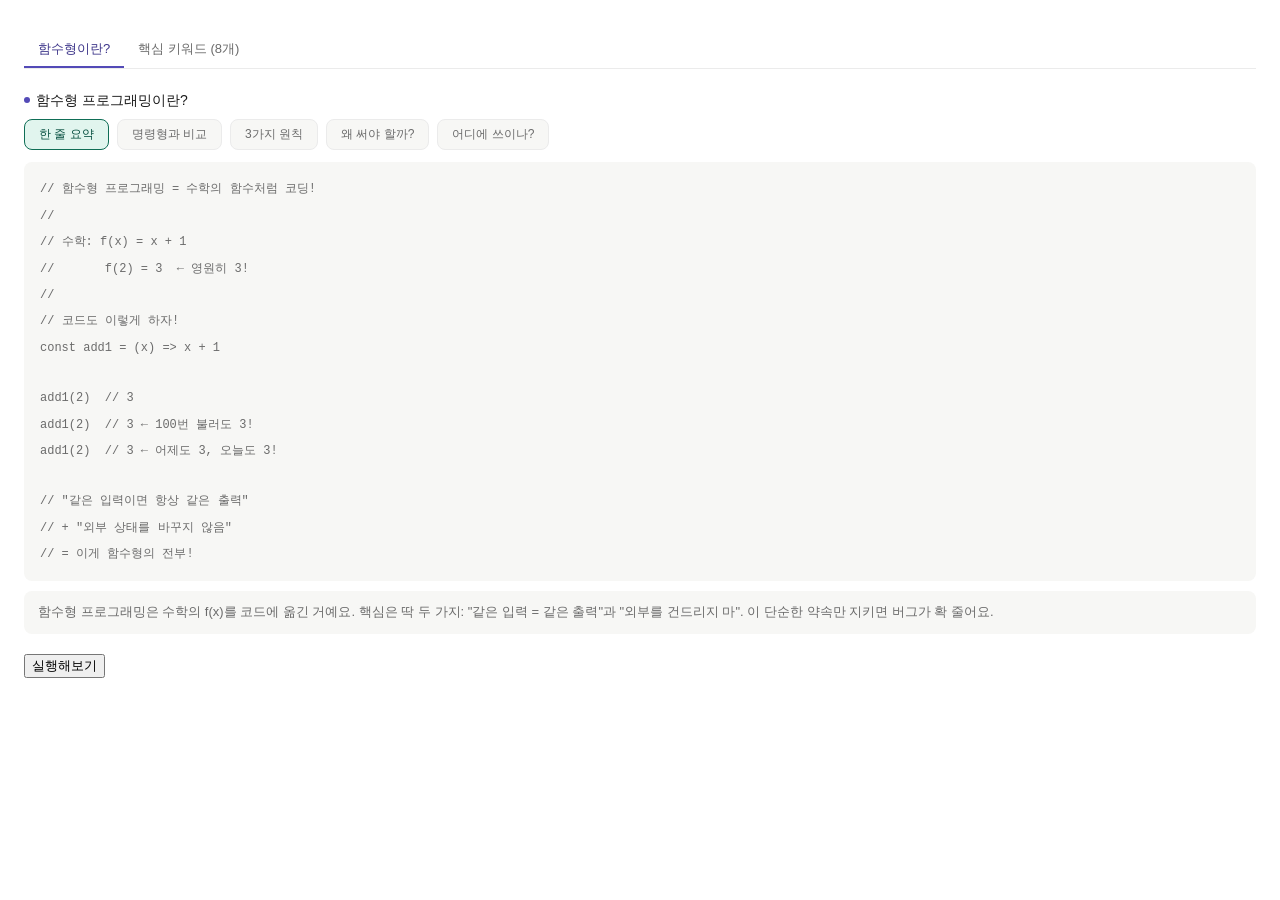
<file: design-programming/presentation/topics/12-functional-programming.html>
<!DOCTYPE html>
<html lang="ko">
<head>
  <meta charset="UTF-8">
  <meta name="viewport" content="width=device-width, initial-scale=1.0">
  <title>Functional Programming</title>
  <link rel="stylesheet" href="../topic-frame.css">
</head>
<body>
<h2 class="sr-only">Functional programming core concepts: 8 essential keywords with code demos in Korean.</h2>
<style>
*{box-sizing:border-box}
.tabs{display:flex;gap:0;border-bottom:0.5px solid var(--color-border-tertiary);margin-bottom:1.25rem;overflow-x:auto}
.tab{padding:8px 14px;font-size:13px;font-weight:500;color:var(--color-text-secondary);cursor:pointer;border-bottom:2px solid transparent;transition:all 0.3s;background:none;border-top:none;border-left:none;border-right:none;white-space:nowrap}
.tab:hover{color:var(--color-text-primary)}.tab.active{color:#3C3489;border-bottom-color:#534AB7}
.pnl{display:none}.pnl.active{display:block}
.sec{margin-bottom:1.25rem}
.sec-title{font-size:14px;font-weight:500;color:var(--color-text-primary);margin-bottom:8px;display:flex;align-items:center;gap:6px}
.sec-dot{width:6px;height:6px;border-radius:50%;flex-shrink:0}
.cw{background:var(--color-background-secondary);border-radius:var(--border-radius-md);padding:14px 16px;font-family:var(--font-mono);font-size:12px;line-height:2.2;color:var(--color-text-secondary);overflow-x:auto;margin-bottom:10px}
.cl{display:flex;align-items:baseline;min-height:24px;transition:background 0.5s;border-radius:3px;padding:0 4px;margin:0 -4px}
.cl.hl{background:#EEEDFE}.cl.hlg{background:#E1F5EE}.cl.hlr{background:#FCEBEB}
.ct{white-space:pre;flex-shrink:0}
.ca{margin-left:12px;font-family:var(--font-sans);font-size:11px;opacity:0;transition:opacity 1s;white-space:nowrap;flex-shrink:0}
.ca.show{opacity:1}
.cag{color:#085041}.car{color:#791F1F}.cap{color:#534AB7}
.kw{color:#534AB7}.vl{color:#0F6E56}.nl{color:#A32D2D}.cm{color:var(--color-text-tertiary)}.sv{color:#BA7517}
.dnav{display:flex;gap:8px;flex-wrap:wrap;margin-bottom:12px}
.dbtn{padding:6px 14px;font-size:12px;border-radius:var(--border-radius-md);background:var(--color-background-secondary);color:var(--color-text-secondary);border:0.5px solid var(--color-border-tertiary);cursor:pointer;transition:all 0.3s}
.dbtn:hover{border-color:var(--color-border-secondary)}
.dbtn.ag{background:#E1F5EE;color:#085041;border-color:#0F6E56}
.dsc{font-size:13px;color:var(--color-text-secondary);line-height:1.7;padding:10px 14px;background:var(--color-background-secondary);border-radius:var(--border-radius-md);min-height:40px;opacity:0;transition:opacity 0.8s}
.dsc.show{opacity:1}
.cc{padding:12px 14px;background:var(--color-background-secondary);border-radius:var(--border-radius-md);border-left:3px solid;margin-bottom:8px;cursor:pointer;transition:all 0.3s;border-radius:0}
.cc:hover{background:var(--color-background-primary)}
.cc.active{background:var(--color-background-primary);border-left-width:4px}
.cc-t{font-size:13px;font-weight:500;color:var(--color-text-primary);margin-bottom:2px}
.cc-s{font-size:12px;color:var(--color-text-secondary)}
.cc-grid{display:grid;grid-template-columns:repeat(auto-fill,minmax(200px,1fr));gap:8px;margin-bottom:14px}
.b1{border-color:#1D9E75}.b2{border-color:#D85A30}.b3{border-color:#378ADD}.b4{border-color:#534AB7}.b5{border-color:#BA7517}.b6{border-color:#D4537E}.b7{border-color:#639922}.b8{border-color:#A32D2D}
</style>

<div style="padding:0.5rem 0">
<div class="tabs">
  <button class="tab active" onclick="sw('what')">함수형이란?</button>
  <button class="tab" onclick="sw('key')">핵심 키워드 (8개)</button>
</div>

<div class="pnl active" id="p-what">
<div class="sec">
  <div class="sec-title"><span class="sec-dot" style="background:#534AB7"></span>함수형 프로그래밍이란?</div>
  <div class="dnav" id="w-nav">
    <button class="dbtn ag" onclick="wDem(0,this)">한 줄 요약</button>
    <button class="dbtn" onclick="wDem(1,this)">명령형과 비교</button>
    <button class="dbtn" onclick="wDem(2,this)">3가지 원칙</button>
    <button class="dbtn" onclick="wDem(3,this)">왜 써야 할까?</button>
    <button class="dbtn" onclick="wDem(4,this)">어디에 쓰이나?</button>
  </div>
  <div class="cw" id="w-code"></div>
  <div class="dsc" id="w-desc"></div>
</div>
<div style="margin-top:8px"><button onclick="runW()">실행해보기</button></div>
</div>

<div class="pnl" id="p-key">
<div class="sec">
  <div class="sec-title"><span class="sec-dot" style="background:#0F6E56"></span>핵심 키워드 8개 — 클릭하면 코드 데모가 나타납니다</div>
  <div class="cc-grid">
    <div class="cc b1" onclick="kDem(0,this)"><div class="cc-t">1. 순수 함수</div><div class="cc-s">같은 입력 → 항상 같은 출력, 부작용 없음</div></div>
    <div class="cc b2" onclick="kDem(1,this)"><div class="cc-t">2. 불변성</div><div class="cc-s">원본 데이터를 절대 변경하지 않음</div></div>
    <div class="cc b3" onclick="kDem(2,this)"><div class="cc-t">3. 일급 함수</div><div class="cc-s">함수를 값(숫자, 문자열)처럼 다룸</div></div>
    <div class="cc b4" onclick="kDem(3,this)"><div class="cc-t">4. 고차 함수</div><div class="cc-s">함수를 인자로 받거나 반환하는 함수</div></div>
    <div class="cc b5" onclick="kDem(4,this)"><div class="cc-t">5. 커링</div><div class="cc-s">인자를 하나씩 받아서 특화된 함수 생성</div></div>
    <div class="cc b6" onclick="kDem(5,this)"><div class="cc-t">6. 함수 합성</div><div class="cc-s">작은 함수를 레고처럼 조립해서 큰 함수</div></div>
    <div class="cc b7" onclick="kDem(6,this)"><div class="cc-t">7. 선언형 프로그래밍</div><div class="cc-s">HOW가 아닌 WHAT만 적음</div></div>
    <div class="cc b8" onclick="kDem(7,this)"><div class="cc-t">8. 참조 투명성</div><div class="cc-s">함수 호출을 결과값으로 바꿔도 동일</div></div>
  </div>
  <div class="cw" id="k-code"></div>
  <div class="dsc" id="k-desc"></div>
</div>
<div style="margin-top:8px"><button onclick="runK()">실행해보기</button></div>
</div>
</div>

<script>
var D=2400;

var wData=[
{lines:['// 함수형 프로그래밍 = 수학의 함수처럼 코딩!','//','// 수학: f(x) = x + 1','//       f(2) = 3  ← 영원히 3!','//','// 코드도 이렇게 하자!','const add1 = (x) => x + 1','','add1(2)  // 3','add1(2)  // 3 ← 100번 불러도 3!','add1(2)  // 3 ← 어제도 3, 오늘도 3!','','// "같은 입력이면 항상 같은 출력"','// + "외부 상태를 바꾸지 않음"','// = 이게 함수형의 전부!'],
annos:['','','수학 함수!','절대 안 변하는 결과','','','코드로 옮기면!','','항상 3!','100번 불러도 3!','시간이 지나도 3!','','핵심 약속 1!','핵심 약속 2!','이것만 지키면 함수형!'],
desc:'함수형 프로그래밍은 수학의 f(x)를 코드에 옮긴 거예요. 핵심은 딱 두 가지: "같은 입력 = 같은 출력"과 "외부를 건드리지 마". 이 단순한 약속만 지키면 버그가 확 줄어요.',hl:'hlg'},
{lines:['// 명령형: 과정을 하나씩 지시 (HOW)','const nums = [1, 2, 3, 4, 5]','const result = []','for (let i = 0; i < nums.length; i++) {','  if (nums[i] % 2 === 0) {','    result.push(nums[i] * 2)','  }','}','// result: [4, 8]','','// 함수형: 원하는 것만 선언 (WHAT)','const result = nums','  .filter(n => n % 2 === 0)','  .map(n => n * 2)','// result: [4, 8]','','// 같은 결과! 하지만 사고방식이 완전히 다름'],
annos:['한 줄씩 지시해야 함','','빈 배열 직접 만들고','인덱스로 반복하고','조건 직접 확인하고','직접 넣고...','','','','','의도만 적으면 끝!','','짝수만!','2배!','','','내비에 목적지만 찍기 vs 길을 일일이 알려주기'],
desc:'명령형은 "빈 배열 만들고, for문 돌리고, 조건 확인하고..." 과정을 적어요. 함수형은 "짝수 골라서 2배" 한 마디예요. 내비에 목적지만 찍으면 되는 것(함수형) vs 교차로마다 "좌회전!" 외치는 것(명령형)의 차이예요.',hl:'hlg'},
{lines:['// 함수형의 3가지 핵심 원칙!','','// 원칙 1: 순수 함수 — 외부에 영향 없음','const add = (a, b) => a + b','// 언제 어디서 불러도 같은 결과! 예측 가능!','','// 원칙 2: 불변성 — 원본을 절대 안 바꿈','const nums = [1, 2, 3]','const added = [...nums, 4]','// nums는 여전히 [1, 2, 3] 그대로!','','// 원칙 3: 일급 함수 — 함수를 값처럼 다룸','const double = (n) => n * 2','const result = [1, 2, 3].map(double)','// 함수를 인자로 넘길 수 있어야 함!','','// 이 3가지가 나머지 키워드의 토대!'],
annos:['','','원칙 1!','같은 입력 = 같은 출력','','','원칙 2!','원본 배열','새 배열! 원본 안 건드림','','','원칙 3!','함수를 변수에 담고','인자로 전달!','','','고차 함수, 커링, 합성 전부 여기서 시작!'],
desc:'순수 함수(예측 가능), 불변성(안전), 일급 함수(유연) — 이 3가지가 함수형의 기둥이에요. 나머지 키워드(고차 함수, 커링, 합성, 참조 투명성, 선언형)는 전부 이 3가지 위에 세워져요.',hl:'hlg'},
{lines:['// 왜 함수형을 써야 할까? 5가지 이유!','','// 1. 버그 감소 — 상태를 안 바꾸니까','//    "누가 이 값 바꿨지?" 문제 자체가 없음','','// 2. 테스트 쉬움 — 입력/출력만 확인하면 끝','//    add(2, 3) === 5? 통과! 모킹 필요 없음!','','// 3. 병렬 처리 — 공유 상태가 없으니','//    여러 쓰레드가 동시에 써도 충돌 없음','','// 4. 코드가 읽기 쉬움 — 의도가 바로 보임','//    filter → map → reduce 체이닝','','// 5. 합성이 쉬움 — 작은 함수를 조립','const process = pipe(validate, format, save)'],
annos:['','','상태 변경 없음 = 버그 감소!','','','입력 → 출력만 테스트!','','','공유 상태 없음 = 안전!','','','선언적 코드 = 읽기 쉬움!','','','레고 블록처럼 조립!',''],
desc:'상태를 안 바꾸니까 버그가 줄고, 입력/출력만 확인하면 되니까 테스트가 쉽고, 공유 상태가 없으니까 병렬 처리에 강해요. 특히 React, 데이터 파이프라인, 백엔드에서 큰 장점을 발휘해요.',hl:'hlg'},
{lines:['// 어디에서 함수형을 쓰고 있을까?','','// React — 불변 상태 + 순수 컴포넌트','const [items, setItems] = useState([])','setItems(prev => [...prev, newItem])','','// Array 메서드 — filter, map, reduce','users.filter(u => u.active).map(u => u.name)','','// Redux — 순수 리듀서','const reducer = (state, action) => ({ ...state, ...change })','','// RxJS — 스트림을 함수로 변환','stream.pipe(filter(...), map(...), debounce(...))','','// 이미 매일 쓰고 있었어요!','// "의식적으로" 쓰면 코드 품질이 올라갑니다!'],
annos:['','','불변성 + 순수 함수!','','새 배열 생성!','','고차 함수!','','','순수 함수!','불변 상태 반환!','','함수 합성!','','','이미 함수형을 쓰고 있었어요!',''],
desc:'React의 setState, Array의 filter/map, Redux의 리듀서, RxJS의 pipe — 이미 매일 쓰고 있었어요! "이게 함수형이었어?"라고 놀라는 분이 많아요. 의식적으로 원칙을 지키면 코드 품질이 확 올라갑니다.',hl:'hlg'}
];

var kData=[
{lines:['// 1. 순수 함수 (Pure Function)','// 같은 입력 → 항상 같은 출력, 부작용 없음!','','// 순수 O','const add = (a, b) => a + b','add(2, 3)  // 항상 5! 언제 불러도 5!','','// 순수 X — 외부 상태에 의존','let tax = 0.1','const price = (p) => p * (1 + tax)','// tax가 바뀌면? 결과도 달라짐! 예측 불가!','','// 순수 X — 외부를 변경 (부작용!)','let total = 0','const addToTotal = (n) => { total += n }','// 함수 밖의 total을 바꿈 = 부작용!','','// 순수 함수 판별법: "밖에서 뭔가 읽나? 바꾸나?"','// 둘 다 아니면 순수!'],
annos:['','','','','인자만으로 결과 결정!','항상 예측 가능!','','','외부 변수!','tax에 의존... 불순!','','','','외부 상태!','total을 바꿈 = 부작용!','','','이 질문 하나로 판별 가능!',''],
desc:'자판기처럼 같은 버튼에 항상 같은 음료가 나오면 순수 함수예요. "밖에서 뭔가 읽는가? 밖을 바꾸는가?" 둘 다 아니면 순수! 순수 함수는 테스트도 쉽고, 결과를 항상 예측할 수 있어요.',hl:'hlg'},
{lines:['// 2. 불변성 (Immutability)','// 원본 데이터를 절대 변경하지 않는다!','','// 나쁜 예: 원본을 직접 바꿈 (mutable)','const user = { name: "철수", age: 25 }','user.age = 26  // 원본이 바뀜! 위험!','','// 좋은 예: 새 객체를 만듦 (immutable)','const updated = { ...user, age: 26 }','// user:    { name: "철수", age: 25 } ← 그대로!','// updated: { name: "철수", age: 26 } ← 새 객체!','','// 배열도!','const nums = [1, 2, 3]','// nums.push(4)         ← 원본 변경! 금지!','const added = [...nums, 4]  // ← 새 배열! 안전!','','// 왜? "누가 언제 바꿨지?"를 추적하려면','// 원본이 안 바뀌어야 비교할 수 있으니까!'],
annos:['','','','','','원본 직접 변경 = 위험!','','','스프레드로 복사+수정!','원본 안전!','새 객체!','','','','push = 원본 변경! 금지!','스프레드 = 새 배열!','','불변성이 있어야 변경 추적 가능!','React가 새 객체를 요구하는 이유!'],
desc:'원본을 바꾸면 "이걸 누가 언제 바꿨지?" 추적이 불가능해요. 불변성을 지키면 이전 값과 새 값을 비교할 수 있어서 변경 감지가 쉬워요. React의 setState가 꼭 새 객체를 요구하는 이유가 바로 불변성이에요.',hl:'hlg'},
{lines:['// 3. 일급 함수 (First-class Function)','// 함수를 숫자, 문자열처럼 "값"으로 다룸!','','// 변수에 담기','const greet = (name) => `안녕 ${name}!`','','// 배열에 넣기','const operations = [add, subtract, multiply]','','// 다른 함수의 인자로 전달','[1, 2, 3].map(double)','','// 함수의 반환값으로 사용','function createMultiplier(factor) {','  return (num) => num * factor','}','const triple = createMultiplier(3)','triple(5)  // 15','','// 일급 함수가 가능해야 고차 함수, 커링, 합성이 됨!'],
annos:['','','','숫자처럼 변수에!','','','배열에도 넣을 수 있음!','','','인자로 전달!','','','함수를 만들어서 반환!','','','','3배 함수 생성!','','','일급 함수 = 다른 기법의 전제 조건!'],
desc:'"일급 함수"란 함수를 숫자 42나 문자열 "hello"처럼 자유롭게 다룰 수 있다는 뜻이에요. 이게 가능해야 고차 함수(인자로 받기), 커링(함수 반환), 합성(함수 조립) 등 함수형의 모든 기법이 동작해요.',hl:'hlg'},
{lines:['// 4. 고차 함수 (Higher-order Function)','// 함수를 인자로 받거나 함수를 반환하는 함수!','','// 인자로 받기 — filter, map, reduce','const nums = [1, 2, 3, 4, 5]','nums.filter(n => n > 3)      // [4, 5]','nums.map(n => n * 2)         // [2, 4, 6, 8, 10]','nums.reduce((s, n) => s + n, 0)  // 15','','// 함수를 반환하기 — 함수 공장!','function withLog(fn) {','  return (...args) => {','    console.log("호출:", args)','    return fn(...args)','  }','}','const loggedAdd = withLog(add)','loggedAdd(2, 3)  // "호출: [2,3]" → 5'],
annos:['','','','대표적인 고차 함수 3총사!','','함수를 인자로!','함수를 인자로!','함수를 인자로!','','','원래 함수를 감싸서','새로운 기능을 추가한','함수를 반환!','','','','로깅 기능이 추가된 add!','원래 기능 + 로깅!'],
desc:'고차 함수는 "함수를 재료처럼 다루는 함수"예요. filter/map/reduce가 대표적으로 "어떤 동작을 할지"를 함수로 받아요. 함수를 반환하면 원래 함수에 기능을 추가하는 "래퍼"를 만들 수 있어요.',hl:'hlg'},
{lines:['// 5. 커링 (Currying)','// 인자를 하나씩 받아서 특화된 함수를 만듦!','','// 일반 함수: 인자 한꺼번에','const add = (a, b) => a + b','add(2, 3)  // 5','','// 커링: 인자를 하나씩','const curriedAdd = (a) => (b) => a + b','const add2 = curriedAdd(2)  // a=2 고정!','add2(3)   // 5','add2(10)  // 12  ← 재사용!','','// 실전: 설정을 미리 고정!','const api = (base) => (path) => fetch(base + path)','const github = api("https://api.github.com")','github("/users")   // github API 호출!','github("/repos")   // base URL 재입력 불필요!'],
annos:['','','','','인자 2개를 한 번에','','','인자를 하나씩!','a 먼저 → b 나중에','a=2가 기억된 함수!','3만 넣으면 됨!','재사용 가능!','','','base URL을 먼저 고정!','github 전용 API 함수!','path만 넘기면 끝!','설정 재입력 불필요!'],
desc:'커링은 "미리 세팅해두는 것"이에요. 카페에서 "아이스 아메리카노"를 주문하면 얼음+원두+물이 정해져있고 사이즈만 고르면 되듯이, 인자를 미리 넣어두면 나머지만 넣으면 되는 특화 함수가 만들어져요.',hl:'hlg'},
{lines:['// 6. 함수 합성 (Function Composition)','// 작은 순수 함수를 레고처럼 조립!','','// 작은 블록들','const trim = (s) => s.trim()','const lower = (s) => s.toLowerCase()','const dash = (s) => s.replace(/\\s+/g, "-")','','// 직접 합성: 안쪽부터 실행','const slugify = (s) => dash(lower(trim(s)))','slugify("  Hello World  ")  // "hello-world"','','// pipe로 합성: 왼쪽→오른쪽 읽기 순서!','const pipe = (...fns) => (x) => fns.reduce((v, f) => f(v), x)','const slugify = pipe(trim, lower, dash)','','slugify("  Hello World  ")  // "hello-world"','// 블록 추가/제거/순서 변경이 자유로움!'],
annos:['','','','','공백 제거','소문자','스페이스→하이픈','','','trim→lower→dash 순서!','','','pipe로 가독성 향상!','왼→오 순서로 실행!','','','레고처럼 조립!','블록 교체가 자유로움!'],
desc:'순수 함수(trim, lower, dash)를 레고 블록처럼 조립해서 큰 함수(slugify)를 만들어요. 각 블록은 따로 테스트 가능하고, 순서를 바꾸거나 블록을 추가/제거하기도 쉬워요. pipe를 쓰면 왼→오 읽기 순서로 합성할 수 있어요.',hl:'hlg'},
{lines:['// 7. 선언형 프로그래밍 (Declarative)','// "어떻게(HOW)" 대신 "무엇을(WHAT)"만 적음!','','// 명령형: 과정을 일일이 적어야 함','const evens = []','for (let i = 0; i < nums.length; i++) {','  if (nums[i] % 2 === 0) evens.push(nums[i])','}','','// 선언형: 결과만 선언!','const evens = nums.filter(n => n % 2 === 0)','','// 더 많은 예시','// SQL: SELECT * FROM users WHERE age > 20','// HTML: <h1>제목</h1>','// React: <TodoList items={todos} />','','// "무엇을 원하는지"만 적고, 나머지는 맡기기!'],
annos:['','','','과정을 지시!','빈 배열 만들고','반복하고','조건 확인하고 넣고...','','','결과만 선언!','이 한 줄이면 끝!','','','WHAT만!','WHAT만!','WHAT만!','','HOW는 엔진/프레임워크에게!'],
desc:'식당에서 "파스타 주세요"라고만 하면 끝이죠? "물 끓이고, 면 넣고, 소스 만들고..." 과정을 설명할 필요 없어요. 함수형에서 filter/map/reduce를 쓰면 자연스럽게 선언형이 되어서 코드가 의도를 바로 드러내요.',hl:'hlg'},
{lines:['// 8. 참조 투명성 (Referential Transparency)','// 함수 호출을 그 결과값으로 바꿔도 동작이 같음!','','// 순수 함수 → 참조 투명!','const add = (a, b) => a + b','','// 이 코드와','const x = add(2, 3) + add(2, 3)','// 이 코드가 완전히 같음!','const x = 5 + 5','// add(2, 3)을 5로 바꿔도 동일한 결과!','','// 비순수 함수 → 참조 투명하지 않음!','let count = 0','const next = () => ++count','// next()를 1로 바꾸면? 결과가 달라짐!','// next() + next() = 1 + 2 = 3','// 1 + 1 = 2  ← 다른 결과! 투명하지 않음!'],
annos:['','','','','','','','add(2,3)을','','5로 바꿔도','결과가 같음! = 참조 투명!','','','','','next()를 결과값으로 바꾸면?','호출할 때마다 값이 달라짐!','바꾸면 결과가 달라짐 = 투명하지 않음!'],
desc:'참조 투명성이란 "함수 호출을 그 결과값으로 치환해도 프로그램이 똑같이 동작하는 것"이에요. 순수 함수는 항상 참조 투명해요. 이게 보장되면 컴파일러가 최적화(메모이제이션)도 할 수 있고, 개발자가 코드를 머릿속에서 "치환"하며 추론할 수 있어요.',hl:'hlg'}
];

var curW=0,curK=0,demoR=false;
function buildHTML(data,idx,prefix,colorCls){var d=data[idx];var html='';for(var i=0;i<d.lines.length;i++){html+='<div class="cl" id="'+prefix+'-'+i+'"><span class="ct">'+d.lines[i]+'</span><span class="ca '+colorCls+'" id="'+prefix+'-a-'+i+'"></span></div>'}return html}
function renderCode(t,data,idx,c){document.getElementById(t).innerHTML=buildHTML(data,idx,t,c)}
function renderDesc(t,data,idx){var el=document.getElementById(t);el.textContent=data[idx].desc;el.classList.remove('show');requestAnimationFrame(function(){requestAnimationFrame(function(){el.classList.add('show')})})}
function wDem(i,b){curW=i;document.querySelectorAll('#w-nav .dbtn').forEach(function(x){x.className='dbtn'});b.className='dbtn ag';renderCode('w-code',wData,i,'cag');renderDesc('w-desc',wData,i)}
function kDem(i,el){curK=i;document.querySelectorAll('.cc').forEach(function(x){x.classList.remove('active')});el.classList.add('active');renderCode('k-code',kData,i,'cag');renderDesc('k-desc',kData,i)}
function sl(ms){return new Promise(function(r){setTimeout(r,ms)})}
async function animCode(p,data,idx){if(demoR)return;demoR=true;var d=data[idx];for(var i=0;i<d.lines.length;i++){var line=document.getElementById(p+'-'+i);var anno=document.getElementById(p+'-a-'+i);if(!d.annos[i]||d.annos[i]===''){await sl(200);continue}line.classList.add(d.hl);anno.textContent='\u2190 '+d.annos[i];(function(a){requestAnimationFrame(function(){requestAnimationFrame(function(){a.classList.add('show')})})})(anno);await sl(1800)}demoR=false}
function runW(){animCode('w-code',wData,curW)}
function runK(){animCode('k-code',kData,curK)}
renderCode('w-code',wData,0,'cag');renderDesc('w-desc',wData,0);
renderCode('k-code',kData,0,'cag');renderDesc('k-desc',kData,0);
function sw(id){document.querySelectorAll('.tab').forEach(function(t){t.classList.remove('active')});document.querySelectorAll('.pnl').forEach(function(p){p.classList.remove('active')});document.querySelector('[onclick="sw(\''+id+'\')"]').classList.add('active');document.getElementById('p-'+id).classList.add('active')}
</script>
</body>
</html>
</file>
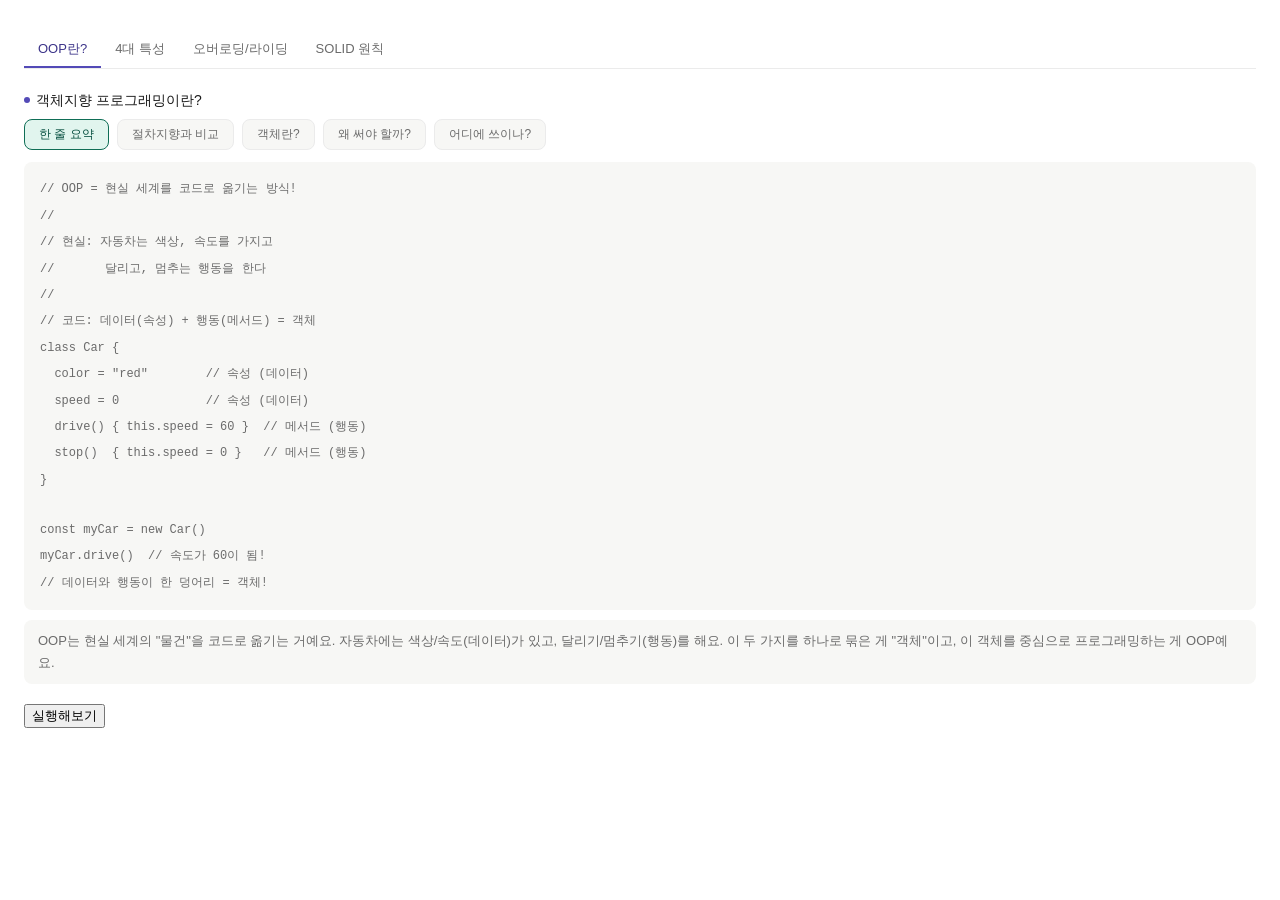
<file: design-programming/presentation/topics/13-oop-deep-dive.html>
<!DOCTYPE html>
<html lang="ko">
<head>
  <meta charset="UTF-8">
  <meta name="viewport" content="width=device-width, initial-scale=1.0">
  <title>OOP Deep Dive</title>
  <link rel="stylesheet" href="../topic-frame.css">
</head>
<body>
<h2 class="sr-only">Object-Oriented Programming deep dive: 4 pillars, overloading/overriding, SOLID principles with code demos in Korean.</h2>
<style>
*{box-sizing:border-box}
.tabs{display:flex;gap:0;border-bottom:0.5px solid var(--color-border-tertiary);margin-bottom:1.25rem;overflow-x:auto}
.tab{padding:8px 14px;font-size:13px;font-weight:500;color:var(--color-text-secondary);cursor:pointer;border-bottom:2px solid transparent;transition:all 0.3s;background:none;border-top:none;border-left:none;border-right:none;white-space:nowrap}
.tab:hover{color:var(--color-text-primary)}.tab.active{color:#3C3489;border-bottom-color:#534AB7}
.pnl{display:none}.pnl.active{display:block}
.sec{margin-bottom:1.25rem}
.sec-title{font-size:14px;font-weight:500;color:var(--color-text-primary);margin-bottom:8px;display:flex;align-items:center;gap:6px}
.sec-dot{width:6px;height:6px;border-radius:50%;flex-shrink:0}
.cw{background:var(--color-background-secondary);border-radius:var(--border-radius-md);padding:14px 16px;font-family:var(--font-mono);font-size:12px;line-height:2.2;color:var(--color-text-secondary);overflow-x:auto;margin-bottom:10px}
.cl{display:flex;align-items:baseline;min-height:24px;transition:background 0.5s;border-radius:3px;padding:0 4px;margin:0 -4px}
.cl.hl{background:#EEEDFE}.cl.hlg{background:#E1F5EE}.cl.hlr{background:#FCEBEB}
.ct{white-space:pre;flex-shrink:0}
.ca{margin-left:12px;font-family:var(--font-sans);font-size:11px;opacity:0;transition:opacity 1s;white-space:nowrap;flex-shrink:0}
.ca.show{opacity:1}
.cag{color:#085041}.car{color:#791F1F}.cap{color:#534AB7}
.kw{color:#534AB7}.vl{color:#0F6E56}.nl{color:#A32D2D}.cm{color:var(--color-text-tertiary)}.sv{color:#BA7517}
.dnav{display:flex;gap:8px;flex-wrap:wrap;margin-bottom:12px}
.dbtn{padding:6px 14px;font-size:12px;border-radius:var(--border-radius-md);background:var(--color-background-secondary);color:var(--color-text-secondary);border:0.5px solid var(--color-border-tertiary);cursor:pointer;transition:all 0.3s}
.dbtn:hover{border-color:var(--color-border-secondary)}
.dbtn.ag{background:#E1F5EE;color:#085041;border-color:#0F6E56}
.dsc{font-size:13px;color:var(--color-text-secondary);line-height:1.7;padding:10px 14px;background:var(--color-background-secondary);border-radius:var(--border-radius-md);min-height:40px;opacity:0;transition:opacity 0.8s}
.dsc.show{opacity:1}
.cc{padding:12px 14px;background:var(--color-background-secondary);border-radius:0;border-left:3px solid;margin-bottom:8px;cursor:pointer;transition:all 0.3s}
.cc:hover{background:var(--color-background-primary)}
.cc.active{background:var(--color-background-primary);border-left-width:4px}
.cc-t{font-size:13px;font-weight:500;color:var(--color-text-primary);margin-bottom:2px}
.cc-s{font-size:12px;color:var(--color-text-secondary)}
.cc-grid{display:grid;grid-template-columns:repeat(auto-fill,minmax(200px,1fr));gap:8px;margin-bottom:14px}
.b1{border-color:#534AB7}.b2{border-color:#1D9E75}.b3{border-color:#378ADD}.b4{border-color:#D85A30}
.b5{border-color:#BA7517}.b6{border-color:#D4537E}
.s1{border-color:#1D9E75}.s2{border-color:#378ADD}.s3{border-color:#534AB7}.s4{border-color:#D85A30}.s5{border-color:#BA7517}
</style>

<div style="padding:0.5rem 0">
<div class="tabs">
  <button class="tab active" onclick="sw('what')">OOP란?</button>
  <button class="tab" onclick="sw('pillar')">4대 특성</button>
  <button class="tab" onclick="sw('over')">오버로딩/라이딩</button>
  <button class="tab" onclick="sw('solid')">SOLID 원칙</button>
</div>

<div class="pnl active" id="p-what">
<div class="sec">
  <div class="sec-title"><span class="sec-dot" style="background:#534AB7"></span>객체지향 프로그래밍이란?</div>
  <div class="dnav" id="w-nav">
    <button class="dbtn ag" onclick="wD(0,this)">한 줄 요약</button>
    <button class="dbtn" onclick="wD(1,this)">절차지향과 비교</button>
    <button class="dbtn" onclick="wD(2,this)">객체란?</button>
    <button class="dbtn" onclick="wD(3,this)">왜 써야 할까?</button>
    <button class="dbtn" onclick="wD(4,this)">어디에 쓰이나?</button>
  </div>
  <div class="cw" id="w-code"></div>
  <div class="dsc" id="w-desc"></div>
</div>
<div style="margin-top:8px"><button onclick="rW()">실행해보기</button></div>
</div>

<div class="pnl" id="p-pillar">
<div class="sec">
  <div class="sec-title"><span class="sec-dot" style="background:#0F6E56"></span>4대 특성 — 클릭하면 코드 데모</div>
  <div class="cc-grid">
    <div class="cc b1" onclick="pD(0,this)"><div class="cc-t">1. 추상화</div><div class="cc-s">핵심만 드러내고 세부는 숨김</div></div>
    <div class="cc b2" onclick="pD(1,this)"><div class="cc-t">2. 캡슐화</div><div class="cc-s">데이터+행동 묶기, 외부 차단</div></div>
    <div class="cc b3" onclick="pD(2,this)"><div class="cc-t">3. 상속성</div><div class="cc-s">부모의 것을 물려받아 재사용</div></div>
    <div class="cc b4" onclick="pD(3,this)"><div class="cc-t">4. 다형성</div><div class="cc-s">같은 이름, 다른 동작</div></div>
  </div>
  <div class="cw" id="p-code"></div>
  <div class="dsc" id="p-desc"></div>
</div>
<div style="margin-top:8px"><button onclick="rP()">실행해보기</button></div>
</div>

<div class="pnl" id="p-over">
<div class="sec">
  <div class="sec-title"><span class="sec-dot" style="background:#BA7517"></span>오버로딩 vs 오버라이딩</div>
  <div class="dnav" id="o-nav">
    <button class="dbtn ag" onclick="oD(0,this)">오버로딩</button>
    <button class="dbtn" onclick="oD(1,this)">오버라이딩</button>
    <button class="dbtn" onclick="oD(2,this)">비교 정리</button>
  </div>
  <div class="cw" id="o-code"></div>
  <div class="dsc" id="o-desc"></div>
</div>
<div style="margin-top:8px"><button onclick="rO()">실행해보기</button></div>
</div>

<div class="pnl" id="p-solid">
<div class="sec">
  <div class="sec-title"><span class="sec-dot" style="background:#D85A30"></span>SOLID 원칙 — 클릭하면 코드 데모</div>
  <div class="cc-grid">
    <div class="cc s1" onclick="sD(0,this)"><div class="cc-t">S — 단일 책임</div><div class="cc-s">한 클래스는 한 가지 이유로만 변경</div></div>
    <div class="cc s2" onclick="sD(1,this)"><div class="cc-t">O — 개방 폐쇄</div><div class="cc-s">확장에 열림, 수정에 닫힘</div></div>
    <div class="cc s3" onclick="sD(2,this)"><div class="cc-t">L — 리스코프 치환</div><div class="cc-s">자식은 부모를 대체할 수 있어야</div></div>
    <div class="cc s4" onclick="sD(3,this)"><div class="cc-t">I — 인터페이스 분리</div><div class="cc-s">안 쓰는 메서드에 의존하지 말 것</div></div>
    <div class="cc s5" onclick="sD(4,this)"><div class="cc-t">D — 의존 역전</div><div class="cc-s">구체가 아닌 추상에 의존</div></div>
  </div>
  <div class="cw" id="s-code"></div>
  <div class="dsc" id="s-desc"></div>
</div>
<div style="margin-top:8px"><button onclick="rS()">실행해보기</button></div>
</div>
</div>

<script>
var D=2400;
var wData=[
{lines:['// OOP = 현실 세계를 코드로 옮기는 방식!','//','// 현실: 자동차는 색상, 속도를 가지고','//       달리고, 멈추는 행동을 한다','//','// 코드: 데이터(속성) + 행동(메서드) = 객체','class Car {','  color = "red"        // 속성 (데이터)','  speed = 0            // 속성 (데이터)','  drive() { this.speed = 60 }  // 메서드 (행동)','  stop()  { this.speed = 0 }   // 메서드 (행동)','}','','const myCar = new Car()','myCar.drive()  // 속도가 60이 됨!','// 데이터와 행동이 한 덩어리 = 객체!'],
annos:['','','현실 세계의 자동차','','','','코드의 자동차','데이터!','데이터!','행동!','행동!','','','객체 생성!','행동 실행!','이게 OOP의 핵심!'],
desc:'OOP는 현실 세계의 "물건"을 코드로 옮기는 거예요. 자동차에는 색상/속도(데이터)가 있고, 달리기/멈추기(행동)를 해요. 이 두 가지를 하나로 묶은 게 "객체"이고, 이 객체를 중심으로 프로그래밍하는 게 OOP예요.',hl:'hlg'},
{lines:['// 절차지향: 데이터와 함수가 따로 놀아요','let name = "철수"','let balance = 10000','','function deposit(amount) {','  balance += amount  // 전역 변수를 직접 수정!','}','function getBalance() { return balance }','','// OOP: 데이터와 행동이 한 덩어리!','class Account {','  constructor(name, balance) {','    this.name = name','    this.balance = balance  // 내 안에 있음!','  }','  deposit(amount) { this.balance += amount }','  getBalance() { return this.balance }','}','const acc = new Account("철수", 10000)','acc.deposit(5000)  // 자기 데이터를 자기가 관리!'],
annos:['데이터가 바깥에 노출됨!','전역 변수','전역 변수','','','전역 변수 직접 수정... 위험!','','','','데이터가 안에 보호됨!','','','','내 안에 들어있음!','','자기 데이터를 자기가 수정','자기 데이터를 자기가 반환','','','안전하게 관리!'],
desc:'절차지향은 "데이터를 밖에 두고 함수가 가져다 쓰는 것"이고, OOP는 "데이터가 자기 안에 있고 자기가 관리하는 것"이에요. 방 안에 물건을 넣고 문을 잠그는 것(OOP) vs 복도에 놓고 아무나 쓰게 하는 것(절차지향)의 차이예요.',hl:'hlg'},
{lines:['// 객체 = 상태(속성) + 행동(메서드)','//','// 붕어빵 틀 = 클래스','// 붕어빵     = 객체 (인스턴스)','','class Dog {','  // 속성 (이 개의 상태)','  name: string','  breed: string','  energy = 100','','  // 메서드 (이 개의 행동)','  bark() { return `${this.name}: 멍멍!` }','  run()  { this.energy -= 10 }','  eat()  { this.energy += 30 }','}','','const myDog = new Dog("초코", "골든리트리버")','const yourDog = new Dog("뽀삐", "푸들")','// 같은 클래스에서 다른 객체가 탄생!'],
annos:['','','설계도!','실제 제품!','','','','이름','품종','에너지','','','짖기!','달리기!','먹기!','','','초코 = 객체1','뽀삐 = 객체2','같은 틀, 다른 개체!'],
desc:'클래스는 "붕어빵 틀"이고, 객체는 "실제 붕어빵"이에요. 같은 틀(Dog)에서 초코, 뽀삐라는 서로 다른 객체가 만들어져요. 각 객체는 자기만의 이름, 품종, 에너지를 가지고 독립적으로 행동해요.',hl:'hlg'},
{lines:['// OOP를 써야 하는 5가지 이유!','','// 1. 코드 재사용 — 상속으로 기존 코드 물려받기','//    Dog extends Animal → 중복 코드 제로!','','// 2. 유지보수 쉬움 — 관련 코드가 한 곳에','//    Account 관련은 Account 클래스만 보면 됨','','// 3. 확장성 — 새 기능을 기존 코드 안 고치고 추가','//    새 결제 수단? PaymentStrategy만 추가!','','// 4. 현실 모델링 — 비개발자도 구조를 이해','//    "User가 Order를 만들고 Payment를 한다"','','// 5. 팀 협업 — 인터페이스만 정하면 분업 가능','//    "이 메서드 이름과 파라미터만 맞추자!"'],
annos:['','','상속!','','','캡슐화!','','','다형성!','','','추상화!','','','인터페이스!',''],
desc:'코드 재사용(상속), 유지보수(캡슐화), 확장성(다형성), 현실 모델링(추상화), 팀 협업(인터페이스) — OOP의 4대 특성이 곧 장점이에요. 특히 규모가 큰 프로젝트에서 OOP의 구조적 장점이 빛을 발해요.',hl:'hlg'},
{lines:['// OOP가 쓰이는 곳 — 거의 모든 곳!','','// 백엔드 프레임워크','// Spring(Java), NestJS(TS), Django(Python)','class UserController { ... }','class UserService { ... }','class UserRepository { ... }','','// 프론트엔드','// React 클래스 컴포넌트, Angular 서비스','class UserComponent extends Component { ... }','','// 게임 개발','class Enemy extends Character { ... }','class Weapon extends Item { ... }','','// 모바일 앱','// Android(Kotlin), iOS(Swift)','class LoginActivity : AppCompatActivity() { ... }'],
annos:['','','','','Controller!','Service!','Repository!','','','','컴포넌트!','','','적 캐릭터!','무기 아이템!','','','','액티비티!'],
desc:'Spring, NestJS, Django, Unity, Android, iOS — 대부분의 주요 프레임워크가 OOP 기반이에요. 특히 백엔드의 Controller-Service-Repository 패턴은 OOP의 교과서적 활용이에요.',hl:'hlg'}
];

var pData=[
{lines:['// 1. 추상화 (Abstraction)','// 복잡한 내부를 숨기고 핵심만 보여줌!','','// 자동차를 운전할 때','// 엔진 내부 폭발 과정을 알 필요 없음!','// 핸들, 엑셀, 브레이크만 알면 됨!','','interface RemoteControl {','  powerOn(): void','  powerOff(): void','  volumeUp(): void','  volumeDown(): void','}','','// 사용자는 이 4개 버튼만 알면 됨!','// 내부에서 전기 신호가 어떻게 가는지?','// 몰라도 됨! 그게 추상화!'],
annos:['','','','','엔진 구조 몰라도 운전 가능!','핵심 조작법만!','','리모컨의 "핵심 기능"만 정의','전원 켜기','전원 끄기','볼륨 올리기','볼륨 내리기','','','이것만 알면 TV를 조작 가능!','내부 회로? 신호 처리?','몰라도 됨! = 추상화!'],
desc:'추상화는 "복잡한 것을 단순하게 보여주는 것"이에요. 리모컨의 버튼 4개만 알면 TV를 조작할 수 있듯이, 인터페이스에 핵심 기능만 정의하면 내부 구현을 몰라도 사용할 수 있어요.',hl:'hlg'},
{lines:['// 2. 캡슐화 (Encapsulation)','// 데이터를 보호하고, 허용된 방법만으로 접근!','','class BankAccount {','  private balance = 0  // 밖에서 직접 못 건드림!','','  deposit(amount) {','    if (amount <= 0) throw new Error("양수만!")','    this.balance += amount  // 검증 후 변경!','  }','  getBalance() {','    return this.balance  // 읽기만 허용!','  }','}','','const acc = new BankAccount()','acc.deposit(5000)      // OK! 허용된 방법','// acc.balance = -9999  // 에러! 직접 접근 차단!','// 잔고를 마이너스로 만드는 걸 원천 차단!'],
annos:['','','','','private = 외부 차단!','','','금액 검증!','검증 통과해야만 변경!','','','읽기만 가능!','','','','','정상 입금!','직접 접근 차단!','잘못된 값 방지!'],
desc:'캡슐화는 "금고에 돈을 넣고 잠그는 것"이에요. 잔고(balance)를 private으로 숨기고, deposit() 메서드를 통해서만 변경을 허용해요. 이러면 "잔고가 마이너스"같은 비정상 상태를 원천 차단할 수 있어요.',hl:'hlg'},
{lines:['// 3. 상속 (Inheritance)','// 부모의 것을 물려받아서 재사용!','','class Animal {','  name: string','  eat() { return `${this.name}이(가) 먹는다` }','  sleep() { return `${this.name}이(가) 잔다` }','}','','// Dog는 Animal의 모든 것을 물려받음!','class Dog extends Animal {','  bark() { return `${this.name}: 멍멍!` }','}','','// Cat도 Animal을 물려받되, 다른 행동 추가','class Cat extends Animal {','  meow() { return `${this.name}: 야옹~` }','}','','const dog = new Dog("초코")','dog.eat()   // "초코이(가) 먹는다" ← 부모 것!','dog.bark()  // "초코: 멍멍!" ← 자기 것!'],
annos:['','','','부모 클래스!','','먹기 — 공통 기능','자기 — 공통 기능','','','extends = 물려받기!','','짖기 — Dog만의 기능!','','','','','야옹 — Cat만의 기능!','','','','부모의 eat()를 그대로 사용!','Dog만의 bark()도 사용!'],
desc:'상속은 "부모님의 재산을 물려받는 것"이에요. Animal에 있는 eat(), sleep()을 Dog, Cat이 다시 만들 필요 없이 그대로 써요. 공통 기능은 부모에, 고유 기능은 자식에 넣어서 중복을 없앨 수 있어요.',hl:'hlg'},
{lines:['// 4. 다형성 (Polymorphism)','// 같은 이름인데 실제 동작이 다름!','','class Animal {','  speak() { return "..." }','}','class Dog extends Animal {','  speak() { return "멍멍!" }  // 재정의!','}','class Cat extends Animal {','  speak() { return "야옹~" }  // 재정의!','}','class Duck extends Animal {','  speak() { return "꽥꽥!" }  // 재정의!','}','','// 전부 speak()인데 결과가 다름!','const animals: Animal[] = [new Dog(), new Cat(), new Duck()]','animals.forEach(a => console.log(a.speak()))','// "멍멍!" "야옹~" "꽥꽥!"','// 같은 메서드, 다른 동작 = 다형성!'],
annos:['','','','','기본 speak','','','Dog의 speak!','','','Cat의 speak!','','','Duck의 speak!','','','전부 speak()이라는 같은 이름!','','Animal 타입으로 통일!','같은 코드로 다른 결과!','','이게 다형성의 위력!'],
desc:'다형성은 "같은 버튼인데 누르는 리모컨마다 다른 TV가 반응하는 것"이에요. speak()이라는 같은 이름이지만 Dog, Cat, Duck이 각각 다르게 동작해요. 이러면 새 동물을 추가해도 호출 코드를 안 고쳐도 돼요.',hl:'hlg'}
];

var oData=[
{lines:['// 오버로딩 (Overloading)','// 같은 이름, 다른 파라미터!','// ※ Java/C++/TypeScript에서 지원','','// TypeScript 예시','class Calculator {','  // 같은 이름 add, 파라미터가 다름!','  add(a: number, b: number): number','  add(a: string, b: string): string','  add(a: any, b: any) {','    return a + b','  }','}','','const calc = new Calculator()','calc.add(1, 2)       // 3 (숫자 + 숫자)','calc.add("a", "b")   // "ab" (문자 + 문자)','','// 같은 이름이지만 타입에 따라 다르게 동작!','// "이름은 같고, 시그니처(파라미터)가 다름"'],
annos:['','','','','','','','숫자 버전 선언','문자 버전 선언','실제 구현','','','','','','숫자를 넣으면 숫자 덧셈!','문자를 넣으면 문자 연결!','','같은 이름, 다른 입력!','컴파일 타임에 결정됨!'],
desc:'오버로딩은 "같은 이름의 함수인데 받는 파라미터가 다른 것"이에요. 식당에서 "세트 메뉴"라고 하면 1인세트, 2인세트, 가족세트가 있는 것처럼, add()라는 같은 이름이지만 숫자/문자에 따라 다르게 동작해요.',hl:'hlg'},
{lines:['// 오버라이딩 (Overriding)','// 부모 메서드를 자식이 재정의!','','class Shape {','  area() { return 0 }  // 부모의 기본 구현','}','','class Circle extends Shape {','  constructor(private radius: number) { super() }','  // 부모의 area()를 덮어씀!','  area() { return Math.PI * this.radius ** 2 }','}','','class Rectangle extends Shape {','  constructor(private w: number, private h: number) { super() }','  // 부모의 area()를 또 다르게 덮어씀!','  area() { return this.w * this.h }','}','','const shapes: Shape[] = [new Circle(5), new Rectangle(4, 6)]','shapes.forEach(s => console.log(s.area()))','// 78.54, 24 — 같은 area()인데 다른 결과!'],
annos:['','','','','부모의 기본값','','','','','부모 메서드를 덮어씀!','원의 넓이 공식!','','','','','부모 메서드를 또 덮어씀!','사각형의 넓이 공식!','','','부모 타입으로 통일!','같은 area() 호출!','런타임에 실제 타입이 결정! = 다형성!'],
desc:'오버라이딩은 "부모의 방식을 자식이 자기만의 방식으로 바꾸는 것"이에요. Shape의 area()를 Circle은 원 공식으로, Rectangle은 사각형 공식으로 재정의해요. 런타임에 실제 타입에 따라 실행돼요.',hl:'hlg'},
{lines:['// 오버로딩 vs 오버라이딩 비교!','','// 오버로딩 (Overloading)','// - 같은 클래스 안에서','// - 같은 이름, 다른 파라미터','// - 컴파일 타임에 결정 (정적)','// - 편의성을 위한 것','add(1, 2)      // 숫자 버전','add("a", "b")  // 문자 버전','','// 오버라이딩 (Overriding)','// - 부모-자식 간에','// - 같은 이름, 같은 파라미터','// - 런타임에 결정 (동적)','// - 다형성을 위한 것','dog.speak()  // "멍멍!"','cat.speak()  // "야옹~"','','// 로딩 = 같은 집(클래스)에서 이름 같은 문 여러 개','// 라이딩 = 자식이 부모의 문을 새 문으로 교체!'],
annos:['','','','같은 클래스!','다른 파라미터!','컴파일 타임!','','','','','','부모 → 자식!','같은 파라미터!','런타임!','','','','','','오버로딩 비유!','오버라이딩 비유!'],
desc:'오버로딩은 "같은 이름의 문이 여러 개(크기 다른 문)"이고, 오버라이딩은 "부모의 문을 자식이 새 문으로 교체하는 것"이에요. 로딩은 편의성(같은 이름으로 다양한 타입), 라이딩은 다형성(부모를 자식이 재정의)을 위한 거예요.',hl:'hlg'}
];

var sData=[
{lines:['// S — 단일 책임 원칙 (SRP)','// 한 클래스는 한 가지 이유로만 변경되어야!','','// 나쁜 예: 두 가지 책임','class UserService {','  saveUser(user) { db.save(user) }  // 데이터 저장','  sendEmail(user) { mailer.send(user) } // 이메일!','  // 데이터 로직이 바뀌면? 이 클래스 수정','  // 이메일 로직이 바뀌면? 이것도 수정!','}','','// 좋은 예: 책임 분리!','class UserRepository {','  saveUser(user) { db.save(user) }  // 저장만!','}','class EmailService {','  sendEmail(user) { mailer.send(user) }  // 이메일만!','}'],
annos:['','','','2가지 일을 함!','','저장 담당','이메일 담당 — 왜 여기에?','','변경 이유가 2개!','','','책임을 나눔!','','저장만 책임!','','','','이메일만 책임!'],
desc:'한 클래스가 두 가지 일을 하면, 한쪽이 바뀔 때 다른 쪽도 영향받아요. 요리사가 요리+서빙을 동시에 하면 둘 다 힘들듯이, 클래스도 한 가지만 잘하게 나누는 게 좋아요.',hl:'hlg'},
{lines:['// O — 개방 폐쇄 원칙 (OCP)','// 확장에 열려있고, 수정에 닫혀있어야!','','// 나쁜 예: 새 타입 추가할 때 기존 코드 수정','function getArea(shape) {','  if (shape.type === "circle")','    return Math.PI * shape.r ** 2','  if (shape.type === "rect")','    return shape.w * shape.h','  // 삼각형 추가? if를 또 추가해야 함!','}','','// 좋은 예: 인터페이스로 확장!','interface Shape { area(): number }','class Circle implements Shape {','  area() { return Math.PI * this.r ** 2 }','}','class Triangle implements Shape {','  area() { return 0.5 * this.base * this.height }','  // 기존 코드 수정 없이 클래스만 추가!','}'],
annos:['','','','기존 코드를 수정해야 함!','','if 추가...','','if 추가...','','또 if 추가?! 끝이 없음!','','','기존 코드 수정 없이 확장!','규칙만 정의!','','원 구현!','','삼각형 추가!','클래스만 새로 만들면 끝!','기존 코드 한 줄도 안 고침!'],
desc:'새 기능을 추가할 때 기존 코드를 고치면 버그가 생겨요. 기존 코드는 "닫아두고(수정 X)", 새 클래스만 추가해서 "열어두는(확장 O)" 거예요. 콘센트에 플러그만 꽂으면 되지, 벽 안의 전선을 고칠 필요 없는 것과 같아요.',hl:'hlg'},
{lines:['// L — 리스코프 치환 원칙 (LSP)','// 자식은 부모를 완전히 대체할 수 있어야!','','// 나쁜 예: 자식이 부모를 대체 못 함','class Bird {','  fly() { return "날고 있다!" }','}','class Penguin extends Bird {','  fly() { throw new Error("펭귄은 못 날아요!") }','  // Bird 자리에 Penguin을 넣으면 에러!','}','','// 좋은 예: 인터페이스를 분리!','interface Walkable { walk(): void }','interface Flyable { fly(): void }','','class Eagle implements Walkable, Flyable {','  walk() { ... }','  fly() { ... }  // 독수리는 날 수 있음!','}','class Penguin implements Walkable {','  walk() { ... }  // 펭귄은 걷기만!','  // fly가 없으니 "못 난다"는 에러도 없음!','}'],
annos:['','','','','','새는 난다!','','','펭귄은 못 나는데... 에러!','Bird 자리에 못 넣음!','','','인터페이스를 나눔!','걷기','날기','','독수리: 둘 다!','','','','펭귄: 걷기만!','','에러 없이 안전!'],
desc:'부모 자리에 자식을 넣었을 때 프로그램이 깨지면 안 돼요. "새는 난다"인데 펭귄을 넣으면 에러가 나죠? 그럴 땐 "날 수 있는 새"와 "걸을 수 있는 새"를 분리해서 설계하는 게 맞아요.',hl:'hlg'},
{lines:['// I — 인터페이스 분리 원칙 (ISP)','// 안 쓰는 메서드에 의존하지 말 것!','','// 나쁜 예: 뚱뚱한 인터페이스','interface Worker {','  work(): void','  eat(): void','  sleep(): void','}','// 로봇은 eat(), sleep()이 필요 없는데 구현해야!','class Robot implements Worker {','  work() { ... }','  eat() { /* 쓸모없는 빈 구현... */ }','  sleep() { /* 쓸모없는 빈 구현... */ }','}','','// 좋은 예: 인터페이스를 작게 나눔!','interface Workable { work(): void }','interface Eatable { eat(): void }','// 로봇은 Workable만 구현하면 됨!','class Robot implements Workable {','  work() { ... }  // 필요한 것만!','}'],
annos:['','','','3개 다 구현해야 함!','','','','','','','로봇이 eat? sleep?!','','','빈 껍데기 구현... 의미 없음!','','','인터페이스를 나눔!','','','','필요한 것만 골라서!','','깔끔!'],
desc:'뷔페에서 모든 음식을 접시에 담아야 하는 규칙이 있으면 불편하죠? ISP는 "필요한 것만 골라서 담게 해주는 것"이에요. 인터페이스를 작게 나누면 각 클래스가 자기에게 필요한 것만 구현하면 돼요.',hl:'hlg'},
{lines:['// D — 의존 역전 원칙 (DIP)','// 구체 클래스가 아닌 추상(인터페이스)에 의존!','','// 나쁜 예: 구체 클래스에 직접 의존','class OrderService {','  private db = new MySQLDatabase()  // MySQL에 묶임!','  save(order) { this.db.save(order) }','  // PostgreSQL로 바꾸려면? 코드 수정 필요!','}','','// 좋은 예: 인터페이스에 의존!','interface Database {','  save(data): void','}','class OrderService {','  constructor(private db: Database) {}  // 추상에 의존!','  save(order) { this.db.save(order) }','  // MySQL이든 PostgreSQL이든 상관없음!','}','','// 사용할 때 원하는 구현체를 주입!','new OrderService(new MySQLDatabase())','new OrderService(new PostgreSQL())  // 교체 자유!'],
annos:['','','','MySQL에 직접 묶임!','','구체 클래스에 의존!','','DB 교체 = 코드 수정!','','','인터페이스를 사이에!','규칙만 정의!','','','','추상에 의존! 자유로움!','','어떤 DB든 OK!','','','외부에서 주입 = DI!','MySQL 주입','PostgreSQL 주입!'],
desc:'콘센트(인터페이스)에 아무 전자제품이나 꽂을 수 있는 것처럼, 인터페이스에 의존하면 구현체를 자유롭게 교체할 수 있어요. MySQL→PostgreSQL 교체가 한 줄이면 끝! 이게 DI(의존성 주입)의 핵심이에요.',hl:'hlg'}
];

var cW=0,cP=0,cO=0,cS=0,dR=false;
function bH(data,idx,pfx,cc){var d=data[idx];var h='';for(var i=0;i<d.lines.length;i++){h+='<div class="cl" id="'+pfx+'-'+i+'"><span class="ct">'+d.lines[i]+'</span><span class="ca '+cc+'" id="'+pfx+'-a-'+i+'"></span></div>'}return h}
function rC(t,data,idx,c){document.getElementById(t).innerHTML=bH(data,idx,t,c)}
function rD(t,data,idx){var el=document.getElementById(t);el.textContent=data[idx].desc;el.classList.remove('show');requestAnimationFrame(function(){requestAnimationFrame(function(){el.classList.add('show')})})}
function wD(i,b){cW=i;document.querySelectorAll('#w-nav .dbtn').forEach(function(x){x.className='dbtn'});b.className='dbtn ag';rC('w-code',wData,i,'cag');rD('w-desc',wData,i)}
function pD(i,el){cP=i;document.querySelectorAll('#p-pillar .cc').forEach(function(x){x.classList.remove('active')});el.classList.add('active');rC('p-code',pData,i,'cag');rD('p-desc',pData,i)}
function oD(i,b){cO=i;document.querySelectorAll('#o-nav .dbtn').forEach(function(x){x.className='dbtn'});b.className='dbtn ag';rC('o-code',oData,i,'cag');rD('o-desc',oData,i)}
function sD(i,el){cS=i;document.querySelectorAll('#p-solid .cc').forEach(function(x){x.classList.remove('active')});el.classList.add('active');rC('s-code',sData,i,'cag');rD('s-desc',sData,i)}
function sl(ms){return new Promise(function(r){setTimeout(r,ms)})}
async function aC(p,data,idx){if(dR)return;dR=true;var d=data[idx];for(var i=0;i<d.lines.length;i++){var ln=document.getElementById(p+'-'+i);var an=document.getElementById(p+'-a-'+i);if(!d.annos[i]||d.annos[i]===''){await sl(200);continue}ln.classList.add(d.hl);an.textContent='\u2190 '+d.annos[i];(function(a){requestAnimationFrame(function(){requestAnimationFrame(function(){a.classList.add('show')})})})(an);await sl(1800)}dR=false}
function rW(){aC('w-code',wData,cW)}
function rP(){aC('p-code',pData,cP)}
function rO(){aC('o-code',oData,cO)}
function rS(){aC('s-code',sData,cS)}
rC('w-code',wData,0,'cag');rD('w-desc',wData,0);
rC('p-code',pData,0,'cag');rD('p-desc',pData,0);
rC('o-code',oData,0,'cag');rD('o-desc',oData,0);
rC('s-code',sData,0,'cag');rD('s-desc',sData,0);
function sw(id){document.querySelectorAll('.tab').forEach(function(t){t.classList.remove('active')});document.querySelectorAll('.pnl').forEach(function(p){p.classList.remove('active')});document.querySelector('[onclick="sw(\''+id+'\')"]').classList.add('active');document.getElementById('p-'+id).classList.add('active')}
</script>
</body>
</html>
</file>
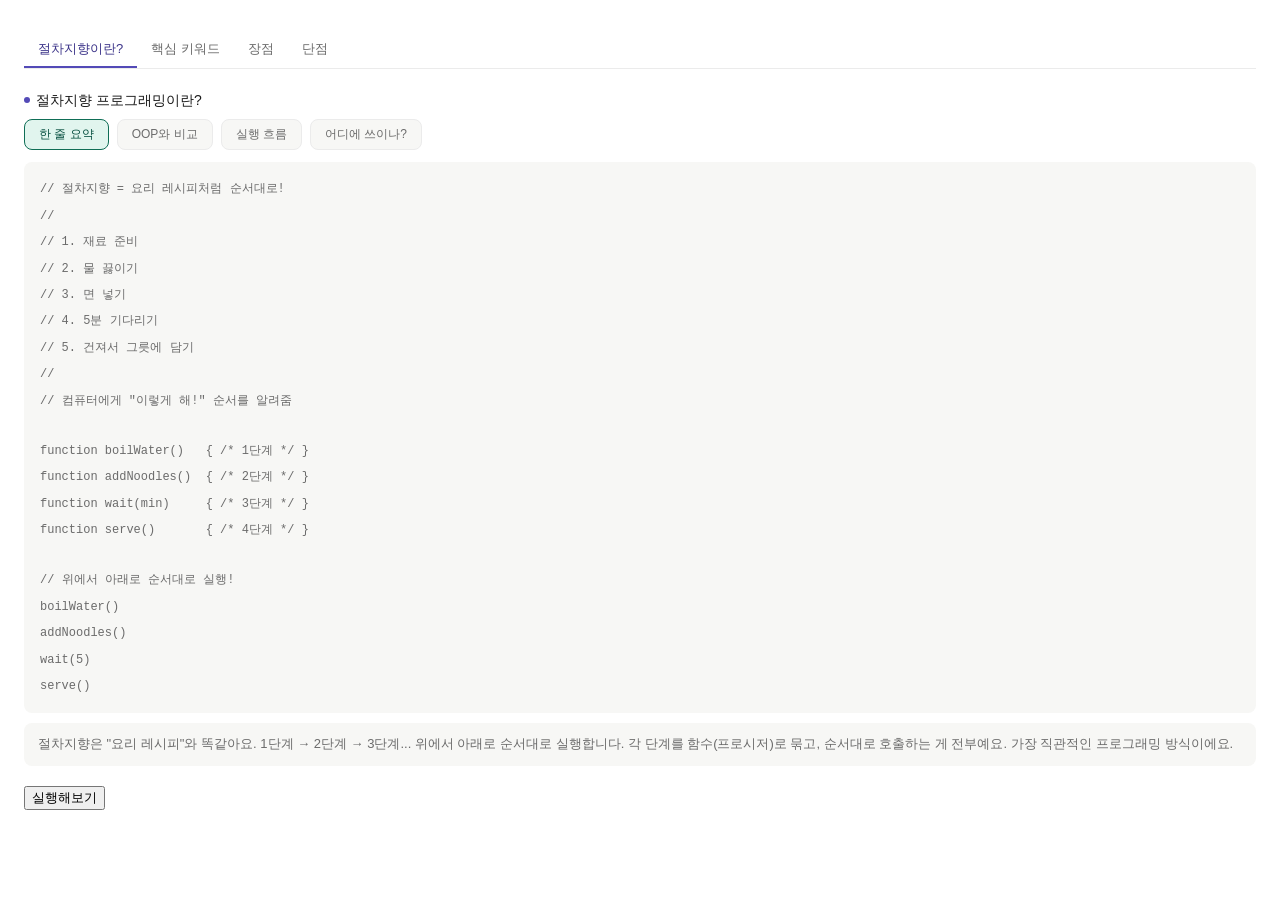
<file: design-programming/presentation/topics/14-procedural-programming.html>
<!DOCTYPE html>
<html lang="ko">
<head>
  <meta charset="UTF-8">
  <meta name="viewport" content="width=device-width, initial-scale=1.0">
  <title>Procedural Programming</title>
  <link rel="stylesheet" href="../topic-frame.css">
</head>
<body>
<h2 class="sr-only">Procedural programming deep dive: concepts, keywords, pros, cons with code demos in Korean.</h2>
<style>
*{box-sizing:border-box}
.tabs{display:flex;gap:0;border-bottom:0.5px solid var(--color-border-tertiary);margin-bottom:1.25rem;overflow-x:auto}
.tab{padding:8px 14px;font-size:13px;font-weight:500;color:var(--color-text-secondary);cursor:pointer;border-bottom:2px solid transparent;transition:all 0.3s;background:none;border-top:none;border-left:none;border-right:none;white-space:nowrap}
.tab:hover{color:var(--color-text-primary)}.tab.active{color:#3C3489;border-bottom-color:#534AB7}
.pnl{display:none}.pnl.active{display:block}
.sec{margin-bottom:1.25rem}
.sec-title{font-size:14px;font-weight:500;color:var(--color-text-primary);margin-bottom:8px;display:flex;align-items:center;gap:6px}
.sec-dot{width:6px;height:6px;border-radius:50%;flex-shrink:0}
.cw{background:var(--color-background-secondary);border-radius:var(--border-radius-md);padding:14px 16px;font-family:var(--font-mono);font-size:12px;line-height:2.2;color:var(--color-text-secondary);overflow-x:auto;margin-bottom:10px}
.cl{display:flex;align-items:baseline;min-height:24px;transition:background 0.5s;border-radius:3px;padding:0 4px;margin:0 -4px}
.cl.hl{background:#EEEDFE}.cl.hlg{background:#E1F5EE}.cl.hlr{background:#FCEBEB}
.ct{white-space:pre;flex-shrink:0}
.ca{margin-left:12px;font-family:var(--font-sans);font-size:11px;opacity:0;transition:opacity 1s;white-space:nowrap;flex-shrink:0}
.ca.show{opacity:1}
.cag{color:#085041}.car{color:#791F1F}.cap{color:#534AB7}
.kw{color:#534AB7}.vl{color:#0F6E56}.nl{color:#A32D2D}.cm{color:var(--color-text-tertiary)}.sv{color:#BA7517}
.dnav{display:flex;gap:8px;flex-wrap:wrap;margin-bottom:12px}
.dbtn{padding:6px 14px;font-size:12px;border-radius:var(--border-radius-md);background:var(--color-background-secondary);color:var(--color-text-secondary);border:0.5px solid var(--color-border-tertiary);cursor:pointer;transition:all 0.3s}
.dbtn:hover{border-color:var(--color-border-secondary)}
.dbtn.ag{background:#E1F5EE;color:#085041;border-color:#0F6E56}
.dbtn.ar{background:#FCEBEB;color:#791F1F;border-color:#A32D2D}
.dsc{font-size:13px;color:var(--color-text-secondary);line-height:1.7;padding:10px 14px;background:var(--color-background-secondary);border-radius:var(--border-radius-md);min-height:40px;opacity:0;transition:opacity 0.8s}
.dsc.show{opacity:1}
.cc{padding:12px 14px;background:var(--color-background-secondary);border-radius:0;border-left:3px solid;margin-bottom:8px;cursor:pointer;transition:all 0.3s}
.cc:hover{background:var(--color-background-primary)}
.cc.active{background:var(--color-background-primary);border-left-width:4px}
.cc-t{font-size:13px;font-weight:500;color:var(--color-text-primary);margin-bottom:2px}
.cc-s{font-size:12px;color:var(--color-text-secondary)}
.cc-grid{display:grid;grid-template-columns:repeat(auto-fill,minmax(200px,1fr));gap:8px;margin-bottom:14px}
.b1{border-color:#534AB7}.b2{border-color:#1D9E75}.b3{border-color:#378ADD}.b4{border-color:#D85A30}.b5{border-color:#BA7517}.b6{border-color:#D4537E}.b7{border-color:#639922}
</style>

<div style="padding:0.5rem 0">
<div class="tabs">
  <button class="tab active" onclick="sw('what')">절차지향이란?</button>
  <button class="tab" onclick="sw('key')">핵심 키워드</button>
  <button class="tab" onclick="sw('pro')">장점</button>
  <button class="tab" onclick="sw('con')">단점</button>
</div>

<div class="pnl active" id="p-what">
<div class="sec">
  <div class="sec-title"><span class="sec-dot" style="background:#534AB7"></span>절차지향 프로그래밍이란?</div>
  <div class="dnav" id="w-nav">
    <button class="dbtn ag" onclick="wD(0,this)">한 줄 요약</button>
    <button class="dbtn" onclick="wD(1,this)">OOP와 비교</button>
    <button class="dbtn" onclick="wD(2,this)">실행 흐름</button>
    <button class="dbtn" onclick="wD(3,this)">어디에 쓰이나?</button>
  </div>
  <div class="cw" id="w-code"></div>
  <div class="dsc" id="w-desc"></div>
</div>
<div style="margin-top:8px"><button onclick="rW()">실행해보기</button></div>
</div>

<div class="pnl" id="p-key">
<div class="sec">
  <div class="sec-title"><span class="sec-dot" style="background:#0F6E56"></span>핵심 키워드 — 클릭하면 코드 데모</div>
  <div class="cc-grid">
    <div class="cc b1" onclick="kD(0,this)"><div class="cc-t">1. 순차 실행</div><div class="cc-s">위에서 아래로 한 줄씩</div></div>
    <div class="cc b2" onclick="kD(1,this)"><div class="cc-t">2. 프로시저 (함수)</div><div class="cc-s">반복 작업을 묶어서 이름 붙이기</div></div>
    <div class="cc b3" onclick="kD(2,this)"><div class="cc-t">3. 조건 분기</div><div class="cc-s">if/else/switch로 갈림길 만들기</div></div>
    <div class="cc b4" onclick="kD(3,this)"><div class="cc-t">4. 반복문</div><div class="cc-s">for/while로 같은 작업 반복</div></div>
    <div class="cc b5" onclick="kD(4,this)"><div class="cc-t">5. 전역/지역 변수</div><div class="cc-s">데이터의 범위를 나누기</div></div>
    <div class="cc b6" onclick="kD(5,this)"><div class="cc-t">6. 구조체</div><div class="cc-s">관련 데이터를 묶기 (행동 없이)</div></div>
    <div class="cc b7" onclick="kD(6,this)"><div class="cc-t">7. 포인터/참조</div><div class="cc-s">메모리 주소를 직접 다루기</div></div>
  </div>
  <div class="cw" id="k-code"></div>
  <div class="dsc" id="k-desc"></div>
</div>
<div style="margin-top:8px"><button onclick="rK()">실행해보기</button></div>
</div>

<div class="pnl" id="p-pro">
<div class="sec">
  <div class="sec-title"><span class="sec-dot" style="background:#1D9E75"></span>장점 코드 데모</div>
  <div class="dnav" id="pro-nav">
    <button class="dbtn ag" onclick="proD(0,this)">직관적이고 단순</button>
    <button class="dbtn" onclick="proD(1,this)">성능이 좋음</button>
    <button class="dbtn" onclick="proD(2,this)">학습 곡선 낮음</button>
    <button class="dbtn" onclick="proD(3,this)">작은 프로그램에 최적</button>
  </div>
  <div class="cw" id="pro-code"></div>
  <div class="dsc" id="pro-desc"></div>
</div>
<div style="margin-top:8px"><button onclick="rPro()">실행해보기</button></div>
</div>

<div class="pnl" id="p-con">
<div class="sec">
  <div class="sec-title"><span class="sec-dot" style="background:#A32D2D"></span>단점 코드 데모</div>
  <div class="dnav" id="con-nav">
    <button class="dbtn ar" onclick="conD(0,this)">전역 상태 오염</button>
    <button class="dbtn" onclick="conD(1,this)">코드 재사용 어려움</button>
    <button class="dbtn" onclick="conD(2,this)">규모 커지면 스파게티</button>
    <button class="dbtn" onclick="conD(3,this)">데이터-함수 분리</button>
  </div>
  <div class="cw" id="con-code"></div>
  <div class="dsc" id="con-desc"></div>
</div>
<div style="margin-top:8px"><button onclick="rCon()">실행해보기</button></div>
</div>
</div>

<script>
var D=2400;

var wData=[
{lines:['// 절차지향 = 요리 레시피처럼 순서대로!','//','// 1. 재료 준비','// 2. 물 끓이기','// 3. 면 넣기','// 4. 5분 기다리기','// 5. 건져서 그릇에 담기','//','// 컴퓨터에게 "이렇게 해!" 순서를 알려줌','','function boilWater()   { /* 1단계 */ }','function addNoodles()  { /* 2단계 */ }','function wait(min)     { /* 3단계 */ }','function serve()       { /* 4단계 */ }','','// 위에서 아래로 순서대로 실행!','boilWater()','addNoodles()','wait(5)','serve()'],
annos:['','','레시피 1단계','레시피 2단계','레시피 3단계','레시피 4단계','레시피 5단계','','','','함수(프로시저)로 묶고','','','','','순서대로 호출!','1단계!','2단계!','3단계!','4단계! 완성!'],
desc:'절차지향은 "요리 레시피"와 똑같아요. 1단계 → 2단계 → 3단계... 위에서 아래로 순서대로 실행합니다. 각 단계를 함수(프로시저)로 묶고, 순서대로 호출하는 게 전부예요. 가장 직관적인 프로그래밍 방식이에요.',hl:'hlg'},
{lines:['// 절차지향: 함수가 데이터를 "밖에서" 가공','let name = "철수"','let balance = 10000','','function deposit(amount) {','  balance += amount  // 전역 데이터를 직접 수정!','}','function getInfo() {','  return name + ": " + balance + "원"','}','','deposit(5000)','getInfo()  // "철수: 15000원"','','// OOP: 데이터가 자기 "안에서" 관리','class Account {','  name = "철수"; balance = 10000','  deposit(amount) { this.balance += amount }','  getInfo() { return this.name + ": " + this.balance + "원" }','}','// 데이터 + 행동이 한 덩어리!'],
annos:['데이터가 밖에 노출!','전역 변수','전역 변수','','','전역 변수를 직접 수정!','','','전역 변수를 직접 읽음!','','','','','','데이터가 안에 보호됨!','','내 안에!','자기 데이터를 자기가 수정','자기 데이터를 자기가 읽음','',''],
desc:'절차지향은 "재료(데이터)를 탁자에 놓고, 요리사(함수)가 가져다 쓰는 것"이에요. OOP는 "재료가 냉장고(객체) 안에 있고, 냉장고가 알아서 관리하는 것"이에요. 절차지향은 단순하지만 데이터가 노출되어 위험할 수 있어요.',hl:'hlg'},
{lines:['// 절차지향의 실행 흐름 3가지','','// 1. 순차 — 위에서 아래로','a()','b()','c()  // a → b → c 순서!','','// 2. 분기 — 조건에 따라 갈림길','if (age >= 18) {','  allowEntry()','} else {','  denyEntry()','}','','// 3. 반복 — 같은 작업을 여러 번','for (let i = 0; i < 10; i++) {','  process(i)','}','','// 순차 + 분기 + 반복 = 모든 프로그램의 기본!','// 어떤 복잡한 프로그램도 이 3가지의 조합!'],
annos:['','','1번 흐름: 순차!','','','a 다음에 b, b 다음에 c','','2번 흐름: 분기!','조건에 따라','이쪽이거나','','저쪽!','','','3번 흐름: 반복!','10번 반복!','','','','이 3가지면 뭐든 만들 수 있어요!',''],
desc:'모든 프로그램은 "순차(위→아래) + 분기(if/else) + 반복(for/while)" 3가지의 조합이에요. 이게 절차지향의 핵심 실행 흐름이에요. 놀랍게도 이 3가지만으로 어떤 복잡한 프로그램이든 만들 수 있어요.',hl:'hlg'},
{lines:['// 절차지향이 쓰이는 곳','','// 1. 시스템 프로그래밍 — OS, 드라이버','//    Linux 커널 = C (절차지향!)','//    성능이 최우선인 곳','','// 2. 임베디드 — 아두이노, IoT 기기','//    메모리 512B짜리 칩에 OOP는 사치!','','// 3. 스크립트 — Bash, 자동화','//    서버 배포 스크립트에 클래스? 과잉!','','// 4. 게임 루프의 뼈대','//    while(running) { input→update→render }','','// 5. 알고리즘 — 정렬, 탐색, DP','//    함수 몇 개로 끝나는 문제에 딱!','','// "간단하고 빠르고 직접 제어" = 절차지향!'],
annos:['','','','Linux = C로 작성!','','','','메모리 제약!','','','간단한 자동화!','','','순서가 중요한 루프!','','','','','',''],
desc:'Linux 커널(C), 아두이노(C), Bash 스크립트, 게임 루프, 알고리즘 문제 — 성능이 중요하거나 규모가 작은 곳에서 절차지향이 빛나요. "간단하고 빠르고 직접 제어"가 필요하면 절차지향이 최고예요.',hl:'hlg'}
];

var kData=[
{lines:['// 1. 순차 실행 (Sequential Execution)','// 코드가 위에서 아래로 한 줄씩 실행됨!','','console.log("1번")  // 먼저!','console.log("2번")  // 그다음!','console.log("3번")  // 마지막!','','// 절대 3→1→2 순서로 실행 안 됨!','// 위에서 아래, 한 줄씩! 이게 기본!','','// 함수 호출도 마찬가지','function step1() { console.log("준비") }','function step2() { console.log("실행") }','function step3() { console.log("완료") }','','step1()  // 1번째','step2()  // 2번째','step3()  // 3번째','// 레시피의 각 단계가 곧 한 줄의 코드!'],
annos:['','','','1!','2!','3!','','순서가 보장됨!','','','','','','','','준비!','실행!','완료!','순서가 곧 로직!'],
desc:'절차지향의 가장 기본: 위에서 아래로 한 줄씩! 에스컬레이터처럼 올라가기만 해요. 중간에 건너뛰거나 되돌아가지 않아요(분기/반복 제외). 이 단순함이 절차지향의 최대 장점이자 직관성의 원천이에요.',hl:'hlg'},
{lines:['// 2. 프로시저 (Procedure/Function)','// 반복되는 작업을 묶어서 이름을 붙인 것!','','// 프로시저 없이 — 중복!','console.log("==========")','console.log("보고서 시작")','console.log("==========")','// ... 100줄 뒤에 또 ...','console.log("==========")','console.log("보고서 끝")','console.log("==========")','','// 프로시저로 묶기!','function printHeader(title) {','  console.log("==========")','  console.log(title)','  console.log("==========")','}',' ','printHeader("보고서 시작")  // 한 줄로!','printHeader("보고서 끝")    // 재사용!'],
annos:['','','','','같은 패턴이','반복되고','있음!','','또 같은 패턴!','','','','이름을 붙여서 묶기!','','','','','','','한 줄로 끝!','또 쓸 수 있음!'],
desc:'프로시저(함수)는 "반복되는 레시피에 이름을 붙이는 것"이에요. "구분선+제목+구분선"이라는 패턴을 printHeader라고 이름 붙이면, 아무 데서나 한 줄로 불러 쓸 수 있어요. 절차지향의 유일한 재사용 도구예요.',hl:'hlg'},
{lines:['// 3. 조건 분기 (Conditional Branch)','// if/else/switch로 실행 경로를 나눔!','','// if-else: 두 갈래 길','const age = 20','if (age >= 18) {','  console.log("성인입니다")','} else {','  console.log("미성년입니다")','}',' ','// switch: 여러 갈래 길','const grade = "A"','switch (grade) {','  case "A": console.log("최우수"); break','  case "B": console.log("우수"); break','  case "C": console.log("보통"); break','  default:  console.log("노력 필요")','}','','// 분기 = 레시피에서 "재료가 있으면 이쪽,','//         없으면 저쪽" 같은 갈림길!'],
annos:['','','','두 갈래!','','18 이상이면','이 길!','아니면','이 길!','','','여러 갈래!','','','A면 이 길!','B면 이 길!','C면 이 길!','나머지는 이 길!','','','요리할 때 "소금 있으면 넣고, 없으면 건너뛰기"',''],
desc:'조건 분기는 "갈림길"이에요. 레시피에서 "매운 걸 좋아하면 고추 넣기, 아니면 건너뛰기"처럼 상황에 따라 다른 코드를 실행해요. if/else는 2갈래, switch는 여러 갈래예요.',hl:'hlg'},
{lines:['// 4. 반복문 (Loop)','// 같은 작업을 여러 번 반복!','','// for: 횟수가 정해진 반복','for (let i = 1; i <= 5; i++) {','  console.log(i + "번째 실행!")','}',' ','// while: 조건이 참인 동안 반복','let fuel = 100','while (fuel > 0) {','  drive()','  fuel -= 10  // 연료 소모','  // 연료가 0이 되면 멈춤!','}','','// 반복문이 없으면?','// console.log("1번째 실행!")','// console.log("2번째 실행!")','// ... 100번 복붙? 불가능!'],
annos:['','','','5번 반복!','i가 1부터 5까지','','','','조건이 참인 동안!','연료 100','연료 > 0이면 계속!','운전하고','연료 소모','','','','','1번...','2번... 이러고 있을 순 없죠!',''],
desc:'반복문은 "세탁기의 탈수 과정"이에요. 같은 동작을 조건이 충족될 때까지 반복해요. for는 "5번 돌려!"처럼 횟수가 정해진 경우, while은 "깨끗해질 때까지 돌려!"처럼 조건 기반이에요.',hl:'hlg'},
{lines:['// 5. 전역 변수 vs 지역 변수','// 데이터의 "보이는 범위"가 다름!','','// 전역 변수: 어디서든 접근 가능','let totalScore = 0  // 프로그램 전체에서 보임','','function addScore(points) {','  totalScore += points  // 전역 변수를 수정!','}','function resetScore() {','  totalScore = 0  // 이 함수도 수정 가능!','}','','// 지역 변수: 함수 안에서만 존재','function calculate() {','  let temp = 0  // 이 함수 안에서만!','  temp += 10','  return temp','  // 함수 끝나면 temp는 사라짐!','}','// console.log(temp)  // 에러! 밖에서 못 봄!'],
annos:['','','','어디서든 접근!','프로그램 전체에서 보임!','','','전역을 수정!','','','또 수정! 누가 바꿨지?','','','함수 안에서만!','','이 안에서만 존재','','','함수 끝나면 소멸!','','밖에서 접근 불가!'],
desc:'전역 변수는 "거실 탁자 위의 물건"이에요 — 가족 누구나 쓸 수 있지만 누가 옮겼는지 모르죠. 지역 변수는 "내 방 서랍 속 물건"이에요 — 나만 쓸 수 있어서 안전해요. 절차지향에서 전역 변수 남용이 가장 큰 문제예요.',hl:'hlg'},
{lines:['// 6. 구조체 (Struct)','// 관련 데이터를 묶는 것 (행동은 없음!)','','// 구조체 없이 — 변수가 따로따로','let userName = "철수"','let userAge = 25','let userEmail = "cs@mail.com"','// 사용자가 100명이면? 변수 300개?!','','// 구조체로 묶기! (C 스타일)','// struct User {','//   char name[50];','//   int age;','//   char email[100];','// };','','// JS에서는 객체 리터럴로 비슷하게','const user = { name: "철수", age: 25, email: "cs@mail.com" }','','// OOP 클래스와 차이: 메서드(행동)가 없음!','// 데이터만 묶고, 함수는 따로 만듦','function getUserInfo(user) { return user.name + " " + user.age }'],
annos:['','','','변수가 흩어져 있음!','','','','100명이면 변수 300개!','','데이터를 묶음!','C 언어의 struct','','','','','','JS에서는 이렇게','관련 데이터를 하나로!','','행동은 없음!','데이터만 묶기!','함수는 밖에 따로!'],
desc:'구조체는 "서류 봉투"예요 — 관련 서류(데이터)를 한 봉투에 넣어서 관리해요. 하지만 봉투가 스스로 서류를 정리하진 않아요(행동 없음). OOP의 클래스와 비슷하지만 메서드가 없다는 게 핵심 차이예요.',hl:'hlg'},
{lines:['// 7. 포인터/참조 (Pointer/Reference)','// 데이터의 메모리 주소를 직접 다루기!','','// C 스타일 포인터 (의사 코드)','// int x = 42;','// int *ptr = &x;   // x의 주소를 저장!','// *ptr = 100;      // 주소를 통해 x를 변경!','// printf(x);       // 100! x가 바뀜!','','// JS에서의 참조 (포인터와 비슷한 개념)','const arr = [1, 2, 3]','const ref = arr       // 같은 배열을 가리킴!','ref.push(4)','console.log(arr)      // [1,2,3,4] — arr도 바뀜!','','// 복사 vs 참조 주의!','const a = [1, 2, 3]','const copy = [...a]   // 복사! 별개의 배열','const ref2 = a        // 참조! 같은 배열','ref2.push(4)          // ref2 수정 = a도 수정!'],
annos:['','','','','변수 x = 42','ptr은 x의 주소!','ptr을 통해 x 변경!','x가 100으로!','','','배열 생성','같은 배열을 가리킴!','ref에 추가하면','arr도 바뀜! 같은 거니까!','','','','스프레드 = 복사!','대입 = 참조!','ref2 수정 = a도 수정!'],
desc:'포인터는 "집 열쇠"예요. 열쇠(포인터)를 복사해서 주면 같은 집에 들어갈 수 있어요. C에서는 포인터로 메모리를 직접 제어하는데, JS에서는 객체/배열의 참조가 비슷한 역할을 해요. 참조를 이해하면 "왜 배열이 같이 바뀌지?" 문제를 해결할 수 있어요.',hl:'hlg'}
];

var proData=[
{lines:['// 장점 1: 직관적이고 단순!','','// 순서대로 읽으면 로직이 바로 보임','function makeBreakfast() {','  boilWater()','  fryEgg()','  toastBread()','  pourCoffee()','  serve()','}','','// 위에서 아래로 읽기만 하면 됨!','// "물 끓이고 → 계란 굽고 → 빵 굽고 → 커피 따르고 → 서빙"','// 코드가 레시피처럼 읽혀요!','','// OOP라면?','// Kitchen.boiler.start(Water.new(Temperature.BOILING))','// ... 어떤 객체가 뭘 하는지 따라가야 함!'],
annos:['','','','아침 만들기!','1단계!','2단계!','3단계!','4단계!','5단계!','','','위→아래로 읽기만 하면 됨!','','레시피처럼 직관적!','','','객체 따라가기... 복잡!',''],
desc:'절차지향 코드는 "소설처럼" 위에서 아래로 읽으면 끝이에요. 함수 이름만 보면 흐름이 바로 보여요. OOP처럼 "이 객체가 저 객체를 호출하고..." 따라갈 필요 없어요.',hl:'hlg'},
{lines:['// 장점 2: 성능이 좋음!','','// 절차지향 (C): 직접 메모리 제어','// int arr[1000];          // 스택에 바로 할당!','// for(int i=0; i<1000; i++)','//   arr[i] = i * 2;       // 직접 접근!','','// OOP (Java): 객체 생성 비용','// List<Integer> list = new ArrayList<>();','// for(int i=0; i<1000; i++)','//   list.add(i * 2);  // 객체 생성 + GC 비용!','','// 차이:','// C: 메모리 직접 할당 → 빠름!','// Java: 객체 래핑 + 힙 할당 + GC → 느림','','// Linux 커널, 게임 엔진이 C/C++인 이유!'],
annos:['','','','스택 할당 = 초고속!','','메모리 직접 접근!','','','힙 할당 = 느림','','객체 생성 비용!','','','','','','성능이 생명인 곳 = C!'],
desc:'절차지향(C)은 메모리를 직접 다루니까 중간 비용이 없어요. OOP(Java)는 객체 생성, 힙 할당, 가비지 컬렉션 비용이 추가돼요. 그래서 Linux 커널, 게임 엔진, 임베디드 같은 성능이 생명인 곳에서 C를 써요.',hl:'hlg'},
{lines:['// 장점 3: 학습 곡선이 낮음!','','// 프로그래밍 첫날부터 쓸 수 있음','','// "안녕하세요" 출력','console.log("안녕하세요!")','','// 두 수 더하기','function add(a, b) { return a + b }','console.log(add(3, 5))  // 8','','// 구구단 출력','for (let i = 2; i <= 9; i++) {','  for (let j = 1; j <= 9; j++) {','    console.log(i + " x " + j + " = " + i*j)','  }','}','','// 클래스? 인터페이스? 상속? 다형성?','// 몰라도 됨! 함수 + if + for = 끝!'],
annos:['','','','','','1줄이면 출력!','','','함수 만들기!','','','','중첩 반복문!','','','','','','OOP 개념 없이도!','이것만 알면 프로그래밍 가능!'],
desc:'절차지향은 "함수, if, for" 3가지만 알면 프로그래밍을 시작할 수 있어요. OOP의 클래스, 상속, 다형성, SOLID 같은 복잡한 개념 없이도 프로그램을 만들 수 있어서 입문자에게 최고예요.',hl:'hlg'},
{lines:['// 장점 4: 작은 프로그램에 최적!','','// 파일 이름 일괄 변경 스크립트','const files = getFiles("./photos")','','for (const file of files) {','  const newName = formatDate(file.date) + file.ext','  rename(file.path, newName)','  console.log(file.name + " → " + newName)','}','','console.log("완료! " + files.length + "개 변경됨")','','// 이걸 OOP로 만들면?','// class FileRenamer { ... }','// class NamingStrategy { ... }','// class FileValidator { ... }','// 30줄짜리 일에 클래스 3개? 과잉!'],
annos:['','','','파일 목록 가져오고','','하나씩 반복!','새 이름 만들고','이름 변경하고','결과 출력!','','','완료!','','','클래스 1...','클래스 2...','클래스 3... 과잉!','30줄이면 함수만으로 충분!'],
desc:'간단한 자동화 스크립트에 OOP를 적용하면 오히려 코드가 길어져요. 파일 30줄이면 충분한 일에 클래스 3개를 만드는 건 낭비예요. "100줄 이하의 작은 프로그램"이면 절차지향이 가장 효율적이에요.',hl:'hlg'}
];

var conData=[
{lines:['// 단점 1: 전역 상태 오염!','','let users = []       // 전역!','let currentUser = null // 전역!','','function login(name) {','  currentUser = name   // 전역 수정!','}','function addUser(name) {','  users.push(name)     // 전역 수정!','}','function deleteAll() {','  users = []           // 전역 수정!','  currentUser = null   // 전역 수정!','}','','// 3개 함수가 전부 전역 변수를 건드림!','// "누가 users를 비웠지?" 추적이 불가능!','// 함수가 100개 되면? 악몽!'],
annos:['','','누구나 접근 가능!','누구나 접근 가능!','','','전역 수정!','','','전역 수정!','','','전역 수정!','전역 수정!','','','3곳에서 수정!','범인 찾기 불가능!',''],
desc:'전역 변수는 "공용 화이트보드"예요. 아무나 지우고 쓸 수 있어서 "누가 이걸 지웠지?" 추적이 불가능해요. 함수가 많아질수록 전역 변수를 누가 언제 바꿨는지 추적하기 어려워져요. 이게 절차지향의 가장 큰 약점이에요.',hl:'hlr'},
{lines:['// 단점 2: 코드 재사용 어려움!','','// "사용자" 관련 함수들','function createUser(name, email) { ... }','function validateUser(user) { ... }','function saveUser(user) { ... }','','// "상품" 관련 함수들 — 거의 비슷한데 또 만듦!','function createProduct(name, price) { ... }','function validateProduct(product) { ... }','function saveProduct(product) { ... }','','// 검증 로직이 비슷한데 재사용이 안 됨!','// OOP라면?','// class Entity { validate() { ... } }','// class User extends Entity { ... }','// class Product extends Entity { ... }','// 공통 로직은 부모에서 한 번만!'],
annos:['','','','사용자 생성','사용자 검증','사용자 저장','','비슷한 패턴이 또!','상품 생성','상품 검증','상품 저장','','validate 로직이 비슷한데!','','공통 로직은 부모에!','User는 부모를 상속!','Product도 상속!','중복 제거!'],
desc:'절차지향에는 "상속"이 없어서 비슷한 함수를 반복 작성해야 해요. 사용자 검증과 상품 검증이 90% 같은데도 따로 만들어야 해요. OOP의 상속이 이 문제를 해결하기 위해 탄생한 거예요.',hl:'hlr'},
{lines:['// 단점 3: 규모가 커지면 스파게티 코드!','','// 파일 1개, 함수 5개: 깔끔!','// 파일 10개, 함수 50개: 좀 복잡...','// 파일 100개, 함수 500개: 스파게티!','','function processOrder() {','  validateUser()       // user.js의 함수','  checkInventory()     // inventory.js의 함수','  calculatePrice()     // price.js의 함수','  applyDiscount()      // discount.js의 함수','  processPayment()     // payment.js의 함수','  sendConfirmation()   // email.js의 함수','  updateInventory()    // inventory.js의 또 다른 함수','  // 7개 파일의 함수가 뒤엉킴!','}','','// 어떤 함수가 어떤 전역 변수를 쓰는지?','// 함수 간 의존 관계는? 추적 불가!'],
annos:['','','깔끔!','음...','스파게티!','','','여기서 호출!','저기서 호출!','또 호출!','또!','또!','또!','또!','7개 파일이 얽힘!','','','누가 뭘 쓰는지 모름!',''],
desc:'함수 5개일 때는 레시피처럼 깔끔한데, 500개가 되면 면발이 엉킨 스파게티가 돼요. 함수 간 의존 관계, 전역 변수 추적이 불가능해져요. 이 문제를 해결하기 위해 OOP(캡슐화, 모듈화)가 등장한 거예요.',hl:'hlr'},
{lines:['// 단점 4: 데이터와 함수가 분리됨!','','// 사용자 데이터','const user = { name: "철수", age: 25, balance: 10000 }','','// 사용자 관련 함수들 — 어디에 있는지 모름!','function getUserName(user) { ... }    // user.js?','function deposit(user, amount) { ... } // bank.js?','function validateAge(user) { ... }     // validator.js?','','// user 데이터를 다루는 함수가 3개 파일에 흩어짐!','// "user와 관련된 기능이 뭐가 있지?"','// → 모든 파일을 뒤져봐야 함!','','// OOP라면?','class User {','  getUserName() { ... }   // 여기!','  deposit(amount) { ... } // 여기!','  validateAge() { ... }   // 전부 여기!','}','// User 클래스 하나만 보면 됨!'],
annos:['','','데이터만 덩그러니','','','','여기?','저기?','또 다른 곳?','','3곳에 흩어짐!','','전부 뒤져야 함!','','','','한 곳에!','한 곳에!','한 곳에!','','하나만 보면 끝!'],
desc:'절차지향에서는 "이 데이터를 다루는 함수가 어디 있지?" 찾기가 어려워요. 도서관 책이 분류 없이 쌓여있는 것처럼요. OOP는 관련 데이터와 함수를 클래스 하나에 모아서 "여기만 보면 됨!"을 가능하게 해요.',hl:'hlr'}
];

var cW=0,cK=0,cPro=0,cCon=0,dR=false;
function bH(data,idx,pfx,cc){var d=data[idx];var h='';for(var i=0;i<d.lines.length;i++){h+='<div class="cl" id="'+pfx+'-'+i+'"><span class="ct">'+d.lines[i]+'</span><span class="ca '+cc+'" id="'+pfx+'-a-'+i+'"></span></div>'}return h}
function rC(t,data,idx,c){document.getElementById(t).innerHTML=bH(data,idx,t,c)}
function rDc(t,data,idx){var el=document.getElementById(t);el.textContent=data[idx].desc;el.classList.remove('show');requestAnimationFrame(function(){requestAnimationFrame(function(){el.classList.add('show')})})}
function wD(i,b){cW=i;document.querySelectorAll('#w-nav .dbtn').forEach(function(x){x.className='dbtn'});b.className='dbtn ag';rC('w-code',wData,i,'cag');rDc('w-desc',wData,i)}
function kD(i,el){cK=i;document.querySelectorAll('#p-key .cc').forEach(function(x){x.classList.remove('active')});el.classList.add('active');rC('k-code',kData,i,'cag');rDc('k-desc',kData,i)}
function proD(i,b){cPro=i;document.querySelectorAll('#pro-nav .dbtn').forEach(function(x){x.className='dbtn'});b.className='dbtn ag';rC('pro-code',proData,i,'cag');rDc('pro-desc',proData,i)}
function conD(i,b){cCon=i;document.querySelectorAll('#con-nav .dbtn').forEach(function(x){x.className='dbtn'});b.className='dbtn ar';rC('con-code',conData,i,'car');rDc('con-desc',conData,i)}
function sl(ms){return new Promise(function(r){setTimeout(r,ms)})}
async function aC(p,data,idx){if(dR)return;dR=true;var d=data[idx];for(var i=0;i<d.lines.length;i++){var ln=document.getElementById(p+'-'+i);var an=document.getElementById(p+'-a-'+i);if(!d.annos[i]||d.annos[i]===''){await sl(200);continue}ln.classList.add(d.hl);an.textContent='\u2190 '+d.annos[i];(function(a){requestAnimationFrame(function(){requestAnimationFrame(function(){a.classList.add('show')})})})(an);await sl(1800)}dR=false}
function rW(){aC('w-code',wData,cW)}
function rK(){aC('k-code',kData,cK)}
function rPro(){aC('pro-code',proData,cPro)}
function rCon(){aC('con-code',conData,cCon)}
rC('w-code',wData,0,'cag');rDc('w-desc',wData,0);
rC('k-code',kData,0,'cag');rDc('k-desc',kData,0);
rC('pro-code',proData,0,'cag');rDc('pro-desc',proData,0);
rC('con-code',conData,0,'car');rDc('con-desc',conData,0);
function sw(id){document.querySelectorAll('.tab').forEach(function(t){t.classList.remove('active')});document.querySelectorAll('.pnl').forEach(function(p){p.classList.remove('active')});document.querySelector('[onclick="sw(\''+id+'\')"]').classList.add('active');document.getElementById('p-'+id).classList.add('active')}
</script>
</body>
</html>
</file>
<file: design-programming/presentation/presentation.css>
/*
 * presentation.css
 * 발표 셸 레이아웃 — 다크 테마 기반
 */

/* ── Reset ── */
*,
*::before,
*::after {
  box-sizing: border-box;
  margin: 0;
  padding: 0;
}

:root {
  --shell-bg: #0f0f13;
  --sidebar-bg: #16161d;
  --sidebar-border: #2a2a35;
  --stage-bg: #1a1a24;
  --header-bg: #16161d;
  --footer-bg: #16161d;
  --text-primary: #e8e8ed;
  --text-secondary: #9b9bab;
  --text-muted: #5f5f72;
  --accent: #7c6cf0;
  --accent-glow: rgba(124, 108, 240, 0.15);
  --accent-hover: #9488f5;
  --section-label-dp: #7c6cf0;
  --section-label-pg: #3ec9a7;
  --active-bg: rgba(124, 108, 240, 0.12);
  --active-border: #7c6cf0;
  --hover-bg: rgba(255, 255, 255, 0.04);
  --btn-bg: #222233;
  --btn-hover: #2e2e44;
  --btn-disabled: #1a1a24;
  --btn-disabled-text: #3a3a4a;
  --radius-sm: 6px;
  --radius-md: 10px;
  --radius-lg: 14px;
  --font-sans: -apple-system, BlinkMacSystemFont, "Segoe UI", Roboto,
    "Helvetica Neue", Arial, sans-serif;
  --font-mono: "SF Mono", "Cascadia Code", "Fira Code", Consolas, monospace;
  --sidebar-width: 272px;
  --header-height: 52px;
  --footer-height: 52px;
}

html,
body {
  height: 100%;
  overflow: hidden;
  font-family: var(--font-sans);
  background: var(--shell-bg);
  color: var(--text-primary);
  -webkit-font-smoothing: antialiased;
  -moz-osx-font-smoothing: grayscale;
}

/* ── Shell grid ── */
.shell {
  display: flex;
  height: 100vh;
  width: 100vw;
}

/* ── Sidebar (Agenda) ── */
.sidebar {
  width: var(--sidebar-width);
  min-width: var(--sidebar-width);
  background: var(--sidebar-bg);
  border-right: 1px solid var(--sidebar-border);
  display: flex;
  flex-direction: column;
  overflow: hidden;
}

.sidebar-header {
  padding: 20px 20px 12px;
  border-bottom: 1px solid var(--sidebar-border);
  flex-shrink: 0;
}

.sidebar-title {
  font-size: 13px;
  font-weight: 600;
  letter-spacing: 0.04em;
  text-transform: uppercase;
  color: var(--text-secondary);
}

.sidebar-list {
  flex: 1;
  overflow-y: auto;
  padding: 8px 10px 16px;
}

/* Scrollbar */
.sidebar-list::-webkit-scrollbar {
  width: 4px;
}

.sidebar-list::-webkit-scrollbar-track {
  background: transparent;
}

.sidebar-list::-webkit-scrollbar-thumb {
  background: var(--sidebar-border);
  border-radius: 4px;
}

/* Section group */
.agenda-section {
  margin-bottom: 4px;
}

.agenda-section + .agenda-section {
  margin-top: 8px;
  padding-top: 10px;
  border-top: 1px solid var(--sidebar-border);
}

.section-label {
  font-size: 10px;
  font-weight: 700;
  letter-spacing: 0.08em;
  text-transform: uppercase;
  padding: 6px 10px 4px;
  color: var(--text-muted);
}

.section-label[data-section="designPattern"] {
  color: var(--section-label-dp);
}

.section-label[data-section="programming"] {
  color: var(--section-label-pg);
}

/* Topic item */
.agenda-item {
  display: flex;
  align-items: center;
  gap: 10px;
  padding: 8px 10px;
  border-radius: var(--radius-sm);
  cursor: pointer;
  transition: background 0.15s, border-color 0.15s;
  border-left: 3px solid transparent;
  user-select: none;
}

.agenda-item:hover {
  background: var(--hover-bg);
}

.agenda-item.active {
  background: var(--active-bg);
  border-left-color: var(--active-border);
}

.agenda-index {
  font-size: 11px;
  font-weight: 600;
  font-family: var(--font-mono);
  color: var(--text-muted);
  min-width: 22px;
  text-align: right;
  flex-shrink: 0;
}

.agenda-item.active .agenda-index {
  color: var(--accent);
}

.agenda-title {
  font-size: 13px;
  font-weight: 500;
  color: var(--text-secondary);
  white-space: nowrap;
  overflow: hidden;
  text-overflow: ellipsis;
}

.agenda-item.active .agenda-title {
  color: var(--text-primary);
  font-weight: 600;
}

/* ── Stage (main area) ── */
.stage {
  flex: 1;
  display: flex;
  flex-direction: column;
  min-width: 0;
  background: var(--stage-bg);
}

/* Stage header */
.stage-header {
  height: var(--header-height);
  display: flex;
  align-items: center;
  justify-content: space-between;
  padding: 0 24px;
  background: var(--header-bg);
  border-bottom: 1px solid var(--sidebar-border);
  flex-shrink: 0;
}

.stage-header-left {
  display: flex;
  align-items: center;
  gap: 12px;
  min-width: 0;
}

.stage-section-badge {
  font-size: 10px;
  font-weight: 700;
  letter-spacing: 0.06em;
  text-transform: uppercase;
  padding: 3px 8px;
  border-radius: 4px;
  flex-shrink: 0;
}

.stage-section-badge[data-section="designPattern"] {
  background: rgba(124, 108, 240, 0.15);
  color: var(--section-label-dp);
}

.stage-section-badge[data-section="programming"] {
  background: rgba(62, 201, 167, 0.15);
  color: var(--section-label-pg);
}

.stage-topic-title {
  font-size: 16px;
  font-weight: 600;
  color: var(--text-primary);
  white-space: nowrap;
  overflow: hidden;
  text-overflow: ellipsis;
}

.stage-progress {
  font-size: 13px;
  font-weight: 500;
  font-family: var(--font-mono);
  color: var(--text-muted);
  flex-shrink: 0;
}

/* Stage body (iframe container) */
.stage-body {
  flex: 1;
  position: relative;
  overflow: hidden;
}

.stage-iframe {
  position: absolute;
  inset: 0;
  width: 100%;
  height: 100%;
  border: none;
  background: #fff;
}

/* Stage footer */
.stage-footer {
  height: var(--footer-height);
  display: flex;
  align-items: center;
  justify-content: center;
  gap: 16px;
  padding: 0 24px;
  background: var(--footer-bg);
  border-top: 1px solid var(--sidebar-border);
  flex-shrink: 0;
}

/* Nav buttons */
.nav-btn {
  display: inline-flex;
  align-items: center;
  gap: 6px;
  padding: 7px 18px;
  font-size: 13px;
  font-weight: 600;
  font-family: var(--font-sans);
  color: var(--text-primary);
  background: var(--btn-bg);
  border: 1px solid var(--sidebar-border);
  border-radius: var(--radius-sm);
  cursor: pointer;
  transition: background 0.15s, border-color 0.15s;
  user-select: none;
}

.nav-btn:hover:not(:disabled) {
  background: var(--btn-hover);
  border-color: var(--text-muted);
}

.nav-btn:disabled {
  background: var(--btn-disabled);
  color: var(--btn-disabled-text);
  border-color: transparent;
  cursor: not-allowed;
}

.nav-btn .arrow {
  font-size: 14px;
  line-height: 1;
}

/* Progress dots between buttons */
.nav-dots {
  display: flex;
  align-items: center;
  gap: 5px;
}

.nav-dot {
  width: 6px;
  height: 6px;
  border-radius: 50%;
  background: var(--text-muted);
  transition: background 0.2s, transform 0.2s;
}

.nav-dot.active {
  background: var(--accent);
  transform: scale(1.3);
}

.nav-dot.visited {
  background: var(--text-secondary);
}

/* ── Responsive: narrow viewport ── */
@media (max-width: 768px) {
  :root {
    --sidebar-width: 200px;
  }

  .stage-header {
    padding: 0 14px;
  }

  .stage-topic-title {
    font-size: 14px;
  }

  .nav-dots {
    display: none;
  }
}

@media (max-width: 560px) {
  .sidebar {
    width: 52px;
    min-width: 52px;
  }

  .sidebar-header,
  .section-label,
  .agenda-title {
    display: none;
  }

  .agenda-item {
    justify-content: center;
    padding: 10px 0;
    border-left: none;
    border-bottom: 2px solid transparent;
  }

  .agenda-item.active {
    border-bottom-color: var(--active-border);
  }

  .agenda-index {
    min-width: auto;
    text-align: center;
    font-size: 13px;
  }

  .stage-header {
    padding: 0 10px;
  }

  .stage-section-badge {
    display: none;
  }

  .stage-topic-title {
    font-size: 13px;
  }

  .nav-btn span:not(.arrow) {
    display: none;
  }
}
</file>
<file: design-programming/presentation/topic-frame.css>
/*
 * topic-frame.css
 * 모든 presentation/topics/*.html wrapper가 공유하는 기본 발표 토큰.
 * 각 wrapper는 독립 문서이므로 이 파일 하나만 링크하면 된다.
 */

/* ── Design tokens (source HTML들이 참조하는 CSS 변수) ── */
:root {
  --color-background-primary: #FFFFFF;
  --color-background-secondary: #F7F7F5;
  --color-text-primary: #1A1A1A;
  --color-text-secondary: #6B6B6B;
  --color-text-tertiary: #9B9B9B;
  --color-border-secondary: #E0E0E0;
  --color-border-tertiary: #EBEBEB;
  --border-radius-md: 8px;
  --border-radius-lg: 12px;
  --font-sans: -apple-system, BlinkMacSystemFont, "Segoe UI", Roboto, "Helvetica Neue", Arial, sans-serif;
  --font-mono: "SF Mono", "Cascadia Code", "Fira Code", Consolas, "Courier New", monospace;
}

/* ── 기본 리셋 및 레이아웃 ── */
*,
*::before,
*::after {
  box-sizing: border-box;
}

html {
  font-size: 16px;
  -webkit-text-size-adjust: 100%;
}

body {
  margin: 0;
  padding: 24px;
  font-family: var(--font-sans);
  font-size: 14px;
  line-height: 1.6;
  color: var(--color-text-primary);
  background: var(--color-background-primary);
  -webkit-font-smoothing: antialiased;
  -moz-osx-font-smoothing: grayscale;
}

/* ── 스크린 리더 전용 ── */
.sr-only {
  position: absolute;
  width: 1px;
  height: 1px;
  padding: 0;
  margin: -1px;
  overflow: hidden;
  clip: rect(0, 0, 0, 0);
  white-space: nowrap;
  border: 0;
}

/* ── 이미지 기본 ── */
img {
  max-width: 100%;
  height: auto;
}
</file>
